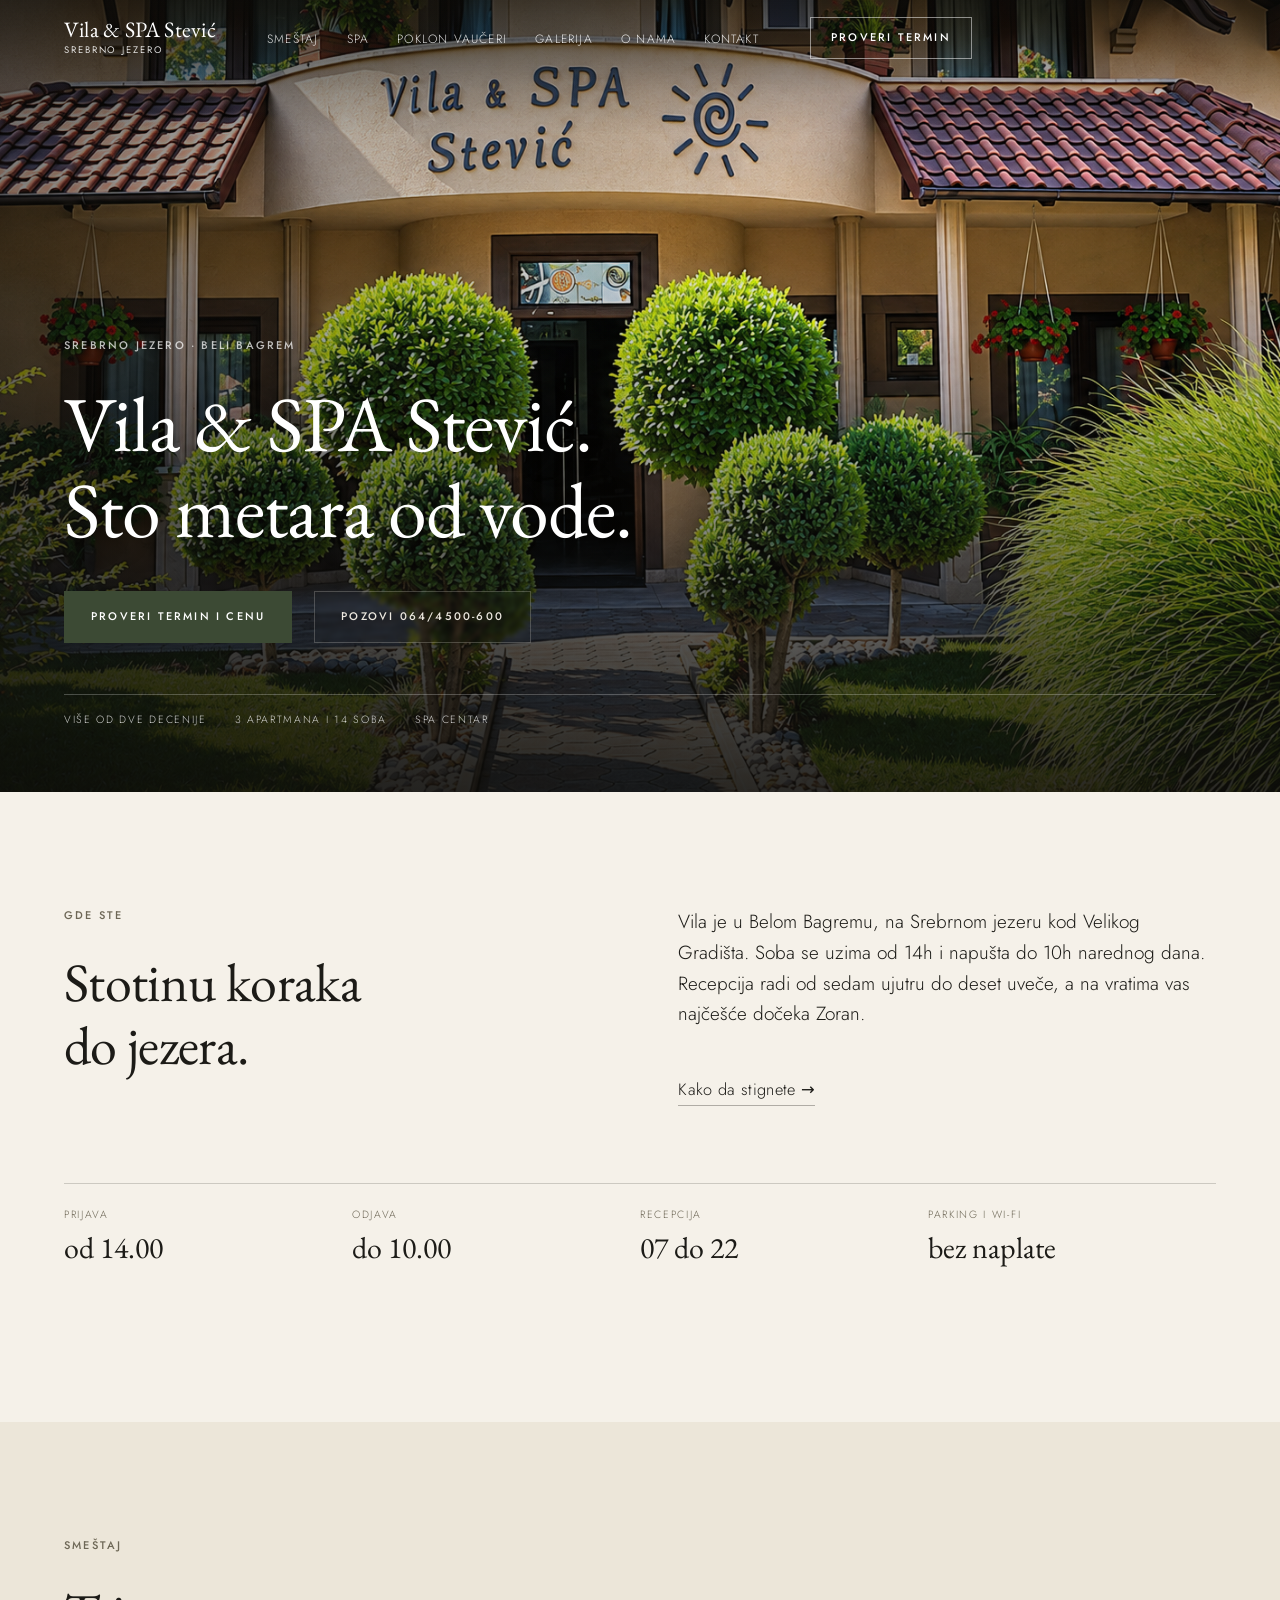
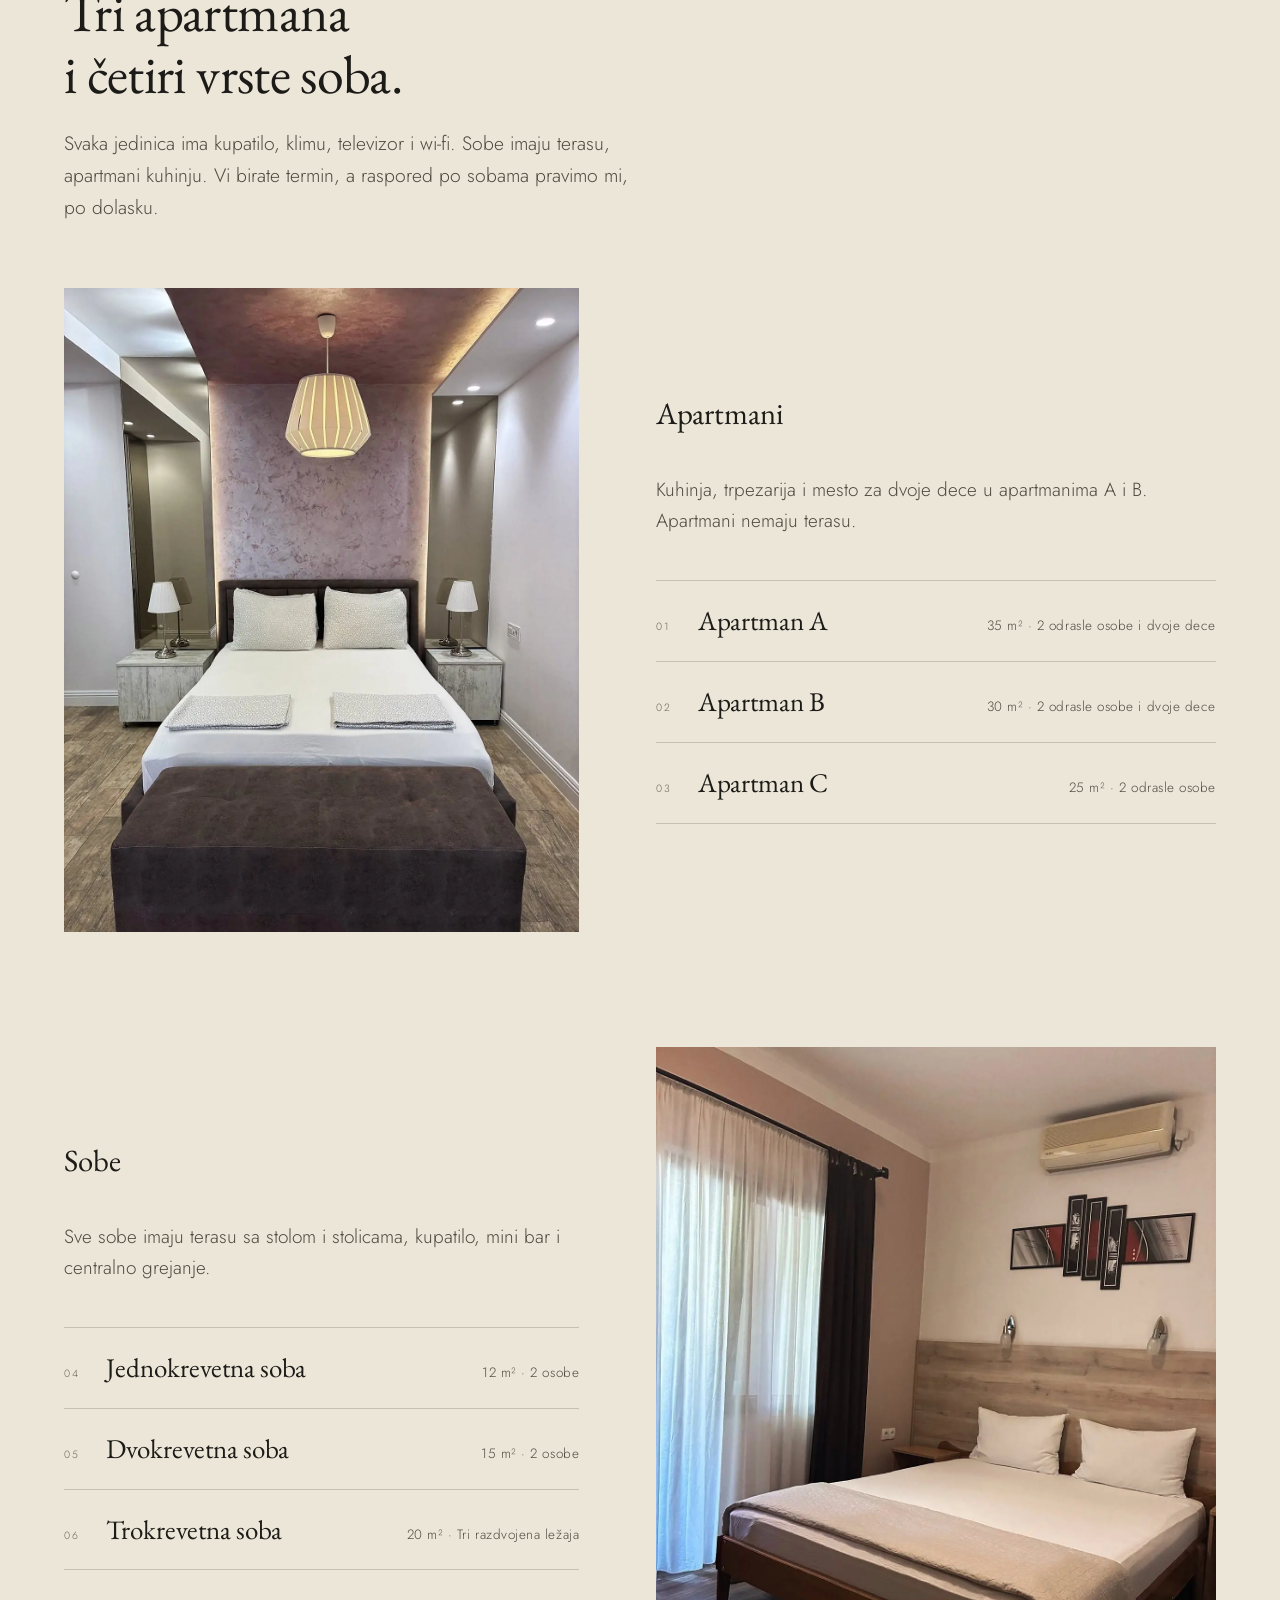
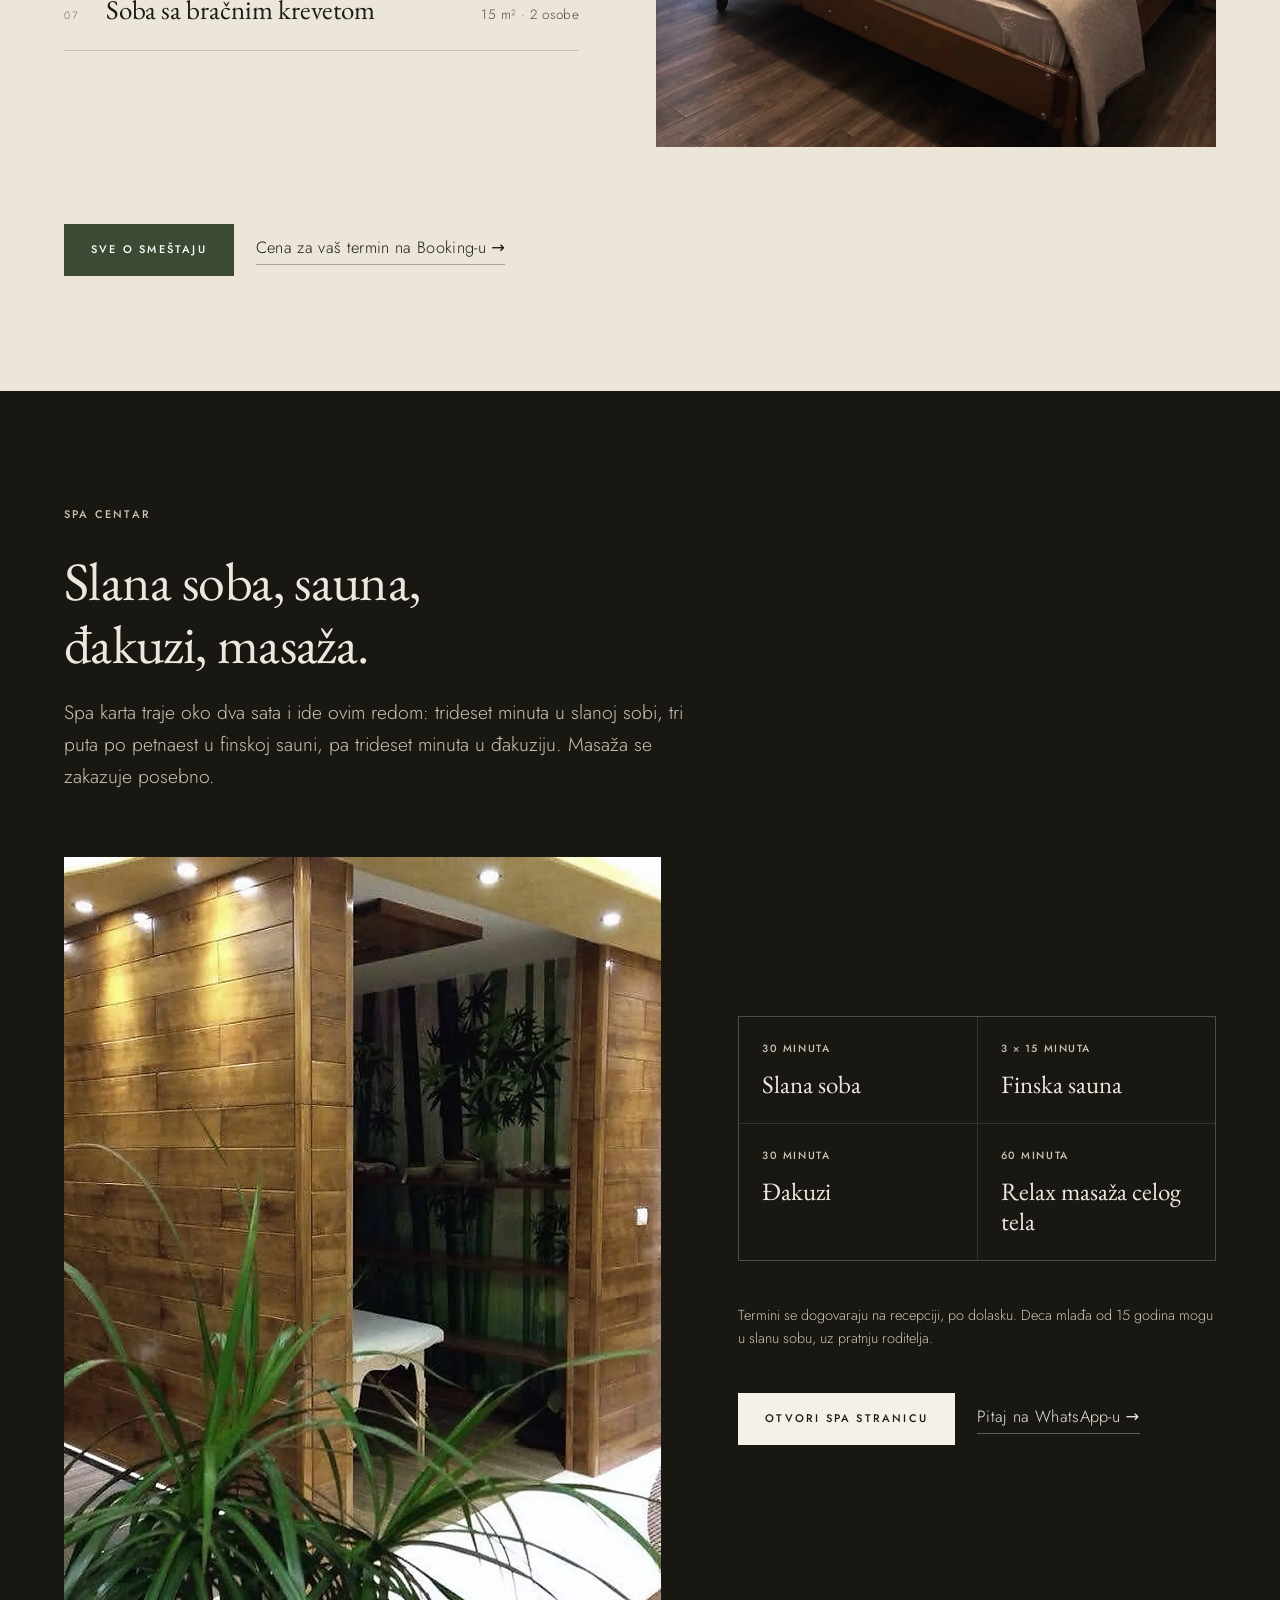
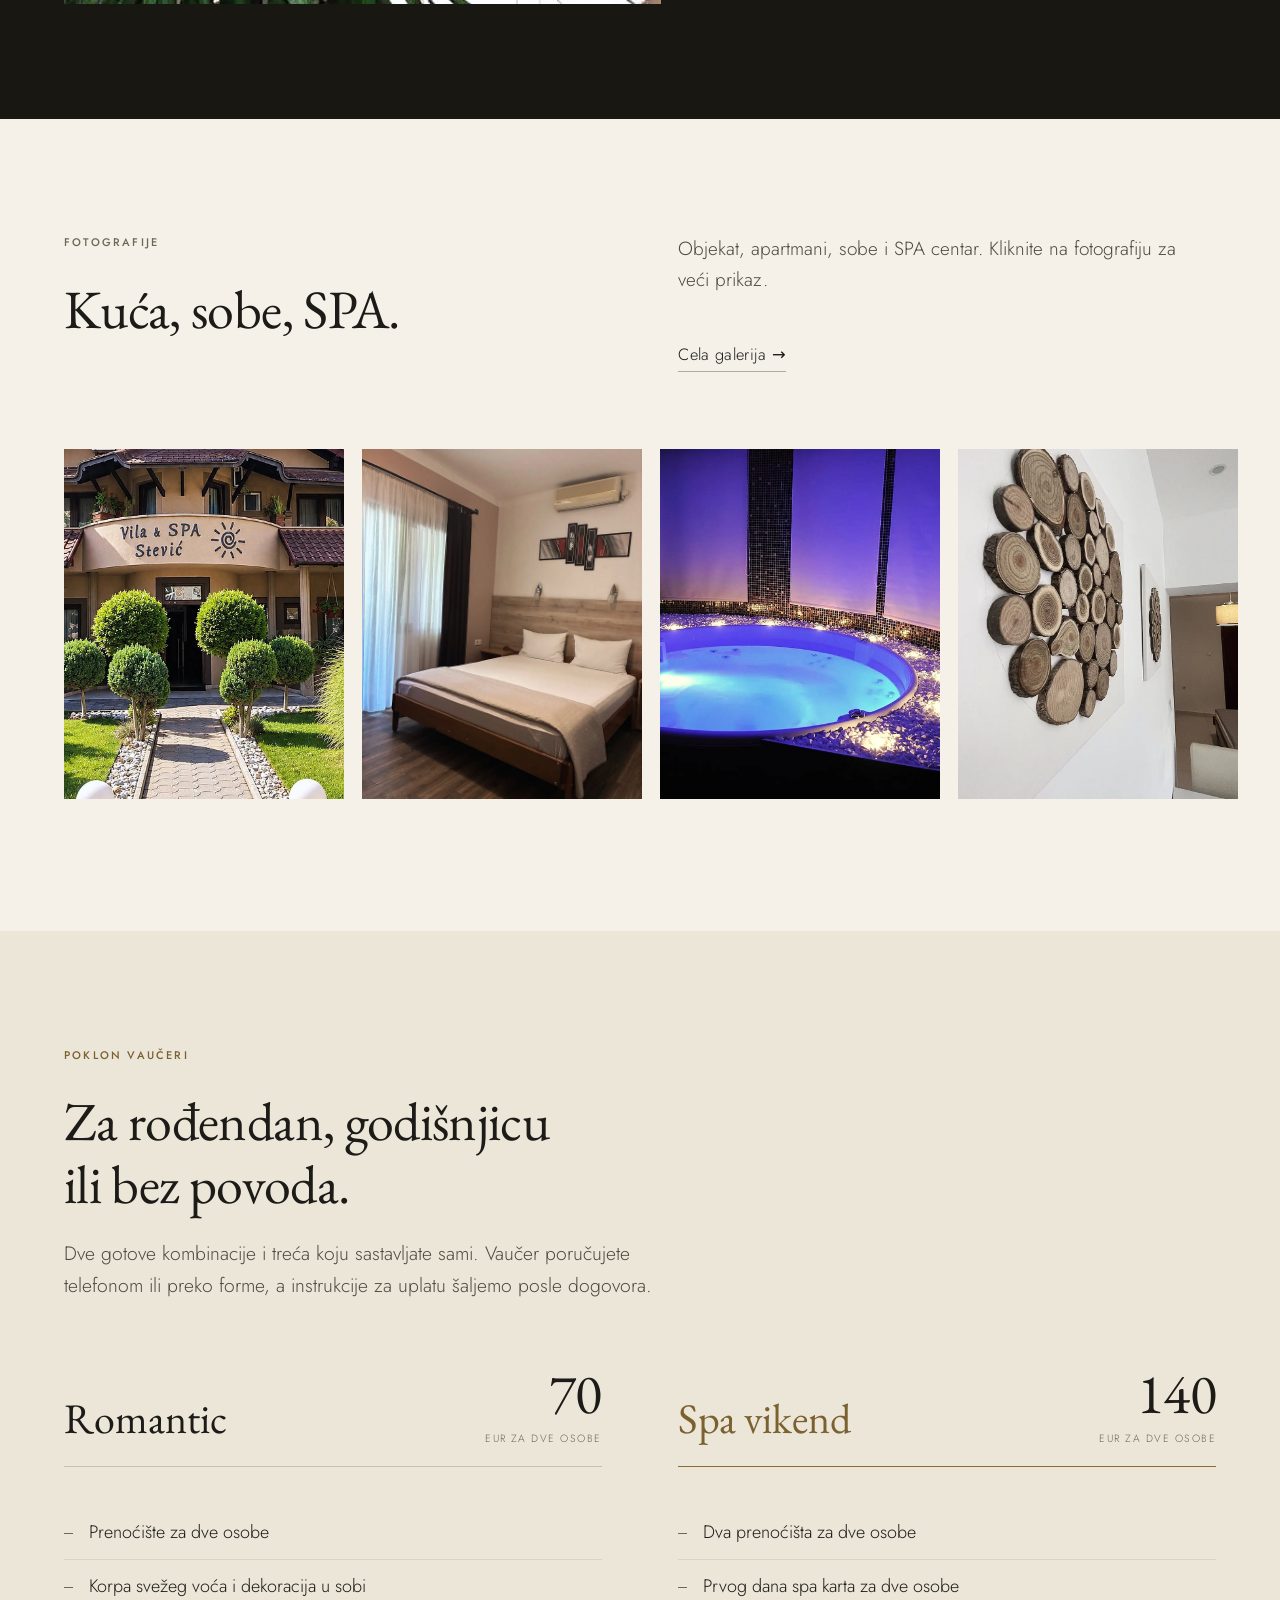
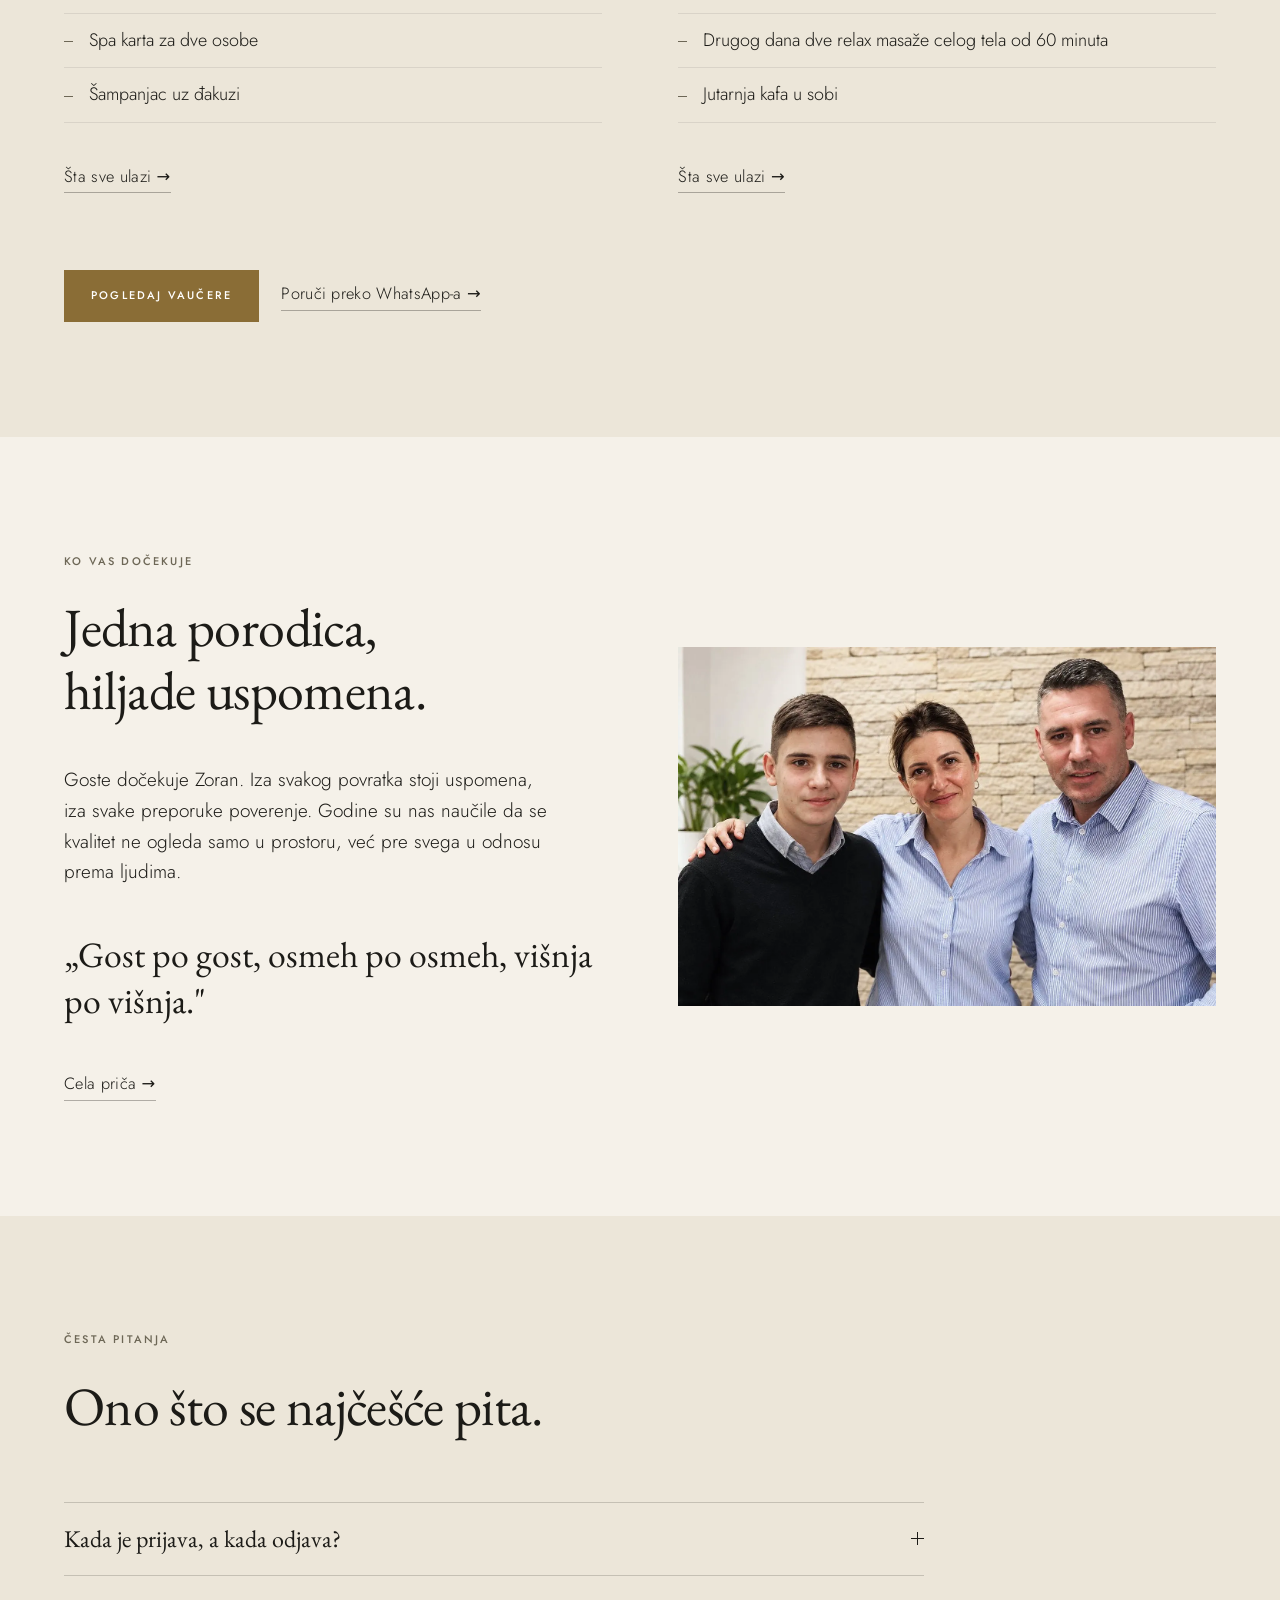
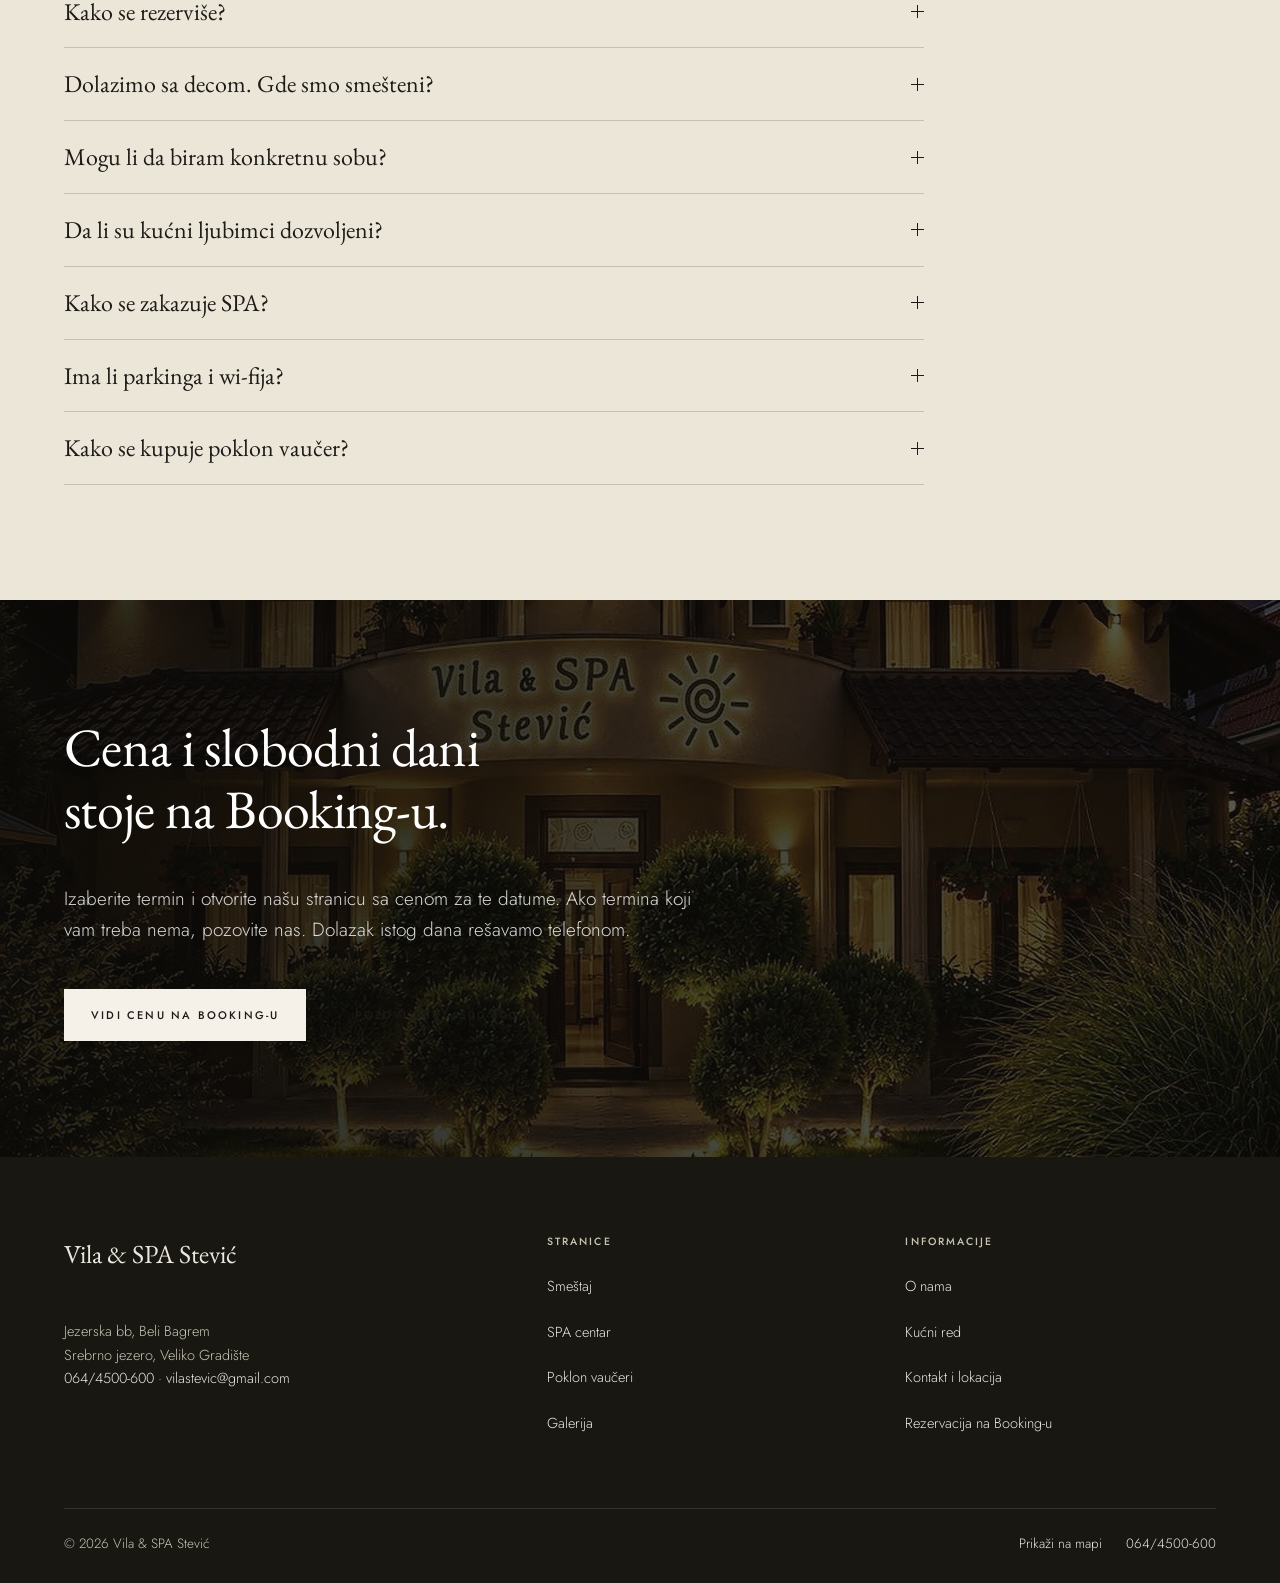
<file: index.html>
<!doctype html>
<html lang="sr">
  <head>
    <meta charset="utf-8" />
    <meta
      name="viewport"
      content="width=device-width, initial-scale=1, viewport-fit=cover"
    />
    <title>
      Vila &amp; SPA Stević | Smeštaj na Srebrnom jezeru sa SPA centrom
    </title>
    <meta
      name="description"
      content="Tri apartmana, četrnaest soba i SPA centar sto metara od Srebrnog jezera, u Belom Bagremu kod Velikog Gradišta. Cena i slobodni dani stoje na Booking-u."
    />
    <link rel="canonical" href="https://www.vilastevic.com/index.html" />
    <meta name="theme-color" content="#f5f1e9" />
    <meta name="robots" content="index, follow" />
    <meta property="og:type" content="website" />
    <meta property="og:locale" content="sr_RS" />
    <meta property="og:site_name" content="Vila &amp; SPA Stević" />
    <meta
      property="og:title"
      content="Vila &amp; SPA Stević | Smeštaj na Srebrnom jezeru sa SPA centrom"
    />
    <meta
      property="og:description"
      content="Tri apartmana, četrnaest soba i SPA centar sto metara od Srebrnog jezera, u Belom Bagremu kod Velikog Gradišta. Cena i slobodni dani stoje na Booking-u."
    />
    <meta property="og:url" content="https://www.vilastevic.com/index.html" />
    <meta
      property="og:image"
      content="https://www.vilastevic.com/slike/og-vila-stevic.jpg"
    />
    <meta property="og:image:width" content="1200" />
    <meta property="og:image:height" content="630" />
    <meta name="twitter:card" content="summary_large_image" />
    <link rel="icon" href="favicon.ico" sizes="32x32" />
    <link rel="icon" href="favicon-32.png" type="image/png" sizes="32x32" />
    <link rel="apple-touch-icon" href="apple-touch-icon.png" />
    <link rel="manifest" href="site.webmanifest" />
    <link rel="preconnect" href="https://fonts.googleapis.com" />
    <link rel="preconnect" href="https://fonts.gstatic.com" crossorigin />
    <link
      rel="preload"
      as="style"
      href="https://fonts.googleapis.com/css2?family=EB+Garamond:wght@400;500&family=Jost:wght@300;400;500&display=swap"
    />
    <link
      rel="stylesheet"
      href="https://fonts.googleapis.com/css2?family=EB+Garamond:wght@400;500&family=Jost:wght@300;400;500&display=swap"
    />
    <link rel="stylesheet" href="css/stil.css" />
    <link
      rel="preload"
      as="image"
      href="slike/hero.webp"
      type="image/webp"
      media="(min-width: 701px)"
    />
    <link
      rel="preload"
      as="image"
      href="slike/hero-usko.webp"
      type="image/webp"
      media="(max-width: 700px)"
    />
    <script type="application/ld+json">
      {
        "@context": "https://schema.org",
        "@type": "Hotel",
        "name": "Vila & SPA Stević",
        "url": "https://www.vilastevic.com/",
        "telephone": "+381644500600",
        "email": "vilastevic@gmail.com",
        "image": "https://www.vilastevic.com/slike/og-vila-stevic.jpg",
        "priceRange": "$$",
        "address": {
          "@type": "PostalAddress",
          "streetAddress": "Jezerska bb, Beli Bagrem",
          "addressLocality": "Veliko Gradište",
          "addressRegion": "Braničevski okrug",
          "addressCountry": "RS"
        },
        "geo": {
          "@type": "GeoCoordinates",
          "latitude": 44.764638,
          "longitude": 21.479723
        },
        "checkinTime": "14:00",
        "checkoutTime": "10:00",
        "petsAllowed": false,
        "amenityFeature": [
          {
            "@type": "LocationFeatureSpecification",
            "name": "SPA centar",
            "value": true
          },
          {
            "@type": "LocationFeatureSpecification",
            "name": "Besplatan parking",
            "value": true
          },
          {
            "@type": "LocationFeatureSpecification",
            "name": "Besplatan wi-fi",
            "value": true
          }
        ],
        "numberOfRooms": 17
      }
    </script>
  </head>
  <body>
    <a class="preskoci" href="#glavno">Preskoči na sadržaj</a>
    <header class="nav nav--preko">
      <div class="omot nav__omot">
        <a class="nav__znak" href="index.html"
          >Vila &amp; SPA Stević<span>Srebrno jezero</span></a
        >
        <nav aria-label="Glavna navigacija">
          <ul class="nav__spisak">
            <li><a href="smestaj.html">Smeštaj</a></li>
            <li><a href="spa.html">SPA</a></li>
            <li><a href="vauceri.html">Poklon vaučeri</a></li>
            <li><a href="galerija.html">Galerija</a></li>
            <li><a href="o-nama.html">O nama</a></li>
            <li><a href="kontakt.html">Kontakt</a></li>
          </ul>
        </nav>
        <button
          type="button"
          class="dugme dugme--tiho nav__akcija"
          data-panel
          aria-controls="panel-termin"
        >
          Proveri termin
        </button>
        <button
          type="button"
          class="nav__meni"
          data-meni
          aria-controls="meni"
          aria-expanded="false"
        >
          <span>Meni</span
          ><span class="nav__crte" aria-hidden="true"><i></i><i></i></span>
        </button>
      </div>
    </header>

    <div class="meni tamno" id="meni" data-otvoren="0">
      <nav aria-label="Sve stranice">
        <ul class="meni__spisak">
          <li>
            <a href="index.html" aria-current="page"><em>01</em>Početna</a>
          </li>
          <li>
            <a href="smestaj.html"><em>02</em>Smeštaj</a>
          </li>
          <li>
            <a href="spa.html"><em>03</em>SPA</a>
          </li>
          <li>
            <a href="vauceri.html"><em>04</em>Poklon vaučeri</a>
          </li>
          <li>
            <a href="galerija.html"><em>05</em>Galerija</a>
          </li>
          <li>
            <a href="o-nama.html"><em>06</em>O nama</a>
          </li>
          <li>
            <a href="kucni-red.html"><em>07</em>Kućni red</a>
          </li>
          <li>
            <a href="kontakt.html"><em>08</em>Kontakt</a>
          </li>
        </ul>
      </nav>
      <div class="meni__dno">
        <a
          class="dugme"
          href="https://www.booking.com/hotel/rs/vila-stevia.html"
          data-booking="1"
          target="_blank"
          rel="noopener"
          >Vidi cenu na Booking-u</a
        >
        <a class="dugme dugme--tiho" href="tel:+381644500600"
          >Pozovi 064/4500-600</a
        >
      </div>
    </div>

    <div
      class="panel"
      id="panel-termin"
      data-otvoren="0"
      role="dialog"
      aria-label="Izbor termina"
    >
      <div class="omot panel__unutra">
        <div class="panel__vrh">
          <p class="natpis" style="margin: 0">Termin i gosti</p>
          <button type="button" class="panel__zatvori" data-panel-zatvori>
            Zatvori
          </button>
        </div>
        <div class="panel__mreza">
          <div class="kal"></div>
          <div>
            <div class="red red--dva">
              <div class="polje">
                <label for="p-odrasli">Odrasli</label>
                <span
                  class="brojac"
                  data-brojac="odrasli"
                  data-min="1"
                  data-max="20"
                >
                  <button type="button" aria-label="Manje odraslih">
                    &minus;
                  </button>
                  <input
                    id="p-odrasli"
                    type="number"
                    min="1"
                    max="20"
                    inputmode="numeric"
                    value="2"
                  />
                  <button type="button" aria-label="Više odraslih">+</button>
                </span>
              </div>
              <div class="polje">
                <label for="p-deca">Deca</label>
                <span
                  class="brojac"
                  data-brojac="deca"
                  data-min="0"
                  data-max="10"
                >
                  <button type="button" aria-label="Manje dece">&minus;</button>
                  <input
                    id="p-deca"
                    type="number"
                    min="0"
                    max="10"
                    inputmode="numeric"
                    value="0"
                  />
                  <button type="button" aria-label="Više dece">+</button>
                </span>
              </div>
            </div>
            <div class="razmak-vrh" data-godine hidden>
              <p class="natpis" style="margin-bottom: 12px">Godine dece</p>
              <div class="red red--dva" data-godine-polja></div>
              <p class="polje__pomoc razmak-vrh">
                Booking traži godine dece da bi prikazao tačnu cenu.
              </p>
            </div>
            <p class="malo tiho razmak-vrh">
              Deca mogu samo u apartmane A i B. Sobe primaju do dve odrasle
              osobe.
            </p>
          </div>
        </div>
        <div class="panel__dno">
          <p class="panel__zbir" data-panel-zbir></p>
          <div class="akcije">
            <a
              class="dugme"
              href="https://www.booking.com/hotel/rs/vila-stevia.html"
              data-booking="1"
              target="_blank"
              rel="noopener"
              >Vidi cenu na Booking-u</a
            >
            <a class="veza" href="kontakt.html"
              >Ili pošaljite upit <span class="veza__strelica">&rarr;</span></a
            >
          </div>
        </div>
      </div>
    </div>

    <main id="glavno">
      <section class="hero">
        <div class="hero__slika">
          <picture
            ><source
              type="image/webp"
              srcset="slike/hero-usko.webp"
              media="(max-width: 700px)" />
            <source type="image/webp" srcset="slike/hero.jpg" />
            <img
              src="slike/hero.jpg"
              alt="Vila Stević, ulaz sa stazom i podšišanim šimširom"
              width="2200"
              height="1074"
              fetchpriority="high"
              decoding="async"
          /></picture>
        </div>
        <div class="hero__vel"></div>
        <div class="omot hero__sadrzaj">
          <p class="natpis" style="color: rgba(255, 255, 255, 0.72)">
            Srebrno jezero &middot; Beli Bagrem
          </p>
          <h1 class="hero__naslov">
            Vila &amp; SPA Stević.<br />Sto metara od vode.
          </h1>
          <div class="akcije hero__akcije">
            <button
              type="button"
              class="dugme"
              data-panel
              aria-controls="panel-termin"
            >
              Proveri termin i cenu
            </button>
            <a class="dugme dugme--tiho" href="tel:+381644500600"
              >Pozovi 064/4500-600</a
            >
          </div>
          <p class="hero__meta">
            <span>Više od dve decenije</span><span>3 apartmana i 14 soba</span
            ><span>SPA centar</span>
          </p>
        </div>
      </section>
      <section class="odeljak">
        <div class="omot">
          <div class="blok blok--vrh">
            <div class="anim">
              <p class="natpis">Gde ste</p>
              <h2 class="veliki">Stotinu koraka<br />do jezera.</h2>
            </div>
            <div class="anim">
              <p>
                Vila je u Belom Bagremu, na Srebrnom jezeru kod Velikog
                Gradišta. Soba se uzima od 14h i napušta do 10h narednog dana.
                Recepcija radi od sedam ujutru do deset uveče, a na vratima vas
                najčešće dočeka Zoran.
              </p>
              <p class="razmak-vrh">
                <a class="veza" href="kontakt.html"
                  >Kako da stignete
                  <span class="veza__strelica">&rarr;</span></a
                >
              </p>
            </div>
          </div>
          <dl class="cinjenice razmak-vrh-veliki anim">
            <div>
              <dt>Prijava</dt>
              <dd>od 14.00</dd>
            </div>
            <div>
              <dt>Odjava</dt>
              <dd>do 10.00</dd>
            </div>
            <div>
              <dt>Recepcija</dt>
              <dd>07 do 22</dd>
            </div>
            <div>
              <dt>Parking i wi-fi</dt>
              <dd>bez naplate</dd>
            </div>
          </dl>
        </div>
      </section>
      <section class="odeljak odeljak--alt" id="smestaj">
        <div class="omot">
          <div class="uvod anim">
            <p class="natpis">Smeštaj</p>
            <h2 class="uvod__naslov">
              Tri apartmana<br />i četiri vrste soba.
            </h2>
            <p class="uvod__lead">
              Svaka jedinica ima kupatilo, klimu, televizor i wi-fi. Sobe imaju
              terasu, apartmani kuhinju. Vi birate termin, a raspored po sobama
              pravimo mi, po dolasku.
            </p>
          </div>

          <div class="blok blok--usko">
            <figure class="anim-foto">
              <div class="foto foto--45">
                <picture
                  ><source
                    type="image/webp"
                    srcset="slike/apartman-a-1.webp"
                    sizes="(min-width: 900px) 44vw, 92vw" />
                  <img
                    src="slike/apartman-a-1.jpg"
                    alt="Spavaća soba apartmana A"
                    width="1200"
                    height="1500"
                    loading="lazy"
                    decoding="async"
                /></picture>
              </div>
            </figure>
            <div class="anim">
              <h3 class="srednji">Apartmani</h3>
              <p class="tiho razmak-vrh">
                Kuhinja, trpezarija i mesto za dvoje dece u apartmanima A i B.
                Apartmani nemaju terasu.
              </p>
              <div class="razmak-vrh">
                <ul class="spisak">
                  <li>
                    <a class="stavka" href="smestaj.html#apartman-a"
                      ><span class="stavka__broj">01</span
                      ><span class="stavka__ime">Apartman A</span
                      ><span class="stavka__meta"
                        >35 m² &middot; 2 odrasle osobe i dvoje dece</span
                      ></a
                    >
                  </li>
                  <li>
                    <a class="stavka" href="smestaj.html#apartman-b"
                      ><span class="stavka__broj">02</span
                      ><span class="stavka__ime">Apartman B</span
                      ><span class="stavka__meta"
                        >30 m² &middot; 2 odrasle osobe i dvoje dece</span
                      ></a
                    >
                  </li>
                  <li>
                    <a class="stavka" href="smestaj.html#apartman-c"
                      ><span class="stavka__broj">03</span
                      ><span class="stavka__ime">Apartman C</span
                      ><span class="stavka__meta"
                        >25 m² &middot; 2 odrasle osobe</span
                      ></a
                    >
                  </li>
                </ul>
              </div>
            </div>
          </div>

          <div class="blok blok--usko blok--obrnut">
            <figure class="anim-foto">
              <div class="foto foto--45">
                <picture
                  ><source
                    type="image/webp"
                    srcset="slike/soba-bracni-1.webp"
                    sizes="(min-width: 900px) 44vw, 92vw" />
                  <img
                    src="slike/soba-bracni-1.jpg"
                    alt="Soba sa bračnim krevetom"
                    width="1200"
                    height="1500"
                    loading="lazy"
                    decoding="async"
                /></picture>
              </div>
            </figure>
            <div class="anim">
              <h3 class="srednji">Sobe</h3>
              <p class="tiho razmak-vrh">
                Sve sobe imaju terasu sa stolom i stolicama, kupatilo, mini bar
                i centralno grejanje.
              </p>
              <div class="razmak-vrh">
                <ul class="spisak">
                  <li>
                    <a class="stavka" href="smestaj.html#soba-jednokrevetna"
                      ><span class="stavka__broj">04</span
                      ><span class="stavka__ime">Jednokrevetna soba</span
                      ><span class="stavka__meta"
                        >12 m² &middot; 2 osobe</span
                      ></a
                    >
                  </li>
                  <li>
                    <a class="stavka" href="smestaj.html#soba-dvokrevetna"
                      ><span class="stavka__broj">05</span
                      ><span class="stavka__ime">Dvokrevetna soba</span
                      ><span class="stavka__meta"
                        >15 m² &middot; 2 osobe</span
                      ></a
                    >
                  </li>
                  <li>
                    <a class="stavka" href="smestaj.html#soba-trokrevetna"
                      ><span class="stavka__broj">06</span
                      ><span class="stavka__ime">Trokrevetna soba</span
                      ><span class="stavka__meta"
                        >20 m² &middot; Tri razdvojena ležaja</span
                      ></a
                    >
                  </li>
                  <li>
                    <a class="stavka" href="smestaj.html#soba-bracni"
                      ><span class="stavka__broj">07</span
                      ><span class="stavka__ime">Soba sa bračnim krevetom</span
                      ><span class="stavka__meta"
                        >15 m² &middot; 2 osobe</span
                      ></a
                    >
                  </li>
                </ul>
              </div>
            </div>
          </div>

          <div class="akcije razmak-vrh-veliki anim">
            <a class="dugme" href="smestaj.html">Sve o smeštaju</a>
            <a
              class="veza"
              href="https://www.booking.com/hotel/rs/vila-stevia.html"
              data-booking="1"
              target="_blank"
              rel="noopener"
              >Cena za vaš termin na Booking-u
              <span class="veza__strelica">&rarr;</span></a
            >
          </div>
        </div>
      </section>
      <section class="odeljak tamno" id="spa">
        <div class="omot">
          <div class="uvod anim">
            <p class="natpis">SPA centar</p>
            <h2 class="uvod__naslov">
              Slana soba, sauna,<br />đakuzi, masaža.
            </h2>
            <p class="uvod__lead">
              Spa karta traje oko dva sata i ide ovim redom: trideset minuta u
              slanoj sobi, tri puta po petnaest u finskoj sauni, pa trideset
              minuta u đakuziju. Masaža se zakazuje posebno.
            </p>
          </div>
          <div class="blok blok--siroko">
            <figure class="anim-foto">
              <div class="foto foto--45">
                <picture
                  ><source
                    type="image/webp"
                    srcset="slike/spa-hodnik.webp"
                    sizes="(min-width: 900px) 52vw, 92vw" />
                  <img
                    src="slike/spa-hodnik.jpg"
                    alt="Prolaz kroz SPA centar, drvena obloga i zelenilo"
                    width="1100"
                    height="1376"
                    loading="lazy"
                    decoding="async"
                /></picture>
              </div>
            </figure>
            <div class="anim">
              <div class="karte karte--tesno">
                <div class="karta anim">
                  <span class="karta__broj">30 minuta</span
                  ><span class="karta__ime">Slana soba</span>
                </div>
                <div class="karta anim">
                  <span class="karta__broj">3 × 15 minuta</span
                  ><span class="karta__ime">Finska sauna</span>
                </div>
                <div class="karta anim">
                  <span class="karta__broj">30 minuta</span
                  ><span class="karta__ime">Đakuzi</span>
                </div>
                <div class="karta anim">
                  <span class="karta__broj">60 minuta</span
                  ><span class="karta__ime">Relax masaža celog tela</span>
                </div>
              </div>
              <p class="malo tiho razmak-vrh">
                Termini se dogovaraju na recepciji, po dolasku. Deca mlađa od 15
                godina mogu u slanu sobu, uz pratnju roditelja.
              </p>
              <div class="akcije razmak-vrh">
                <a class="dugme dugme--svetlo" href="spa.html"
                  >Otvori SPA stranicu</a
                >
                <a class="veza" href="#" data-wa="" data-wa-tema="spa"
                  >Pitaj na WhatsApp-u
                  <span class="veza__strelica">&rarr;</span></a
                >
              </div>
            </div>
          </div>
        </div>
      </section>
      <section class="odeljak">
        <div class="omot">
          <div class="blok blok--vrh">
            <div class="anim">
              <p class="natpis">Fotografije</p>
              <h2 class="veliki">Kuća, sobe, SPA.</h2>
            </div>
            <div class="anim">
              <p class="tiho">
                Objekat, apartmani, sobe i SPA centar. Kliknite na fotografiju
                za veći prikaz.
              </p>
              <p class="razmak-vrh">
                <a class="veza" href="galerija.html"
                  >Cela galerija <span class="veza__strelica">&rarr;</span></a
                >
              </p>
            </div>
          </div>
        </div>
        <div class="omot omot--pun razmak-vrh-veliki">
          <div class="niz">
            <figure class="anim-foto">
              <button
                type="button"
                class="plocica"
                data-lb="pocetna"
                data-puna="slike/vila-dan.jpg"
              >
                <picture
                  ><source
                    type="image/webp"
                    srcset="slike/vila-dan.webp"
                    sizes="(min-width: 900px) 24vw, 62vw" />
                  <img
                    src="slike/vila-dan.jpg"
                    alt="Vila Stević danju"
                    loading="lazy"
                    decoding="async"
                /></picture>
              </button>
            </figure>
            <figure class="anim-foto">
              <button
                type="button"
                class="plocica"
                data-lb="pocetna"
                data-puna="slike/soba-bracni-1.jpg"
              >
                <picture
                  ><source
                    type="image/webp"
                    srcset="slike/soba-bracni-1.webp"
                    sizes="(min-width: 900px) 24vw, 62vw" />
                  <img
                    src="slike/soba-bracni-1.jpg"
                    alt="Soba sa bračnim krevetom"
                    loading="lazy"
                    decoding="async"
                /></picture>
              </button>
            </figure>
            <figure class="anim-foto">
              <button
                type="button"
                class="plocica"
                data-lb="pocetna"
                data-puna="slike/spa-djakuzi.jpg"
              >
                <picture
                  ><source
                    type="image/webp"
                    srcset="slike/spa-djakuzi.webp"
                    sizes="(min-width: 900px) 24vw, 62vw" />
                  <img
                    src="slike/spa-djakuzi.jpg"
                    alt="Đakuzi u SPA centru"
                    loading="lazy"
                    decoding="async"
                /></picture>
              </button>
            </figure>
            <figure class="anim-foto">
              <button
                type="button"
                class="plocica"
                data-lb="pocetna"
                data-puna="slike/apartman-c-3.jpg"
              >
                <picture
                  ><source
                    type="image/webp"
                    srcset="slike/apartman-c-3.webp"
                    sizes="(min-width: 900px) 24vw, 62vw" />
                  <img
                    src="slike/apartman-c-3.jpg"
                    alt="Detalj u apartmanu C"
                    loading="lazy"
                    decoding="async"
                /></picture>
              </button>
            </figure>
            <figure class="anim-foto">
              <button
                type="button"
                class="plocica"
                data-lb="pocetna"
                data-puna="slike/soba-trokrevetna-2.jpg"
              >
                <picture
                  ><source
                    type="image/webp"
                    srcset="slike/soba-trokrevetna-2.webp"
                    sizes="(min-width: 900px) 24vw, 62vw" />
                  <img
                    src="slike/soba-trokrevetna-2.jpg"
                    alt="Natkrivena terasa"
                    loading="lazy"
                    decoding="async"
                /></picture>
              </button>
            </figure>
            <figure class="anim-foto">
              <button
                type="button"
                class="plocica"
                data-lb="pocetna"
                data-puna="slike/spa-sauna.jpg"
              >
                <picture
                  ><source
                    type="image/webp"
                    srcset="slike/spa-sauna.webp"
                    sizes="(min-width: 900px) 24vw, 62vw" />
                  <img
                    src="slike/spa-sauna.jpg"
                    alt="Finska sauna"
                    loading="lazy"
                    decoding="async"
                /></picture>
              </button>
            </figure>
            <figure class="anim-foto">
              <button
                type="button"
                class="plocica"
                data-lb="pocetna"
                data-puna="slike/apartman-b-1.jpg"
              >
                <picture
                  ><source
                    type="image/webp"
                    srcset="slike/apartman-b-1.webp"
                    sizes="(min-width: 900px) 24vw, 62vw" />
                  <img
                    src="slike/apartman-b-1.jpg"
                    alt="Apartman B"
                    loading="lazy"
                    decoding="async"
                /></picture>
              </button>
            </figure>
            <figure class="anim-foto">
              <button
                type="button"
                class="plocica"
                data-lb="pocetna"
                data-puna="slike/soba-jednokrevetna-3.jpg"
              >
                <picture
                  ><source
                    type="image/webp"
                    srcset="slike/soba-jednokrevetna-3.webp"
                    sizes="(min-width: 900px) 24vw, 62vw" />
                  <img
                    src="slike/soba-jednokrevetna-3.jpg"
                    alt="Terasa sa zelenilom"
                    loading="lazy"
                    decoding="async"
                /></picture>
              </button>
            </figure>
          </div>
        </div>
      </section>
      <section class="odeljak odeljak--alt" id="vauceri">
        <div class="omot">
          <div class="uvod anim">
            <p class="natpis natpis--mesing">Poklon vaučeri</p>
            <h2 class="uvod__naslov">
              Za rođendan, godišnjicu<br />ili bez povoda.
            </h2>
            <p class="uvod__lead">
              Dve gotove kombinacije i treća koju sastavljate sami. Vaučer
              poručujete telefonom ili preko forme, a instrukcije za uplatu
              šaljemo posle dogovora.
            </p>
          </div>
          <div class="blok">
            <div class="vaucer anim">
              <div class="vaucer__zaglavlje">
                <h3 class="vaucer__ime">Romantic</h3>
                <p class="vaucer__cena">
                  <b>70</b><span>EUR za dve osobe</span>
                </p>
              </div>
              <ul class="vaucer__spisak">
                <li>Prenoćište za dve osobe</li>
                <li>Korpa svežeg voća i dekoracija u sobi</li>
                <li>Spa karta za dve osobe</li>
                <li>Šampanjac uz đakuzi</li>
              </ul>
              <p>
                <a class="veza" href="vauceri.html#romantic"
                  >Šta sve ulazi <span class="veza__strelica">&rarr;</span></a
                >
              </p>
            </div>
            <div class="vaucer vaucer--mesing anim">
              <div class="vaucer__zaglavlje">
                <h3 class="vaucer__ime">Spa vikend</h3>
                <p class="vaucer__cena">
                  <b>140</b><span>EUR za dve osobe</span>
                </p>
              </div>
              <ul class="vaucer__spisak">
                <li>Dva prenoćišta za dve osobe</li>
                <li>Prvog dana spa karta za dve osobe</li>
                <li>Drugog dana dve relax masaže celog tela od 60 minuta</li>
                <li>Jutarnja kafa u sobi</li>
              </ul>
              <p>
                <a class="veza" href="vauceri.html#spa-vikend"
                  >Šta sve ulazi <span class="veza__strelica">&rarr;</span></a
                >
              </p>
            </div>
          </div>
          <div class="akcije razmak-vrh-veliki anim">
            <a class="dugme dugme--mesing" href="vauceri.html"
              >Pogledaj vaučere</a
            >
            <a class="veza" href="#" data-wa="" data-wa-tema="vaucer"
              >Poruči preko WhatsApp-a
              <span class="veza__strelica">&rarr;</span></a
            >
          </div>
        </div>
      </section>
      <section class="odeljak">
        <div class="omot">
          <div class="blok blok--obrnut blok--tekst-prvi">
            <figure class="anim-foto">
              <div class="foto foto--32">
                <picture
                  ><source
                    type="image/webp"
                    srcset="slike/domacini.webp"
                    sizes="(min-width: 900px) 46vw, 92vw" />
                  <img
                    src="slike/domacini.jpg"
                    alt="Porodica Stević ispred vile"
                    width="1400"
                    height="933"
                    loading="lazy"
                    decoding="async"
                /></picture>
              </div>
            </figure>
            <div class="anim">
              <p class="natpis">Ko vas dočekuje</p>
              <h2 class="veliki">Jedna porodica,<br />hiljade uspomena.</h2>
              <p class="razmak-vrh">
                Goste dočekuje Zoran. Iza svakog povratka stoji uspomena, iza
                svake preporuke poverenje. Godine su nas naučile da se kvalitet
                ne ogleda samo u prostoru, već pre svega u odnosu prema ljudima.
              </p>
              <p class="citat razmak-vrh">
                „Gost po gost, osmeh po osmeh, višnja po višnja."
              </p>
              <p class="razmak-vrh">
                <a class="veza" href="o-nama.html"
                  >Cela priča <span class="veza__strelica">&rarr;</span></a
                >
              </p>
            </div>
          </div>
        </div>
      </section>
      <section class="odeljak odeljak--alt">
        <div class="omot">
          <div class="uvod anim">
            <p class="natpis">Česta pitanja</p>
            <h2 class="uvod__naslov">Ono što se najčešće pita.</h2>
          </div>
          <div style="max-width: 860px">
            <div class="pitanja">
              <div class="pitanje anim" data-otvoreno="0">
                <h3>
                  <button type="button" class="pitanje__dugme">
                    Kada je prijava, a kada odjava?<span
                      class="pitanje__znak"
                      aria-hidden="true"
                    ></span>
                  </button>
                </h3>
                <div class="pitanje__telo">
                  <div>
                    <p>
                      Soba se izdaje od 14h, a napušta do 10h narednog dana. Ako
                      vam treba kasnija odjava, pitajte na recepciji.
                    </p>
                  </div>
                </div>
              </div>
              <div class="pitanje anim" data-otvoreno="0">
                <h3>
                  <button type="button" class="pitanje__dugme">
                    Kako se rezerviše?<span
                      class="pitanje__znak"
                      aria-hidden="true"
                    ></span>
                  </button>
                </h3>
                <div class="pitanje__telo">
                  <div>
                    <p>
                      Izaberite termin i otvorite našu stranicu na Booking-u,
                      gde stoje cena i slobodni dani. Ako termin koji vam treba
                      nije tamo, pozovite 064/4500-600. Dolazak istog dana
                      rešavamo telefonom.
                    </p>
                  </div>
                </div>
              </div>
              <div class="pitanje anim" data-otvoreno="0">
                <h3>
                  <button type="button" class="pitanje__dugme">
                    Dolazimo sa decom. Gde smo smešteni?<span
                      class="pitanje__znak"
                      aria-hidden="true"
                    ></span>
                  </button>
                </h3>
                <div class="pitanje__telo">
                  <div>
                    <p>
                      U apartmane A i B. Oba primaju dve odrasle osobe i dvoje
                      dece. Sobe primaju do dve odrasle osobe.
                    </p>
                  </div>
                </div>
              </div>
              <div class="pitanje anim" data-otvoreno="0">
                <h3>
                  <button type="button" class="pitanje__dugme">
                    Mogu li da biram konkretnu sobu?<span
                      class="pitanje__znak"
                      aria-hidden="true"
                    ></span>
                  </button>
                </h3>
                <div class="pitanje__telo">
                  <div>
                    <p>
                      Birate termin i tip smeštaja. Raspored po sobama pravimo
                      mi, po dolasku, jer su sobe istog tipa iste.
                    </p>
                  </div>
                </div>
              </div>
              <div class="pitanje anim" data-otvoreno="0">
                <h3>
                  <button type="button" class="pitanje__dugme">
                    Da li su kućni ljubimci dozvoljeni?<span
                      class="pitanje__znak"
                      aria-hidden="true"
                    ></span>
                  </button>
                </h3>
                <div class="pitanje__telo">
                  <div>
                    <p>
                      Nisu. Objekat nije registrovan za boravak kućnih
                      ljubimaca.
                    </p>
                  </div>
                </div>
              </div>
              <div class="pitanje anim" data-otvoreno="0">
                <h3>
                  <button type="button" class="pitanje__dugme">
                    Kako se zakazuje SPA?<span
                      class="pitanje__znak"
                      aria-hidden="true"
                    ></span>
                  </button>
                </h3>
                <div class="pitanje__telo">
                  <div>
                    <p>
                      Na recepciji, po dolasku. Termini se ne zakazuju preko
                      sajta.
                    </p>
                  </div>
                </div>
              </div>
              <div class="pitanje anim" data-otvoreno="0">
                <h3>
                  <button type="button" class="pitanje__dugme">
                    Ima li parkinga i wi-fija?<span
                      class="pitanje__znak"
                      aria-hidden="true"
                    ></span>
                  </button>
                </h3>
                <div class="pitanje__telo">
                  <div>
                    <p>
                      Ima, oboje bez naplate. Wi-fi radi u svim sobama i
                      apartmanima.
                    </p>
                  </div>
                </div>
              </div>
              <div class="pitanje anim" data-otvoreno="0">
                <h3>
                  <button type="button" class="pitanje__dugme">
                    Kako se kupuje poklon vaučer?<span
                      class="pitanje__znak"
                      aria-hidden="true"
                    ></span>
                  </button>
                </h3>
                <div class="pitanje__telo">
                  <div>
                    <p>
                      Javite nam koji vaučer želite, telefonom, WhatsApp-om ili
                      preko forme. Posle dogovora šaljemo instrukcije za uplatu.
                    </p>
                  </div>
                </div>
              </div>
            </div>
          </div>
        </div>
      </section>
    </main>
    <section class="kraj">
      <div class="kraj__slika">
        <picture
          ><source type="image/webp" srcset="slike/vila-noc.webp" />
          <img
            src="slike/vila-noc.jpg"
            alt="Vila Stević uveče, osvetljena staza do ulaza"
            loading="lazy"
            decoding="async"
        /></picture>
      </div>
      <div class="kraj__vel"></div>
      <div class="omot">
        <div class="kraj__sadrzaj">
          <h2 class="veliki anim">
            Cena i slobodni dani<br />stoje na Booking-u.
          </h2>
          <p
            class="anim razmak-vrh"
            style="color: rgba(255, 255, 255, 0.84); max-width: 34em"
          >
            Izaberite termin i otvorite našu stranicu sa cenom za te datume. Ako
            termina koji vam treba nema, pozovite nas. Dolazak istog dana
            rešavamo telefonom.
          </p>
          <div class="akcije anim razmak-vrh">
            <a
              class="dugme dugme--svetlo"
              href="https://www.booking.com/hotel/rs/vila-stevia.html"
              data-booking="1"
              target="_blank"
              rel="noopener"
              >Vidi cenu na Booking-u</a
            >
            <a class="dugme dugme--tiho" href="tel:+381644500600"
              >Pozovi 064/4500-600</a
            >
          </div>
        </div>
      </div>
    </section>
    <footer class="podnozje">
      <div class="omot">
        <div class="podnozje__mreza">
          <div>
            <p class="podnozje__znak">Vila &amp; SPA Stević</p>
            <address class="razmak-vrh">
              Jezerska bb, Beli Bagrem<br />
              Srebrno jezero, Veliko Gradište<br />
              <a href="tel:+381644500600">064/4500-600</a> &middot;
              <a href="mailto:vilastevic@gmail.com">vilastevic@gmail.com</a>
            </address>
          </div>
          <div>
            <p class="podnozje__naslov">Stranice</p>
            <ul>
              <li><a href="smestaj.html">Smeštaj</a></li>
              <li><a href="spa.html">SPA centar</a></li>
              <li><a href="vauceri.html">Poklon vaučeri</a></li>
              <li><a href="galerija.html">Galerija</a></li>
            </ul>
          </div>
          <div>
            <p class="podnozje__naslov">Informacije</p>
            <ul>
              <li><a href="o-nama.html">O nama</a></li>
              <li><a href="kucni-red.html">Kućni red</a></li>
              <li><a href="kontakt.html">Kontakt i lokacija</a></li>
              <li>
                <a
                  href="https://www.booking.com/hotel/rs/vila-stevia.html"
                  data-booking="1"
                  target="_blank"
                  rel="noopener"
                  >Rezervacija na Booking-u</a
                >
              </li>
            </ul>
          </div>
        </div>
        <div class="podnozje__dno">
          <p>&copy; <span id="godina">2026</span> Vila &amp; SPA Stević</p>
          <a
            href="https://www.google.com/maps/place/ViLa+%26+SPA+STEVI%C4%86/@44.764936,21.4796581,17z/data=!4m9!3m8!1s0x47505589f6d74907:0x3c22963df602519a!5m2!4m1!1i2!8m2!3d44.7649322!4d21.482233!16s%2Fg%2F119wqx9x7?entry=ttu&g_ep=EgoyMDI2MDkxMy4wIKXMDSoASAFQAw%3D%3D"
            target="_blank"
            rel="noopener"
            >Prikaži na mapi</a
          >
          <a href="tel:+381644500600">064/4500-600</a>
        </div>
      </div>
    </footer>
    <nav class="mobilna" aria-label="Brze akcije">
      <a href="tel:+381644500600"
        ><svg
          viewBox="0 0 24 24"
          fill="none"
          stroke="currentColor"
          stroke-width="1.3"
          aria-hidden="true"
        >
          <path
            d="M6.5 3h3l1.5 4-2 1.5a12 12 0 0 0 5.5 5.5L16 12l4 1.5v3a2 2 0 0 1-2.2 2A16.5 16.5 0 0 1 3.5 5.2 2 2 0 0 1 5.5 3z"
          /></svg
        ><span>Pozovi</span></a
      >
      <a href="#" data-wa="" data-wa-tema=""
        ><svg
          viewBox="0 0 24 24"
          fill="none"
          stroke="currentColor"
          stroke-width="1.3"
          aria-hidden="true"
        >
          <path d="M3.5 20.5 5 16.3A8.4 8.4 0 1 1 8.2 19.3z" />
          <path
            d="M8.8 9.2c.3 1 .9 2 1.7 2.8s1.8 1.4 2.8 1.7l1-1.2 2.1.8v1.6c-1.7.5-4-.4-5.9-2.3S8 8.2 8.4 6.5H10l.8 2.1z"
          /></svg
        ><span>WhatsApp</span></a
      >
      <a
        href="https://www.booking.com/hotel/rs/vila-stevia.html"
        data-booking="1"
        target="_blank"
        rel="noopener"
        ><svg
          viewBox="0 0 24 24"
          fill="none"
          stroke="currentColor"
          stroke-width="1.3"
          aria-hidden="true"
        >
          <path d="M5 4h14v16l-7-3.5L5 20z" /></svg
        ><span>Cena</span></a
      >
    </nav>
    <dialog class="svetlo-kutija" id="svetlo-kutija" aria-label="Fotografija">
      <div class="svetlo-kutija__vrh">
        <span class="svetlo-kutija__broj" data-lb-broj></span>
        <button type="button" class="svetlo-kutija__x" data-lb-x>
          Zatvori
        </button>
      </div>
      <div class="svetlo-kutija__slika"><img alt="" data-lb-slika /></div>
      <button
        type="button"
        class="svetlo-kutija__strelica svetlo-kutija__strelica--nazad"
        data-lb-nazad
        aria-label="Prethodna"
      >
        &#8249;
      </button>
      <button
        type="button"
        class="svetlo-kutija__strelica svetlo-kutija__strelica--napred"
        data-lb-napred
        aria-label="Sledeća"
      >
        &#8250;
      </button>
      <p class="svetlo-kutija__potpis" data-lb-potpis></p>
    </dialog>
    <script src="js/skripta.js" defer></script>
    <script>
      document.getElementById("godina").textContent = new Date().getFullYear();
    </script>
  </body>
</html>
</file>
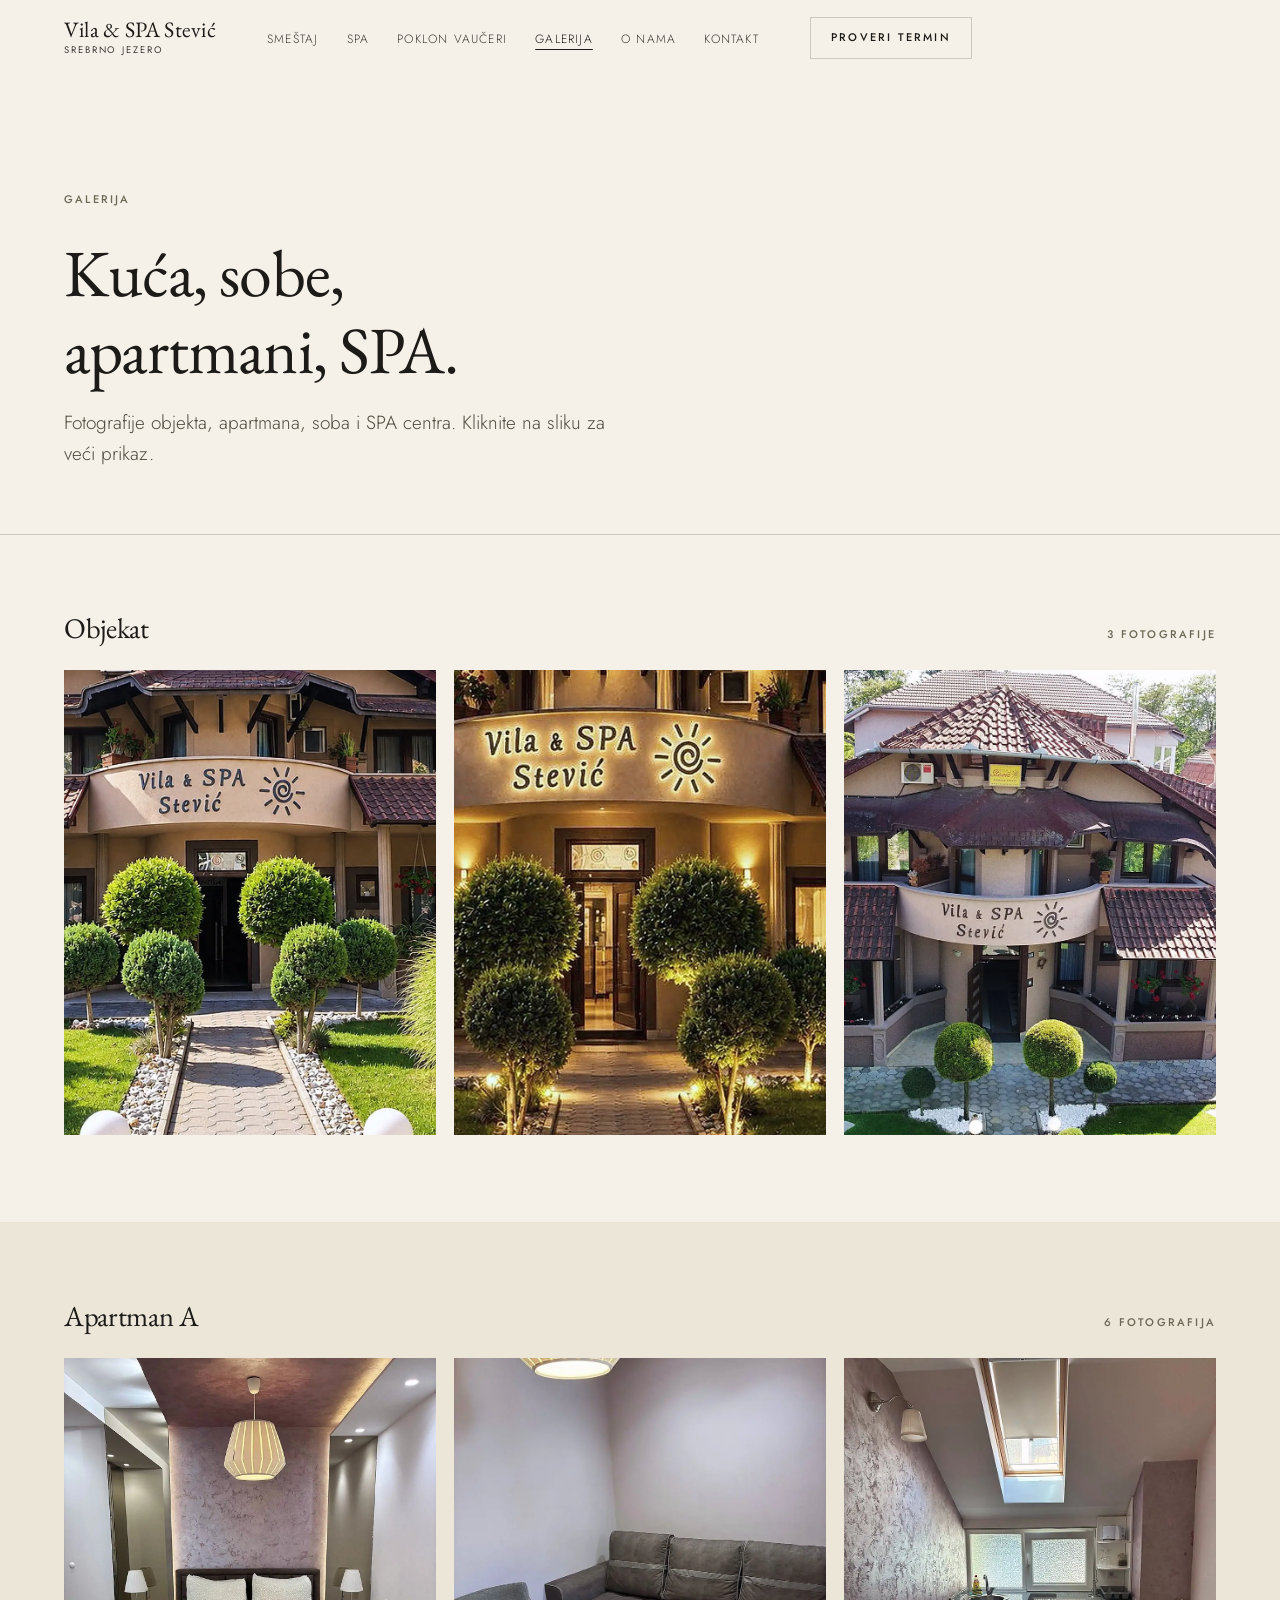
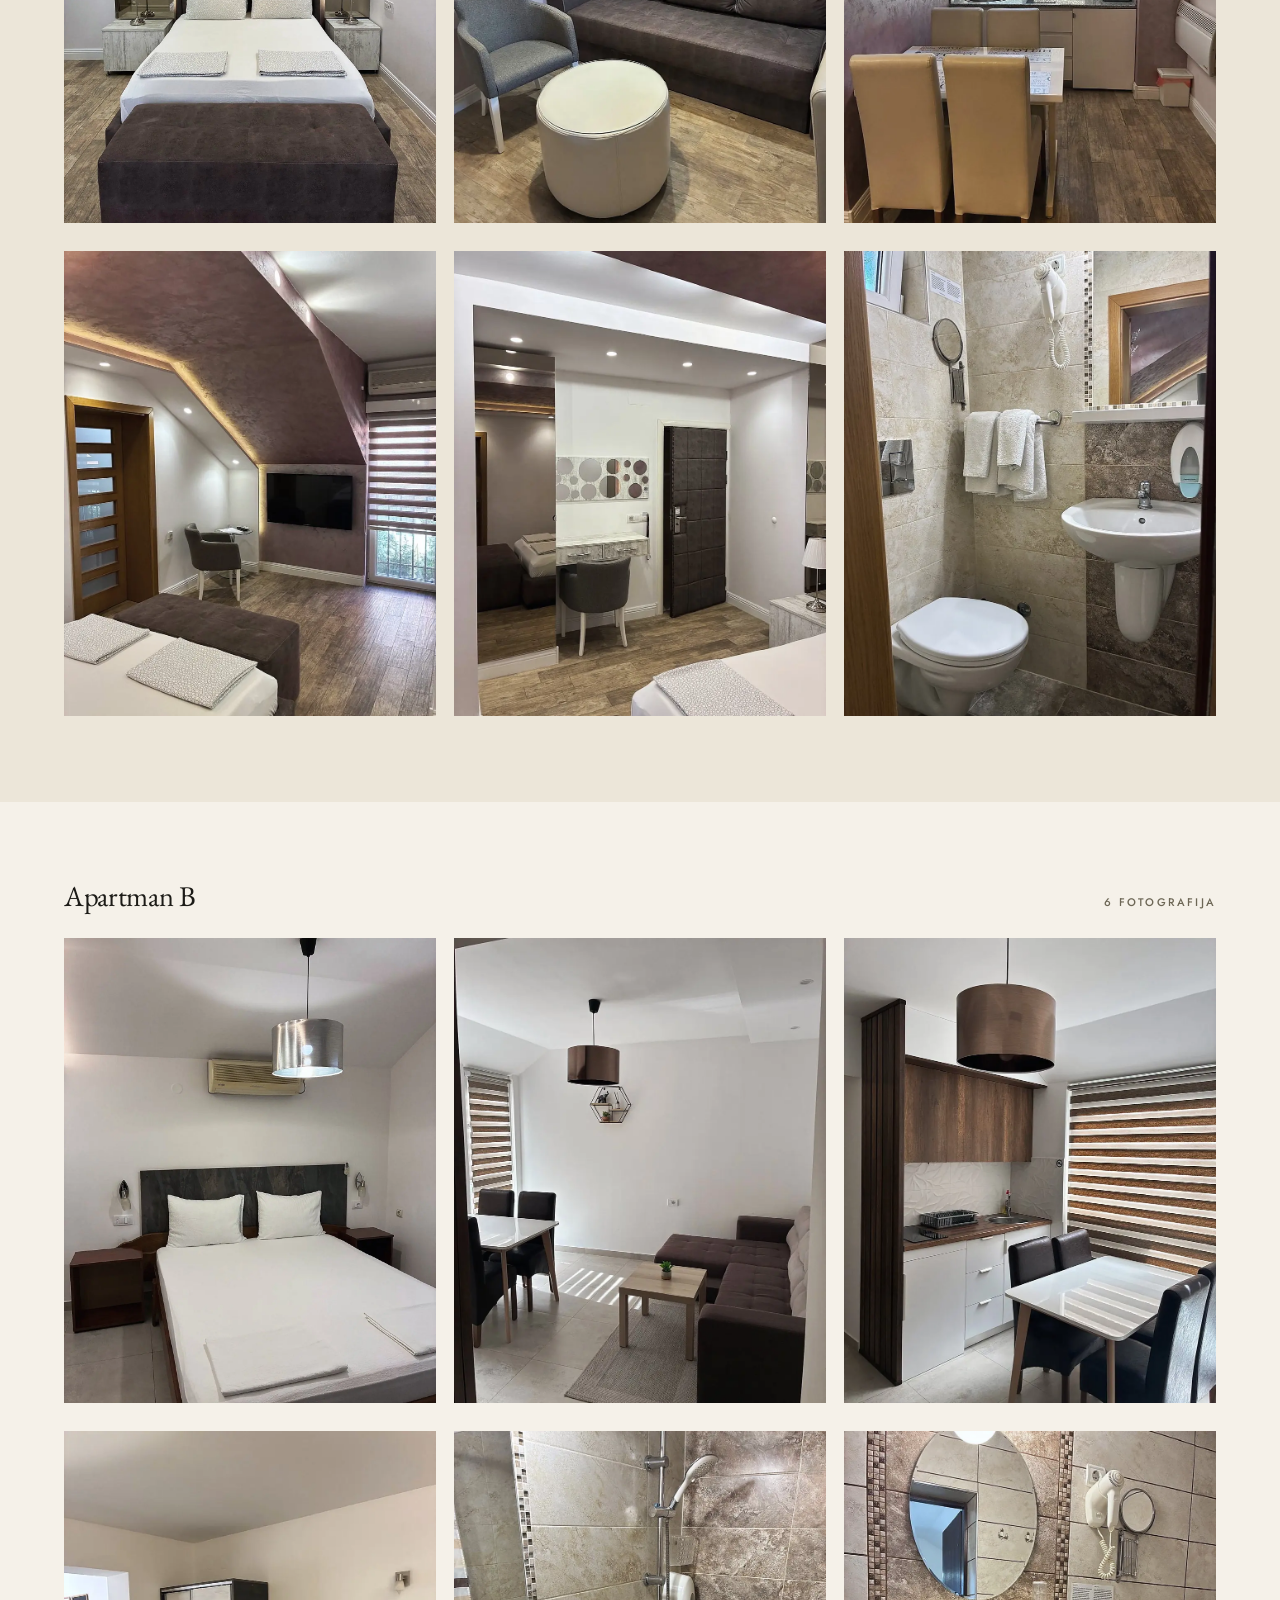
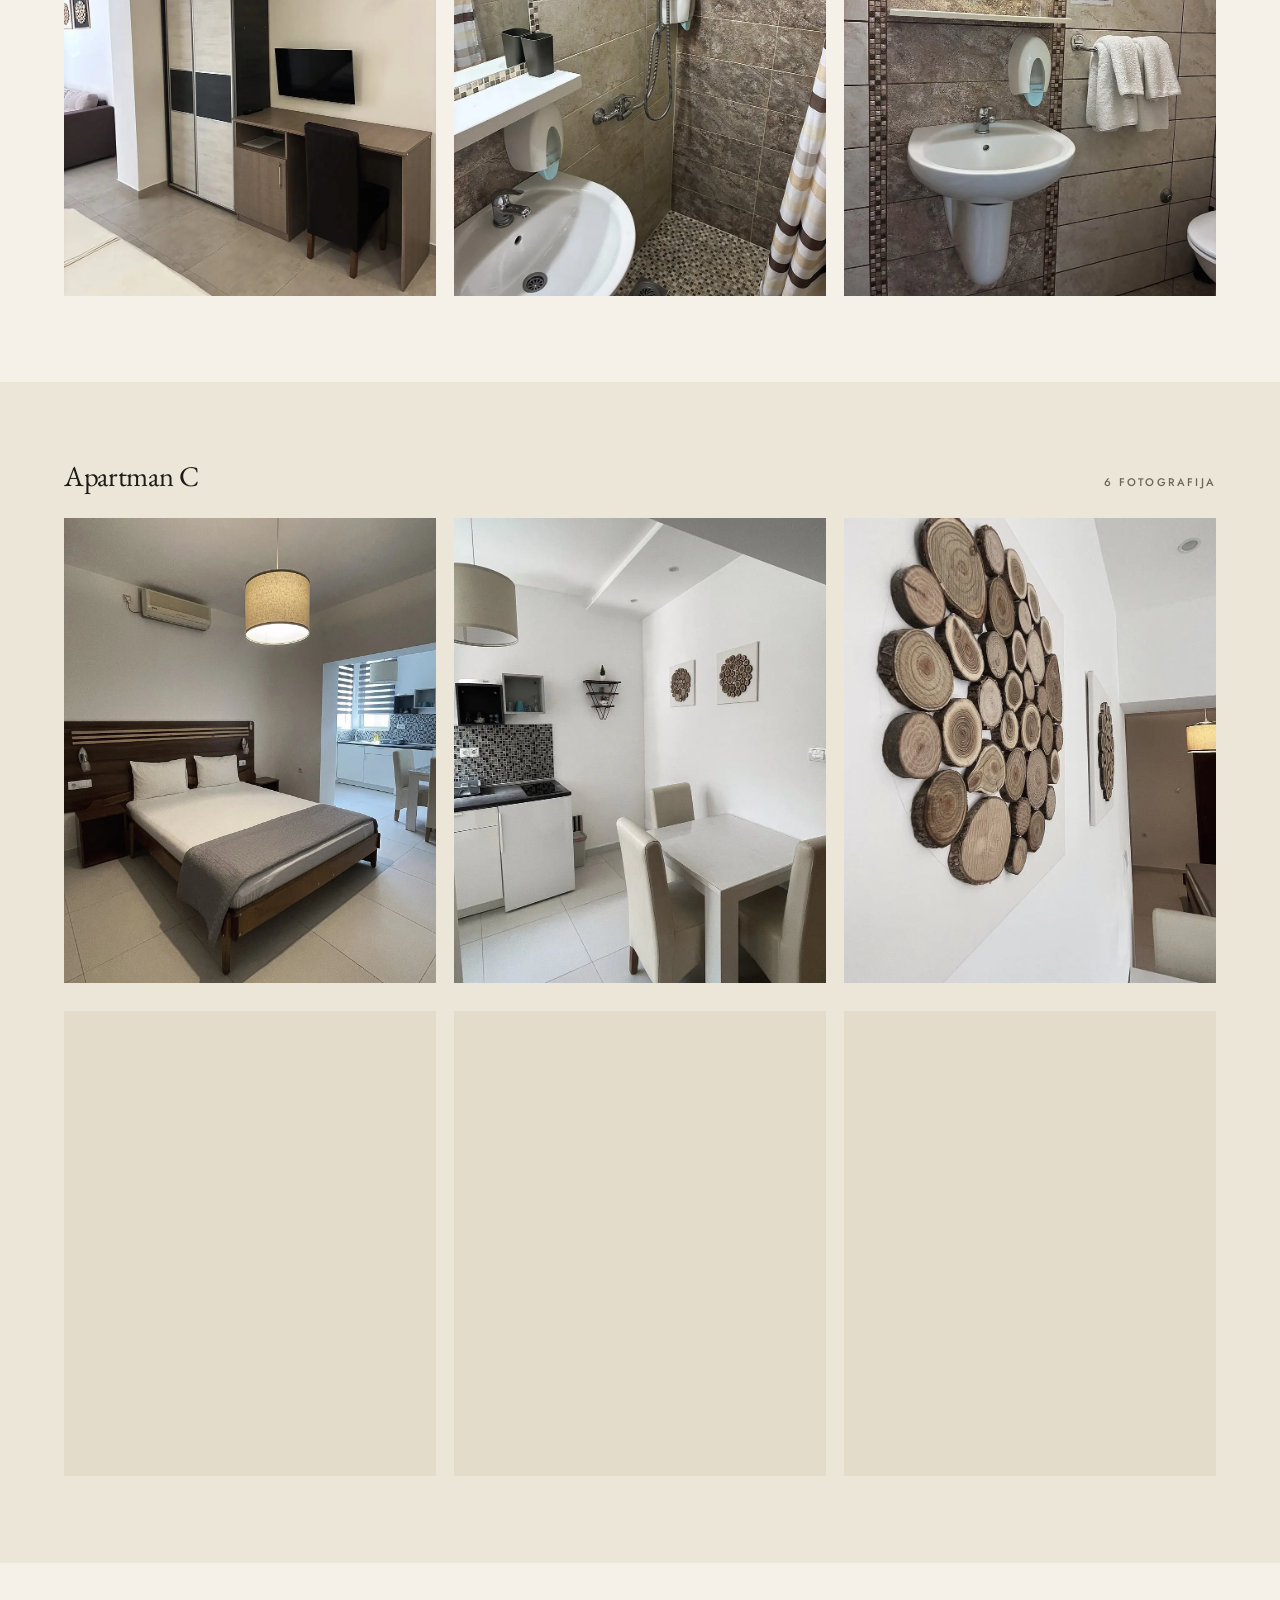
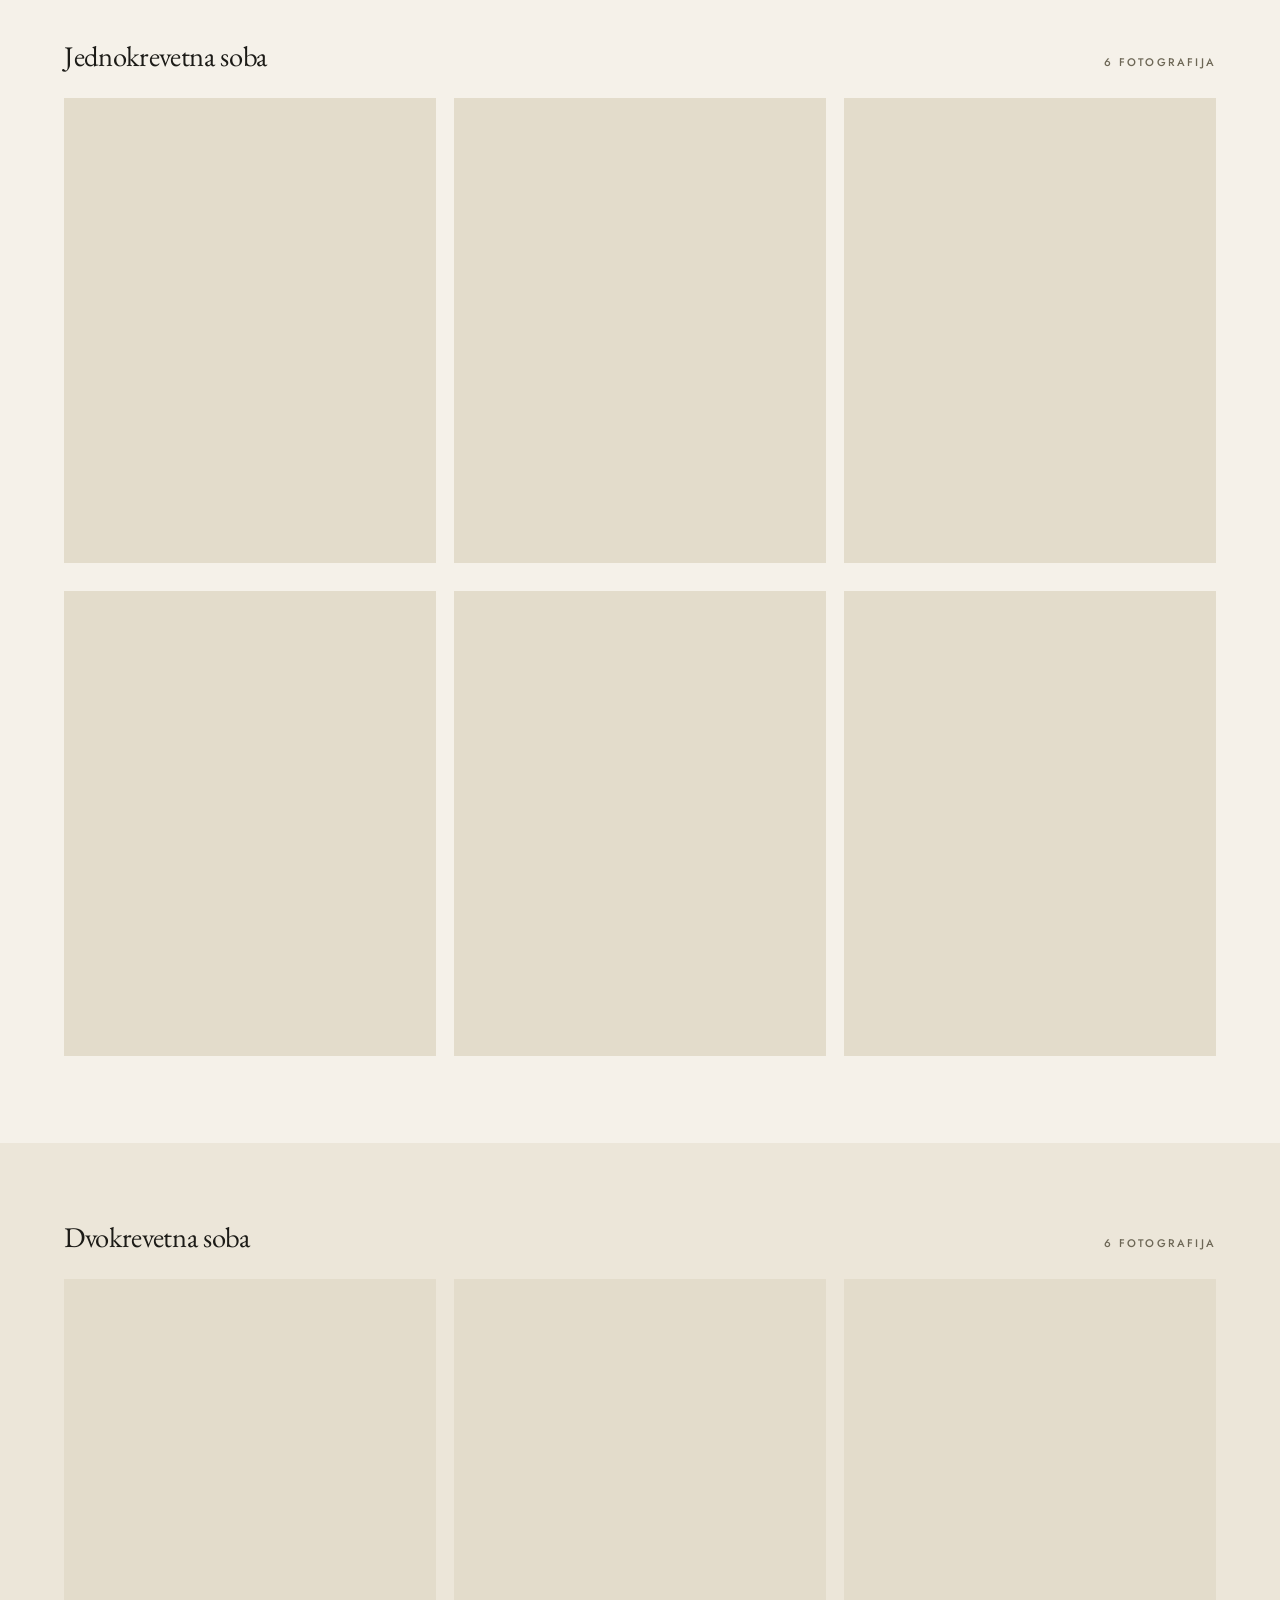
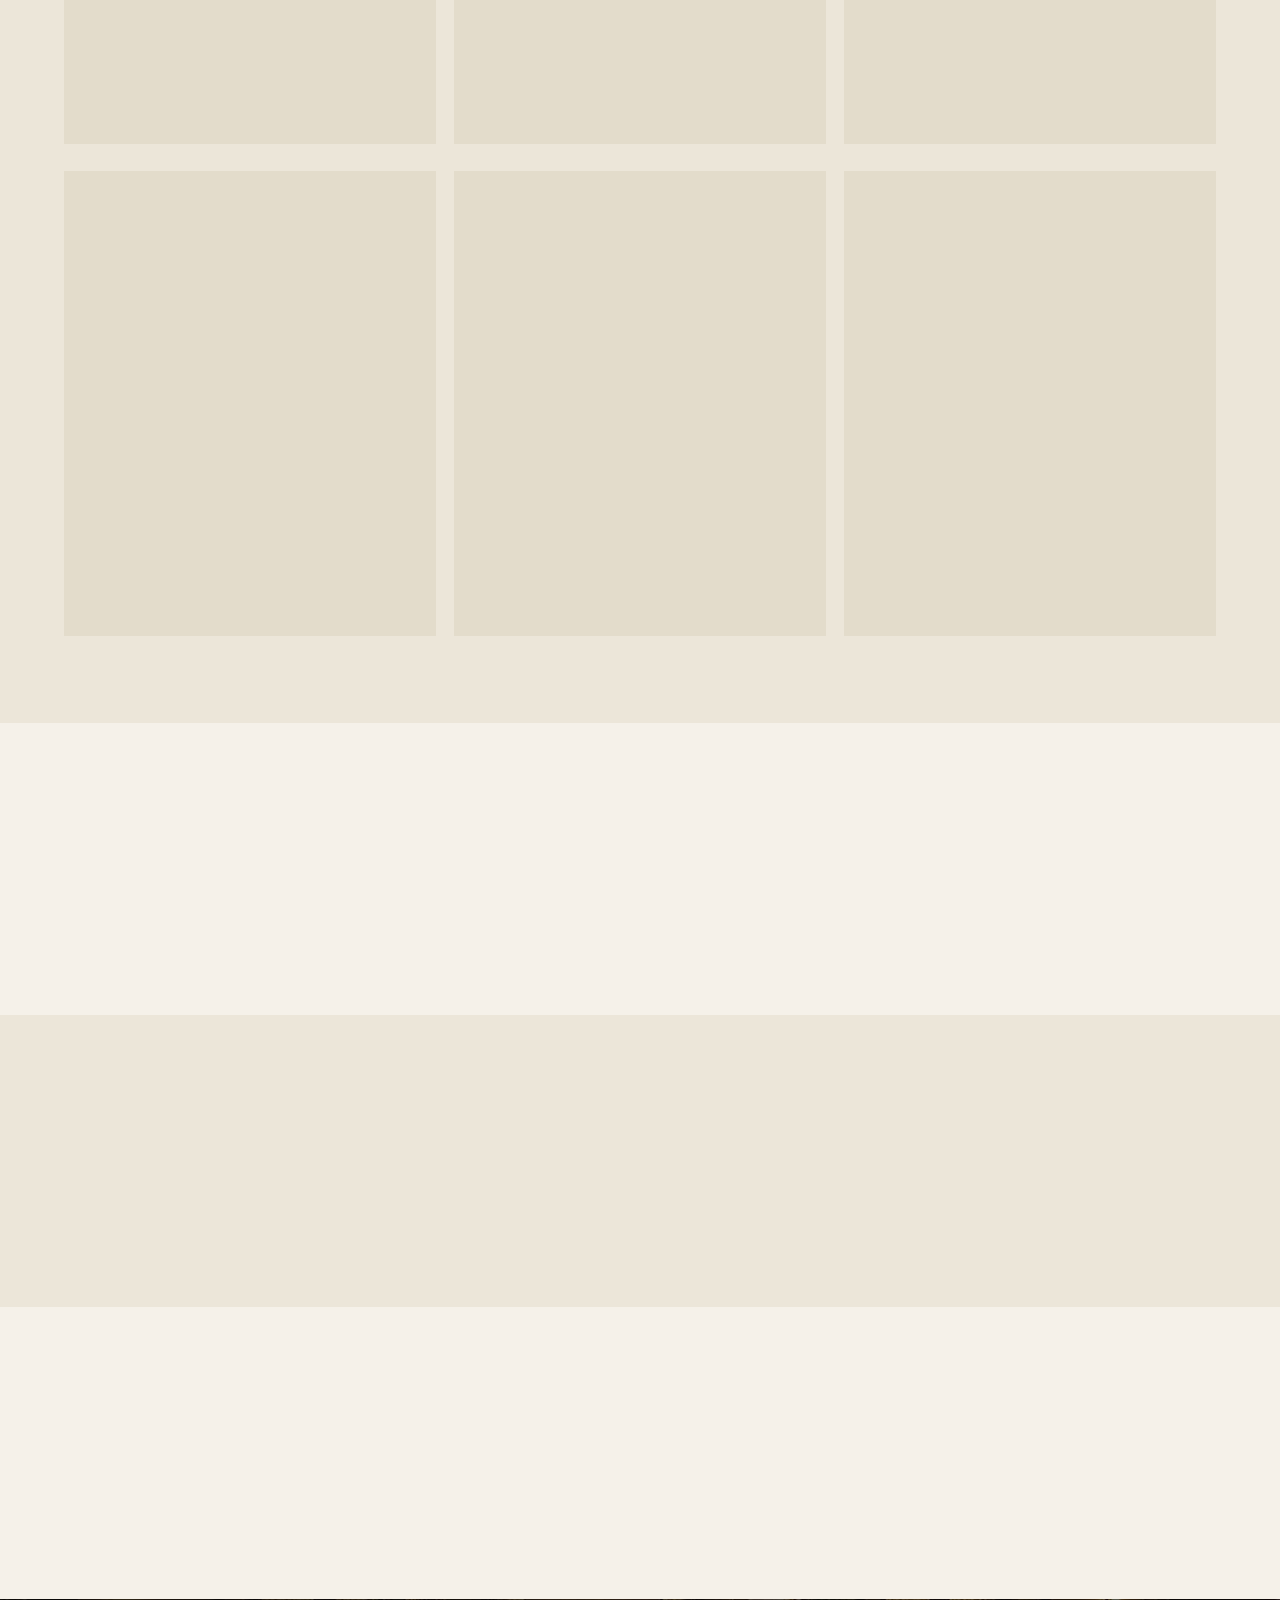
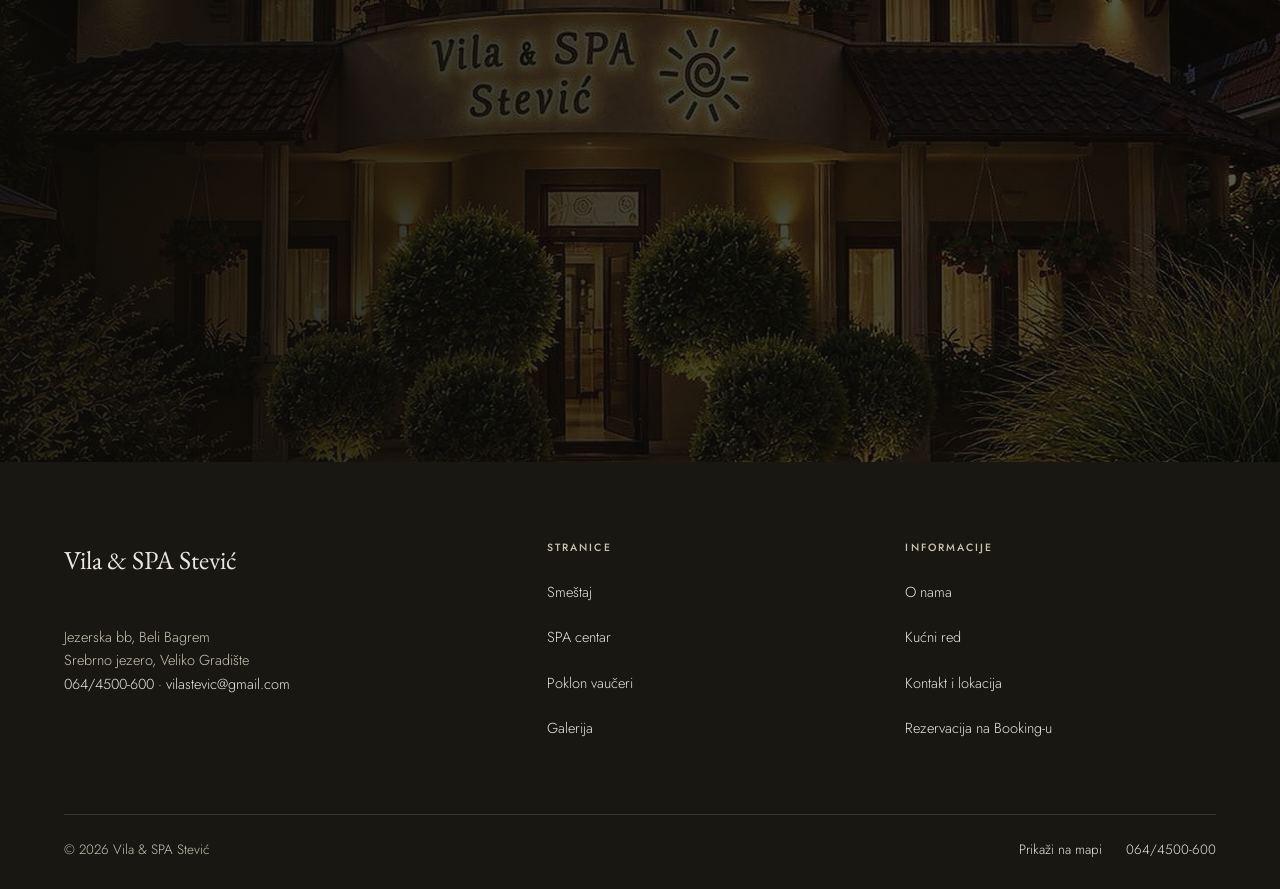
<file: galerija.html>
<!doctype html>
<html lang="sr">
  <head>
    <meta charset="utf-8" />
    <meta
      name="viewport"
      content="width=device-width, initial-scale=1, viewport-fit=cover"
    />
    <title>Galerija | Vila &amp; SPA Stević, Srebrno jezero</title>
    <meta
      name="description"
      content="Fotografije vile, apartmana, soba i SPA centra na Srebrnom jezeru. Sve slike su snimljene u kući."
    />
    <link rel="canonical" href="https://www.vilastevic.com/galerija.html" />
    <meta name="theme-color" content="#f5f1e9" />
    <meta name="robots" content="index, follow" />
    <meta property="og:type" content="website" />
    <meta property="og:locale" content="sr_RS" />
    <meta property="og:site_name" content="Vila &amp; SPA Stević" />
    <meta
      property="og:title"
      content="Galerija | Vila &amp; SPA Stević, Srebrno jezero"
    />
    <meta
      property="og:description"
      content="Fotografije vile, apartmana, soba i SPA centra na Srebrnom jezeru. Sve slike su snimljene u kući."
    />
    <meta
      property="og:url"
      content="https://www.vilastevic.com/galerija.html"
    />
    <meta
      property="og:image"
      content="https://www.vilastevic.com/slike/og-vila-stevic.jpg"
    />
    <meta property="og:image:width" content="1200" />
    <meta property="og:image:height" content="630" />
    <meta name="twitter:card" content="summary_large_image" />
    <link rel="icon" href="favicon.ico" sizes="32x32" />
    <link rel="icon" href="favicon-32.png" type="image/png" sizes="32x32" />
    <link rel="apple-touch-icon" href="apple-touch-icon.png" />
    <link rel="manifest" href="site.webmanifest" />
    <link rel="preconnect" href="https://fonts.googleapis.com" />
    <link rel="preconnect" href="https://fonts.gstatic.com" crossorigin />
    <link
      rel="preload"
      as="style"
      href="https://fonts.googleapis.com/css2?family=EB+Garamond:wght@400;500&family=Jost:wght@300;400;500&display=swap"
    />
    <link
      rel="stylesheet"
      href="https://fonts.googleapis.com/css2?family=EB+Garamond:wght@400;500&family=Jost:wght@300;400;500&display=swap"
    />
    <link rel="stylesheet" href="css/stil.css" />
  </head>
  <body>
    <a class="preskoci" href="#glavno">Preskoči na sadržaj</a>
    <header class="nav">
      <div class="omot nav__omot">
        <a class="nav__znak" href="index.html"
          >Vila &amp; SPA Stević<span>Srebrno jezero</span></a
        >
        <nav aria-label="Glavna navigacija">
          <ul class="nav__spisak">
            <li><a href="smestaj.html">Smeštaj</a></li>
            <li><a href="spa.html">SPA</a></li>
            <li><a href="vauceri.html">Poklon vaučeri</a></li>
            <li><a href="galerija.html" aria-current="page">Galerija</a></li>
            <li><a href="o-nama.html">O nama</a></li>
            <li><a href="kontakt.html">Kontakt</a></li>
          </ul>
        </nav>
        <button
          type="button"
          class="dugme dugme--tiho nav__akcija"
          data-panel
          aria-controls="panel-termin"
        >
          Proveri termin
        </button>
        <button
          type="button"
          class="nav__meni"
          data-meni
          aria-controls="meni"
          aria-expanded="false"
        >
          <span>Meni</span
          ><span class="nav__crte" aria-hidden="true"><i></i><i></i></span>
        </button>
      </div>
    </header>

    <div class="meni tamno" id="meni" data-otvoren="0">
      <nav aria-label="Sve stranice">
        <ul class="meni__spisak">
          <li>
            <a href="index.html"><em>01</em>Početna</a>
          </li>
          <li>
            <a href="smestaj.html"><em>02</em>Smeštaj</a>
          </li>
          <li>
            <a href="spa.html"><em>03</em>SPA</a>
          </li>
          <li>
            <a href="vauceri.html"><em>04</em>Poklon vaučeri</a>
          </li>
          <li>
            <a href="galerija.html" aria-current="page"><em>05</em>Galerija</a>
          </li>
          <li>
            <a href="o-nama.html"><em>06</em>O nama</a>
          </li>
          <li>
            <a href="kucni-red.html"><em>07</em>Kućni red</a>
          </li>
          <li>
            <a href="kontakt.html"><em>08</em>Kontakt</a>
          </li>
        </ul>
      </nav>
      <div class="meni__dno">
        <a
          class="dugme"
          href="https://www.booking.com/hotel/rs/vila-stevia.html"
          data-booking="1"
          target="_blank"
          rel="noopener"
          >Vidi cenu na Booking-u</a
        >
        <a class="dugme dugme--tiho" href="tel:+381644500600"
          >Pozovi 064/4500-600</a
        >
      </div>
    </div>

    <div
      class="panel"
      id="panel-termin"
      data-otvoren="0"
      role="dialog"
      aria-label="Izbor termina"
    >
      <div class="omot panel__unutra">
        <div class="panel__vrh">
          <p class="natpis" style="margin: 0">Termin i gosti</p>
          <button type="button" class="panel__zatvori" data-panel-zatvori>
            Zatvori
          </button>
        </div>
        <div class="panel__mreza">
          <div class="kal"></div>
          <div>
            <div class="red red--dva">
              <div class="polje">
                <label for="p-odrasli">Odrasli</label>
                <span
                  class="brojac"
                  data-brojac="odrasli"
                  data-min="1"
                  data-max="20"
                >
                  <button type="button" aria-label="Manje odraslih">
                    &minus;
                  </button>
                  <input
                    id="p-odrasli"
                    type="number"
                    min="1"
                    max="20"
                    inputmode="numeric"
                    value="2"
                  />
                  <button type="button" aria-label="Više odraslih">+</button>
                </span>
              </div>
              <div class="polje">
                <label for="p-deca">Deca</label>
                <span
                  class="brojac"
                  data-brojac="deca"
                  data-min="0"
                  data-max="10"
                >
                  <button type="button" aria-label="Manje dece">&minus;</button>
                  <input
                    id="p-deca"
                    type="number"
                    min="0"
                    max="10"
                    inputmode="numeric"
                    value="0"
                  />
                  <button type="button" aria-label="Više dece">+</button>
                </span>
              </div>
            </div>
            <div class="razmak-vrh" data-godine hidden>
              <p class="natpis" style="margin-bottom: 12px">Godine dece</p>
              <div class="red red--dva" data-godine-polja></div>
              <p class="polje__pomoc razmak-vrh">
                Booking traži godine dece da bi prikazao tačnu cenu.
              </p>
            </div>
            <p class="malo tiho razmak-vrh">
              Deca mogu samo u apartmane A i B. Sobe primaju do dve odrasle
              osobe.
            </p>
          </div>
        </div>
        <div class="panel__dno">
          <p class="panel__zbir" data-panel-zbir></p>
          <div class="akcije">
            <a
              class="dugme"
              href="https://www.booking.com/hotel/rs/vila-stevia.html"
              data-booking="1"
              target="_blank"
              rel="noopener"
              >Vidi cenu na Booking-u</a
            >
            <a class="veza" href="kontakt.html"
              >Ili pošaljite upit <span class="veza__strelica">&rarr;</span></a
            >
          </div>
        </div>
      </div>
    </div>

    <main id="glavno">
      <header class="zaglavlje">
        <div class="omot">
          <p class="natpis">Galerija</p>
          <h1 class="zaglavlje__naslov">Kuća, sobe,<br />apartmani, SPA.</h1>
          <p class="zaglavlje__lead">
            Fotografije objekta, apartmana, soba i SPA centra. Kliknite na sliku
            za veći prikaz.
          </p>
        </div>
      </header>
      <section class="odeljak odeljak--kratak" id="objekat">
        <div class="omot">
          <div class="grupa anim">
            <h2 class="srednji">Objekat</h2>
            <span class="natpis" style="margin: 0">3 fotografije</span>
          </div>
          <div class="mreza">
            <figure class="anim-foto">
              <button
                type="button"
                class="plocica"
                data-lb="objekat"
                data-puna="slike/vila-dan.jpg"
              >
                <picture
                  ><source
                    type="image/webp"
                    srcset="slike/vila-dan.webp"
                    sizes="(min-width: 1100px) 22vw, (min-width: 700px) 30vw, 46vw" />
                  <img
                    src="slike/vila-dan.jpg"
                    alt="Vila Stević danju"
                    loading="lazy"
                    decoding="async"
                /></picture>
              </button>
            </figure>
            <figure class="anim-foto">
              <button
                type="button"
                class="plocica"
                data-lb="objekat"
                data-puna="slike/vila-noc.jpg"
              >
                <picture
                  ><source
                    type="image/webp"
                    srcset="slike/vila-noc.webp"
                    sizes="(min-width: 1100px) 22vw, (min-width: 700px) 30vw, 46vw" />
                  <img
                    src="slike/vila-noc.jpg"
                    alt="Vila Stević uveče"
                    loading="lazy"
                    decoding="async"
                /></picture>
              </button>
            </figure>
            <figure class="anim-foto">
              <button
                type="button"
                class="plocica"
                data-lb="objekat"
                data-puna="slike/vila-iz-vazduha.jpg"
              >
                <picture
                  ><source
                    type="image/webp"
                    srcset="slike/vila-iz-vazduha.webp"
                    sizes="(min-width: 1100px) 22vw, (min-width: 700px) 30vw, 46vw" />
                  <img
                    src="slike/vila-iz-vazduha.jpg"
                    alt="Vila iz vazduha"
                    loading="lazy"
                    decoding="async"
                /></picture>
              </button>
            </figure>
          </div>
        </div>
      </section>
      <section class="odeljak odeljak--kratak odeljak--alt" id="apartman-a">
        <div class="omot">
          <div class="grupa anim">
            <h2 class="srednji">Apartman A</h2>
            <span class="natpis" style="margin: 0">6 fotografija</span>
          </div>
          <div class="mreza">
            <figure class="anim-foto">
              <button
                type="button"
                class="plocica"
                data-lb="apartman-a"
                data-puna="slike/apartman-a-1.jpg"
              >
                <picture
                  ><source
                    type="image/webp"
                    srcset="slike/apartman-a-1.webp"
                    sizes="(min-width: 1100px) 22vw, (min-width: 700px) 30vw, 46vw" />
                  <img
                    src="slike/apartman-a-1.jpg"
                    alt="Spavaća soba apartmana A"
                    loading="lazy"
                    decoding="async"
                /></picture>
              </button>
            </figure>
            <figure class="anim-foto">
              <button
                type="button"
                class="plocica"
                data-lb="apartman-a"
                data-puna="slike/apartman-a-2.jpg"
              >
                <picture
                  ><source
                    type="image/webp"
                    srcset="slike/apartman-a-2.webp"
                    sizes="(min-width: 1100px) 22vw, (min-width: 700px) 30vw, 46vw" />
                  <img
                    src="slike/apartman-a-2.jpg"
                    alt="Trpezarija sa trosedom"
                    loading="lazy"
                    decoding="async"
                /></picture>
              </button>
            </figure>
            <figure class="anim-foto">
              <button
                type="button"
                class="plocica"
                data-lb="apartman-a"
                data-puna="slike/apartman-a-3.jpg"
              >
                <picture
                  ><source
                    type="image/webp"
                    srcset="slike/apartman-a-3.webp"
                    sizes="(min-width: 1100px) 22vw, (min-width: 700px) 30vw, 46vw" />
                  <img
                    src="slike/apartman-a-3.jpg"
                    alt="Kuhinja i sto za ručavanje"
                    loading="lazy"
                    decoding="async"
                /></picture>
              </button>
            </figure>
            <figure class="anim-foto">
              <button
                type="button"
                class="plocica"
                data-lb="apartman-a"
                data-puna="slike/apartman-a-7.jpg"
              >
                <picture
                  ><source
                    type="image/webp"
                    srcset="slike/apartman-a-7.webp"
                    sizes="(min-width: 1100px) 22vw, (min-width: 700px) 30vw, 46vw" />
                  <img
                    src="slike/apartman-a-7.jpg"
                    alt="Drugi deo spavaće sobe"
                    loading="lazy"
                    decoding="async"
                /></picture>
              </button>
            </figure>
            <figure class="anim-foto">
              <button
                type="button"
                class="plocica"
                data-lb="apartman-a"
                data-puna="slike/apartman-a-4.jpg"
              >
                <picture
                  ><source
                    type="image/webp"
                    srcset="slike/apartman-a-4.webp"
                    sizes="(min-width: 1100px) 22vw, (min-width: 700px) 30vw, 46vw" />
                  <img
                    src="slike/apartman-a-4.jpg"
                    alt="Prolaz u trpezariju"
                    loading="lazy"
                    decoding="async"
                /></picture>
              </button>
            </figure>
            <figure class="anim-foto">
              <button
                type="button"
                class="plocica"
                data-lb="apartman-a"
                data-puna="slike/apartman-a-5.jpg"
              >
                <picture
                  ><source
                    type="image/webp"
                    srcset="slike/apartman-a-5.webp"
                    sizes="(min-width: 1100px) 22vw, (min-width: 700px) 30vw, 46vw" />
                  <img
                    src="slike/apartman-a-5.jpg"
                    alt="Kupatilo"
                    loading="lazy"
                    decoding="async"
                /></picture>
              </button>
            </figure>
          </div>
        </div>
      </section>
      <section class="odeljak odeljak--kratak" id="apartman-b">
        <div class="omot">
          <div class="grupa anim">
            <h2 class="srednji">Apartman B</h2>
            <span class="natpis" style="margin: 0">6 fotografija</span>
          </div>
          <div class="mreza">
            <figure class="anim-foto">
              <button
                type="button"
                class="plocica"
                data-lb="apartman-b"
                data-puna="slike/apartman-b-1.jpg"
              >
                <picture
                  ><source
                    type="image/webp"
                    srcset="slike/apartman-b-1.webp"
                    sizes="(min-width: 1100px) 22vw, (min-width: 700px) 30vw, 46vw" />
                  <img
                    src="slike/apartman-b-1.jpg"
                    alt="Soba apartmana B"
                    loading="lazy"
                    decoding="async"
                /></picture>
              </button>
            </figure>
            <figure class="anim-foto">
              <button
                type="button"
                class="plocica"
                data-lb="apartman-b"
                data-puna="slike/apartman-b-2.jpg"
              >
                <picture
                  ><source
                    type="image/webp"
                    srcset="slike/apartman-b-2.webp"
                    sizes="(min-width: 1100px) 22vw, (min-width: 700px) 30vw, 46vw" />
                  <img
                    src="slike/apartman-b-2.jpg"
                    alt="Trpezarija sa ugaonom garniturom"
                    loading="lazy"
                    decoding="async"
                /></picture>
              </button>
            </figure>
            <figure class="anim-foto">
              <button
                type="button"
                class="plocica"
                data-lb="apartman-b"
                data-puna="slike/apartman-b-3.jpg"
              >
                <picture
                  ><source
                    type="image/webp"
                    srcset="slike/apartman-b-3.webp"
                    sizes="(min-width: 1100px) 22vw, (min-width: 700px) 30vw, 46vw" />
                  <img
                    src="slike/apartman-b-3.jpg"
                    alt="Kuhinja"
                    loading="lazy"
                    decoding="async"
                /></picture>
              </button>
            </figure>
            <figure class="anim-foto">
              <button
                type="button"
                class="plocica"
                data-lb="apartman-b"
                data-puna="slike/apartman-b-4.jpg"
              >
                <picture
                  ><source
                    type="image/webp"
                    srcset="slike/apartman-b-4.webp"
                    sizes="(min-width: 1100px) 22vw, (min-width: 700px) 30vw, 46vw" />
                  <img
                    src="slike/apartman-b-4.jpg"
                    alt="Ormar i radni sto"
                    loading="lazy"
                    decoding="async"
                /></picture>
              </button>
            </figure>
            <figure class="anim-foto">
              <button
                type="button"
                class="plocica"
                data-lb="apartman-b"
                data-puna="slike/apartman-b-6.jpg"
              >
                <picture
                  ><source
                    type="image/webp"
                    srcset="slike/apartman-b-6.webp"
                    sizes="(min-width: 1100px) 22vw, (min-width: 700px) 30vw, 46vw" />
                  <img
                    src="slike/apartman-b-6.jpg"
                    alt="Tuš kabina"
                    loading="lazy"
                    decoding="async"
                /></picture>
              </button>
            </figure>
            <figure class="anim-foto">
              <button
                type="button"
                class="plocica"
                data-lb="apartman-b"
                data-puna="slike/apartman-b-5.jpg"
              >
                <picture
                  ><source
                    type="image/webp"
                    srcset="slike/apartman-b-5.webp"
                    sizes="(min-width: 1100px) 22vw, (min-width: 700px) 30vw, 46vw" />
                  <img
                    src="slike/apartman-b-5.jpg"
                    alt="Kupatilo"
                    loading="lazy"
                    decoding="async"
                /></picture>
              </button>
            </figure>
          </div>
        </div>
      </section>
      <section class="odeljak odeljak--kratak odeljak--alt" id="apartman-c">
        <div class="omot">
          <div class="grupa anim">
            <h2 class="srednji">Apartman C</h2>
            <span class="natpis" style="margin: 0">6 fotografija</span>
          </div>
          <div class="mreza">
            <figure class="anim-foto">
              <button
                type="button"
                class="plocica"
                data-lb="apartman-c"
                data-puna="slike/apartman-c-1.jpg"
              >
                <picture
                  ><source
                    type="image/webp"
                    srcset="slike/apartman-c-1.webp"
                    sizes="(min-width: 1100px) 22vw, (min-width: 700px) 30vw, 46vw" />
                  <img
                    src="slike/apartman-c-1.jpg"
                    alt="Soba apartmana C"
                    loading="lazy"
                    decoding="async"
                /></picture>
              </button>
            </figure>
            <figure class="anim-foto">
              <button
                type="button"
                class="plocica"
                data-lb="apartman-c"
                data-puna="slike/apartman-c-2.jpg"
              >
                <picture
                  ><source
                    type="image/webp"
                    srcset="slike/apartman-c-2.webp"
                    sizes="(min-width: 1100px) 22vw, (min-width: 700px) 30vw, 46vw" />
                  <img
                    src="slike/apartman-c-2.jpg"
                    alt="Kuhinja i sto"
                    loading="lazy"
                    decoding="async"
                /></picture>
              </button>
            </figure>
            <figure class="anim-foto">
              <button
                type="button"
                class="plocica"
                data-lb="apartman-c"
                data-puna="slike/apartman-c-3.jpg"
              >
                <picture
                  ><source
                    type="image/webp"
                    srcset="slike/apartman-c-3.webp"
                    sizes="(min-width: 1100px) 22vw, (min-width: 700px) 30vw, 46vw" />
                  <img
                    src="slike/apartman-c-3.jpg"
                    alt="Zid od drvenih kolutova"
                    loading="lazy"
                    decoding="async"
                /></picture>
              </button>
            </figure>
            <figure class="anim-foto">
              <button
                type="button"
                class="plocica"
                data-lb="apartman-c"
                data-puna="slike/apartman-c-4.jpg"
              >
                <picture
                  ><source
                    type="image/webp"
                    srcset="slike/apartman-c-4.webp"
                    sizes="(min-width: 1100px) 22vw, (min-width: 700px) 30vw, 46vw" />
                  <img
                    src="slike/apartman-c-4.jpg"
                    alt="Kuhinjski deo"
                    loading="lazy"
                    decoding="async"
                /></picture>
              </button>
            </figure>
            <figure class="anim-foto">
              <button
                type="button"
                class="plocica"
                data-lb="apartman-c"
                data-puna="slike/apartman-c-5.jpg"
              >
                <picture
                  ><source
                    type="image/webp"
                    srcset="slike/apartman-c-5.webp"
                    sizes="(min-width: 1100px) 22vw, (min-width: 700px) 30vw, 46vw" />
                  <img
                    src="slike/apartman-c-5.jpg"
                    alt="Ormar i televizor"
                    loading="lazy"
                    decoding="async"
                /></picture>
              </button>
            </figure>
            <figure class="anim-foto">
              <button
                type="button"
                class="plocica"
                data-lb="apartman-c"
                data-puna="slike/apartman-c-6.jpg"
              >
                <picture
                  ><source
                    type="image/webp"
                    srcset="slike/apartman-c-6.webp"
                    sizes="(min-width: 1100px) 22vw, (min-width: 700px) 30vw, 46vw" />
                  <img
                    src="slike/apartman-c-6.jpg"
                    alt="Kupatilo"
                    loading="lazy"
                    decoding="async"
                /></picture>
              </button>
            </figure>
          </div>
        </div>
      </section>
      <section class="odeljak odeljak--kratak" id="soba-jednokrevetna">
        <div class="omot">
          <div class="grupa anim">
            <h2 class="srednji">Jednokrevetna soba</h2>
            <span class="natpis" style="margin: 0">6 fotografija</span>
          </div>
          <div class="mreza">
            <figure class="anim-foto">
              <button
                type="button"
                class="plocica"
                data-lb="soba-jednokrevetna"
                data-puna="slike/soba-jednokrevetna-1.jpg"
              >
                <picture
                  ><source
                    type="image/webp"
                    srcset="slike/soba-jednokrevetna-1.webp"
                    sizes="(min-width: 1100px) 22vw, (min-width: 700px) 30vw, 46vw" />
                  <img
                    src="slike/soba-jednokrevetna-1.jpg"
                    alt="Jednokrevetna soba"
                    loading="lazy"
                    decoding="async"
                /></picture>
              </button>
            </figure>
            <figure class="anim-foto">
              <button
                type="button"
                class="plocica"
                data-lb="soba-jednokrevetna"
                data-puna="slike/soba-jednokrevetna-2.jpg"
              >
                <picture
                  ><source
                    type="image/webp"
                    srcset="slike/soba-jednokrevetna-2.webp"
                    sizes="(min-width: 1100px) 22vw, (min-width: 700px) 30vw, 46vw" />
                  <img
                    src="slike/soba-jednokrevetna-2.jpg"
                    alt="Tapacirano uzglavlje"
                    loading="lazy"
                    decoding="async"
                /></picture>
              </button>
            </figure>
            <figure class="anim-foto">
              <button
                type="button"
                class="plocica"
                data-lb="soba-jednokrevetna"
                data-puna="slike/soba-jednokrevetna-3.jpg"
              >
                <picture
                  ><source
                    type="image/webp"
                    srcset="slike/soba-jednokrevetna-3.webp"
                    sizes="(min-width: 1100px) 22vw, (min-width: 700px) 30vw, 46vw" />
                  <img
                    src="slike/soba-jednokrevetna-3.jpg"
                    alt="Terasa"
                    loading="lazy"
                    decoding="async"
                /></picture>
              </button>
            </figure>
            <figure class="anim-foto">
              <button
                type="button"
                class="plocica"
                data-lb="soba-jednokrevetna"
                data-puna="slike/soba-jednokrevetna-4.jpg"
              >
                <picture
                  ><source
                    type="image/webp"
                    srcset="slike/soba-jednokrevetna-4.webp"
                    sizes="(min-width: 1100px) 22vw, (min-width: 700px) 30vw, 46vw" />
                  <img
                    src="slike/soba-jednokrevetna-4.jpg"
                    alt="Ogledalo i pregrada"
                    loading="lazy"
                    decoding="async"
                /></picture>
              </button>
            </figure>
            <figure class="anim-foto">
              <button
                type="button"
                class="plocica"
                data-lb="soba-jednokrevetna"
                data-puna="slike/soba-jednokrevetna-6.jpg"
              >
                <picture
                  ><source
                    type="image/webp"
                    srcset="slike/soba-jednokrevetna-6.webp"
                    sizes="(min-width: 1100px) 22vw, (min-width: 700px) 30vw, 46vw" />
                  <img
                    src="slike/soba-jednokrevetna-6.jpg"
                    alt="Tuš kabina"
                    loading="lazy"
                    decoding="async"
                /></picture>
              </button>
            </figure>
            <figure class="anim-foto">
              <button
                type="button"
                class="plocica"
                data-lb="soba-jednokrevetna"
                data-puna="slike/soba-jednokrevetna-5.jpg"
              >
                <picture
                  ><source
                    type="image/webp"
                    srcset="slike/soba-jednokrevetna-5.webp"
                    sizes="(min-width: 1100px) 22vw, (min-width: 700px) 30vw, 46vw" />
                  <img
                    src="slike/soba-jednokrevetna-5.jpg"
                    alt="Kupatilo"
                    loading="lazy"
                    decoding="async"
                /></picture>
              </button>
            </figure>
          </div>
        </div>
      </section>
      <section
        class="odeljak odeljak--kratak odeljak--alt"
        id="soba-dvokrevetna"
      >
        <div class="omot">
          <div class="grupa anim">
            <h2 class="srednji">Dvokrevetna soba</h2>
            <span class="natpis" style="margin: 0">6 fotografija</span>
          </div>
          <div class="mreza">
            <figure class="anim-foto">
              <button
                type="button"
                class="plocica"
                data-lb="soba-dvokrevetna"
                data-puna="slike/soba-dvokrevetna-1.jpg"
              >
                <picture
                  ><source
                    type="image/webp"
                    srcset="slike/soba-dvokrevetna-1.webp"
                    sizes="(min-width: 1100px) 22vw, (min-width: 700px) 30vw, 46vw" />
                  <img
                    src="slike/soba-dvokrevetna-1.jpg"
                    alt="Dvokrevetna soba"
                    loading="lazy"
                    decoding="async"
                /></picture>
              </button>
            </figure>
            <figure class="anim-foto">
              <button
                type="button"
                class="plocica"
                data-lb="soba-dvokrevetna"
                data-puna="slike/soba-dvokrevetna-3.jpg"
              >
                <picture
                  ><source
                    type="image/webp"
                    srcset="slike/soba-dvokrevetna-3.webp"
                    sizes="(min-width: 1100px) 22vw, (min-width: 700px) 30vw, 46vw" />
                  <img
                    src="slike/soba-dvokrevetna-3.jpg"
                    alt="Radni sto i prozor"
                    loading="lazy"
                    decoding="async"
                /></picture>
              </button>
            </figure>
            <figure class="anim-foto">
              <button
                type="button"
                class="plocica"
                data-lb="soba-dvokrevetna"
                data-puna="slike/soba-dvokrevetna-4.jpg"
              >
                <picture
                  ><source
                    type="image/webp"
                    srcset="slike/soba-dvokrevetna-4.webp"
                    sizes="(min-width: 1100px) 22vw, (min-width: 700px) 30vw, 46vw" />
                  <img
                    src="slike/soba-dvokrevetna-4.jpg"
                    alt="Ormar i televizor"
                    loading="lazy"
                    decoding="async"
                /></picture>
              </button>
            </figure>
            <figure class="anim-foto">
              <button
                type="button"
                class="plocica"
                data-lb="soba-dvokrevetna"
                data-puna="slike/soba-dvokrevetna-2.jpg"
              >
                <picture
                  ><source
                    type="image/webp"
                    srcset="slike/soba-dvokrevetna-2.webp"
                    sizes="(min-width: 1100px) 22vw, (min-width: 700px) 30vw, 46vw" />
                  <img
                    src="slike/soba-dvokrevetna-2.jpg"
                    alt="Terasa"
                    loading="lazy"
                    decoding="async"
                /></picture>
              </button>
            </figure>
            <figure class="anim-foto">
              <button
                type="button"
                class="plocica"
                data-lb="soba-dvokrevetna"
                data-puna="slike/soba-dvokrevetna-6.jpg"
              >
                <picture
                  ><source
                    type="image/webp"
                    srcset="slike/soba-dvokrevetna-6.webp"
                    sizes="(min-width: 1100px) 22vw, (min-width: 700px) 30vw, 46vw" />
                  <img
                    src="slike/soba-dvokrevetna-6.jpg"
                    alt="Tuš kabina"
                    loading="lazy"
                    decoding="async"
                /></picture>
              </button>
            </figure>
            <figure class="anim-foto">
              <button
                type="button"
                class="plocica"
                data-lb="soba-dvokrevetna"
                data-puna="slike/soba-dvokrevetna-5.jpg"
              >
                <picture
                  ><source
                    type="image/webp"
                    srcset="slike/soba-dvokrevetna-5.webp"
                    sizes="(min-width: 1100px) 22vw, (min-width: 700px) 30vw, 46vw" />
                  <img
                    src="slike/soba-dvokrevetna-5.jpg"
                    alt="Kupatilo"
                    loading="lazy"
                    decoding="async"
                /></picture>
              </button>
            </figure>
          </div>
        </div>
      </section>
      <section class="odeljak odeljak--kratak" id="soba-trokrevetna">
        <div class="omot">
          <div class="grupa anim">
            <h2 class="srednji">Trokrevetna soba</h2>
            <span class="natpis" style="margin: 0">6 fotografija</span>
          </div>
          <div class="mreza">
            <figure class="anim-foto">
              <button
                type="button"
                class="plocica"
                data-lb="soba-trokrevetna"
                data-puna="slike/soba-trokrevetna-3.jpg"
              >
                <picture
                  ><source
                    type="image/webp"
                    srcset="slike/soba-trokrevetna-3.webp"
                    sizes="(min-width: 1100px) 22vw, (min-width: 700px) 30vw, 46vw" />
                  <img
                    src="slike/soba-trokrevetna-3.jpg"
                    alt="Trokrevetna soba"
                    loading="lazy"
                    decoding="async"
                /></picture>
              </button>
            </figure>
            <figure class="anim-foto">
              <button
                type="button"
                class="plocica"
                data-lb="soba-trokrevetna"
                data-puna="slike/soba-trokrevetna-1.jpg"
              >
                <picture
                  ><source
                    type="image/webp"
                    srcset="slike/soba-trokrevetna-1.webp"
                    sizes="(min-width: 1100px) 22vw, (min-width: 700px) 30vw, 46vw" />
                  <img
                    src="slike/soba-trokrevetna-1.jpg"
                    alt="Drugi ugao sobe"
                    loading="lazy"
                    decoding="async"
                /></picture>
              </button>
            </figure>
            <figure class="anim-foto">
              <button
                type="button"
                class="plocica"
                data-lb="soba-trokrevetna"
                data-puna="slike/soba-trokrevetna-2.jpg"
              >
                <picture
                  ><source
                    type="image/webp"
                    srcset="slike/soba-trokrevetna-2.webp"
                    sizes="(min-width: 1100px) 22vw, (min-width: 700px) 30vw, 46vw" />
                  <img
                    src="slike/soba-trokrevetna-2.jpg"
                    alt="Natkrivena terasa"
                    loading="lazy"
                    decoding="async"
                /></picture>
              </button>
            </figure>
            <figure class="anim-foto">
              <button
                type="button"
                class="plocica"
                data-lb="soba-trokrevetna"
                data-puna="slike/soba-trokrevetna-4.jpg"
              >
                <picture
                  ><source
                    type="image/webp"
                    srcset="slike/soba-trokrevetna-4.webp"
                    sizes="(min-width: 1100px) 22vw, (min-width: 700px) 30vw, 46vw" />
                  <img
                    src="slike/soba-trokrevetna-4.jpg"
                    alt="Ulazni deo"
                    loading="lazy"
                    decoding="async"
                /></picture>
              </button>
            </figure>
            <figure class="anim-foto">
              <button
                type="button"
                class="plocica"
                data-lb="soba-trokrevetna"
                data-puna="slike/soba-trokrevetna-6.jpg"
              >
                <picture
                  ><source
                    type="image/webp"
                    srcset="slike/soba-trokrevetna-6.webp"
                    sizes="(min-width: 1100px) 22vw, (min-width: 700px) 30vw, 46vw" />
                  <img
                    src="slike/soba-trokrevetna-6.jpg"
                    alt="Tuš kabina"
                    loading="lazy"
                    decoding="async"
                /></picture>
              </button>
            </figure>
            <figure class="anim-foto">
              <button
                type="button"
                class="plocica"
                data-lb="soba-trokrevetna"
                data-puna="slike/soba-trokrevetna-5.jpg"
              >
                <picture
                  ><source
                    type="image/webp"
                    srcset="slike/soba-trokrevetna-5.webp"
                    sizes="(min-width: 1100px) 22vw, (min-width: 700px) 30vw, 46vw" />
                  <img
                    src="slike/soba-trokrevetna-5.jpg"
                    alt="Kupatilo"
                    loading="lazy"
                    decoding="async"
                /></picture>
              </button>
            </figure>
          </div>
        </div>
      </section>
      <section class="odeljak odeljak--kratak odeljak--alt" id="soba-bracni">
        <div class="omot">
          <div class="grupa anim">
            <h2 class="srednji">Soba sa bračnim krevetom</h2>
            <span class="natpis" style="margin: 0">6 fotografija</span>
          </div>
          <div class="mreza">
            <figure class="anim-foto">
              <button
                type="button"
                class="plocica"
                data-lb="soba-bracni"
                data-puna="slike/soba-bracni-1.jpg"
              >
                <picture
                  ><source
                    type="image/webp"
                    srcset="slike/soba-bracni-1.webp"
                    sizes="(min-width: 1100px) 22vw, (min-width: 700px) 30vw, 46vw" />
                  <img
                    src="slike/soba-bracni-1.jpg"
                    alt="Soba sa bračnim krevetom"
                    loading="lazy"
                    decoding="async"
                /></picture>
              </button>
            </figure>
            <figure class="anim-foto">
              <button
                type="button"
                class="plocica"
                data-lb="soba-bracni"
                data-puna="slike/soba-bracni-3.jpg"
              >
                <picture
                  ><source
                    type="image/webp"
                    srcset="slike/soba-bracni-3.webp"
                    sizes="(min-width: 1100px) 22vw, (min-width: 700px) 30vw, 46vw" />
                  <img
                    src="slike/soba-bracni-3.jpg"
                    alt="Ormar i mini bar"
                    loading="lazy"
                    decoding="async"
                /></picture>
              </button>
            </figure>
            <figure class="anim-foto">
              <button
                type="button"
                class="plocica"
                data-lb="soba-bracni"
                data-puna="slike/soba-bracni-2.jpg"
              >
                <picture
                  ><source
                    type="image/webp"
                    srcset="slike/soba-bracni-2.webp"
                    sizes="(min-width: 1100px) 22vw, (min-width: 700px) 30vw, 46vw" />
                  <img
                    src="slike/soba-bracni-2.jpg"
                    alt="Terasa"
                    loading="lazy"
                    decoding="async"
                /></picture>
              </button>
            </figure>
            <figure class="anim-foto">
              <button
                type="button"
                class="plocica"
                data-lb="soba-bracni"
                data-puna="slike/soba-bracni-4.jpg"
              >
                <picture
                  ><source
                    type="image/webp"
                    srcset="slike/soba-bracni-4.webp"
                    sizes="(min-width: 1100px) 22vw, (min-width: 700px) 30vw, 46vw" />
                  <img
                    src="slike/soba-bracni-4.jpg"
                    alt="Drugi ugao sobe"
                    loading="lazy"
                    decoding="async"
                /></picture>
              </button>
            </figure>
            <figure class="anim-foto">
              <button
                type="button"
                class="plocica"
                data-lb="soba-bracni"
                data-puna="slike/soba-bracni-8.jpg"
              >
                <picture
                  ><source
                    type="image/webp"
                    srcset="slike/soba-bracni-8.webp"
                    sizes="(min-width: 1100px) 22vw, (min-width: 700px) 30vw, 46vw" />
                  <img
                    src="slike/soba-bracni-8.jpg"
                    alt="Pogled ka ulazu"
                    loading="lazy"
                    decoding="async"
                /></picture>
              </button>
            </figure>
            <figure class="anim-foto">
              <button
                type="button"
                class="plocica"
                data-lb="soba-bracni"
                data-puna="slike/soba-bracni-6.jpg"
              >
                <picture
                  ><source
                    type="image/webp"
                    srcset="slike/soba-bracni-6.webp"
                    sizes="(min-width: 1100px) 22vw, (min-width: 700px) 30vw, 46vw" />
                  <img
                    src="slike/soba-bracni-6.jpg"
                    alt="Kupatilo"
                    loading="lazy"
                    decoding="async"
                /></picture>
              </button>
            </figure>
          </div>
        </div>
      </section>
      <section class="odeljak odeljak--kratak" id="spa">
        <div class="omot">
          <div class="grupa anim">
            <h2 class="srednji">SPA centar</h2>
            <span class="natpis" style="margin: 0">6 fotografija</span>
          </div>
          <div class="mreza">
            <figure class="anim-foto">
              <button
                type="button"
                class="plocica"
                data-lb="spa"
                data-puna="slike/spa-djakuzi.jpg"
              >
                <picture
                  ><source
                    type="image/webp"
                    srcset="slike/spa-djakuzi.webp"
                    sizes="(min-width: 1100px) 22vw, (min-width: 700px) 30vw, 46vw" />
                  <img
                    src="slike/spa-djakuzi.jpg"
                    alt="Đakuzi"
                    loading="lazy"
                    decoding="async"
                /></picture>
              </button>
            </figure>
            <figure class="anim-foto">
              <button
                type="button"
                class="plocica"
                data-lb="spa"
                data-puna="slike/spa-sauna.jpg"
              >
                <picture
                  ><source
                    type="image/webp"
                    srcset="slike/spa-sauna.webp"
                    sizes="(min-width: 1100px) 22vw, (min-width: 700px) 30vw, 46vw" />
                  <img
                    src="slike/spa-sauna.jpg"
                    alt="Finska sauna"
                    loading="lazy"
                    decoding="async"
                /></picture>
              </button>
            </figure>
            <figure class="anim-foto">
              <button
                type="button"
                class="plocica"
                data-lb="spa"
                data-puna="slike/spa-masaza.jpg"
              >
                <picture
                  ><source
                    type="image/webp"
                    srcset="slike/spa-masaza.webp"
                    sizes="(min-width: 1100px) 22vw, (min-width: 700px) 30vw, 46vw" />
                  <img
                    src="slike/spa-masaza.jpg"
                    alt="Relax masaža"
                    loading="lazy"
                    decoding="async"
                /></picture>
              </button>
            </figure>
            <figure class="anim-foto">
              <button
                type="button"
                class="plocica"
                data-lb="spa"
                data-puna="slike/spa-hodnik.jpg"
              >
                <picture
                  ><source
                    type="image/webp"
                    srcset="slike/spa-hodnik.webp"
                    sizes="(min-width: 1100px) 22vw, (min-width: 700px) 30vw, 46vw" />
                  <img
                    src="slike/spa-hodnik.jpg"
                    alt="Hodnik SPA centra"
                    loading="lazy"
                    decoding="async"
                /></picture>
              </button>
            </figure>
            <figure class="anim-foto">
              <button
                type="button"
                class="plocica"
                data-lb="spa"
                data-puna="slike/spa-odmor.jpg"
              >
                <picture
                  ><source
                    type="image/webp"
                    srcset="slike/spa-odmor.webp"
                    sizes="(min-width: 1100px) 22vw, (min-width: 700px) 30vw, 46vw" />
                  <img
                    src="slike/spa-odmor.jpg"
                    alt="Prostor za odmor"
                    loading="lazy"
                    decoding="async"
                /></picture>
              </button>
            </figure>
            <figure class="anim-foto">
              <button
                type="button"
                class="plocica"
                data-lb="spa"
                data-puna="slike/spa-prijem.jpg"
              >
                <picture
                  ><source
                    type="image/webp"
                    srcset="slike/spa-prijem.webp"
                    sizes="(min-width: 1100px) 22vw, (min-width: 700px) 30vw, 46vw" />
                  <img
                    src="slike/spa-prijem.jpg"
                    alt="Prijem"
                    loading="lazy"
                    decoding="async"
                /></picture>
              </button>
            </figure>
          </div>
        </div>
      </section>
    </main>
    <section class="kraj">
      <div class="kraj__slika">
        <picture
          ><source type="image/webp" srcset="slike/vila-noc.webp" />
          <img
            src="slike/vila-noc.jpg"
            alt="Vila Stević uveče"
            loading="lazy"
            decoding="async"
        /></picture>
      </div>
      <div class="kraj__vel"></div>
      <div class="omot">
        <div class="kraj__sadrzaj">
          <h2 class="veliki anim">Uživo je bolje.</h2>
          <p
            class="anim razmak-vrh"
            style="color: rgba(255, 255, 255, 0.84); max-width: 34em"
          >
            Izaberite termin i pogledajte cenu za te datume.
          </p>
          <div class="akcije anim razmak-vrh">
            <a
              class="dugme dugme--svetlo"
              href="https://www.booking.com/hotel/rs/vila-stevia.html"
              data-booking="1"
              target="_blank"
              rel="noopener"
              >Vidi cenu na Booking-u</a
            >
            <a class="dugme dugme--tiho" href="tel:+381644500600"
              >Pozovi 064/4500-600</a
            >
          </div>
        </div>
      </div>
    </section>
    <footer class="podnozje">
      <div class="omot">
        <div class="podnozje__mreza">
          <div>
            <p class="podnozje__znak">Vila &amp; SPA Stević</p>
            <address class="razmak-vrh">
              Jezerska bb, Beli Bagrem<br />
              Srebrno jezero, Veliko Gradište<br />
              <a href="tel:+381644500600">064/4500-600</a> &middot;
              <a href="mailto:vilastevic@gmail.com">vilastevic@gmail.com</a>
            </address>
          </div>
          <div>
            <p class="podnozje__naslov">Stranice</p>
            <ul>
              <li><a href="smestaj.html">Smeštaj</a></li>
              <li><a href="spa.html">SPA centar</a></li>
              <li><a href="vauceri.html">Poklon vaučeri</a></li>
              <li><a href="galerija.html">Galerija</a></li>
            </ul>
          </div>
          <div>
            <p class="podnozje__naslov">Informacije</p>
            <ul>
              <li><a href="o-nama.html">O nama</a></li>
              <li><a href="kucni-red.html">Kućni red</a></li>
              <li><a href="kontakt.html">Kontakt i lokacija</a></li>
              <li>
                <a
                  href="https://www.booking.com/hotel/rs/vila-stevia.html"
                  data-booking="1"
                  target="_blank"
                  rel="noopener"
                  >Rezervacija na Booking-u</a
                >
              </li>
            </ul>
          </div>
        </div>
        <div class="podnozje__dno">
          <p>&copy; <span id="godina">2026</span> Vila &amp; SPA Stević</p>
          <a
            href="https://www.google.com/maps/place/ViLa+%26+SPA+STEVI%C4%86/@44.764936,21.4796581,17z/data=!4m9!3m8!1s0x47505589f6d74907:0x3c22963df602519a!5m2!4m1!1i2!8m2!3d44.7649322!4d21.482233!16s%2Fg%2F119wqx9x7?entry=ttu&g_ep=EgoyMDI2MDkxMy4wIKXMDSoASAFQAw%3D%3D"
            target="_blank"
            rel="noopener"
            >Prikaži na mapi</a
          >
          <a href="tel:+381644500600">064/4500-600</a>
        </div>
      </div>
    </footer>
    <nav class="mobilna" aria-label="Brze akcije">
      <a href="tel:+381644500600"
        ><svg
          viewBox="0 0 24 24"
          fill="none"
          stroke="currentColor"
          stroke-width="1.3"
          aria-hidden="true"
        >
          <path
            d="M6.5 3h3l1.5 4-2 1.5a12 12 0 0 0 5.5 5.5L16 12l4 1.5v3a2 2 0 0 1-2.2 2A16.5 16.5 0 0 1 3.5 5.2 2 2 0 0 1 5.5 3z"
          /></svg
        ><span>Pozovi</span></a
      >
      <a href="#" data-wa="" data-wa-tema=""
        ><svg
          viewBox="0 0 24 24"
          fill="none"
          stroke="currentColor"
          stroke-width="1.3"
          aria-hidden="true"
        >
          <path d="M3.5 20.5 5 16.3A8.4 8.4 0 1 1 8.2 19.3z" />
          <path
            d="M8.8 9.2c.3 1 .9 2 1.7 2.8s1.8 1.4 2.8 1.7l1-1.2 2.1.8v1.6c-1.7.5-4-.4-5.9-2.3S8 8.2 8.4 6.5H10l.8 2.1z"
          /></svg
        ><span>WhatsApp</span></a
      >
      <a
        href="https://www.booking.com/hotel/rs/vila-stevia.html"
        data-booking="1"
        target="_blank"
        rel="noopener"
        ><svg
          viewBox="0 0 24 24"
          fill="none"
          stroke="currentColor"
          stroke-width="1.3"
          aria-hidden="true"
        >
          <path d="M5 4h14v16l-7-3.5L5 20z" /></svg
        ><span>Cena</span></a
      >
    </nav>
    <dialog class="svetlo-kutija" id="svetlo-kutija" aria-label="Fotografija">
      <div class="svetlo-kutija__vrh">
        <span class="svetlo-kutija__broj" data-lb-broj></span>
        <button type="button" class="svetlo-kutija__x" data-lb-x>
          Zatvori
        </button>
      </div>
      <div class="svetlo-kutija__slika"><img alt="" data-lb-slika /></div>
      <button
        type="button"
        class="svetlo-kutija__strelica svetlo-kutija__strelica--nazad"
        data-lb-nazad
        aria-label="Prethodna"
      >
        &#8249;
      </button>
      <button
        type="button"
        class="svetlo-kutija__strelica svetlo-kutija__strelica--napred"
        data-lb-napred
        aria-label="Sledeća"
      >
        &#8250;
      </button>
      <p class="svetlo-kutija__potpis" data-lb-potpis></p>
    </dialog>
    <script src="js/skripta.js" defer></script>
    <script>
      document.getElementById("godina").textContent = new Date().getFullYear();
    </script>
  </body>
</html>
</file>
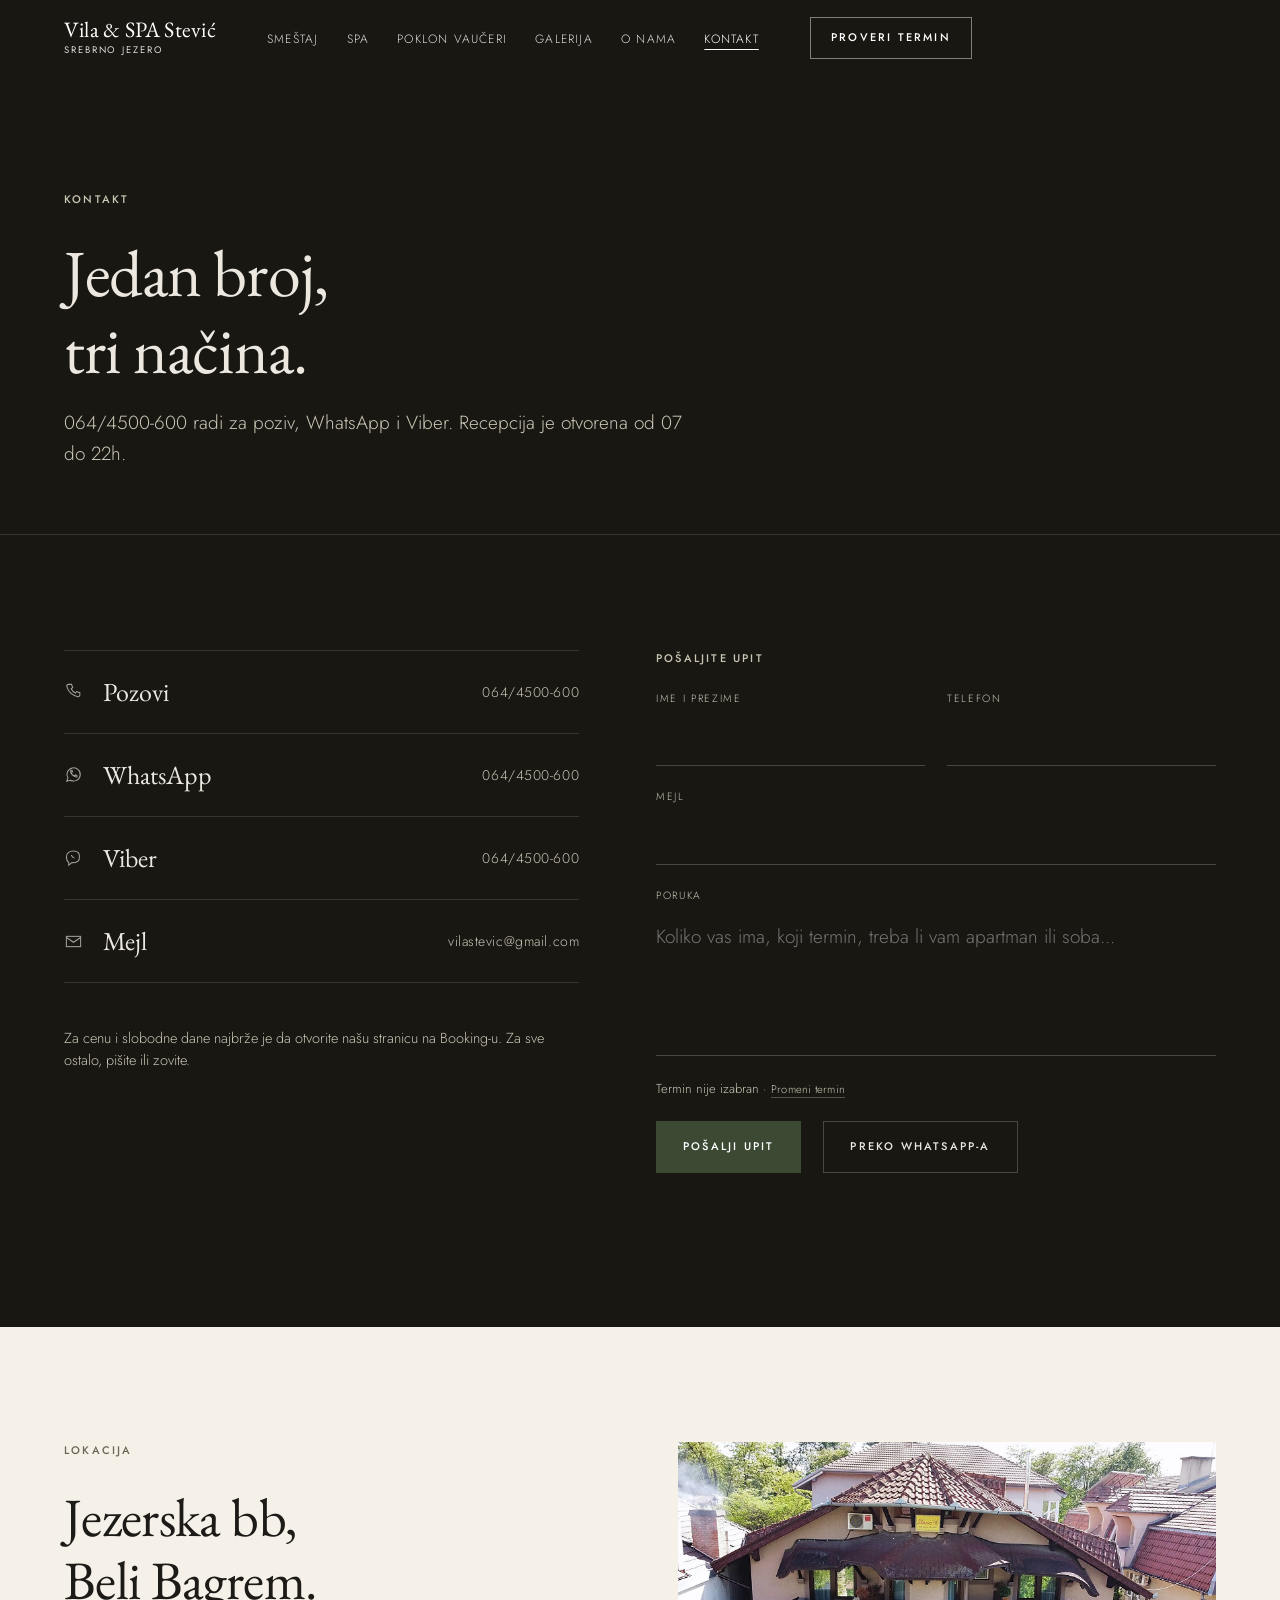
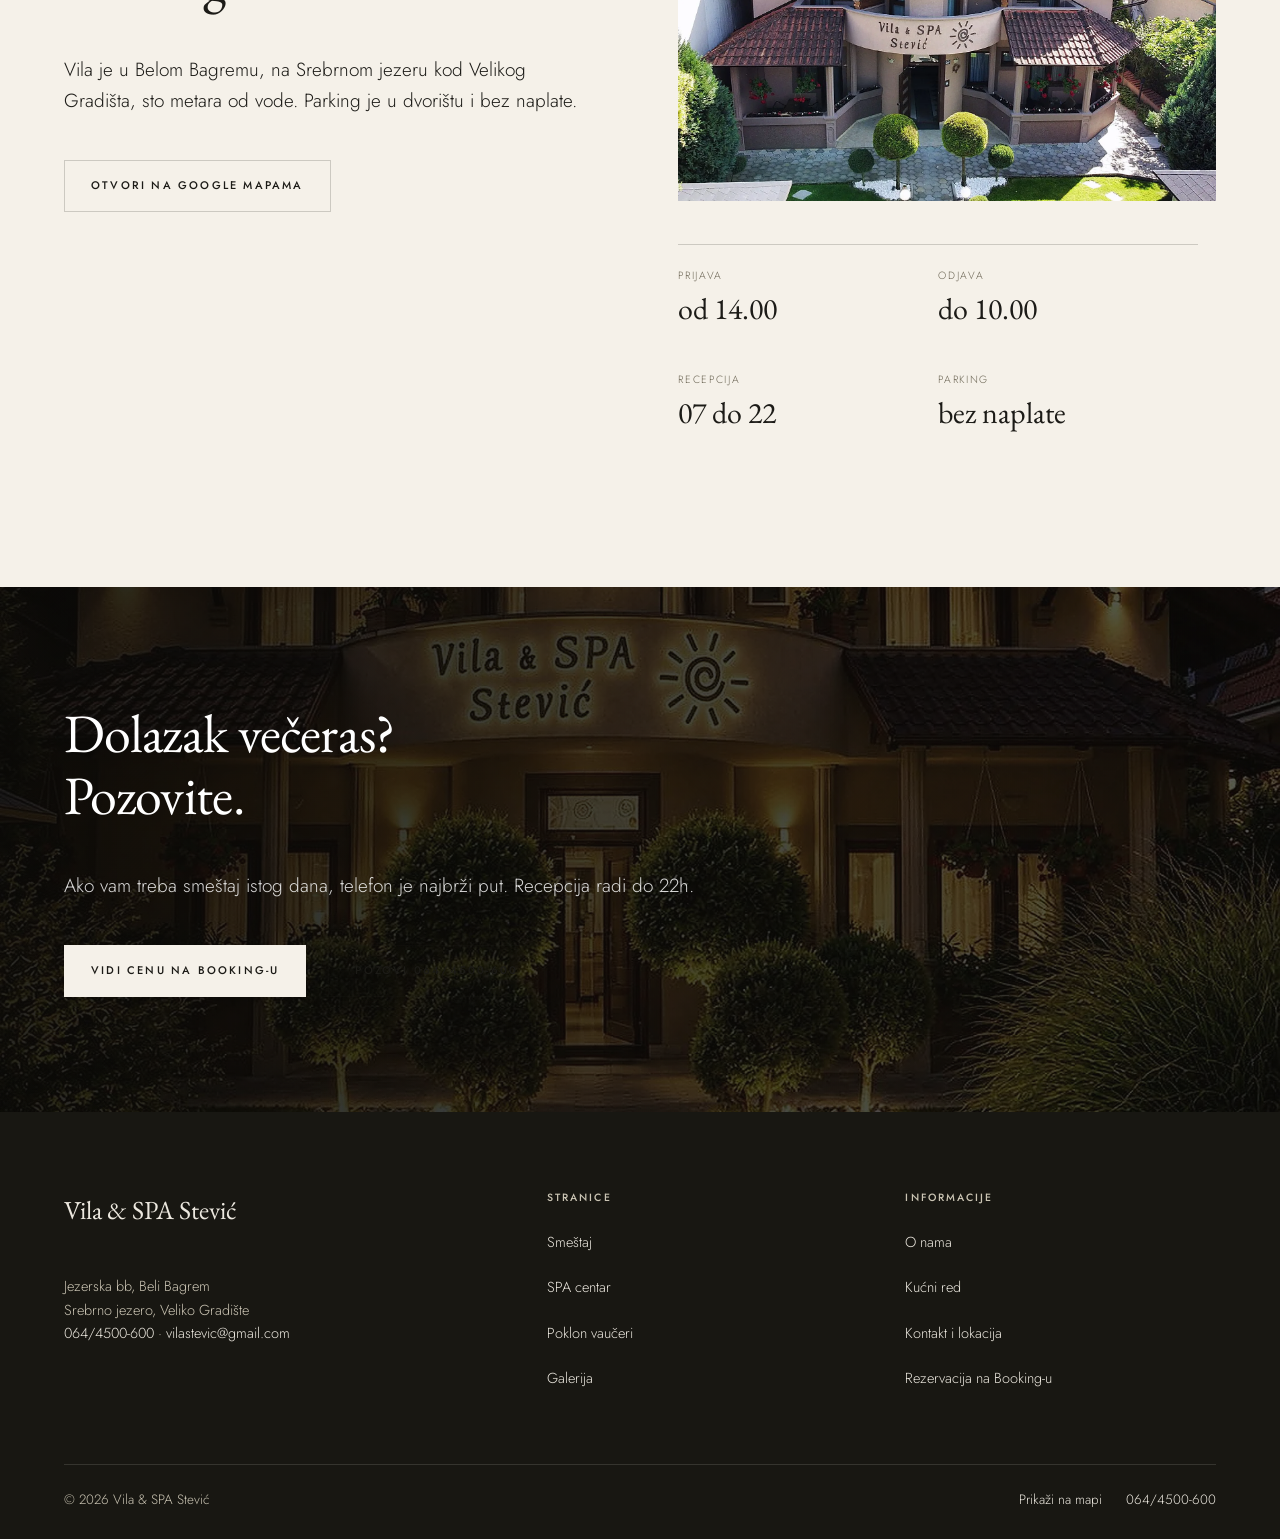
<file: kontakt.html>
<!doctype html>
<html lang="sr">
  <head>
    <meta charset="utf-8" />
    <meta
      name="viewport"
      content="width=device-width, initial-scale=1, viewport-fit=cover"
    />
    <title>Kontakt i lokacija | Vila &amp; SPA Stević, Srebrno jezero</title>
    <meta
      name="description"
      content="Vila &amp; SPA Stević, Jezerska bb, Beli Bagrem, Srebrno jezero. Telefon 064/4500-600, WhatsApp, Viber i mejl vilastevic@gmail.com."
    />
    <link rel="canonical" href="https://www.vilastevic.com/kontakt.html" />
    <meta name="theme-color" content="#f5f1e9" />
    <meta name="robots" content="index, follow" />
    <meta property="og:type" content="website" />
    <meta property="og:locale" content="sr_RS" />
    <meta property="og:site_name" content="Vila &amp; SPA Stević" />
    <meta
      property="og:title"
      content="Kontakt i lokacija | Vila &amp; SPA Stević, Srebrno jezero"
    />
    <meta
      property="og:description"
      content="Vila &amp; SPA Stević, Jezerska bb, Beli Bagrem, Srebrno jezero. Telefon 064/4500-600, WhatsApp, Viber i mejl vilastevic@gmail.com."
    />
    <meta property="og:url" content="https://www.vilastevic.com/kontakt.html" />
    <meta
      property="og:image"
      content="https://www.vilastevic.com/slike/og-vila-stevic.jpg"
    />
    <meta property="og:image:width" content="1200" />
    <meta property="og:image:height" content="630" />
    <meta name="twitter:card" content="summary_large_image" />
    <link rel="icon" href="favicon.ico" sizes="32x32" />
    <link rel="icon" href="favicon-32.png" type="image/png" sizes="32x32" />
    <link rel="apple-touch-icon" href="apple-touch-icon.png" />
    <link rel="manifest" href="site.webmanifest" />
    <link rel="preconnect" href="https://fonts.googleapis.com" />
    <link rel="preconnect" href="https://fonts.gstatic.com" crossorigin />
    <link
      rel="preload"
      as="style"
      href="https://fonts.googleapis.com/css2?family=EB+Garamond:wght@400;500&family=Jost:wght@300;400;500&display=swap"
    />
    <link
      rel="stylesheet"
      href="https://fonts.googleapis.com/css2?family=EB+Garamond:wght@400;500&family=Jost:wght@300;400;500&display=swap"
    />
    <link rel="stylesheet" href="css/stil.css" />
  </head>
  <body>
    <a class="preskoci" href="#glavno">Preskoči na sadržaj</a>
    <header class="nav nav--tamno">
      <div class="omot nav__omot">
        <a class="nav__znak" href="index.html"
          >Vila &amp; SPA Stević<span>Srebrno jezero</span></a
        >
        <nav aria-label="Glavna navigacija">
          <ul class="nav__spisak">
            <li><a href="smestaj.html">Smeštaj</a></li>
            <li><a href="spa.html">SPA</a></li>
            <li><a href="vauceri.html">Poklon vaučeri</a></li>
            <li><a href="galerija.html">Galerija</a></li>
            <li><a href="o-nama.html">O nama</a></li>
            <li><a href="kontakt.html" aria-current="page">Kontakt</a></li>
          </ul>
        </nav>
        <button
          type="button"
          class="dugme dugme--tiho nav__akcija"
          data-panel
          aria-controls="panel-termin"
        >
          Proveri termin
        </button>
        <button
          type="button"
          class="nav__meni"
          data-meni
          aria-controls="meni"
          aria-expanded="false"
        >
          <span>Meni</span
          ><span class="nav__crte" aria-hidden="true"><i></i><i></i></span>
        </button>
      </div>
    </header>

    <div class="meni tamno" id="meni" data-otvoren="0">
      <nav aria-label="Sve stranice">
        <ul class="meni__spisak">
          <li>
            <a href="index.html"><em>01</em>Početna</a>
          </li>
          <li>
            <a href="smestaj.html"><em>02</em>Smeštaj</a>
          </li>
          <li>
            <a href="spa.html"><em>03</em>SPA</a>
          </li>
          <li>
            <a href="vauceri.html"><em>04</em>Poklon vaučeri</a>
          </li>
          <li>
            <a href="galerija.html"><em>05</em>Galerija</a>
          </li>
          <li>
            <a href="o-nama.html"><em>06</em>O nama</a>
          </li>
          <li>
            <a href="kucni-red.html"><em>07</em>Kućni red</a>
          </li>
          <li>
            <a href="kontakt.html" aria-current="page"><em>08</em>Kontakt</a>
          </li>
        </ul>
      </nav>
      <div class="meni__dno">
        <a
          class="dugme"
          href="https://www.booking.com/hotel/rs/vila-stevia.html"
          data-booking="1"
          target="_blank"
          rel="noopener"
          >Vidi cenu na Booking-u</a
        >
        <a class="dugme dugme--tiho" href="tel:+381644500600"
          >Pozovi 064/4500-600</a
        >
      </div>
    </div>

    <div
      class="panel"
      id="panel-termin"
      data-otvoren="0"
      role="dialog"
      aria-label="Izbor termina"
    >
      <div class="omot panel__unutra">
        <div class="panel__vrh">
          <p class="natpis" style="margin: 0">Termin i gosti</p>
          <button type="button" class="panel__zatvori" data-panel-zatvori>
            Zatvori
          </button>
        </div>
        <div class="panel__mreza">
          <div class="kal"></div>
          <div>
            <div class="red red--dva">
              <div class="polje">
                <label for="p-odrasli">Odrasli</label>
                <span
                  class="brojac"
                  data-brojac="odrasli"
                  data-min="1"
                  data-max="20"
                >
                  <button type="button" aria-label="Manje odraslih">
                    &minus;
                  </button>
                  <input
                    id="p-odrasli"
                    type="number"
                    min="1"
                    max="20"
                    inputmode="numeric"
                    value="2"
                  />
                  <button type="button" aria-label="Više odraslih">+</button>
                </span>
              </div>
              <div class="polje">
                <label for="p-deca">Deca</label>
                <span
                  class="brojac"
                  data-brojac="deca"
                  data-min="0"
                  data-max="10"
                >
                  <button type="button" aria-label="Manje dece">&minus;</button>
                  <input
                    id="p-deca"
                    type="number"
                    min="0"
                    max="10"
                    inputmode="numeric"
                    value="0"
                  />
                  <button type="button" aria-label="Više dece">+</button>
                </span>
              </div>
            </div>
            <div class="razmak-vrh" data-godine hidden>
              <p class="natpis" style="margin-bottom: 12px">Godine dece</p>
              <div class="red red--dva" data-godine-polja></div>
              <p class="polje__pomoc razmak-vrh">
                Booking traži godine dece da bi prikazao tačnu cenu.
              </p>
            </div>
            <p class="malo tiho razmak-vrh">
              Deca mogu samo u apartmane A i B. Sobe primaju do dve odrasle
              osobe.
            </p>
          </div>
        </div>
        <div class="panel__dno">
          <p class="panel__zbir" data-panel-zbir></p>
          <div class="akcije">
            <a
              class="dugme"
              href="https://www.booking.com/hotel/rs/vila-stevia.html"
              data-booking="1"
              target="_blank"
              rel="noopener"
              >Vidi cenu na Booking-u</a
            >
            <a class="veza" href="kontakt.html"
              >Ili pošaljite upit <span class="veza__strelica">&rarr;</span></a
            >
          </div>
        </div>
      </div>
    </div>

    <main id="glavno">
      <header class="zaglavlje zaglavlje--tamno tamno">
        <div class="omot">
          <p class="natpis">Kontakt</p>
          <h1 class="zaglavlje__naslov">Jedan broj,<br />tri načina.</h1>
          <p class="zaglavlje__lead">
            064/4500-600 radi za poziv, WhatsApp i Viber. Recepcija je otvorena
            od 07 do 22h.
          </p>
        </div>
      </header>

      <section class="odeljak tamno" id="kanali">
        <div class="omot">
          <div class="blok blok--vrh blok--usko">
            <div class="anim">
              <ul class="kanali">
                <li>
                  <a href="tel:+381644500600"
                    ><svg
                      viewBox="0 0 24 24"
                      fill="none"
                      stroke="currentColor"
                      stroke-width="1.3"
                      aria-hidden="true"
                    >
                      <path
                        d="M6.5 3h3l1.5 4-2 1.5a12 12 0 0 0 5.5 5.5L16 12l4 1.5v3a2 2 0 0 1-2.2 2A16.5 16.5 0 0 1 3.5 5.2 2 2 0 0 1 5.5 3z"
                      /></svg
                    ><span class="kanali__ime">Pozovi</span
                    ><span class="kanali__broj">064/4500-600</span></a
                  >
                </li>
                <li>
                  <a href="#" data-wa=""
                    ><svg
                      viewBox="0 0 24 24"
                      fill="none"
                      stroke="currentColor"
                      stroke-width="1.3"
                      aria-hidden="true"
                    >
                      <path d="M3.5 20.5 5 16.3A8.4 8.4 0 1 1 8.2 19.3z" />
                      <path
                        d="M8.8 9.2c.3 1 .9 2 1.7 2.8s1.8 1.4 2.8 1.7l1-1.2 2.1.8v1.6c-1.7.5-4-.4-5.9-2.3S8 8.2 8.4 6.5H10l.8 2.1z"
                      /></svg
                    ><span class="kanali__ime">WhatsApp</span
                    ><span class="kanali__broj">064/4500-600</span></a
                  >
                </li>
                <li>
                  <a href="#" data-viber
                    ><svg
                      viewBox="0 0 24 24"
                      fill="none"
                      stroke="currentColor"
                      stroke-width="1.3"
                      aria-hidden="true"
                    >
                      <path
                        d="M12 2.6c4.5 0 7.6 2.9 7.6 7.3 0 4.5-3.1 7.4-7.6 7.4-.7 0-1.4 0-2-.2L6 20.4v-3.3C4 15.7 3 13.4 3 9.9 3 5.5 6.5 2.6 12 2.6z"
                      />
                      <path
                        d="M9.3 7.6c.3.9.8 1.7 1.5 2.4.7.7 1.5 1.2 2.4 1.5"
                      /></svg
                    ><span class="kanali__ime">Viber</span
                    ><span class="kanali__broj">064/4500-600</span></a
                  >
                </li>
                <li>
                  <a href="mailto:vilastevic@gmail.com"
                    ><svg
                      viewBox="0 0 24 24"
                      fill="none"
                      stroke="currentColor"
                      stroke-width="1.3"
                      aria-hidden="true"
                    >
                      <rect x="3" y="5.5" width="18" height="13" />
                      <path d="m3 7 9 6 9-6" /></svg
                    ><span class="kanali__ime">Mejl</span
                    ><span class="kanali__broj">vilastevic@gmail.com</span></a
                  >
                </li>
              </ul>
              <p class="malo tiho razmak-vrh">
                Za cenu i slobodne dane najbrže je da otvorite našu stranicu na
                Booking-u. Za sve ostalo, pišite ili zovite.
              </p>
            </div>
            <div class="anim">
              <form class="forma js-forma" data-vrsta="kontakt">
                <p class="natpis" style="margin-bottom: 0">Pošaljite upit</p>
                <div class="red red--dva">
                  <div class="polje">
                    <label for="k-ime">Ime i prezime</label
                    ><input
                      id="k-ime"
                      name="ime"
                      type="text"
                      autocomplete="name"
                      required
                    />
                  </div>
                  <div class="polje">
                    <label for="k-telefon">Telefon</label
                    ><input
                      id="k-telefon"
                      name="telefon"
                      type="tel"
                      autocomplete="tel"
                      inputmode="tel"
                    />
                  </div>
                </div>
                <div class="polje">
                  <label for="k-mejl">Mejl</label
                  ><input
                    id="k-mejl"
                    name="mejl"
                    type="email"
                    autocomplete="email"
                  />
                </div>
                <div class="polje">
                  <label for="k-poruka">Poruka</label>
                  <textarea
                    id="k-poruka"
                    name="poruka"
                    rows="4"
                    placeholder="Koliko vas ima, koji termin, treba li vam apartman ili soba..."
                  ></textarea>
                </div>
                <input type="hidden" name="dolazak" value="" />
                <input type="hidden" name="odlazak" value="" />
                <p class="polje__pomoc">
                  <span data-termin-pun></span> &middot;
                  <button
                    type="button"
                    class="veza"
                    data-panel
                    aria-controls="panel-termin"
                    style="
                      background: none;
                      border: 0;
                      padding: 0;
                      cursor: pointer;
                    "
                  >
                    Promeni termin
                  </button>
                </p>
                <div class="med">
                  <label for="k-website">Ne popunjavati</label
                  ><input
                    id="k-website"
                    name="website"
                    type="text"
                    tabindex="-1"
                    autocomplete="off"
                  />
                </div>
                <div class="akcije">
                  <button type="submit" class="dugme" data-kanal="mejl">
                    Pošalji upit
                  </button>
                  <button
                    type="submit"
                    class="dugme dugme--tiho"
                    data-kanal="wa"
                  >
                    Preko WhatsApp-a
                  </button>
                </div>
                <p class="forma__status" role="status" aria-live="polite"></p>
              </form>
            </div>
          </div>
        </div>
      </section>

      <section class="odeljak" id="lokacija">
        <div class="omot">
          <div class="blok blok--vrh">
            <div class="anim">
              <p class="natpis">Lokacija</p>
              <h2 class="veliki">Jezerska bb,<br />Beli Bagrem.</h2>
              <p class="razmak-vrh">
                Vila je u Belom Bagremu, na Srebrnom jezeru kod Velikog
                Gradišta, sto metara od vode. Parking je u dvorištu i bez
                naplate.
              </p>
              <div class="akcije razmak-vrh">
                <a
                  class="dugme dugme--tiho"
                  href="https://www.google.com/maps/place/ViLa+%26+SPA+STEVI%C4%86/@44.764936,21.4796581,17z/data=!4m9!3m8!1s0x47505589f6d74907:0x3c22963df602519a!5m2!4m1!1i2!8m2!3d44.7649322!4d21.482233!16s%2Fg%2F119wqx9x7?entry=ttu&g_ep=EgoyMDI2MDkxMy4wIKXMDSoASAFQAw%3D%3D"
                  target="_blank"
                  rel="noopener"
                  >Otvori na Google mapama</a
                >
              </div>
            </div>
            <div>
              <figure class="anim-foto">
                <div class="foto foto--32">
                  <picture
                    ><source
                      type="image/webp"
                      srcset="slike/vila-iz-vazduha.webp"
                      sizes="(min-width: 900px) 46vw, 92vw" />
                    <img
                      src="slike/vila-iz-vazduha.jpg"
                      alt="Vila Stević iz vazduha, Beli Bagrem"
                      width="1600"
                      height="1067"
                      loading="lazy"
                      decoding="async"
                  /></picture>
                </div>
              </figure>
              <dl class="cinjenice cinjenice--dve razmak-vrh">
                <div>
                  <dt>Prijava</dt>
                  <dd>od 14.00</dd>
                </div>
                <div>
                  <dt>Odjava</dt>
                  <dd>do 10.00</dd>
                </div>
                <div>
                  <dt>Recepcija</dt>
                  <dd>07 do 22</dd>
                </div>
                <div>
                  <dt>Parking</dt>
                  <dd>bez naplate</dd>
                </div>
              </dl>
            </div>
          </div>
        </div>
      </section>
    </main>
    <section class="kraj">
      <div class="kraj__slika">
        <picture
          ><source type="image/webp" srcset="slike/vila-noc.webp" />
          <img
            src="slike/vila-noc.jpg"
            alt="Vila Stević uveče, osvetljena staza do ulaza"
            loading="lazy"
            decoding="async"
        /></picture>
      </div>
      <div class="kraj__vel"></div>
      <div class="omot">
        <div class="kraj__sadrzaj">
          <h2 class="veliki anim">Dolazak večeras?<br />Pozovite.</h2>
          <p
            class="anim razmak-vrh"
            style="color: rgba(255, 255, 255, 0.84); max-width: 34em"
          >
            Ako vam treba smeštaj istog dana, telefon je najbrži put. Recepcija
            radi do 22h.
          </p>
          <div class="akcije anim razmak-vrh">
            <a
              class="dugme dugme--svetlo"
              href="https://www.booking.com/hotel/rs/vila-stevia.html"
              data-booking="1"
              target="_blank"
              rel="noopener"
              >Vidi cenu na Booking-u</a
            >
            <a class="dugme dugme--tiho" href="tel:+381644500600"
              >Pozovi 064/4500-600</a
            >
          </div>
        </div>
      </div>
    </section>
    <footer class="podnozje">
      <div class="omot">
        <div class="podnozje__mreza">
          <div>
            <p class="podnozje__znak">Vila &amp; SPA Stević</p>
            <address class="razmak-vrh">
              Jezerska bb, Beli Bagrem<br />
              Srebrno jezero, Veliko Gradište<br />
              <a href="tel:+381644500600">064/4500-600</a> &middot;
              <a href="mailto:vilastevic@gmail.com">vilastevic@gmail.com</a>
            </address>
          </div>
          <div>
            <p class="podnozje__naslov">Stranice</p>
            <ul>
              <li><a href="smestaj.html">Smeštaj</a></li>
              <li><a href="spa.html">SPA centar</a></li>
              <li><a href="vauceri.html">Poklon vaučeri</a></li>
              <li><a href="galerija.html">Galerija</a></li>
            </ul>
          </div>
          <div>
            <p class="podnozje__naslov">Informacije</p>
            <ul>
              <li><a href="o-nama.html">O nama</a></li>
              <li><a href="kucni-red.html">Kućni red</a></li>
              <li><a href="kontakt.html">Kontakt i lokacija</a></li>
              <li>
                <a
                  href="https://www.booking.com/hotel/rs/vila-stevia.html"
                  data-booking="1"
                  target="_blank"
                  rel="noopener"
                  >Rezervacija na Booking-u</a
                >
              </li>
            </ul>
          </div>
        </div>
        <div class="podnozje__dno">
          <p>&copy; <span id="godina">2026</span> Vila &amp; SPA Stević</p>
          <a
            href="https://www.google.com/maps/place/ViLa+%26+SPA+STEVI%C4%86/@44.764936,21.4796581,17z/data=!4m9!3m8!1s0x47505589f6d74907:0x3c22963df602519a!5m2!4m1!1i2!8m2!3d44.7649322!4d21.482233!16s%2Fg%2F119wqx9x7?entry=ttu&g_ep=EgoyMDI2MDkxMy4wIKXMDSoASAFQAw%3D%3D"
            target="_blank"
            rel="noopener"
            >Prikaži na mapi</a
          >
          <a href="tel:+381644500600">064/4500-600</a>
        </div>
      </div>
    </footer>
    <nav class="mobilna" aria-label="Brze akcije">
      <a href="tel:+381644500600"
        ><svg
          viewBox="0 0 24 24"
          fill="none"
          stroke="currentColor"
          stroke-width="1.3"
          aria-hidden="true"
        >
          <path
            d="M6.5 3h3l1.5 4-2 1.5a12 12 0 0 0 5.5 5.5L16 12l4 1.5v3a2 2 0 0 1-2.2 2A16.5 16.5 0 0 1 3.5 5.2 2 2 0 0 1 5.5 3z"
          /></svg
        ><span>Pozovi</span></a
      >
      <a href="#" data-wa="" data-wa-tema=""
        ><svg
          viewBox="0 0 24 24"
          fill="none"
          stroke="currentColor"
          stroke-width="1.3"
          aria-hidden="true"
        >
          <path d="M3.5 20.5 5 16.3A8.4 8.4 0 1 1 8.2 19.3z" />
          <path
            d="M8.8 9.2c.3 1 .9 2 1.7 2.8s1.8 1.4 2.8 1.7l1-1.2 2.1.8v1.6c-1.7.5-4-.4-5.9-2.3S8 8.2 8.4 6.5H10l.8 2.1z"
          /></svg
        ><span>WhatsApp</span></a
      >
      <a
        href="https://www.booking.com/hotel/rs/vila-stevia.html"
        data-booking="1"
        target="_blank"
        rel="noopener"
        ><svg
          viewBox="0 0 24 24"
          fill="none"
          stroke="currentColor"
          stroke-width="1.3"
          aria-hidden="true"
        >
          <path d="M5 4h14v16l-7-3.5L5 20z" /></svg
        ><span>Cena</span></a
      >
    </nav>
    <script src="js/skripta.js" defer></script>
    <script>
      document.getElementById("godina").textContent = new Date().getFullYear();
    </script>
  </body>
</html>
</file>
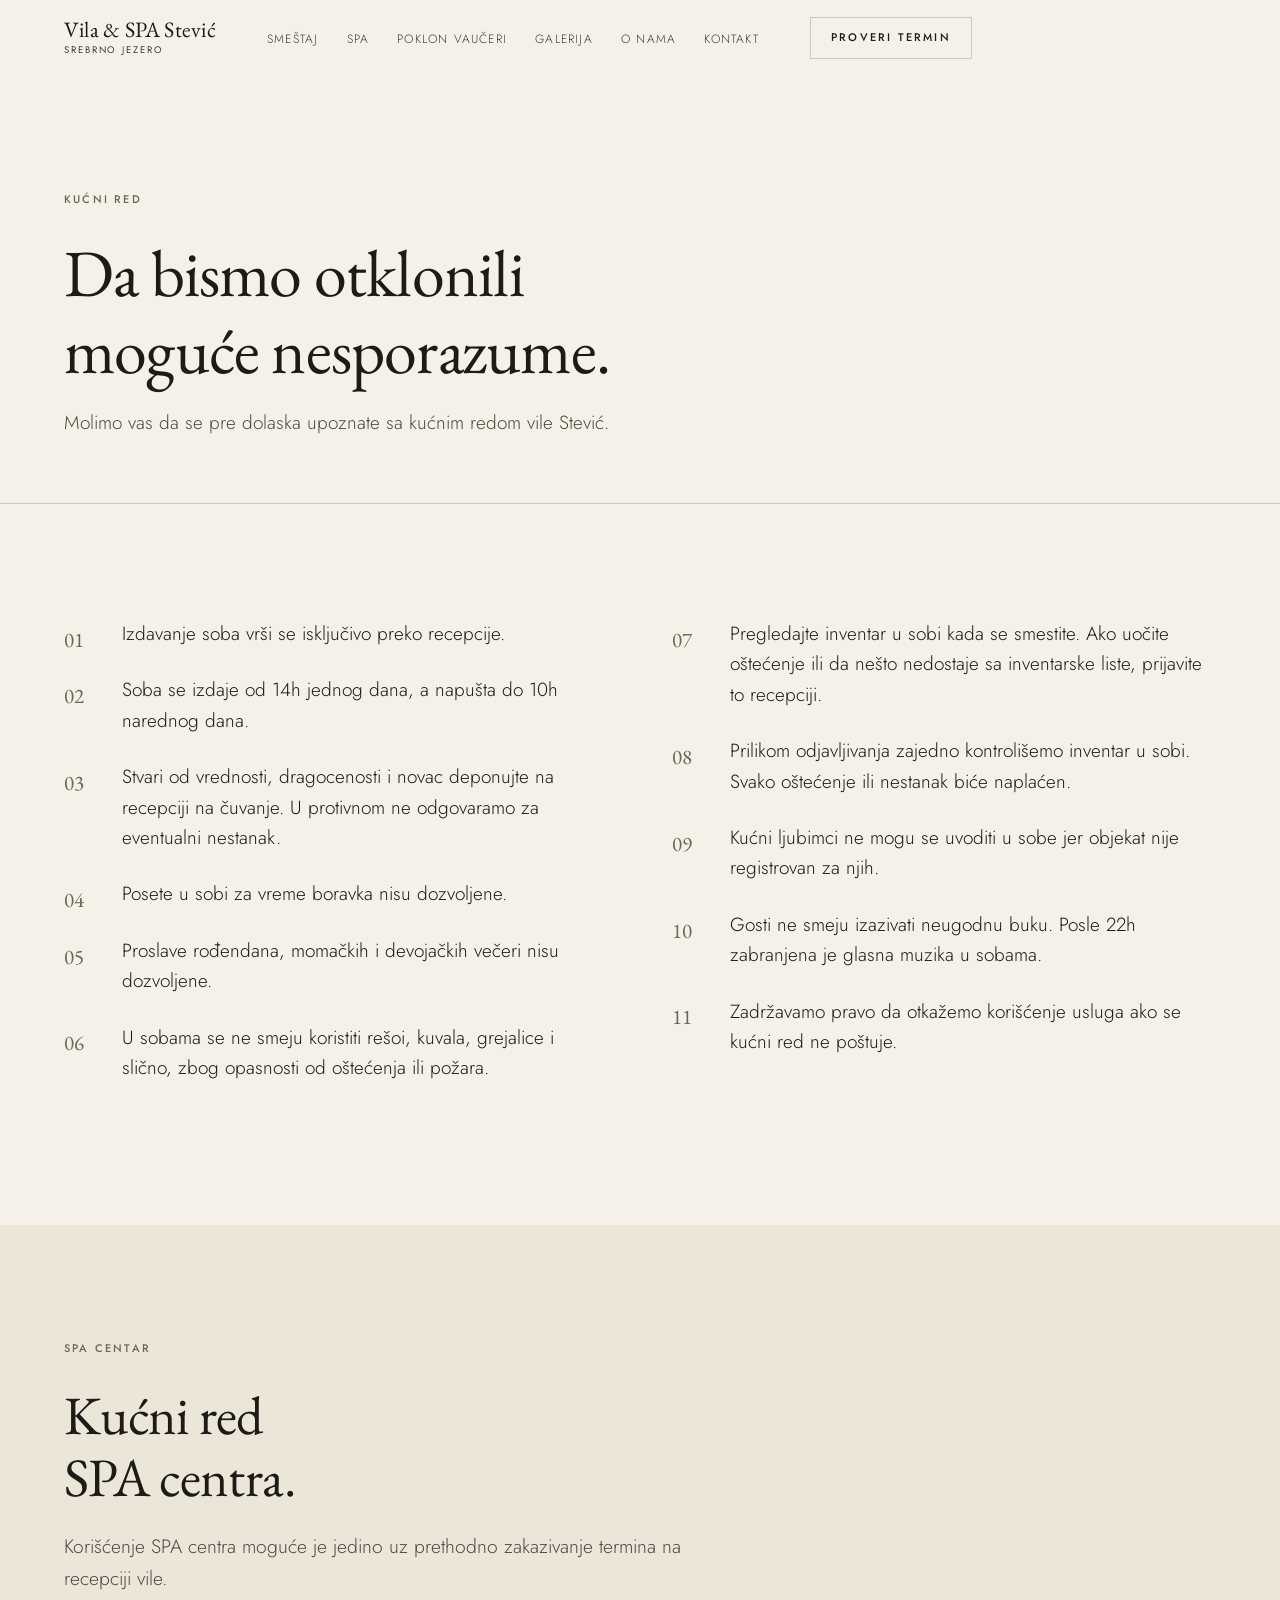
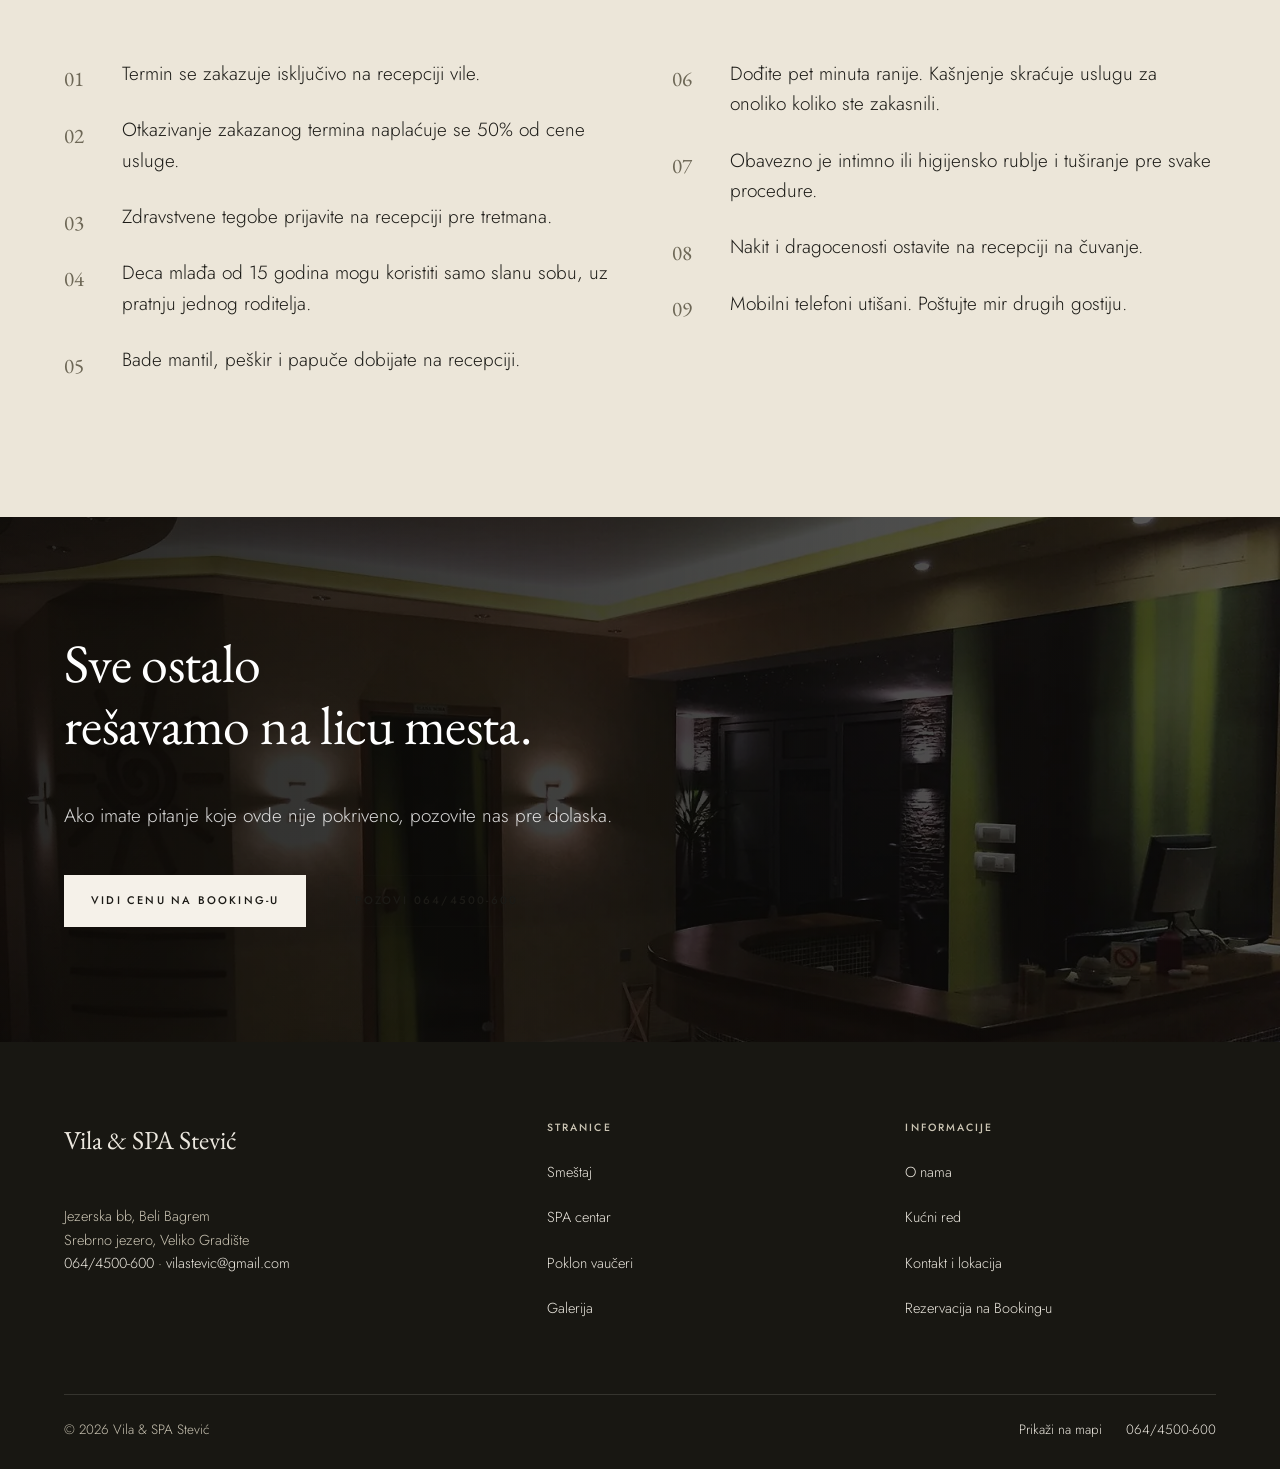
<file: kucni-red.html>
<!doctype html>
<html lang="sr">
  <head>
    <meta charset="utf-8" />
    <meta
      name="viewport"
      content="width=device-width, initial-scale=1, viewport-fit=cover"
    />
    <title>Kućni red | Vila &amp; SPA Stević</title>
    <meta
      name="description"
      content="Kućni red Vile Stević i kućni red SPA centra. Prijava od 14h, odjava do 10h, kućni ljubimci nisu dozvoljeni."
    />
    <link rel="canonical" href="https://www.vilastevic.com/kucni-red.html" />
    <meta name="theme-color" content="#f5f1e9" />
    <meta name="robots" content="index, follow" />
    <meta property="og:type" content="website" />
    <meta property="og:locale" content="sr_RS" />
    <meta property="og:site_name" content="Vila &amp; SPA Stević" />
    <meta property="og:title" content="Kućni red | Vila &amp; SPA Stević" />
    <meta
      property="og:description"
      content="Kućni red Vile Stević i kućni red SPA centra. Prijava od 14h, odjava do 10h, kućni ljubimci nisu dozvoljeni."
    />
    <meta
      property="og:url"
      content="https://www.vilastevic.com/kucni-red.html"
    />
    <meta
      property="og:image"
      content="https://www.vilastevic.com/slike/og-vila-stevic.jpg"
    />
    <meta property="og:image:width" content="1200" />
    <meta property="og:image:height" content="630" />
    <meta name="twitter:card" content="summary_large_image" />
    <link rel="icon" href="favicon.ico" sizes="32x32" />
    <link rel="icon" href="favicon-32.png" type="image/png" sizes="32x32" />
    <link rel="apple-touch-icon" href="apple-touch-icon.png" />
    <link rel="manifest" href="site.webmanifest" />
    <link rel="preconnect" href="https://fonts.googleapis.com" />
    <link rel="preconnect" href="https://fonts.gstatic.com" crossorigin />
    <link
      rel="preload"
      as="style"
      href="https://fonts.googleapis.com/css2?family=EB+Garamond:wght@400;500&family=Jost:wght@300;400;500&display=swap"
    />
    <link
      rel="stylesheet"
      href="https://fonts.googleapis.com/css2?family=EB+Garamond:wght@400;500&family=Jost:wght@300;400;500&display=swap"
    />
    <link rel="stylesheet" href="css/stil.css" />
  </head>
  <body>
    <a class="preskoci" href="#glavno">Preskoči na sadržaj</a>
    <header class="nav">
      <div class="omot nav__omot">
        <a class="nav__znak" href="index.html"
          >Vila &amp; SPA Stević<span>Srebrno jezero</span></a
        >
        <nav aria-label="Glavna navigacija">
          <ul class="nav__spisak">
            <li><a href="smestaj.html">Smeštaj</a></li>
            <li><a href="spa.html">SPA</a></li>
            <li><a href="vauceri.html">Poklon vaučeri</a></li>
            <li><a href="galerija.html">Galerija</a></li>
            <li><a href="o-nama.html">O nama</a></li>
            <li><a href="kontakt.html">Kontakt</a></li>
          </ul>
        </nav>
        <button
          type="button"
          class="dugme dugme--tiho nav__akcija"
          data-panel
          aria-controls="panel-termin"
        >
          Proveri termin
        </button>
        <button
          type="button"
          class="nav__meni"
          data-meni
          aria-controls="meni"
          aria-expanded="false"
        >
          <span>Meni</span
          ><span class="nav__crte" aria-hidden="true"><i></i><i></i></span>
        </button>
      </div>
    </header>

    <div class="meni tamno" id="meni" data-otvoren="0">
      <nav aria-label="Sve stranice">
        <ul class="meni__spisak">
          <li>
            <a href="index.html"><em>01</em>Početna</a>
          </li>
          <li>
            <a href="smestaj.html"><em>02</em>Smeštaj</a>
          </li>
          <li>
            <a href="spa.html"><em>03</em>SPA</a>
          </li>
          <li>
            <a href="vauceri.html"><em>04</em>Poklon vaučeri</a>
          </li>
          <li>
            <a href="galerija.html"><em>05</em>Galerija</a>
          </li>
          <li>
            <a href="o-nama.html"><em>06</em>O nama</a>
          </li>
          <li>
            <a href="kucni-red.html" aria-current="page"
              ><em>07</em>Kućni red</a
            >
          </li>
          <li>
            <a href="kontakt.html"><em>08</em>Kontakt</a>
          </li>
        </ul>
      </nav>
      <div class="meni__dno">
        <a
          class="dugme"
          href="https://www.booking.com/hotel/rs/vila-stevia.html"
          data-booking="1"
          target="_blank"
          rel="noopener"
          >Vidi cenu na Booking-u</a
        >
        <a class="dugme dugme--tiho" href="tel:+381644500600"
          >Pozovi 064/4500-600</a
        >
      </div>
    </div>

    <div
      class="panel"
      id="panel-termin"
      data-otvoren="0"
      role="dialog"
      aria-label="Izbor termina"
    >
      <div class="omot panel__unutra">
        <div class="panel__vrh">
          <p class="natpis" style="margin: 0">Termin i gosti</p>
          <button type="button" class="panel__zatvori" data-panel-zatvori>
            Zatvori
          </button>
        </div>
        <div class="panel__mreza">
          <div class="kal"></div>
          <div>
            <div class="red red--dva">
              <div class="polje">
                <label for="p-odrasli">Odrasli</label>
                <span
                  class="brojac"
                  data-brojac="odrasli"
                  data-min="1"
                  data-max="20"
                >
                  <button type="button" aria-label="Manje odraslih">
                    &minus;
                  </button>
                  <input
                    id="p-odrasli"
                    type="number"
                    min="1"
                    max="20"
                    inputmode="numeric"
                    value="2"
                  />
                  <button type="button" aria-label="Više odraslih">+</button>
                </span>
              </div>
              <div class="polje">
                <label for="p-deca">Deca</label>
                <span
                  class="brojac"
                  data-brojac="deca"
                  data-min="0"
                  data-max="10"
                >
                  <button type="button" aria-label="Manje dece">&minus;</button>
                  <input
                    id="p-deca"
                    type="number"
                    min="0"
                    max="10"
                    inputmode="numeric"
                    value="0"
                  />
                  <button type="button" aria-label="Više dece">+</button>
                </span>
              </div>
            </div>
            <div class="razmak-vrh" data-godine hidden>
              <p class="natpis" style="margin-bottom: 12px">Godine dece</p>
              <div class="red red--dva" data-godine-polja></div>
              <p class="polje__pomoc razmak-vrh">
                Booking traži godine dece da bi prikazao tačnu cenu.
              </p>
            </div>
            <p class="malo tiho razmak-vrh">
              Deca mogu samo u apartmane A i B. Sobe primaju do dve odrasle
              osobe.
            </p>
          </div>
        </div>
        <div class="panel__dno">
          <p class="panel__zbir" data-panel-zbir></p>
          <div class="akcije">
            <a
              class="dugme"
              href="https://www.booking.com/hotel/rs/vila-stevia.html"
              data-booking="1"
              target="_blank"
              rel="noopener"
              >Vidi cenu na Booking-u</a
            >
            <a class="veza" href="kontakt.html"
              >Ili pošaljite upit <span class="veza__strelica">&rarr;</span></a
            >
          </div>
        </div>
      </div>
    </div>

    <main id="glavno">
      <header class="zaglavlje">
        <div class="omot">
          <p class="natpis">Kućni red</p>
          <h1 class="zaglavlje__naslov">
            Da bismo otklonili<br />moguće nesporazume.
          </h1>
          <p class="zaglavlje__lead">
            Molimo vas da se pre dolaska upoznate sa kućnim redom vile Stević.
          </p>
        </div>
      </header>
      <section class="odeljak">
        <div class="omot">
          <ol class="pravila pravila--dve anim">
            <li>Izdavanje soba vrši se isključivo preko recepcije.</li>
            <li>
              Soba se izdaje od 14h jednog dana, a napušta do 10h narednog dana.
            </li>
            <li>
              Stvari od vrednosti, dragocenosti i novac deponujte na recepciji
              na čuvanje. U protivnom ne odgovaramo za eventualni nestanak.
            </li>
            <li>Posete u sobi za vreme boravka nisu dozvoljene.</li>
            <li>
              Proslave rođendana, momačkih i devojačkih večeri nisu dozvoljene.
            </li>
            <li>
              U sobama se ne smeju koristiti rešoi, kuvala, grejalice i slično,
              zbog opasnosti od oštećenja ili požara.
            </li>
            <li>
              Pregledajte inventar u sobi kada se smestite. Ako uočite oštećenje
              ili da nešto nedostaje sa inventarske liste, prijavite to
              recepciji.
            </li>
            <li>
              Prilikom odjavljivanja zajedno kontrolišemo inventar u sobi. Svako
              oštećenje ili nestanak biće naplaćen.
            </li>
            <li>
              Kućni ljubimci ne mogu se uvoditi u sobe jer objekat nije
              registrovan za njih.
            </li>
            <li>
              Gosti ne smeju izazivati neugodnu buku. Posle 22h zabranjena je
              glasna muzika u sobama.
            </li>
            <li>
              Zadržavamo pravo da otkažemo korišćenje usluga ako se kućni red ne
              poštuje.
            </li>
          </ol>
        </div>
      </section>
      <section class="odeljak odeljak--alt" id="spa">
        <div class="omot">
          <div class="uvod anim">
            <p class="natpis">SPA centar</p>
            <h2 class="uvod__naslov">Kućni red<br />SPA centra.</h2>
            <p class="uvod__lead">
              Korišćenje SPA centra moguće je jedino uz prethodno zakazivanje
              termina na recepciji vile.
            </p>
          </div>
          <ol class="pravila pravila--dve anim">
            <li>Termin se zakazuje isključivo na recepciji vile.</li>
            <li>
              Otkazivanje zakazanog termina naplaćuje se 50% od cene usluge.
            </li>
            <li>Zdravstvene tegobe prijavite na recepciji pre tretmana.</li>
            <li>
              Deca mlađa od 15 godina mogu koristiti samo slanu sobu, uz pratnju
              jednog roditelja.
            </li>
            <li>Bade mantil, peškir i papuče dobijate na recepciji.</li>
            <li>
              Dođite pet minuta ranije. Kašnjenje skraćuje uslugu za onoliko
              koliko ste zakasnili.
            </li>
            <li>
              Obavezno je intimno ili higijensko rublje i tuširanje pre svake
              procedure.
            </li>
            <li>Nakit i dragocenosti ostavite na recepciji na čuvanje.</li>
            <li>Mobilni telefoni utišani. Poštujte mir drugih gostiju.</li>
          </ol>
        </div>
      </section>
    </main>
    <section class="kraj">
      <div class="kraj__slika">
        <picture
          ><source type="image/webp" srcset="slike/spa-prijem.webp" />
          <img
            src="slike/spa-prijem.jpg"
            alt="Prijem u SPA centru Vile Stević"
            loading="lazy"
            decoding="async"
        /></picture>
      </div>
      <div class="kraj__vel"></div>
      <div class="omot">
        <div class="kraj__sadrzaj">
          <h2 class="veliki anim">Sve ostalo<br />rešavamo na licu mesta.</h2>
          <p
            class="anim razmak-vrh"
            style="color: rgba(255, 255, 255, 0.84); max-width: 34em"
          >
            Ako imate pitanje koje ovde nije pokriveno, pozovite nas pre
            dolaska.
          </p>
          <div class="akcije anim razmak-vrh">
            <a
              class="dugme dugme--svetlo"
              href="https://www.booking.com/hotel/rs/vila-stevia.html"
              data-booking="1"
              target="_blank"
              rel="noopener"
              >Vidi cenu na Booking-u</a
            >
            <a class="dugme dugme--tiho" href="tel:+381644500600"
              >Pozovi 064/4500-600</a
            >
          </div>
        </div>
      </div>
    </section>
    <footer class="podnozje">
      <div class="omot">
        <div class="podnozje__mreza">
          <div>
            <p class="podnozje__znak">Vila &amp; SPA Stević</p>
            <address class="razmak-vrh">
              Jezerska bb, Beli Bagrem<br />
              Srebrno jezero, Veliko Gradište<br />
              <a href="tel:+381644500600">064/4500-600</a> &middot;
              <a href="mailto:vilastevic@gmail.com">vilastevic@gmail.com</a>
            </address>
          </div>
          <div>
            <p class="podnozje__naslov">Stranice</p>
            <ul>
              <li><a href="smestaj.html">Smeštaj</a></li>
              <li><a href="spa.html">SPA centar</a></li>
              <li><a href="vauceri.html">Poklon vaučeri</a></li>
              <li><a href="galerija.html">Galerija</a></li>
            </ul>
          </div>
          <div>
            <p class="podnozje__naslov">Informacije</p>
            <ul>
              <li><a href="o-nama.html">O nama</a></li>
              <li><a href="kucni-red.html">Kućni red</a></li>
              <li><a href="kontakt.html">Kontakt i lokacija</a></li>
              <li>
                <a
                  href="https://www.booking.com/hotel/rs/vila-stevia.html"
                  data-booking="1"
                  target="_blank"
                  rel="noopener"
                  >Rezervacija na Booking-u</a
                >
              </li>
            </ul>
          </div>
        </div>
        <div class="podnozje__dno">
          <p>&copy; <span id="godina">2026</span> Vila &amp; SPA Stević</p>
          <a
            href="https://www.google.com/maps/place/ViLa+%26+SPA+STEVI%C4%86/@44.764936,21.4796581,17z/data=!4m9!3m8!1s0x47505589f6d74907:0x3c22963df602519a!5m2!4m1!1i2!8m2!3d44.7649322!4d21.482233!16s%2Fg%2F119wqx9x7?entry=ttu&g_ep=EgoyMDI2MDkxMy4wIKXMDSoASAFQAw%3D%3D"
            target="_blank"
            rel="noopener"
            >Prikaži na mapi</a
          >
          <a href="tel:+381644500600">064/4500-600</a>
        </div>
      </div>
    </footer>
    <nav class="mobilna" aria-label="Brze akcije">
      <a href="tel:+381644500600"
        ><svg
          viewBox="0 0 24 24"
          fill="none"
          stroke="currentColor"
          stroke-width="1.3"
          aria-hidden="true"
        >
          <path
            d="M6.5 3h3l1.5 4-2 1.5a12 12 0 0 0 5.5 5.5L16 12l4 1.5v3a2 2 0 0 1-2.2 2A16.5 16.5 0 0 1 3.5 5.2 2 2 0 0 1 5.5 3z"
          /></svg
        ><span>Pozovi</span></a
      >
      <a href="#" data-wa="" data-wa-tema=""
        ><svg
          viewBox="0 0 24 24"
          fill="none"
          stroke="currentColor"
          stroke-width="1.3"
          aria-hidden="true"
        >
          <path d="M3.5 20.5 5 16.3A8.4 8.4 0 1 1 8.2 19.3z" />
          <path
            d="M8.8 9.2c.3 1 .9 2 1.7 2.8s1.8 1.4 2.8 1.7l1-1.2 2.1.8v1.6c-1.7.5-4-.4-5.9-2.3S8 8.2 8.4 6.5H10l.8 2.1z"
          /></svg
        ><span>WhatsApp</span></a
      >
      <a
        href="https://www.booking.com/hotel/rs/vila-stevia.html"
        data-booking="1"
        target="_blank"
        rel="noopener"
        ><svg
          viewBox="0 0 24 24"
          fill="none"
          stroke="currentColor"
          stroke-width="1.3"
          aria-hidden="true"
        >
          <path d="M5 4h14v16l-7-3.5L5 20z" /></svg
        ><span>Cena</span></a
      >
    </nav>
    <script src="js/skripta.js" defer></script>
    <script>
      document.getElementById("godina").textContent = new Date().getFullYear();
    </script>
  </body>
</html>
</file>
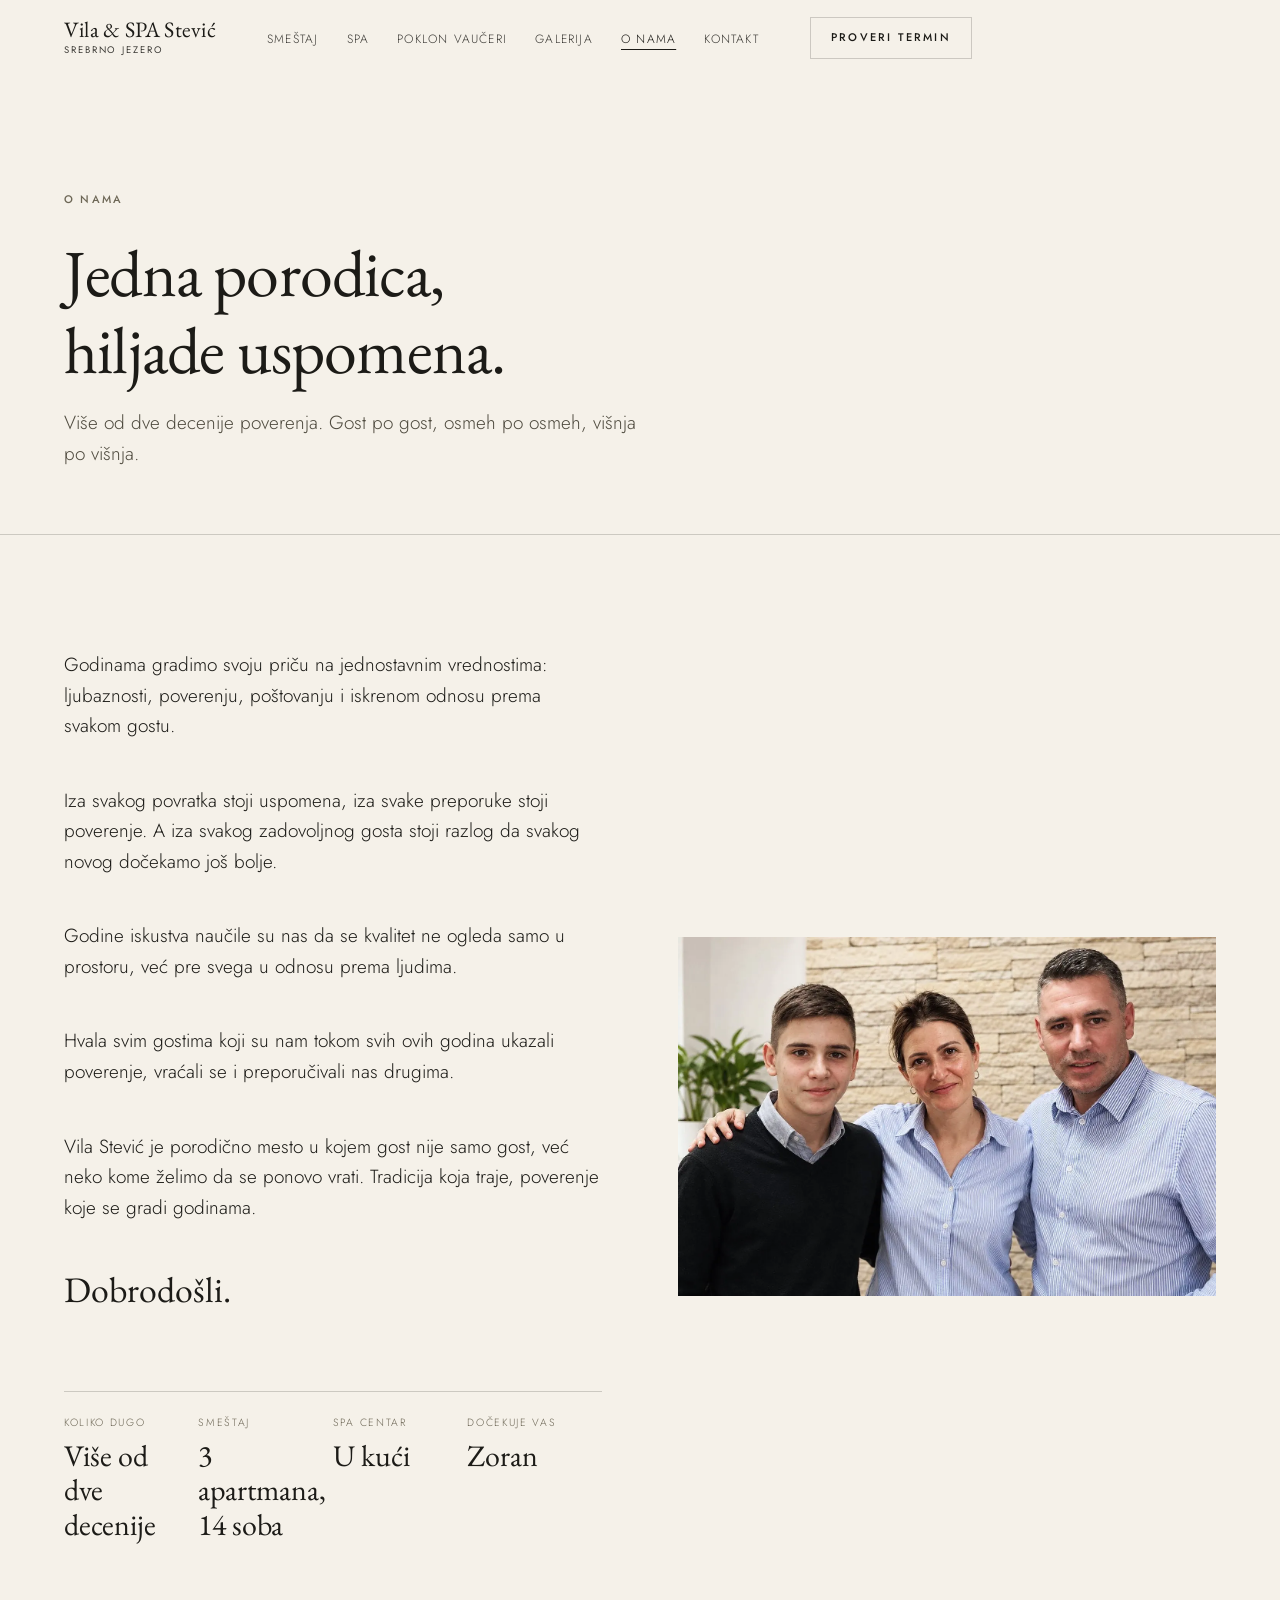
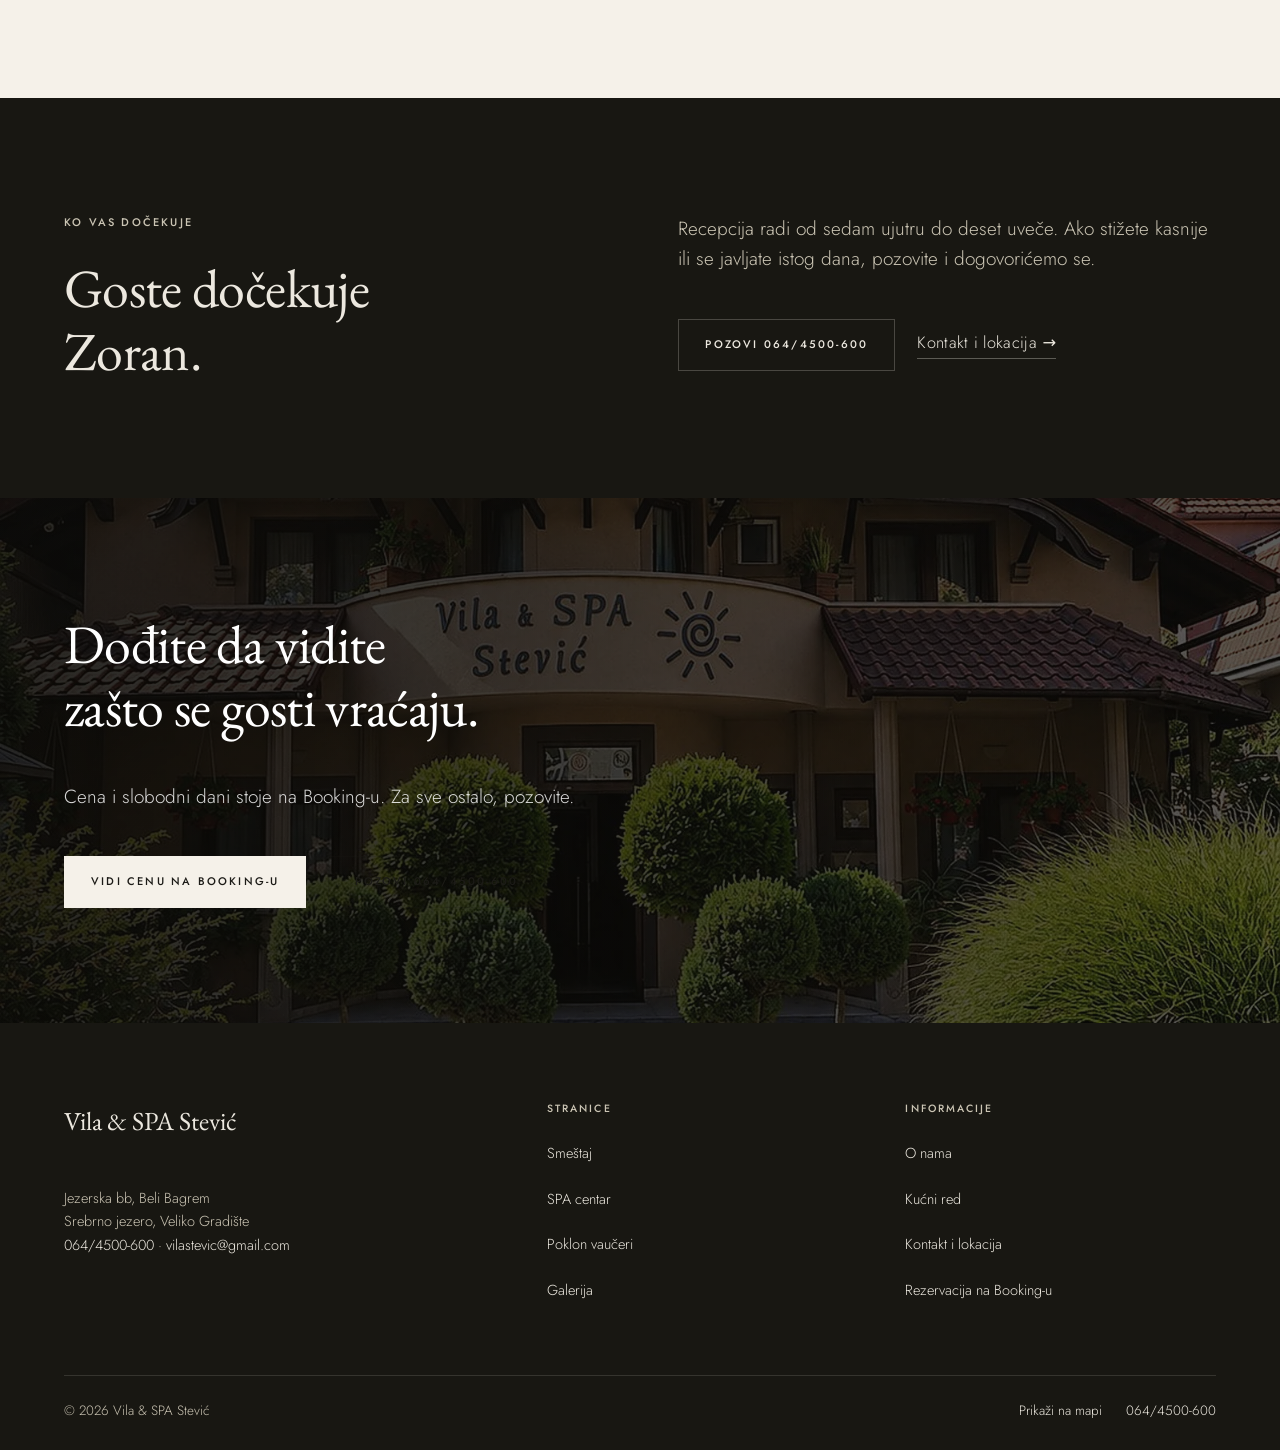
<file: o-nama.html>
<!doctype html>
<html lang="sr">
  <head>
    <meta charset="utf-8" />
    <meta
      name="viewport"
      content="width=device-width, initial-scale=1, viewport-fit=cover"
    />
    <title>O nama | Vila &amp; SPA Stević, Srebrno jezero</title>
    <meta
      name="description"
      content="Vila Stević je porodično mesto na Srebrnom jezeru. Više od dve decenije, ista porodica i isti prag."
    />
    <link rel="canonical" href="https://www.vilastevic.com/o-nama.html" />
    <meta name="theme-color" content="#f5f1e9" />
    <meta name="robots" content="index, follow" />
    <meta property="og:type" content="website" />
    <meta property="og:locale" content="sr_RS" />
    <meta property="og:site_name" content="Vila &amp; SPA Stević" />
    <meta
      property="og:title"
      content="O nama | Vila &amp; SPA Stević, Srebrno jezero"
    />
    <meta
      property="og:description"
      content="Vila Stević je porodično mesto na Srebrnom jezeru. Više od dve decenije, ista porodica i isti prag."
    />
    <meta property="og:url" content="https://www.vilastevic.com/o-nama.html" />
    <meta
      property="og:image"
      content="https://www.vilastevic.com/slike/og-vila-stevic.jpg"
    />
    <meta property="og:image:width" content="1200" />
    <meta property="og:image:height" content="630" />
    <meta name="twitter:card" content="summary_large_image" />
    <link rel="icon" href="favicon.ico" sizes="32x32" />
    <link rel="icon" href="favicon-32.png" type="image/png" sizes="32x32" />
    <link rel="apple-touch-icon" href="apple-touch-icon.png" />
    <link rel="manifest" href="site.webmanifest" />
    <link rel="preconnect" href="https://fonts.googleapis.com" />
    <link rel="preconnect" href="https://fonts.gstatic.com" crossorigin />
    <link
      rel="preload"
      as="style"
      href="https://fonts.googleapis.com/css2?family=EB+Garamond:wght@400;500&family=Jost:wght@300;400;500&display=swap"
    />
    <link
      rel="stylesheet"
      href="https://fonts.googleapis.com/css2?family=EB+Garamond:wght@400;500&family=Jost:wght@300;400;500&display=swap"
    />
    <link rel="stylesheet" href="css/stil.css" />
  </head>
  <body>
    <a class="preskoci" href="#glavno">Preskoči na sadržaj</a>
    <header class="nav">
      <div class="omot nav__omot">
        <a class="nav__znak" href="index.html"
          >Vila &amp; SPA Stević<span>Srebrno jezero</span></a
        >
        <nav aria-label="Glavna navigacija">
          <ul class="nav__spisak">
            <li><a href="smestaj.html">Smeštaj</a></li>
            <li><a href="spa.html">SPA</a></li>
            <li><a href="vauceri.html">Poklon vaučeri</a></li>
            <li><a href="galerija.html">Galerija</a></li>
            <li><a href="o-nama.html" aria-current="page">O nama</a></li>
            <li><a href="kontakt.html">Kontakt</a></li>
          </ul>
        </nav>
        <button
          type="button"
          class="dugme dugme--tiho nav__akcija"
          data-panel
          aria-controls="panel-termin"
        >
          Proveri termin
        </button>
        <button
          type="button"
          class="nav__meni"
          data-meni
          aria-controls="meni"
          aria-expanded="false"
        >
          <span>Meni</span
          ><span class="nav__crte" aria-hidden="true"><i></i><i></i></span>
        </button>
      </div>
    </header>

    <div class="meni tamno" id="meni" data-otvoren="0">
      <nav aria-label="Sve stranice">
        <ul class="meni__spisak">
          <li>
            <a href="index.html"><em>01</em>Početna</a>
          </li>
          <li>
            <a href="smestaj.html"><em>02</em>Smeštaj</a>
          </li>
          <li>
            <a href="spa.html"><em>03</em>SPA</a>
          </li>
          <li>
            <a href="vauceri.html"><em>04</em>Poklon vaučeri</a>
          </li>
          <li>
            <a href="galerija.html"><em>05</em>Galerija</a>
          </li>
          <li>
            <a href="o-nama.html" aria-current="page"><em>06</em>O nama</a>
          </li>
          <li>
            <a href="kucni-red.html"><em>07</em>Kućni red</a>
          </li>
          <li>
            <a href="kontakt.html"><em>08</em>Kontakt</a>
          </li>
        </ul>
      </nav>
      <div class="meni__dno">
        <a
          class="dugme"
          href="https://www.booking.com/hotel/rs/vila-stevia.html"
          data-booking="1"
          target="_blank"
          rel="noopener"
          >Vidi cenu na Booking-u</a
        >
        <a class="dugme dugme--tiho" href="tel:+381644500600"
          >Pozovi 064/4500-600</a
        >
      </div>
    </div>

    <div
      class="panel"
      id="panel-termin"
      data-otvoren="0"
      role="dialog"
      aria-label="Izbor termina"
    >
      <div class="omot panel__unutra">
        <div class="panel__vrh">
          <p class="natpis" style="margin: 0">Termin i gosti</p>
          <button type="button" class="panel__zatvori" data-panel-zatvori>
            Zatvori
          </button>
        </div>
        <div class="panel__mreza">
          <div class="kal"></div>
          <div>
            <div class="red red--dva">
              <div class="polje">
                <label for="p-odrasli">Odrasli</label>
                <span
                  class="brojac"
                  data-brojac="odrasli"
                  data-min="1"
                  data-max="20"
                >
                  <button type="button" aria-label="Manje odraslih">
                    &minus;
                  </button>
                  <input
                    id="p-odrasli"
                    type="number"
                    min="1"
                    max="20"
                    inputmode="numeric"
                    value="2"
                  />
                  <button type="button" aria-label="Više odraslih">+</button>
                </span>
              </div>
              <div class="polje">
                <label for="p-deca">Deca</label>
                <span
                  class="brojac"
                  data-brojac="deca"
                  data-min="0"
                  data-max="10"
                >
                  <button type="button" aria-label="Manje dece">&minus;</button>
                  <input
                    id="p-deca"
                    type="number"
                    min="0"
                    max="10"
                    inputmode="numeric"
                    value="0"
                  />
                  <button type="button" aria-label="Više dece">+</button>
                </span>
              </div>
            </div>
            <div class="razmak-vrh" data-godine hidden>
              <p class="natpis" style="margin-bottom: 12px">Godine dece</p>
              <div class="red red--dva" data-godine-polja></div>
              <p class="polje__pomoc razmak-vrh">
                Booking traži godine dece da bi prikazao tačnu cenu.
              </p>
            </div>
            <p class="malo tiho razmak-vrh">
              Deca mogu samo u apartmane A i B. Sobe primaju do dve odrasle
              osobe.
            </p>
          </div>
        </div>
        <div class="panel__dno">
          <p class="panel__zbir" data-panel-zbir></p>
          <div class="akcije">
            <a
              class="dugme"
              href="https://www.booking.com/hotel/rs/vila-stevia.html"
              data-booking="1"
              target="_blank"
              rel="noopener"
              >Vidi cenu na Booking-u</a
            >
            <a class="veza" href="kontakt.html"
              >Ili pošaljite upit <span class="veza__strelica">&rarr;</span></a
            >
          </div>
        </div>
      </div>
    </div>

    <main id="glavno">
      <header class="zaglavlje">
        <div class="omot">
          <p class="natpis">O nama</p>
          <h1 class="zaglavlje__naslov">
            Jedna porodica,<br />hiljade uspomena.
          </h1>
          <p class="zaglavlje__lead">
            Više od dve decenije poverenja. Gost po gost, osmeh po osmeh, višnja
            po višnja.
          </p>
        </div>
      </header>

      <section class="odeljak">
        <div class="omot">
          <div class="blok">
            <div class="anim proza">
              <p>
                Godinama gradimo svoju priču na jednostavnim vrednostima:
                ljubaznosti, poverenju, poštovanju i iskrenom odnosu prema
                svakom gostu.
              </p>
              <p class="razmak-vrh">
                Iza svakog povratka stoji uspomena, iza svake preporuke stoji
                poverenje. A iza svakog zadovoljnog gosta stoji razlog da svakog
                novog dočekamo još bolje.
              </p>
              <p class="razmak-vrh">
                Godine iskustva naučile su nas da se kvalitet ne ogleda samo u
                prostoru, već pre svega u odnosu prema ljudima.
              </p>
              <p class="razmak-vrh">
                Hvala svim gostima koji su nam tokom svih ovih godina ukazali
                poverenje, vraćali se i preporučivali nas drugima.
              </p>
              <p class="razmak-vrh">
                Vila Stević je porodično mesto u kojem gost nije samo gost, već
                neko kome želimo da se ponovo vrati. Tradicija koja traje,
                poverenje koje se gradi godinama.
              </p>
              <p class="citat razmak-vrh">Dobrodošli.</p>
              <dl class="cinjenice razmak-vrh-veliki">
                <div>
                  <dt>Koliko dugo</dt>
                  <dd>Više od dve decenije</dd>
                </div>
                <div>
                  <dt>Smeštaj</dt>
                  <dd>3 apartmana, 14 soba</dd>
                </div>
                <div>
                  <dt>SPA centar</dt>
                  <dd>U kući</dd>
                </div>
                <div>
                  <dt>Dočekuje vas</dt>
                  <dd>Zoran</dd>
                </div>
              </dl>
            </div>
            <figure class="anim-foto">
              <div class="foto foto--32">
                <picture
                  ><source
                    type="image/webp"
                    srcset="slike/domacini.webp"
                    sizes="(min-width: 900px) 44vw, 92vw" />
                  <img
                    src="slike/domacini.jpg"
                    alt="Porodica Stević ispred vile"
                    width="1400"
                    height="933"
                    loading="lazy"
                    decoding="async"
                /></picture>
              </div>
            </figure>
          </div>
        </div>
      </section>
      <section class="odeljak tamno" id="domacini">
        <div class="omot">
          <div class="blok blok--vrh">
            <div class="anim">
              <p class="natpis">Ko vas dočekuje</p>
              <h2 class="veliki">Goste dočekuje<br />Zoran.</h2>
            </div>
            <div class="anim">
              <p class="tiho">
                Recepcija radi od sedam ujutru do deset uveče. Ako stižete
                kasnije ili se javljate istog dana, pozovite i dogovorićemo se.
              </p>
              <div class="akcije razmak-vrh">
                <a class="dugme dugme--tiho" href="tel:+381644500600"
                  >Pozovi 064/4500-600</a
                >
                <a class="veza" href="kontakt.html"
                  >Kontakt i lokacija
                  <span class="veza__strelica">&rarr;</span></a
                >
              </div>
            </div>
          </div>
        </div>
      </section>
    </main>
    <section class="kraj">
      <div class="kraj__slika">
        <picture
          ><source type="image/webp" srcset="slike/vila-dan.webp" />
          <img
            src="slike/vila-dan.jpg"
            alt="Vila Stević danju, ulaz i uređeno dvorište"
            loading="lazy"
            decoding="async"
        /></picture>
      </div>
      <div class="kraj__vel"></div>
      <div class="omot">
        <div class="kraj__sadrzaj">
          <h2 class="veliki anim">
            Dođite da vidite<br />zašto se gosti vraćaju.
          </h2>
          <p
            class="anim razmak-vrh"
            style="color: rgba(255, 255, 255, 0.84); max-width: 34em"
          >
            Cena i slobodni dani stoje na Booking-u. Za sve ostalo, pozovite.
          </p>
          <div class="akcije anim razmak-vrh">
            <a
              class="dugme dugme--svetlo"
              href="https://www.booking.com/hotel/rs/vila-stevia.html"
              data-booking="1"
              target="_blank"
              rel="noopener"
              >Vidi cenu na Booking-u</a
            >
            <a class="dugme dugme--tiho" href="tel:+381644500600"
              >Pozovi 064/4500-600</a
            >
          </div>
        </div>
      </div>
    </section>
    <footer class="podnozje">
      <div class="omot">
        <div class="podnozje__mreza">
          <div>
            <p class="podnozje__znak">Vila &amp; SPA Stević</p>
            <address class="razmak-vrh">
              Jezerska bb, Beli Bagrem<br />
              Srebrno jezero, Veliko Gradište<br />
              <a href="tel:+381644500600">064/4500-600</a> &middot;
              <a href="mailto:vilastevic@gmail.com">vilastevic@gmail.com</a>
            </address>
          </div>
          <div>
            <p class="podnozje__naslov">Stranice</p>
            <ul>
              <li><a href="smestaj.html">Smeštaj</a></li>
              <li><a href="spa.html">SPA centar</a></li>
              <li><a href="vauceri.html">Poklon vaučeri</a></li>
              <li><a href="galerija.html">Galerija</a></li>
            </ul>
          </div>
          <div>
            <p class="podnozje__naslov">Informacije</p>
            <ul>
              <li><a href="o-nama.html">O nama</a></li>
              <li><a href="kucni-red.html">Kućni red</a></li>
              <li><a href="kontakt.html">Kontakt i lokacija</a></li>
              <li>
                <a
                  href="https://www.booking.com/hotel/rs/vila-stevia.html"
                  data-booking="1"
                  target="_blank"
                  rel="noopener"
                  >Rezervacija na Booking-u</a
                >
              </li>
            </ul>
          </div>
        </div>
        <div class="podnozje__dno">
          <p>&copy; <span id="godina">2026</span> Vila &amp; SPA Stević</p>
          <a
            href="https://www.google.com/maps/place/ViLa+%26+SPA+STEVI%C4%86/@44.764936,21.4796581,17z/data=!4m9!3m8!1s0x47505589f6d74907:0x3c22963df602519a!5m2!4m1!1i2!8m2!3d44.7649322!4d21.482233!16s%2Fg%2F119wqx9x7?entry=ttu&g_ep=EgoyMDI2MDkxMy4wIKXMDSoASAFQAw%3D%3D"
            target="_blank"
            rel="noopener"
            >Prikaži na mapi</a
          >
          <a href="tel:+381644500600">064/4500-600</a>
        </div>
      </div>
    </footer>
    <nav class="mobilna" aria-label="Brze akcije">
      <a href="tel:+381644500600"
        ><svg
          viewBox="0 0 24 24"
          fill="none"
          stroke="currentColor"
          stroke-width="1.3"
          aria-hidden="true"
        >
          <path
            d="M6.5 3h3l1.5 4-2 1.5a12 12 0 0 0 5.5 5.5L16 12l4 1.5v3a2 2 0 0 1-2.2 2A16.5 16.5 0 0 1 3.5 5.2 2 2 0 0 1 5.5 3z"
          /></svg
        ><span>Pozovi</span></a
      >
      <a href="#" data-wa="" data-wa-tema=""
        ><svg
          viewBox="0 0 24 24"
          fill="none"
          stroke="currentColor"
          stroke-width="1.3"
          aria-hidden="true"
        >
          <path d="M3.5 20.5 5 16.3A8.4 8.4 0 1 1 8.2 19.3z" />
          <path
            d="M8.8 9.2c.3 1 .9 2 1.7 2.8s1.8 1.4 2.8 1.7l1-1.2 2.1.8v1.6c-1.7.5-4-.4-5.9-2.3S8 8.2 8.4 6.5H10l.8 2.1z"
          /></svg
        ><span>WhatsApp</span></a
      >
      <a
        href="https://www.booking.com/hotel/rs/vila-stevia.html"
        data-booking="1"
        target="_blank"
        rel="noopener"
        ><svg
          viewBox="0 0 24 24"
          fill="none"
          stroke="currentColor"
          stroke-width="1.3"
          aria-hidden="true"
        >
          <path d="M5 4h14v16l-7-3.5L5 20z" /></svg
        ><span>Cena</span></a
      >
    </nav>
    <dialog class="svetlo-kutija" id="svetlo-kutija" aria-label="Fotografija">
      <div class="svetlo-kutija__vrh">
        <span class="svetlo-kutija__broj" data-lb-broj></span>
        <button type="button" class="svetlo-kutija__x" data-lb-x>
          Zatvori
        </button>
      </div>
      <div class="svetlo-kutija__slika"><img alt="" data-lb-slika /></div>
      <button
        type="button"
        class="svetlo-kutija__strelica svetlo-kutija__strelica--nazad"
        data-lb-nazad
        aria-label="Prethodna"
      >
        &#8249;
      </button>
      <button
        type="button"
        class="svetlo-kutija__strelica svetlo-kutija__strelica--napred"
        data-lb-napred
        aria-label="Sledeća"
      >
        &#8250;
      </button>
      <p class="svetlo-kutija__potpis" data-lb-potpis></p>
    </dialog>
    <script src="js/skripta.js" defer></script>
    <script>
      document.getElementById("godina").textContent = new Date().getFullYear();
    </script>
  </body>
</html>
</file>
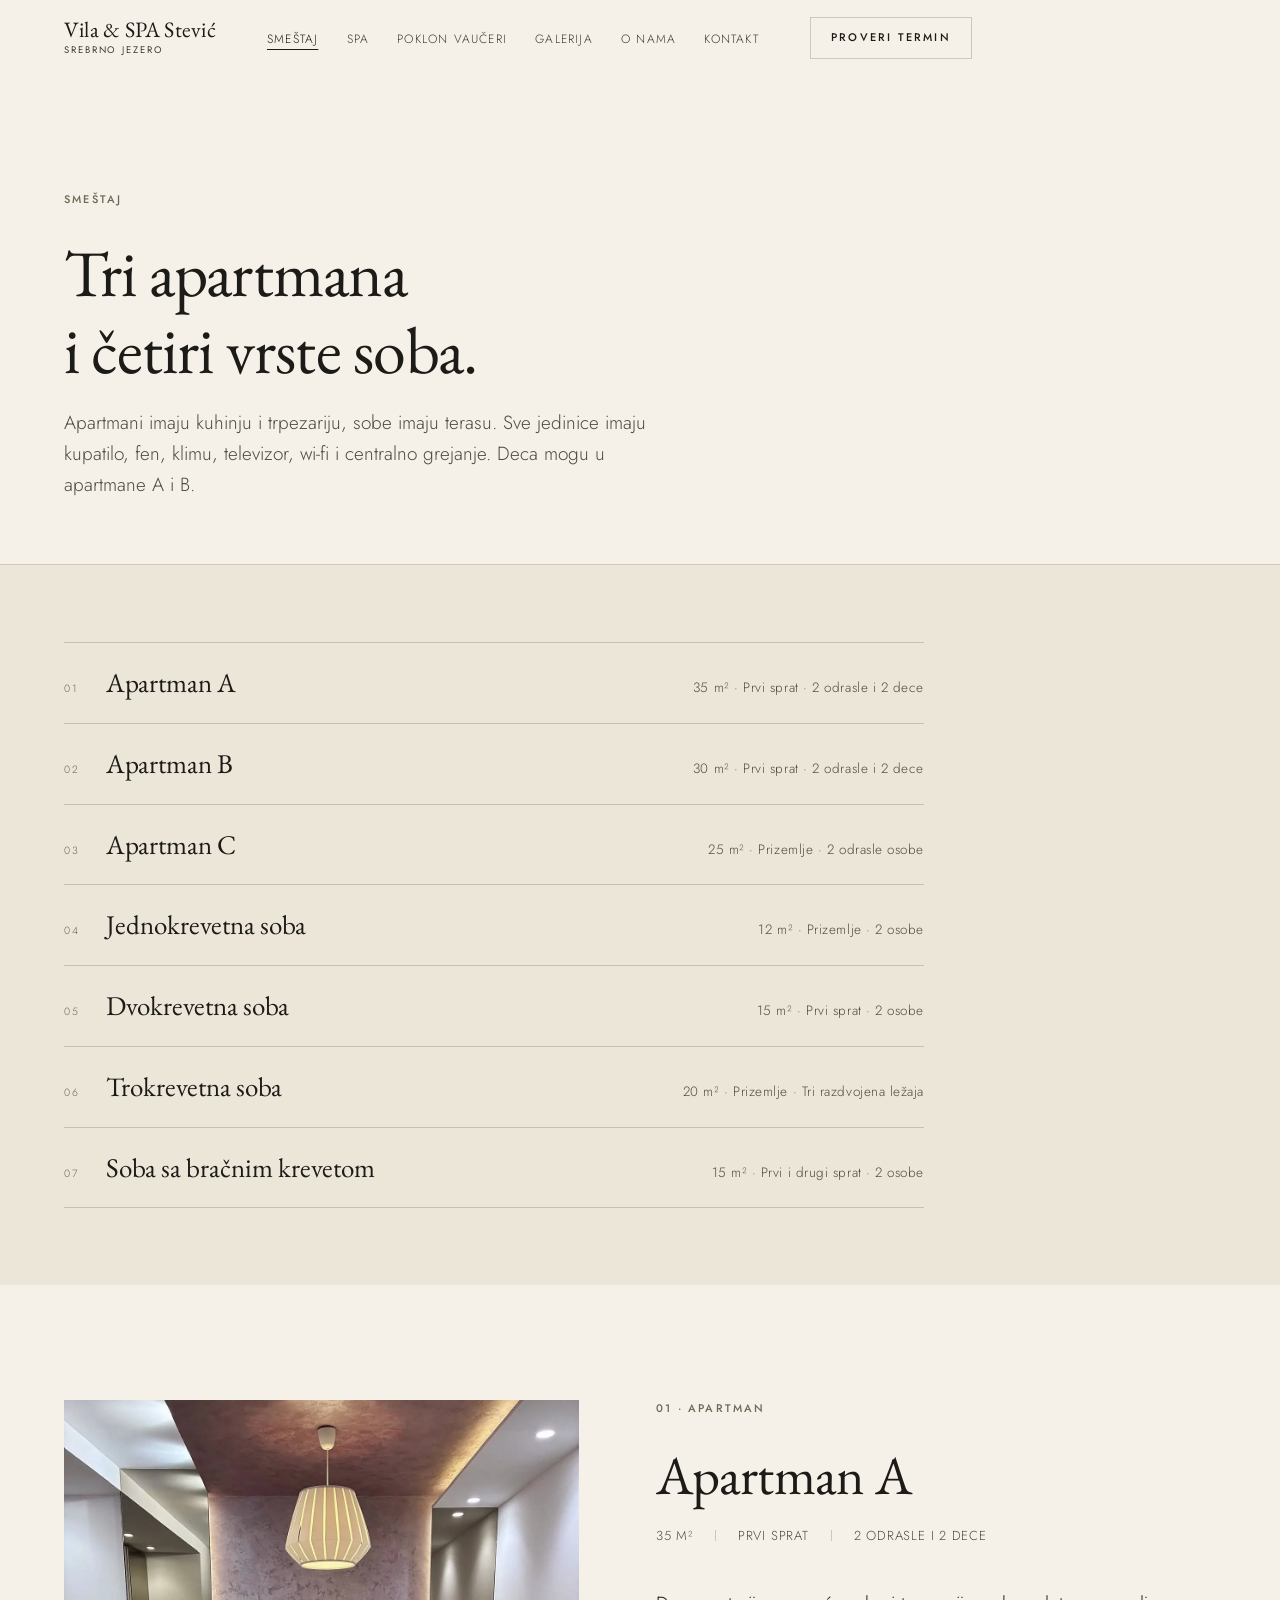
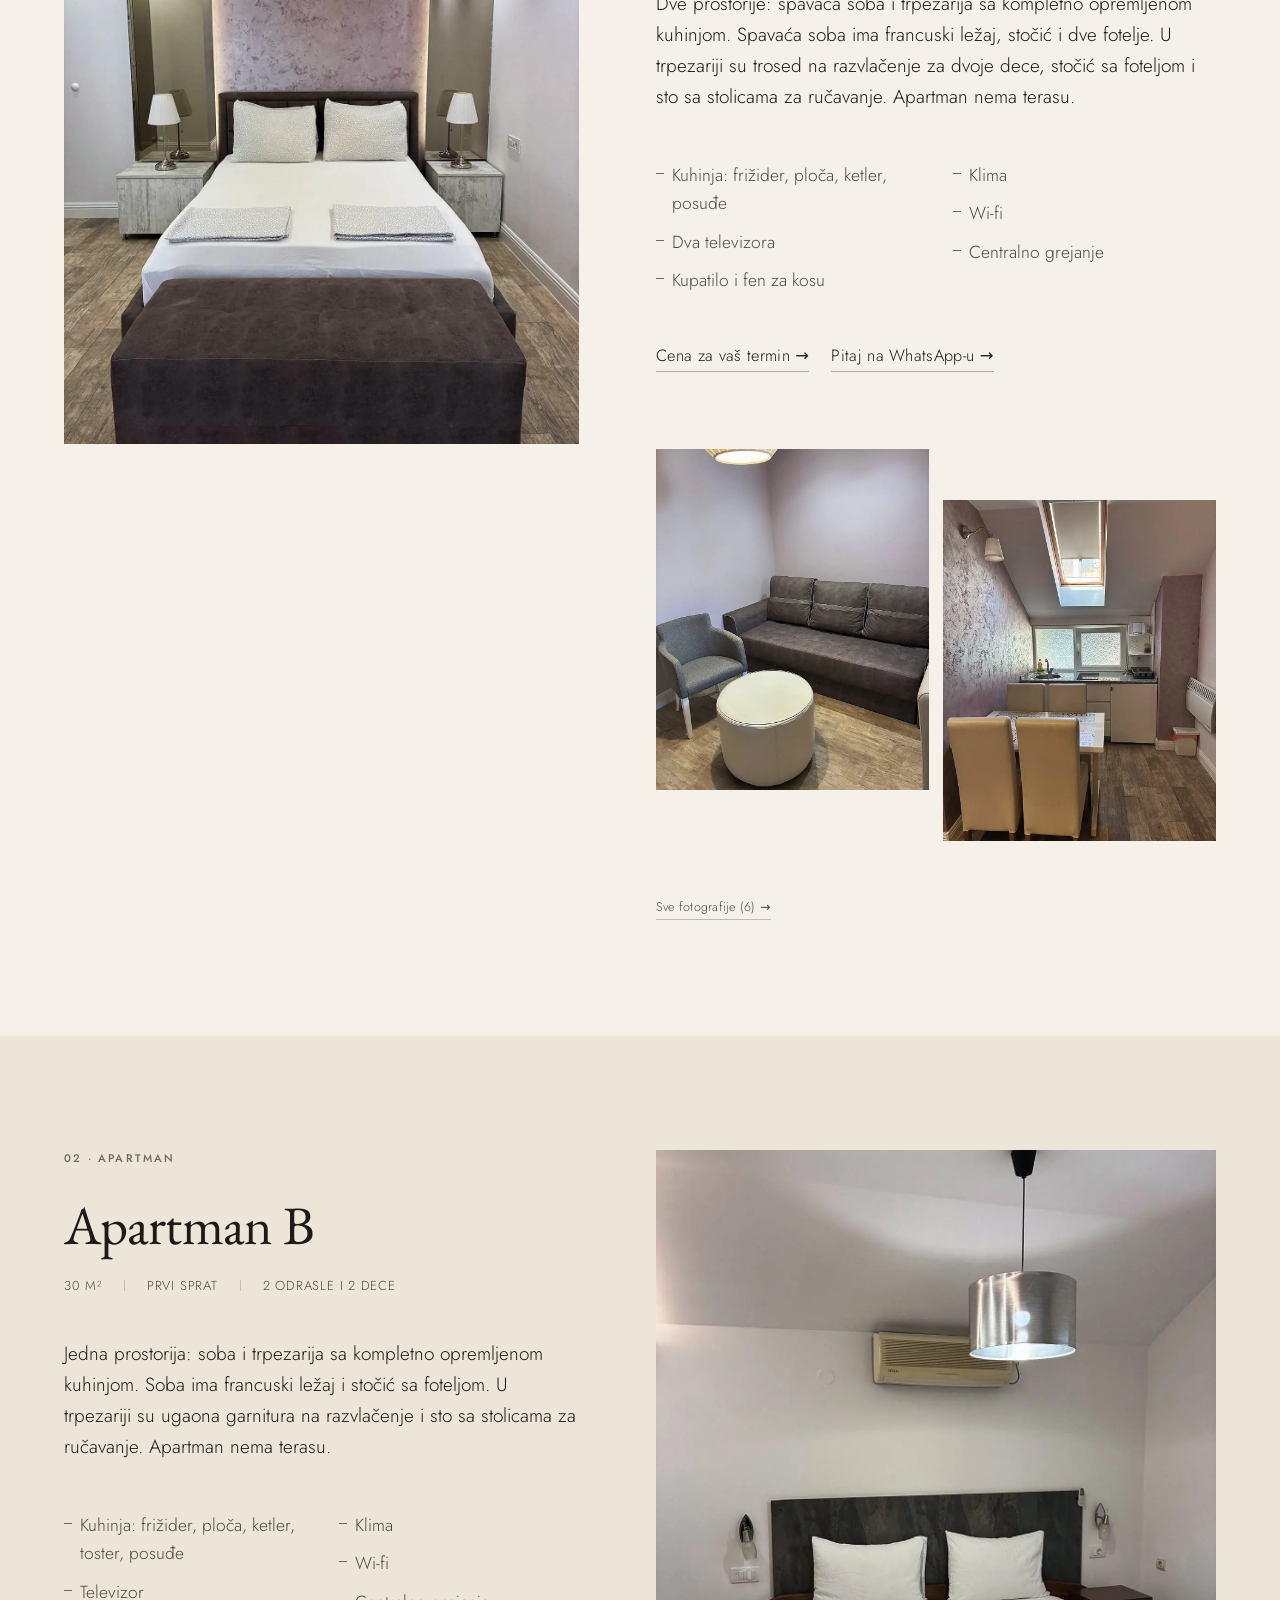
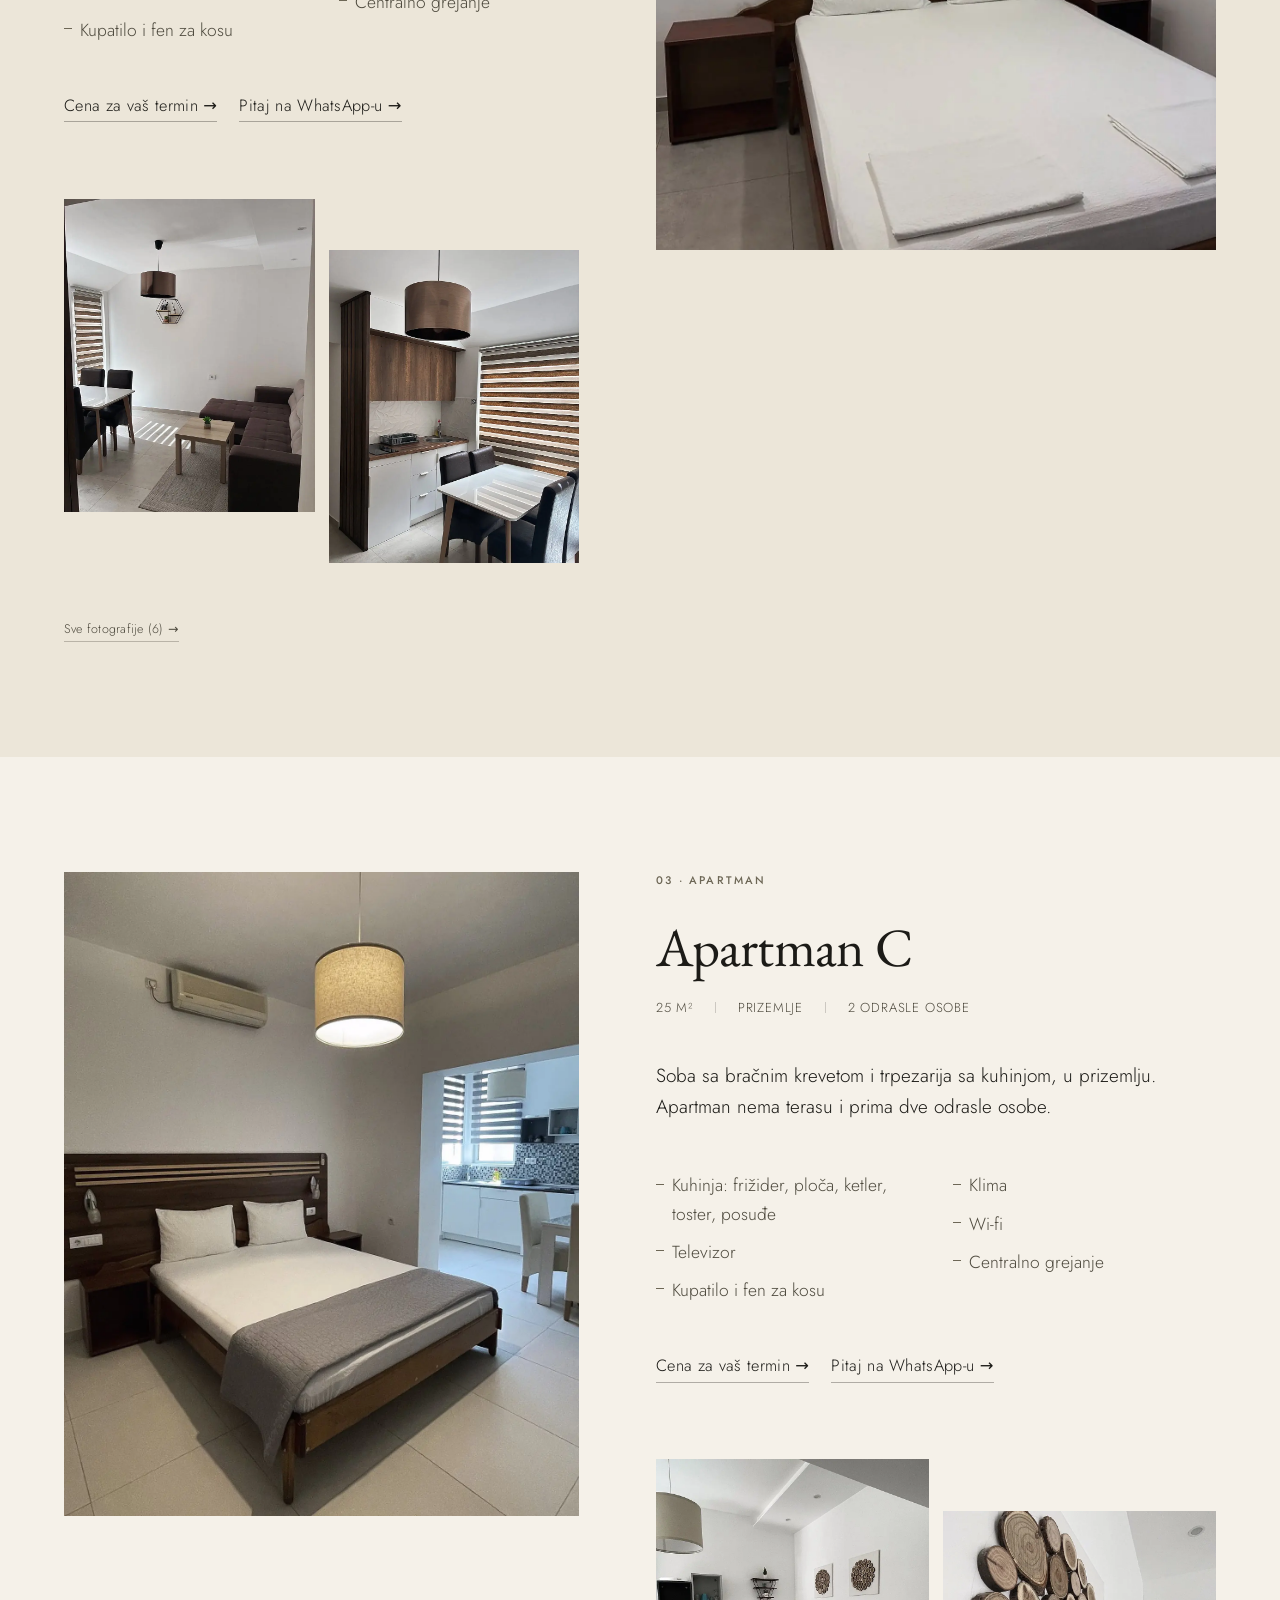
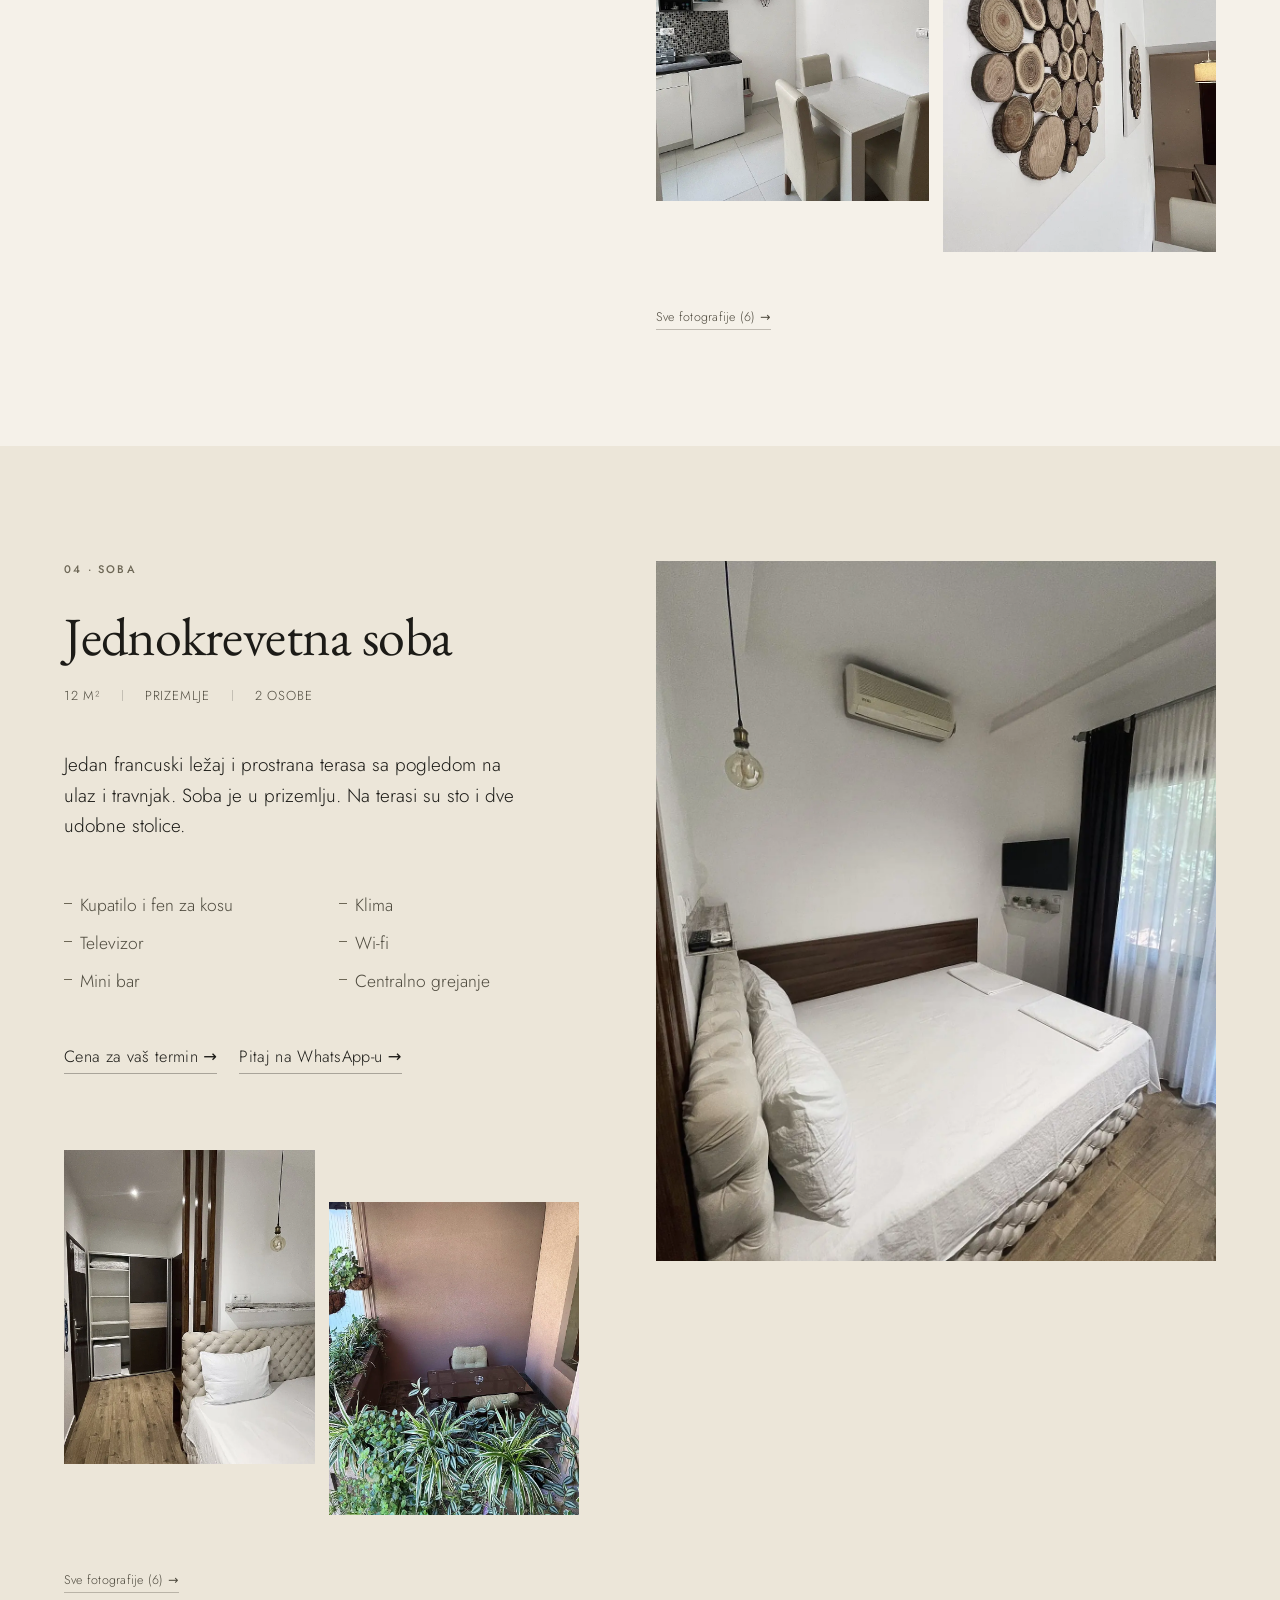
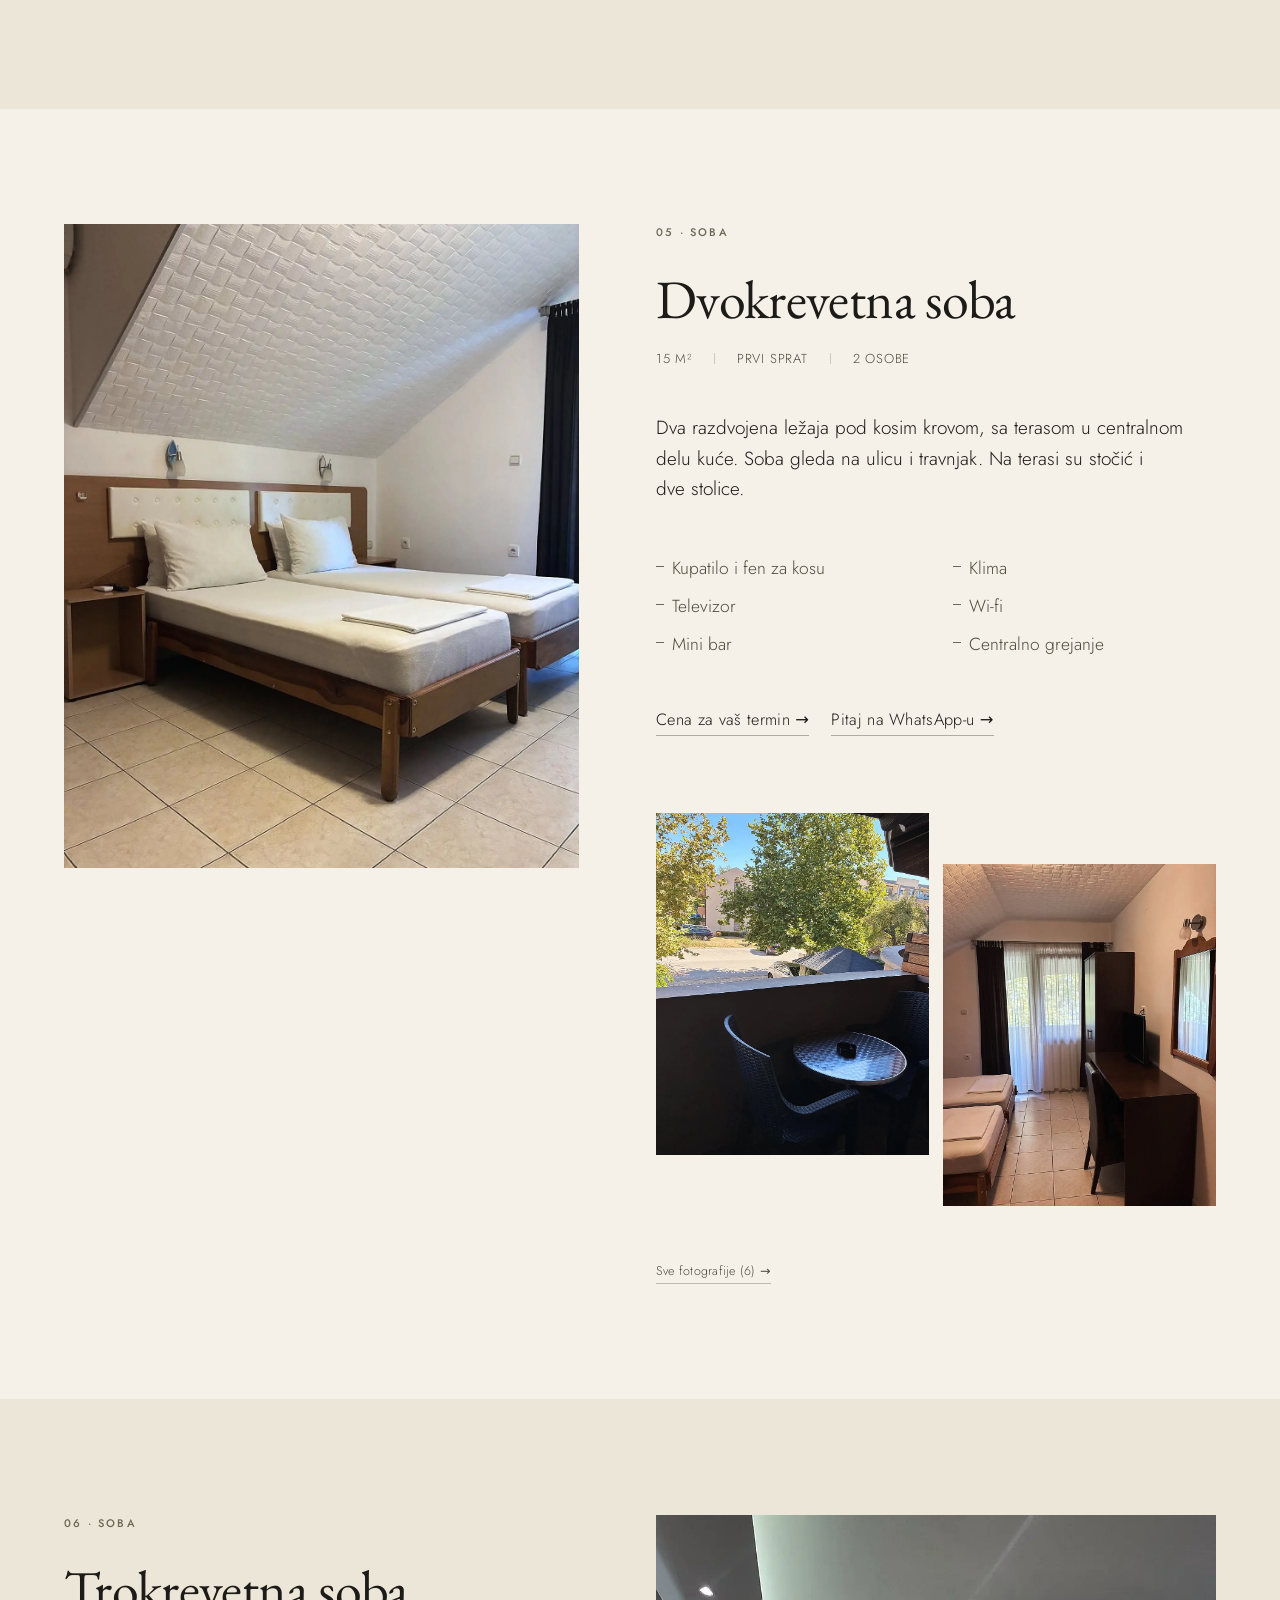
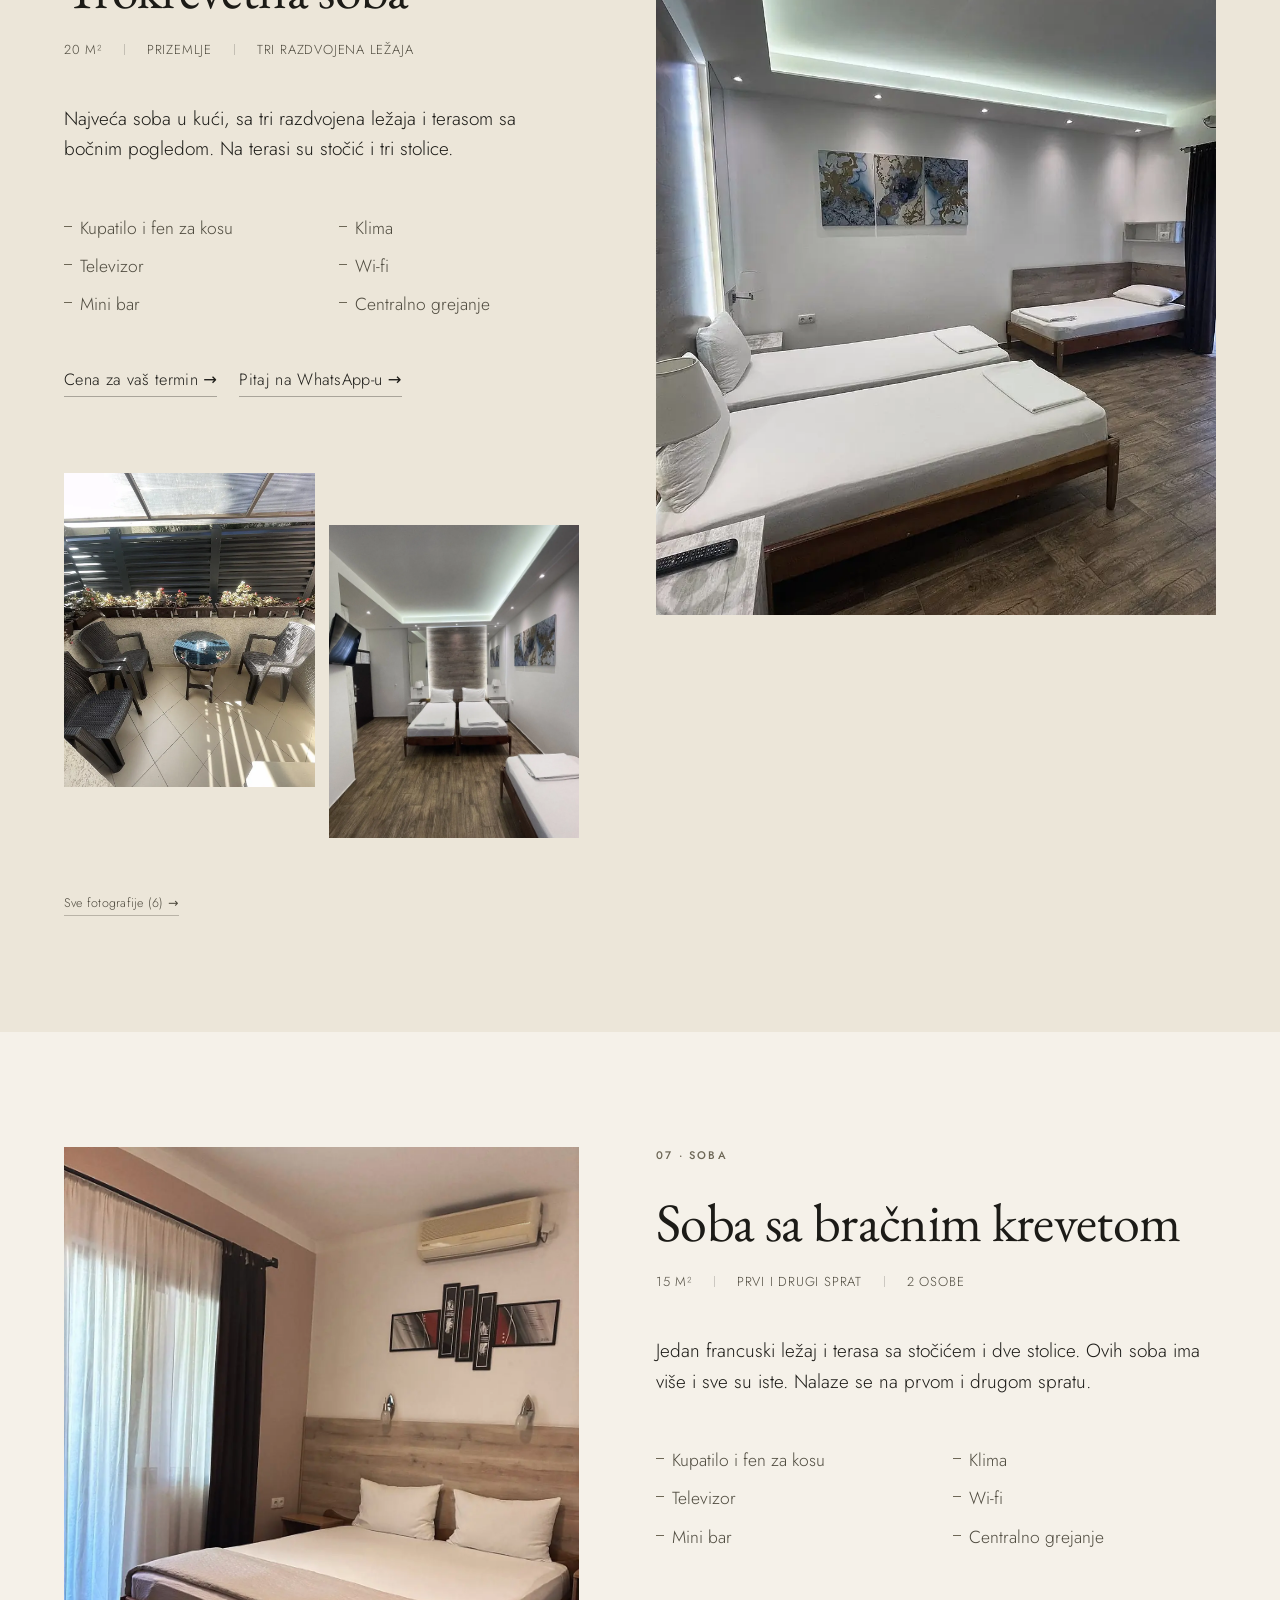
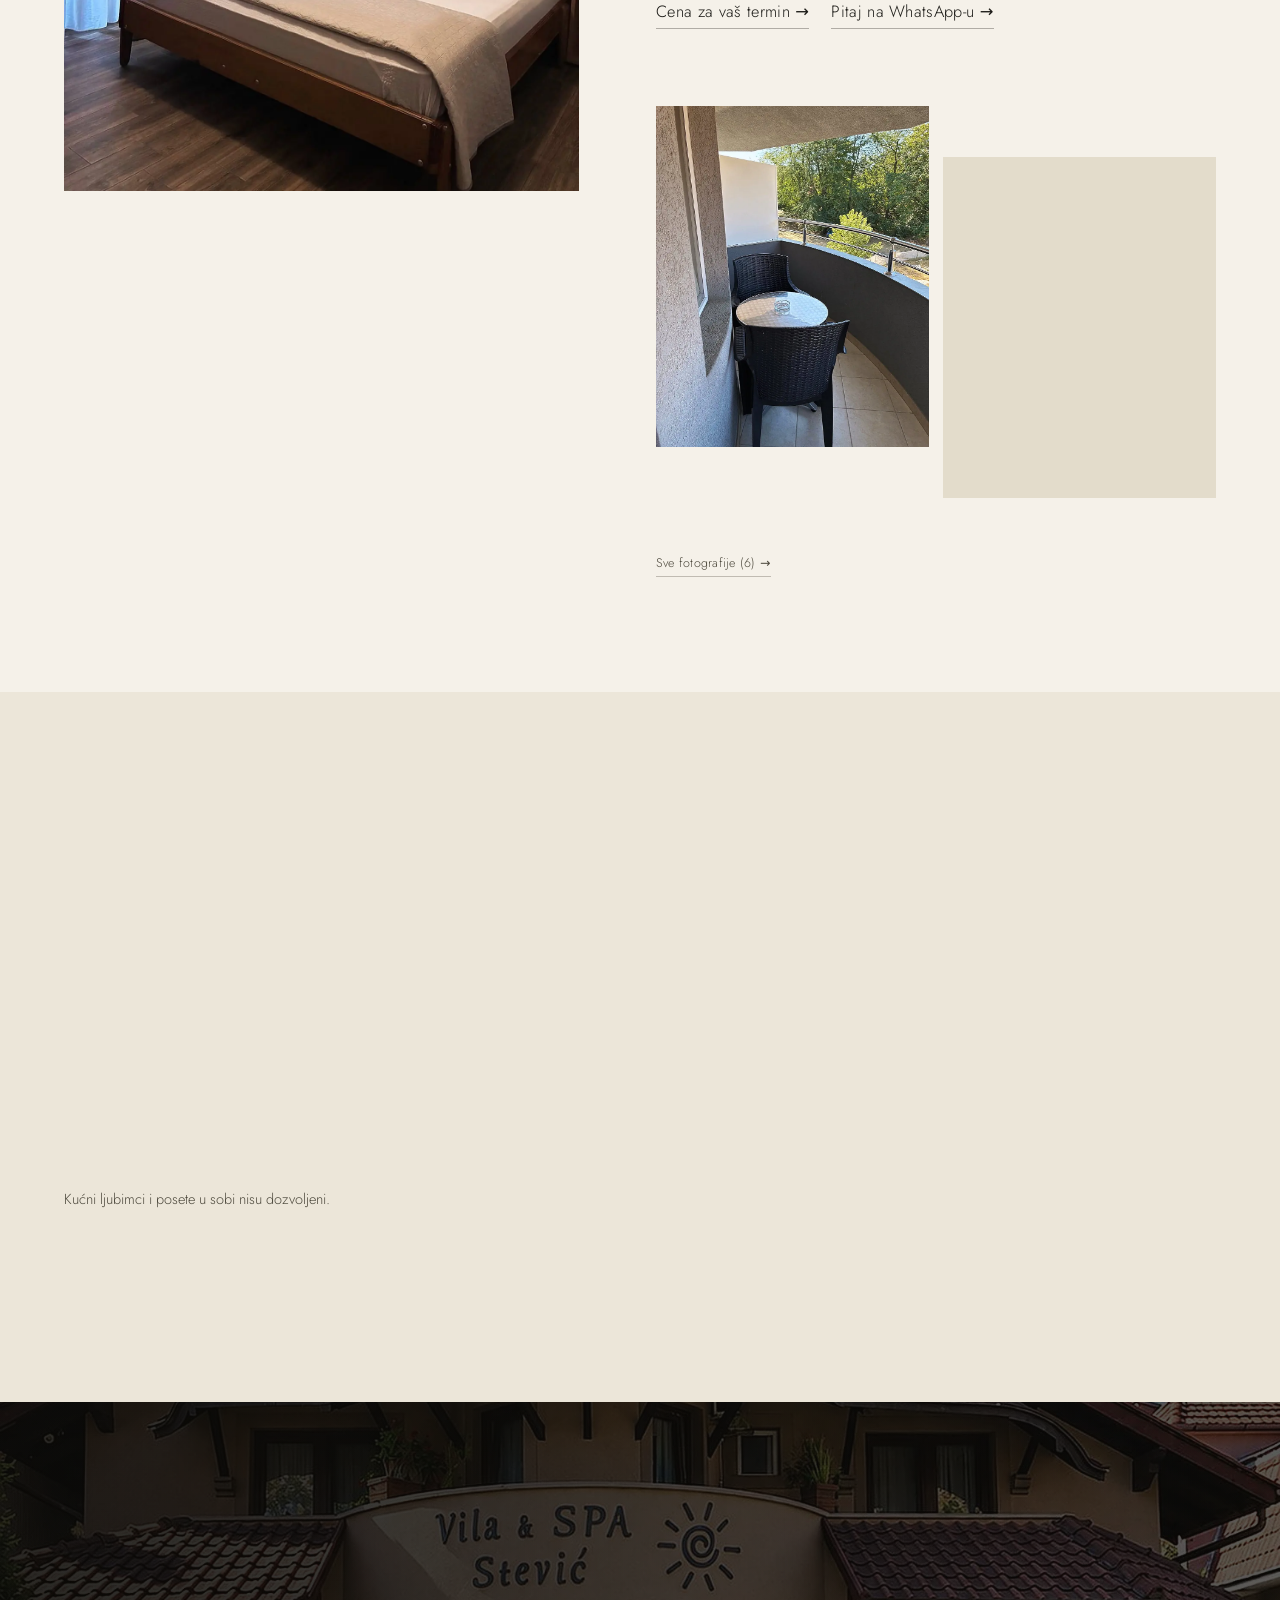
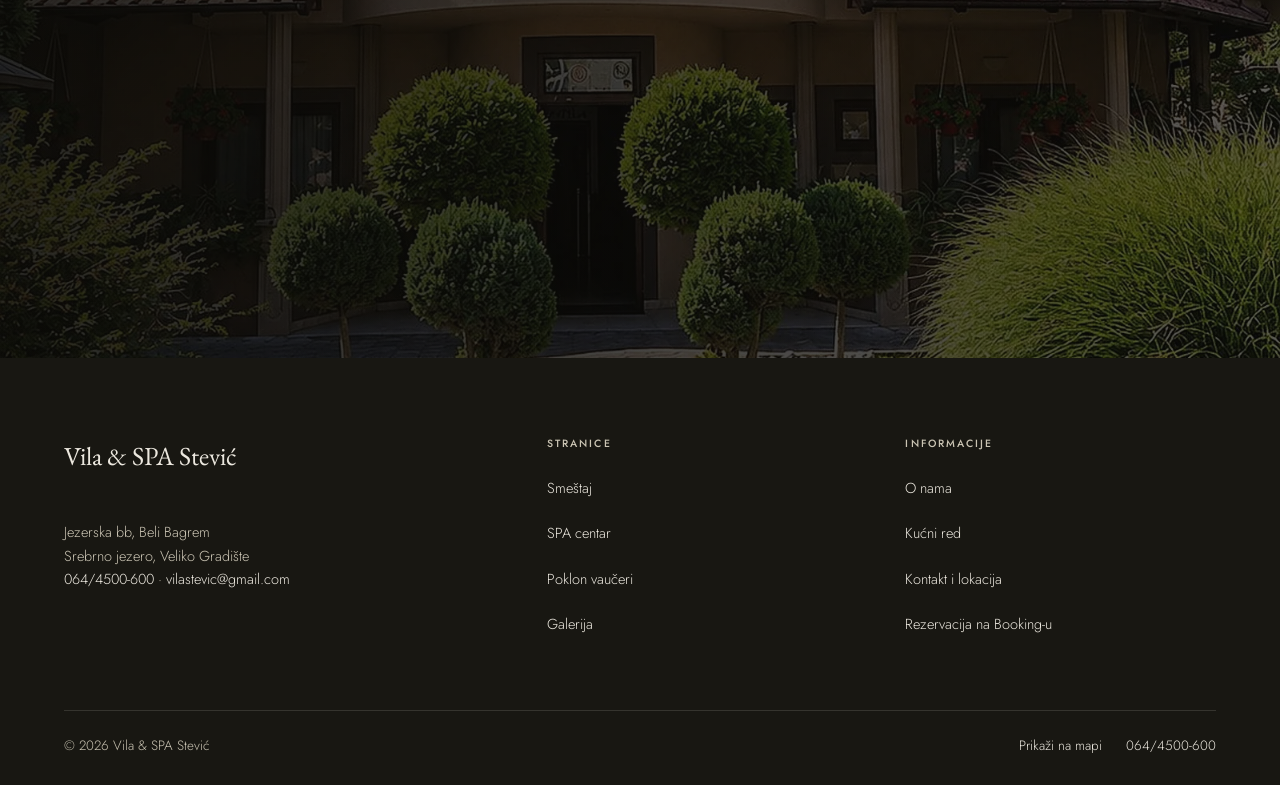
<file: smestaj.html>
<!doctype html>
<html lang="sr">
  <head>
    <meta charset="utf-8" />
    <meta
      name="viewport"
      content="width=device-width, initial-scale=1, viewport-fit=cover"
    />
    <title>Smeštaj | Vila &amp; SPA Stević, Srebrno jezero</title>
    <meta
      name="description"
      content="Tri apartmana i četiri vrste soba na Srebrnom jezeru. Kvadratura, sprat, oprema i broj gostiju za svaku jedinicu."
    />
    <link rel="canonical" href="https://www.vilastevic.com/smestaj.html" />
    <meta name="theme-color" content="#f5f1e9" />
    <meta name="robots" content="index, follow" />
    <meta property="og:type" content="website" />
    <meta property="og:locale" content="sr_RS" />
    <meta property="og:site_name" content="Vila &amp; SPA Stević" />
    <meta
      property="og:title"
      content="Smeštaj | Vila &amp; SPA Stević, Srebrno jezero"
    />
    <meta
      property="og:description"
      content="Tri apartmana i četiri vrste soba na Srebrnom jezeru. Kvadratura, sprat, oprema i broj gostiju za svaku jedinicu."
    />
    <meta property="og:url" content="https://www.vilastevic.com/smestaj.html" />
    <meta
      property="og:image"
      content="https://www.vilastevic.com/slike/og-vila-stevic.jpg"
    />
    <meta property="og:image:width" content="1200" />
    <meta property="og:image:height" content="630" />
    <meta name="twitter:card" content="summary_large_image" />
    <link rel="icon" href="favicon.ico" sizes="32x32" />
    <link rel="icon" href="favicon-32.png" type="image/png" sizes="32x32" />
    <link rel="apple-touch-icon" href="apple-touch-icon.png" />
    <link rel="manifest" href="site.webmanifest" />
    <link rel="preconnect" href="https://fonts.googleapis.com" />
    <link rel="preconnect" href="https://fonts.gstatic.com" crossorigin />
    <link
      rel="preload"
      as="style"
      href="https://fonts.googleapis.com/css2?family=EB+Garamond:wght@400;500&family=Jost:wght@300;400;500&display=swap"
    />
    <link
      rel="stylesheet"
      href="https://fonts.googleapis.com/css2?family=EB+Garamond:wght@400;500&family=Jost:wght@300;400;500&display=swap"
    />
    <link rel="stylesheet" href="css/stil.css" />
  </head>
  <body>
    <a class="preskoci" href="#glavno">Preskoči na sadržaj</a>
    <header class="nav">
      <div class="omot nav__omot">
        <a class="nav__znak" href="index.html"
          >Vila &amp; SPA Stević<span>Srebrno jezero</span></a
        >
        <nav aria-label="Glavna navigacija">
          <ul class="nav__spisak">
            <li><a href="smestaj.html" aria-current="page">Smeštaj</a></li>
            <li><a href="spa.html">SPA</a></li>
            <li><a href="vauceri.html">Poklon vaučeri</a></li>
            <li><a href="galerija.html">Galerija</a></li>
            <li><a href="o-nama.html">O nama</a></li>
            <li><a href="kontakt.html">Kontakt</a></li>
          </ul>
        </nav>
        <button
          type="button"
          class="dugme dugme--tiho nav__akcija"
          data-panel
          aria-controls="panel-termin"
        >
          Proveri termin
        </button>
        <button
          type="button"
          class="nav__meni"
          data-meni
          aria-controls="meni"
          aria-expanded="false"
        >
          <span>Meni</span
          ><span class="nav__crte" aria-hidden="true"><i></i><i></i></span>
        </button>
      </div>
    </header>

    <div class="meni tamno" id="meni" data-otvoren="0">
      <nav aria-label="Sve stranice">
        <ul class="meni__spisak">
          <li>
            <a href="index.html"><em>01</em>Početna</a>
          </li>
          <li>
            <a href="smestaj.html" aria-current="page"><em>02</em>Smeštaj</a>
          </li>
          <li>
            <a href="spa.html"><em>03</em>SPA</a>
          </li>
          <li>
            <a href="vauceri.html"><em>04</em>Poklon vaučeri</a>
          </li>
          <li>
            <a href="galerija.html"><em>05</em>Galerija</a>
          </li>
          <li>
            <a href="o-nama.html"><em>06</em>O nama</a>
          </li>
          <li>
            <a href="kucni-red.html"><em>07</em>Kućni red</a>
          </li>
          <li>
            <a href="kontakt.html"><em>08</em>Kontakt</a>
          </li>
        </ul>
      </nav>
      <div class="meni__dno">
        <a
          class="dugme"
          href="https://www.booking.com/hotel/rs/vila-stevia.html"
          data-booking="1"
          target="_blank"
          rel="noopener"
          >Vidi cenu na Booking-u</a
        >
        <a class="dugme dugme--tiho" href="tel:+381644500600"
          >Pozovi 064/4500-600</a
        >
      </div>
    </div>

    <div
      class="panel"
      id="panel-termin"
      data-otvoren="0"
      role="dialog"
      aria-label="Izbor termina"
    >
      <div class="omot panel__unutra">
        <div class="panel__vrh">
          <p class="natpis" style="margin: 0">Termin i gosti</p>
          <button type="button" class="panel__zatvori" data-panel-zatvori>
            Zatvori
          </button>
        </div>
        <div class="panel__mreza">
          <div class="kal"></div>
          <div>
            <div class="red red--dva">
              <div class="polje">
                <label for="p-odrasli">Odrasli</label>
                <span
                  class="brojac"
                  data-brojac="odrasli"
                  data-min="1"
                  data-max="20"
                >
                  <button type="button" aria-label="Manje odraslih">
                    &minus;
                  </button>
                  <input
                    id="p-odrasli"
                    type="number"
                    min="1"
                    max="20"
                    inputmode="numeric"
                    value="2"
                  />
                  <button type="button" aria-label="Više odraslih">+</button>
                </span>
              </div>
              <div class="polje">
                <label for="p-deca">Deca</label>
                <span
                  class="brojac"
                  data-brojac="deca"
                  data-min="0"
                  data-max="10"
                >
                  <button type="button" aria-label="Manje dece">&minus;</button>
                  <input
                    id="p-deca"
                    type="number"
                    min="0"
                    max="10"
                    inputmode="numeric"
                    value="0"
                  />
                  <button type="button" aria-label="Više dece">+</button>
                </span>
              </div>
            </div>
            <div class="razmak-vrh" data-godine hidden>
              <p class="natpis" style="margin-bottom: 12px">Godine dece</p>
              <div class="red red--dva" data-godine-polja></div>
              <p class="polje__pomoc razmak-vrh">
                Booking traži godine dece da bi prikazao tačnu cenu.
              </p>
            </div>
            <p class="malo tiho razmak-vrh">
              Deca mogu samo u apartmane A i B. Sobe primaju do dve odrasle
              osobe.
            </p>
          </div>
        </div>
        <div class="panel__dno">
          <p class="panel__zbir" data-panel-zbir></p>
          <div class="akcije">
            <a
              class="dugme"
              href="https://www.booking.com/hotel/rs/vila-stevia.html"
              data-booking="1"
              target="_blank"
              rel="noopener"
              >Vidi cenu na Booking-u</a
            >
            <a class="veza" href="kontakt.html"
              >Ili pošaljite upit <span class="veza__strelica">&rarr;</span></a
            >
          </div>
        </div>
      </div>
    </div>

    <main id="glavno">
      <header class="zaglavlje">
        <div class="omot">
          <p class="natpis">Smeštaj</p>
          <h1 class="zaglavlje__naslov">
            Tri apartmana<br />i četiri vrste soba.
          </h1>
          <p class="zaglavlje__lead">
            Apartmani imaju kuhinju i trpezariju, sobe imaju terasu. Sve
            jedinice imaju kupatilo, fen, klimu, televizor, wi-fi i centralno
            grejanje. Deca mogu u apartmane A i B.
          </p>
        </div>
      </header>
      <section class="odeljak odeljak--kratak odeljak--alt">
        <div class="omot">
          <ul class="spisak anim">
            <li>
              <a class="stavka" href="#apartman-a"
                ><span class="stavka__broj">01</span
                ><span class="stavka__ime">Apartman A</span
                ><span class="stavka__meta"
                  >35 m² &middot; Prvi sprat &middot; 2 odrasle i 2 dece</span
                ></a
              >
            </li>
            <li>
              <a class="stavka" href="#apartman-b"
                ><span class="stavka__broj">02</span
                ><span class="stavka__ime">Apartman B</span
                ><span class="stavka__meta"
                  >30 m² &middot; Prvi sprat &middot; 2 odrasle i 2 dece</span
                ></a
              >
            </li>
            <li>
              <a class="stavka" href="#apartman-c"
                ><span class="stavka__broj">03</span
                ><span class="stavka__ime">Apartman C</span
                ><span class="stavka__meta"
                  >25 m² &middot; Prizemlje &middot; 2 odrasle osobe</span
                ></a
              >
            </li>
            <li>
              <a class="stavka" href="#soba-jednokrevetna"
                ><span class="stavka__broj">04</span
                ><span class="stavka__ime">Jednokrevetna soba</span
                ><span class="stavka__meta"
                  >12 m² &middot; Prizemlje &middot; 2 osobe</span
                ></a
              >
            </li>
            <li>
              <a class="stavka" href="#soba-dvokrevetna"
                ><span class="stavka__broj">05</span
                ><span class="stavka__ime">Dvokrevetna soba</span
                ><span class="stavka__meta"
                  >15 m² &middot; Prvi sprat &middot; 2 osobe</span
                ></a
              >
            </li>
            <li>
              <a class="stavka" href="#soba-trokrevetna"
                ><span class="stavka__broj">06</span
                ><span class="stavka__ime">Trokrevetna soba</span
                ><span class="stavka__meta"
                  >20 m² &middot; Prizemlje &middot; Tri razdvojena ležaja</span
                ></a
              >
            </li>
            <li>
              <a class="stavka" href="#soba-bracni"
                ><span class="stavka__broj">07</span
                ><span class="stavka__ime">Soba sa bračnim krevetom</span
                ><span class="stavka__meta"
                  >15 m² &middot; Prvi i drugi sprat &middot; 2 osobe</span
                ></a
              >
            </li>
          </ul>
        </div>
      </section>
      <section class="odeljak" id="apartman-a">
        <div class="omot">
          <div class="blok blok--usko blok--vrh">
            <div>
              <figure class="anim-foto">
                <button
                  type="button"
                  class="plocica"
                  data-lb="apartman-a"
                  data-puna="slike/apartman-a-1.jpg"
                >
                  <picture
                    ><source
                      type="image/webp"
                      srcset="slike/apartman-a-1.webp"
                      sizes="(min-width: 900px) 44vw, 92vw" />
                    <img
                      src="slike/apartman-a-1.jpg"
                      alt="Spavaća soba apartmana A sa francuskim ležajem"
                      width="1200"
                      height="1500"
                      loading="lazy"
                      decoding="async"
                  /></picture>
                </button>
              </figure>
            </div>
            <div class="anim">
              <p class="natpis">01 &middot; Apartman</p>
              <h2 class="veliki">Apartman A</h2>
              <p class="specifikacija">
                <span>35 m²</span><span>Prvi sprat</span
                ><span>2 odrasle i 2 dece</span>
              </p>
              <p class="razmak-vrh">
                Dve prostorije: spavaća soba i trpezarija sa kompletno
                opremljenom kuhinjom. Spavaća soba ima francuski ležaj, stočić i
                dve fotelje. U trpezariji su trosed na razvlačenje za dvoje
                dece, stočić sa foteljom i sto sa stolicama za ručavanje.
                Apartman nema terasu.
              </p>
              <ul class="oprema razmak-vrh">
                <li>Kuhinja: frižider, ploča, ketler, posuđe</li>
                <li>Dva televizora</li>
                <li>Kupatilo i fen za kosu</li>
                <li>Klima</li>
                <li>Wi‑fi</li>
                <li>Centralno grejanje</li>
              </ul>
              <div class="akcije razmak-vrh">
                <a
                  class="veza"
                  href="https://www.booking.com/hotel/rs/vila-stevia.html"
                  data-booking="1"
                  target="_blank"
                  rel="noopener"
                  >Cena za vaš termin
                  <span class="veza__strelica">&rarr;</span></a
                >
                <a class="veza" href="#" data-wa="Apartman A"
                  >Pitaj na WhatsApp-u
                  <span class="veza__strelica">&rarr;</span></a
                >
              </div>
              <div class="par razmak-vrh-veliki">
                <figure class="anim-foto">
                  <button
                    type="button"
                    class="plocica"
                    data-lb="apartman-a"
                    data-puna="slike/apartman-a-2.jpg"
                  >
                    <picture
                      ><source
                        type="image/webp"
                        srcset="slike/apartman-a-2.webp"
                        sizes="(min-width: 900px) 22vw, 44vw" />
                      <img
                        src="slike/apartman-a-2.jpg"
                        alt="Trpezarija apartmana A, trosed i fotelja"
                        loading="lazy"
                        decoding="async"
                    /></picture>
                  </button>
                </figure>
                <figure class="anim-foto">
                  <button
                    type="button"
                    class="plocica"
                    data-lb="apartman-a"
                    data-puna="slike/apartman-a-3.jpg"
                  >
                    <picture
                      ><source
                        type="image/webp"
                        srcset="slike/apartman-a-3.webp"
                        sizes="(min-width: 900px) 22vw, 44vw" />
                      <img
                        src="slike/apartman-a-3.jpg"
                        alt="Kuhinja i sto za ručavanje u apartmanu A"
                        loading="lazy"
                        decoding="async"
                    /></picture>
                  </button>
                </figure>
              </div>
              <p class="malo tiho razmak-vrh">
                <a class="veza" href="galerija.html#apartman-a"
                  >Sve fotografije (6)
                  <span class="veza__strelica">&rarr;</span></a
                >
              </p>
            </div>
          </div>
        </div>
      </section>
      <section class="odeljak odeljak--alt" id="apartman-b">
        <div class="omot">
          <div class="blok blok--usko blok--obrnut blok--vrh">
            <div>
              <figure class="anim-foto">
                <button
                  type="button"
                  class="plocica"
                  data-lb="apartman-b"
                  data-puna="slike/apartman-b-1.jpg"
                >
                  <picture
                    ><source
                      type="image/webp"
                      srcset="slike/apartman-b-1.webp"
                      sizes="(min-width: 900px) 44vw, 92vw" />
                    <img
                      src="slike/apartman-b-1.jpg"
                      alt="Soba apartmana B sa francuskim ležajem"
                      width="1200"
                      height="1500"
                      loading="lazy"
                      decoding="async"
                  /></picture>
                </button>
              </figure>
            </div>
            <div class="anim">
              <p class="natpis">02 &middot; Apartman</p>
              <h2 class="veliki">Apartman B</h2>
              <p class="specifikacija">
                <span>30 m²</span><span>Prvi sprat</span
                ><span>2 odrasle i 2 dece</span>
              </p>
              <p class="razmak-vrh">
                Jedna prostorija: soba i trpezarija sa kompletno opremljenom
                kuhinjom. Soba ima francuski ležaj i stočić sa foteljom. U
                trpezariji su ugaona garnitura na razvlačenje i sto sa stolicama
                za ručavanje. Apartman nema terasu.
              </p>
              <ul class="oprema razmak-vrh">
                <li>Kuhinja: frižider, ploča, ketler, toster, posuđe</li>
                <li>Televizor</li>
                <li>Kupatilo i fen za kosu</li>
                <li>Klima</li>
                <li>Wi‑fi</li>
                <li>Centralno grejanje</li>
              </ul>
              <div class="akcije razmak-vrh">
                <a
                  class="veza"
                  href="https://www.booking.com/hotel/rs/vila-stevia.html"
                  data-booking="1"
                  target="_blank"
                  rel="noopener"
                  >Cena za vaš termin
                  <span class="veza__strelica">&rarr;</span></a
                >
                <a class="veza" href="#" data-wa="Apartman B"
                  >Pitaj na WhatsApp-u
                  <span class="veza__strelica">&rarr;</span></a
                >
              </div>
              <div class="par razmak-vrh-veliki">
                <figure class="anim-foto">
                  <button
                    type="button"
                    class="plocica"
                    data-lb="apartman-b"
                    data-puna="slike/apartman-b-2.jpg"
                  >
                    <picture
                      ><source
                        type="image/webp"
                        srcset="slike/apartman-b-2.webp"
                        sizes="(min-width: 900px) 22vw, 44vw" />
                      <img
                        src="slike/apartman-b-2.jpg"
                        alt="Trpezarija apartmana B sa ugaonom garniturom"
                        loading="lazy"
                        decoding="async"
                    /></picture>
                  </button>
                </figure>
                <figure class="anim-foto">
                  <button
                    type="button"
                    class="plocica"
                    data-lb="apartman-b"
                    data-puna="slike/apartman-b-3.jpg"
                  >
                    <picture
                      ><source
                        type="image/webp"
                        srcset="slike/apartman-b-3.webp"
                        sizes="(min-width: 900px) 22vw, 44vw" />
                      <img
                        src="slike/apartman-b-3.jpg"
                        alt="Kuhinja apartmana B"
                        loading="lazy"
                        decoding="async"
                    /></picture>
                  </button>
                </figure>
              </div>
              <p class="malo tiho razmak-vrh">
                <a class="veza" href="galerija.html#apartman-b"
                  >Sve fotografije (6)
                  <span class="veza__strelica">&rarr;</span></a
                >
              </p>
            </div>
          </div>
        </div>
      </section>
      <section class="odeljak" id="apartman-c">
        <div class="omot">
          <div class="blok blok--usko blok--vrh">
            <div>
              <figure class="anim-foto">
                <button
                  type="button"
                  class="plocica"
                  data-lb="apartman-c"
                  data-puna="slike/apartman-c-1.jpg"
                >
                  <picture
                    ><source
                      type="image/webp"
                      srcset="slike/apartman-c-1.webp"
                      sizes="(min-width: 900px) 44vw, 92vw" />
                    <img
                      src="slike/apartman-c-1.jpg"
                      alt="Soba apartmana C sa bračnim krevetom"
                      width="1200"
                      height="1500"
                      loading="lazy"
                      decoding="async"
                  /></picture>
                </button>
              </figure>
            </div>
            <div class="anim">
              <p class="natpis">03 &middot; Apartman</p>
              <h2 class="veliki">Apartman C</h2>
              <p class="specifikacija">
                <span>25 m²</span><span>Prizemlje</span
                ><span>2 odrasle osobe</span>
              </p>
              <p class="razmak-vrh">
                Soba sa bračnim krevetom i trpezarija sa kuhinjom, u prizemlju.
                Apartman nema terasu i prima dve odrasle osobe.
              </p>
              <ul class="oprema razmak-vrh">
                <li>Kuhinja: frižider, ploča, ketler, toster, posuđe</li>
                <li>Televizor</li>
                <li>Kupatilo i fen za kosu</li>
                <li>Klima</li>
                <li>Wi‑fi</li>
                <li>Centralno grejanje</li>
              </ul>
              <div class="akcije razmak-vrh">
                <a
                  class="veza"
                  href="https://www.booking.com/hotel/rs/vila-stevia.html"
                  data-booking="1"
                  target="_blank"
                  rel="noopener"
                  >Cena za vaš termin
                  <span class="veza__strelica">&rarr;</span></a
                >
                <a class="veza" href="#" data-wa="Apartman C"
                  >Pitaj na WhatsApp-u
                  <span class="veza__strelica">&rarr;</span></a
                >
              </div>
              <div class="par razmak-vrh-veliki">
                <figure class="anim-foto">
                  <button
                    type="button"
                    class="plocica"
                    data-lb="apartman-c"
                    data-puna="slike/apartman-c-2.jpg"
                  >
                    <picture
                      ><source
                        type="image/webp"
                        srcset="slike/apartman-c-2.webp"
                        sizes="(min-width: 900px) 22vw, 44vw" />
                      <img
                        src="slike/apartman-c-2.jpg"
                        alt="Kuhinja i sto za ručavanje u apartmanu C"
                        loading="lazy"
                        decoding="async"
                    /></picture>
                  </button>
                </figure>
                <figure class="anim-foto">
                  <button
                    type="button"
                    class="plocica"
                    data-lb="apartman-c"
                    data-puna="slike/apartman-c-3.jpg"
                  >
                    <picture
                      ><source
                        type="image/webp"
                        srcset="slike/apartman-c-3.webp"
                        sizes="(min-width: 900px) 22vw, 44vw" />
                      <img
                        src="slike/apartman-c-3.jpg"
                        alt="Zid od drvenih kolutova u apartmanu C"
                        loading="lazy"
                        decoding="async"
                    /></picture>
                  </button>
                </figure>
              </div>
              <p class="malo tiho razmak-vrh">
                <a class="veza" href="galerija.html#apartman-c"
                  >Sve fotografije (6)
                  <span class="veza__strelica">&rarr;</span></a
                >
              </p>
            </div>
          </div>
        </div>
      </section>
      <section class="odeljak odeljak--alt" id="soba-jednokrevetna">
        <div class="omot">
          <div class="blok blok--usko blok--obrnut blok--vrh">
            <div>
              <figure class="anim-foto">
                <button
                  type="button"
                  class="plocica"
                  data-lb="soba-jednokrevetna"
                  data-puna="slike/soba-jednokrevetna-1.jpg"
                >
                  <picture
                    ><source
                      type="image/webp"
                      srcset="slike/soba-jednokrevetna-1.webp"
                      sizes="(min-width: 900px) 44vw, 92vw" />
                    <img
                      src="slike/soba-jednokrevetna-1.jpg"
                      alt="Jednokrevetna soba sa francuskim ležajem"
                      width="1200"
                      height="1500"
                      loading="lazy"
                      decoding="async"
                  /></picture>
                </button>
              </figure>
            </div>
            <div class="anim">
              <p class="natpis">04 &middot; Soba</p>
              <h2 class="veliki">Jednokrevetna soba</h2>
              <p class="specifikacija">
                <span>12 m²</span><span>Prizemlje</span><span>2 osobe</span>
              </p>
              <p class="razmak-vrh">
                Jedan francuski ležaj i prostrana terasa sa pogledom na ulaz i
                travnjak. Soba je u prizemlju. Na terasi su sto i dve udobne
                stolice.
              </p>
              <ul class="oprema razmak-vrh">
                <li>Kupatilo i fen za kosu</li>
                <li>Televizor</li>
                <li>Mini bar</li>
                <li>Klima</li>
                <li>Wi‑fi</li>
                <li>Centralno grejanje</li>
              </ul>
              <div class="akcije razmak-vrh">
                <a
                  class="veza"
                  href="https://www.booking.com/hotel/rs/vila-stevia.html"
                  data-booking="1"
                  target="_blank"
                  rel="noopener"
                  >Cena za vaš termin
                  <span class="veza__strelica">&rarr;</span></a
                >
                <a class="veza" href="#" data-wa="Jednokrevetna soba"
                  >Pitaj na WhatsApp-u
                  <span class="veza__strelica">&rarr;</span></a
                >
              </div>
              <div class="par razmak-vrh-veliki">
                <figure class="anim-foto">
                  <button
                    type="button"
                    class="plocica"
                    data-lb="soba-jednokrevetna"
                    data-puna="slike/soba-jednokrevetna-2.jpg"
                  >
                    <picture
                      ><source
                        type="image/webp"
                        srcset="slike/soba-jednokrevetna-2.webp"
                        sizes="(min-width: 900px) 22vw, 44vw" />
                      <img
                        src="slike/soba-jednokrevetna-2.jpg"
                        alt="Tapacirano uzglavlje i drvena pregrada"
                        loading="lazy"
                        decoding="async"
                    /></picture>
                  </button>
                </figure>
                <figure class="anim-foto">
                  <button
                    type="button"
                    class="plocica"
                    data-lb="soba-jednokrevetna"
                    data-puna="slike/soba-jednokrevetna-3.jpg"
                  >
                    <picture
                      ><source
                        type="image/webp"
                        srcset="slike/soba-jednokrevetna-3.webp"
                        sizes="(min-width: 900px) 22vw, 44vw" />
                      <img
                        src="slike/soba-jednokrevetna-3.jpg"
                        alt="Terasa jednokrevetne sobe"
                        loading="lazy"
                        decoding="async"
                    /></picture>
                  </button>
                </figure>
              </div>
              <p class="malo tiho razmak-vrh">
                <a class="veza" href="galerija.html#soba-jednokrevetna"
                  >Sve fotografije (6)
                  <span class="veza__strelica">&rarr;</span></a
                >
              </p>
            </div>
          </div>
        </div>
      </section>
      <section class="odeljak" id="soba-dvokrevetna">
        <div class="omot">
          <div class="blok blok--usko blok--vrh">
            <div>
              <figure class="anim-foto">
                <button
                  type="button"
                  class="plocica"
                  data-lb="soba-dvokrevetna"
                  data-puna="slike/soba-dvokrevetna-1.jpg"
                >
                  <picture
                    ><source
                      type="image/webp"
                      srcset="slike/soba-dvokrevetna-1.webp"
                      sizes="(min-width: 900px) 44vw, 92vw" />
                    <img
                      src="slike/soba-dvokrevetna-1.jpg"
                      alt="Dvokrevetna soba sa dva razdvojena ležaja"
                      width="1200"
                      height="1500"
                      loading="lazy"
                      decoding="async"
                  /></picture>
                </button>
              </figure>
            </div>
            <div class="anim">
              <p class="natpis">05 &middot; Soba</p>
              <h2 class="veliki">Dvokrevetna soba</h2>
              <p class="specifikacija">
                <span>15 m²</span><span>Prvi sprat</span><span>2 osobe</span>
              </p>
              <p class="razmak-vrh">
                Dva razdvojena ležaja pod kosim krovom, sa terasom u centralnom
                delu kuće. Soba gleda na ulicu i travnjak. Na terasi su stočić i
                dve stolice.
              </p>
              <ul class="oprema razmak-vrh">
                <li>Kupatilo i fen za kosu</li>
                <li>Televizor</li>
                <li>Mini bar</li>
                <li>Klima</li>
                <li>Wi‑fi</li>
                <li>Centralno grejanje</li>
              </ul>
              <div class="akcije razmak-vrh">
                <a
                  class="veza"
                  href="https://www.booking.com/hotel/rs/vila-stevia.html"
                  data-booking="1"
                  target="_blank"
                  rel="noopener"
                  >Cena za vaš termin
                  <span class="veza__strelica">&rarr;</span></a
                >
                <a class="veza" href="#" data-wa="Dvokrevetna soba"
                  >Pitaj na WhatsApp-u
                  <span class="veza__strelica">&rarr;</span></a
                >
              </div>
              <div class="par razmak-vrh-veliki">
                <figure class="anim-foto">
                  <button
                    type="button"
                    class="plocica"
                    data-lb="soba-dvokrevetna"
                    data-puna="slike/soba-dvokrevetna-2.jpg"
                  >
                    <picture
                      ><source
                        type="image/webp"
                        srcset="slike/soba-dvokrevetna-2.webp"
                        sizes="(min-width: 900px) 22vw, 44vw" />
                      <img
                        src="slike/soba-dvokrevetna-2.jpg"
                        alt="Terasa dvokrevetne sobe"
                        loading="lazy"
                        decoding="async"
                    /></picture>
                  </button>
                </figure>
                <figure class="anim-foto">
                  <button
                    type="button"
                    class="plocica"
                    data-lb="soba-dvokrevetna"
                    data-puna="slike/soba-dvokrevetna-3.jpg"
                  >
                    <picture
                      ><source
                        type="image/webp"
                        srcset="slike/soba-dvokrevetna-3.webp"
                        sizes="(min-width: 900px) 22vw, 44vw" />
                      <img
                        src="slike/soba-dvokrevetna-3.jpg"
                        alt="Radni sto i prozor u dvokrevetnoj sobi"
                        loading="lazy"
                        decoding="async"
                    /></picture>
                  </button>
                </figure>
              </div>
              <p class="malo tiho razmak-vrh">
                <a class="veza" href="galerija.html#soba-dvokrevetna"
                  >Sve fotografije (6)
                  <span class="veza__strelica">&rarr;</span></a
                >
              </p>
            </div>
          </div>
        </div>
      </section>
      <section class="odeljak odeljak--alt" id="soba-trokrevetna">
        <div class="omot">
          <div class="blok blok--usko blok--obrnut blok--vrh">
            <div>
              <figure class="anim-foto">
                <button
                  type="button"
                  class="plocica"
                  data-lb="soba-trokrevetna"
                  data-puna="slike/soba-trokrevetna-3.jpg"
                >
                  <picture
                    ><source
                      type="image/webp"
                      srcset="slike/soba-trokrevetna-3.webp"
                      sizes="(min-width: 900px) 44vw, 92vw" />
                    <img
                      src="slike/soba-trokrevetna-3.jpg"
                      alt="Trokrevetna soba sa tri razdvojena ležaja"
                      width="1200"
                      height="1500"
                      loading="lazy"
                      decoding="async"
                  /></picture>
                </button>
              </figure>
            </div>
            <div class="anim">
              <p class="natpis">06 &middot; Soba</p>
              <h2 class="veliki">Trokrevetna soba</h2>
              <p class="specifikacija">
                <span>20 m²</span><span>Prizemlje</span
                ><span>Tri razdvojena ležaja</span>
              </p>
              <p class="razmak-vrh">
                Najveća soba u kući, sa tri razdvojena ležaja i terasom sa
                bočnim pogledom. Na terasi su stočić i tri stolice.
              </p>
              <ul class="oprema razmak-vrh">
                <li>Kupatilo i fen za kosu</li>
                <li>Televizor</li>
                <li>Mini bar</li>
                <li>Klima</li>
                <li>Wi‑fi</li>
                <li>Centralno grejanje</li>
              </ul>
              <div class="akcije razmak-vrh">
                <a
                  class="veza"
                  href="https://www.booking.com/hotel/rs/vila-stevia.html"
                  data-booking="1"
                  target="_blank"
                  rel="noopener"
                  >Cena za vaš termin
                  <span class="veza__strelica">&rarr;</span></a
                >
                <a class="veza" href="#" data-wa="Trokrevetna soba"
                  >Pitaj na WhatsApp-u
                  <span class="veza__strelica">&rarr;</span></a
                >
              </div>
              <div class="par razmak-vrh-veliki">
                <figure class="anim-foto">
                  <button
                    type="button"
                    class="plocica"
                    data-lb="soba-trokrevetna"
                    data-puna="slike/soba-trokrevetna-2.jpg"
                  >
                    <picture
                      ><source
                        type="image/webp"
                        srcset="slike/soba-trokrevetna-2.webp"
                        sizes="(min-width: 900px) 22vw, 44vw" />
                      <img
                        src="slike/soba-trokrevetna-2.jpg"
                        alt="Natkrivena terasa trokrevetne sobe"
                        loading="lazy"
                        decoding="async"
                    /></picture>
                  </button>
                </figure>
                <figure class="anim-foto">
                  <button
                    type="button"
                    class="plocica"
                    data-lb="soba-trokrevetna"
                    data-puna="slike/soba-trokrevetna-1.jpg"
                  >
                    <picture
                      ><source
                        type="image/webp"
                        srcset="slike/soba-trokrevetna-1.webp"
                        sizes="(min-width: 900px) 22vw, 44vw" />
                      <img
                        src="slike/soba-trokrevetna-1.jpg"
                        alt="Drugi ugao trokrevetne sobe"
                        loading="lazy"
                        decoding="async"
                    /></picture>
                  </button>
                </figure>
              </div>
              <p class="malo tiho razmak-vrh">
                <a class="veza" href="galerija.html#soba-trokrevetna"
                  >Sve fotografije (6)
                  <span class="veza__strelica">&rarr;</span></a
                >
              </p>
            </div>
          </div>
        </div>
      </section>
      <section class="odeljak" id="soba-bracni">
        <div class="omot">
          <div class="blok blok--usko blok--vrh">
            <div>
              <figure class="anim-foto">
                <button
                  type="button"
                  class="plocica"
                  data-lb="soba-bracni"
                  data-puna="slike/soba-bracni-1.jpg"
                >
                  <picture
                    ><source
                      type="image/webp"
                      srcset="slike/soba-bracni-1.webp"
                      sizes="(min-width: 900px) 44vw, 92vw" />
                    <img
                      src="slike/soba-bracni-1.jpg"
                      alt="Soba sa bračnim krevetom i drvenom oblogom iza uzglavlja"
                      width="1200"
                      height="1500"
                      loading="lazy"
                      decoding="async"
                  /></picture>
                </button>
              </figure>
            </div>
            <div class="anim">
              <p class="natpis">07 &middot; Soba</p>
              <h2 class="veliki">Soba sa bračnim krevetom</h2>
              <p class="specifikacija">
                <span>15 m²</span><span>Prvi i drugi sprat</span
                ><span>2 osobe</span>
              </p>
              <p class="razmak-vrh">
                Jedan francuski ležaj i terasa sa stočićem i dve stolice. Ovih
                soba ima više i sve su iste. Nalaze se na prvom i drugom spratu.
              </p>
              <ul class="oprema razmak-vrh">
                <li>Kupatilo i fen za kosu</li>
                <li>Televizor</li>
                <li>Mini bar</li>
                <li>Klima</li>
                <li>Wi‑fi</li>
                <li>Centralno grejanje</li>
              </ul>
              <div class="akcije razmak-vrh">
                <a
                  class="veza"
                  href="https://www.booking.com/hotel/rs/vila-stevia.html"
                  data-booking="1"
                  target="_blank"
                  rel="noopener"
                  >Cena za vaš termin
                  <span class="veza__strelica">&rarr;</span></a
                >
                <a class="veza" href="#" data-wa="Soba sa bračnim krevetom"
                  >Pitaj na WhatsApp-u
                  <span class="veza__strelica">&rarr;</span></a
                >
              </div>
              <div class="par razmak-vrh-veliki">
                <figure class="anim-foto">
                  <button
                    type="button"
                    class="plocica"
                    data-lb="soba-bracni"
                    data-puna="slike/soba-bracni-2.jpg"
                  >
                    <picture
                      ><source
                        type="image/webp"
                        srcset="slike/soba-bracni-2.webp"
                        sizes="(min-width: 900px) 22vw, 44vw" />
                      <img
                        src="slike/soba-bracni-2.jpg"
                        alt="Terasa sobe sa bračnim krevetom"
                        loading="lazy"
                        decoding="async"
                    /></picture>
                  </button>
                </figure>
                <figure class="anim-foto">
                  <button
                    type="button"
                    class="plocica"
                    data-lb="soba-bracni"
                    data-puna="slike/soba-bracni-3.jpg"
                  >
                    <picture
                      ><source
                        type="image/webp"
                        srcset="slike/soba-bracni-3.webp"
                        sizes="(min-width: 900px) 22vw, 44vw" />
                      <img
                        src="slike/soba-bracni-3.jpg"
                        alt="Ormar i mini bar u sobi"
                        loading="lazy"
                        decoding="async"
                    /></picture>
                  </button>
                </figure>
              </div>
              <p class="malo tiho razmak-vrh">
                <a class="veza" href="galerija.html#soba-bracni"
                  >Sve fotografije (6)
                  <span class="veza__strelica">&rarr;</span></a
                >
              </p>
            </div>
          </div>
        </div>
      </section>
      <section class="odeljak odeljak--alt">
        <div class="omot">
          <div class="uvod anim">
            <p class="natpis">Pre dolaska</p>
            <h2 class="uvod__naslov">Nekoliko stvari<br />koje vredi znati.</h2>
          </div>
          <dl class="cinjenice anim">
            <div>
              <dt>Prijava</dt>
              <dd>od 14.00</dd>
            </div>
            <div>
              <dt>Odjava</dt>
              <dd>do 10.00</dd>
            </div>
            <div>
              <dt>Recepcija</dt>
              <dd>07 do 22</dd>
            </div>
            <div>
              <dt>Parking i wi‑fi</dt>
              <dd>bez naplate</dd>
            </div>
          </dl>
          <p class="malo tiho razmak-vrh">
            Kućni ljubimci i posete u sobi nisu dozvoljeni.
          </p>
          <p class="razmak-vrh anim">
            <a class="veza" href="kucni-red.html"
              >Ceo kućni red <span class="veza__strelica">&rarr;</span></a
            >
          </p>
        </div>
      </section>
    </main>
    <section class="kraj">
      <div class="kraj__slika">
        <picture
          ><source type="image/webp" srcset="slike/vila-dan.webp" />
          <img
            src="slike/vila-dan.jpg"
            alt="Vila Stević danju, ulaz i uređeno dvorište"
            loading="lazy"
            decoding="async"
        /></picture>
      </div>
      <div class="kraj__vel"></div>
      <div class="omot">
        <div class="kraj__sadrzaj">
          <h2 class="veliki anim">Izaberite termin,<br />cenu vidite odmah.</h2>
          <p
            class="anim razmak-vrh"
            style="color: rgba(255, 255, 255, 0.84); max-width: 34em"
          >
            Otvaramo našu stranicu na Booking-u sa vašim datumima. Ako termina
            nema, pozovite nas, često se nešto oslobodi istog dana.
          </p>
          <div class="akcije anim razmak-vrh">
            <a
              class="dugme dugme--svetlo"
              href="https://www.booking.com/hotel/rs/vila-stevia.html"
              data-booking="1"
              target="_blank"
              rel="noopener"
              >Vidi cenu na Booking-u</a
            >
            <a class="dugme dugme--tiho" href="tel:+381644500600"
              >Pozovi 064/4500-600</a
            >
          </div>
        </div>
      </div>
    </section>
    <footer class="podnozje">
      <div class="omot">
        <div class="podnozje__mreza">
          <div>
            <p class="podnozje__znak">Vila &amp; SPA Stević</p>
            <address class="razmak-vrh">
              Jezerska bb, Beli Bagrem<br />
              Srebrno jezero, Veliko Gradište<br />
              <a href="tel:+381644500600">064/4500-600</a> &middot;
              <a href="mailto:vilastevic@gmail.com">vilastevic@gmail.com</a>
            </address>
          </div>
          <div>
            <p class="podnozje__naslov">Stranice</p>
            <ul>
              <li><a href="smestaj.html">Smeštaj</a></li>
              <li><a href="spa.html">SPA centar</a></li>
              <li><a href="vauceri.html">Poklon vaučeri</a></li>
              <li><a href="galerija.html">Galerija</a></li>
            </ul>
          </div>
          <div>
            <p class="podnozje__naslov">Informacije</p>
            <ul>
              <li><a href="o-nama.html">O nama</a></li>
              <li><a href="kucni-red.html">Kućni red</a></li>
              <li><a href="kontakt.html">Kontakt i lokacija</a></li>
              <li>
                <a
                  href="https://www.booking.com/hotel/rs/vila-stevia.html"
                  data-booking="1"
                  target="_blank"
                  rel="noopener"
                  >Rezervacija na Booking-u</a
                >
              </li>
            </ul>
          </div>
        </div>
        <div class="podnozje__dno">
          <p>&copy; <span id="godina">2026</span> Vila &amp; SPA Stević</p>
          <a
            href="https://www.google.com/maps/place/ViLa+%26+SPA+STEVI%C4%86/@44.764936,21.4796581,17z/data=!4m9!3m8!1s0x47505589f6d74907:0x3c22963df602519a!5m2!4m1!1i2!8m2!3d44.7649322!4d21.482233!16s%2Fg%2F119wqx9x7?entry=ttu&g_ep=EgoyMDI2MDkxMy4wIKXMDSoASAFQAw%3D%3D"
            target="_blank"
            rel="noopener"
            >Prikaži na mapi</a
          >
          <a href="tel:+381644500600">064/4500-600</a>
        </div>
      </div>
    </footer>
    <nav class="mobilna" aria-label="Brze akcije">
      <a href="tel:+381644500600"
        ><svg
          viewBox="0 0 24 24"
          fill="none"
          stroke="currentColor"
          stroke-width="1.3"
          aria-hidden="true"
        >
          <path
            d="M6.5 3h3l1.5 4-2 1.5a12 12 0 0 0 5.5 5.5L16 12l4 1.5v3a2 2 0 0 1-2.2 2A16.5 16.5 0 0 1 3.5 5.2 2 2 0 0 1 5.5 3z"
          /></svg
        ><span>Pozovi</span></a
      >
      <a href="#" data-wa="" data-wa-tema=""
        ><svg
          viewBox="0 0 24 24"
          fill="none"
          stroke="currentColor"
          stroke-width="1.3"
          aria-hidden="true"
        >
          <path d="M3.5 20.5 5 16.3A8.4 8.4 0 1 1 8.2 19.3z" />
          <path
            d="M8.8 9.2c.3 1 .9 2 1.7 2.8s1.8 1.4 2.8 1.7l1-1.2 2.1.8v1.6c-1.7.5-4-.4-5.9-2.3S8 8.2 8.4 6.5H10l.8 2.1z"
          /></svg
        ><span>WhatsApp</span></a
      >
      <a
        href="https://www.booking.com/hotel/rs/vila-stevia.html"
        data-booking="1"
        target="_blank"
        rel="noopener"
        ><svg
          viewBox="0 0 24 24"
          fill="none"
          stroke="currentColor"
          stroke-width="1.3"
          aria-hidden="true"
        >
          <path d="M5 4h14v16l-7-3.5L5 20z" /></svg
        ><span>Cena</span></a
      >
    </nav>
    <dialog class="svetlo-kutija" id="svetlo-kutija" aria-label="Fotografija">
      <div class="svetlo-kutija__vrh">
        <span class="svetlo-kutija__broj" data-lb-broj></span>
        <button type="button" class="svetlo-kutija__x" data-lb-x>
          Zatvori
        </button>
      </div>
      <div class="svetlo-kutija__slika"><img alt="" data-lb-slika /></div>
      <button
        type="button"
        class="svetlo-kutija__strelica svetlo-kutija__strelica--nazad"
        data-lb-nazad
        aria-label="Prethodna"
      >
        &#8249;
      </button>
      <button
        type="button"
        class="svetlo-kutija__strelica svetlo-kutija__strelica--napred"
        data-lb-napred
        aria-label="Sledeća"
      >
        &#8250;
      </button>
      <p class="svetlo-kutija__potpis" data-lb-potpis></p>
    </dialog>
    <script src="js/skripta.js" defer></script>
    <script>
      document.getElementById("godina").textContent = new Date().getFullYear();
    </script>
  </body>
</html>
</file>
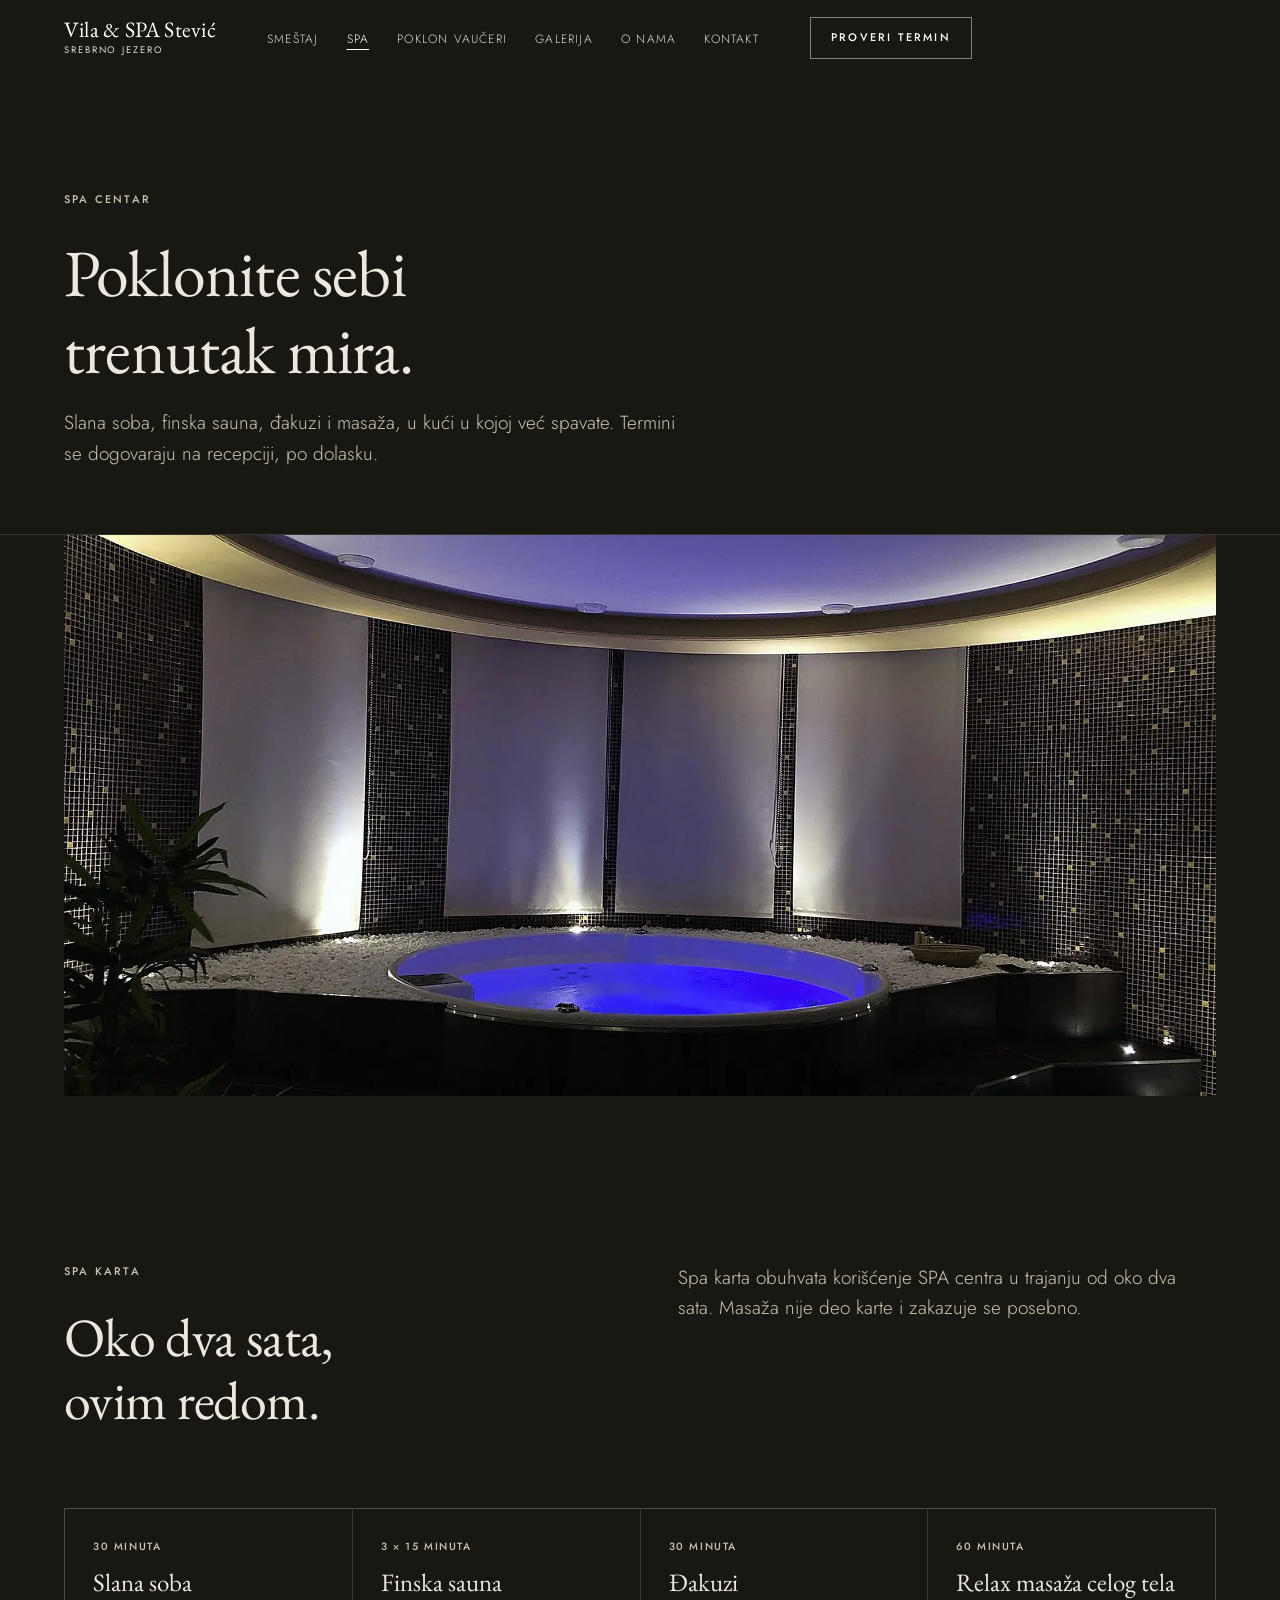
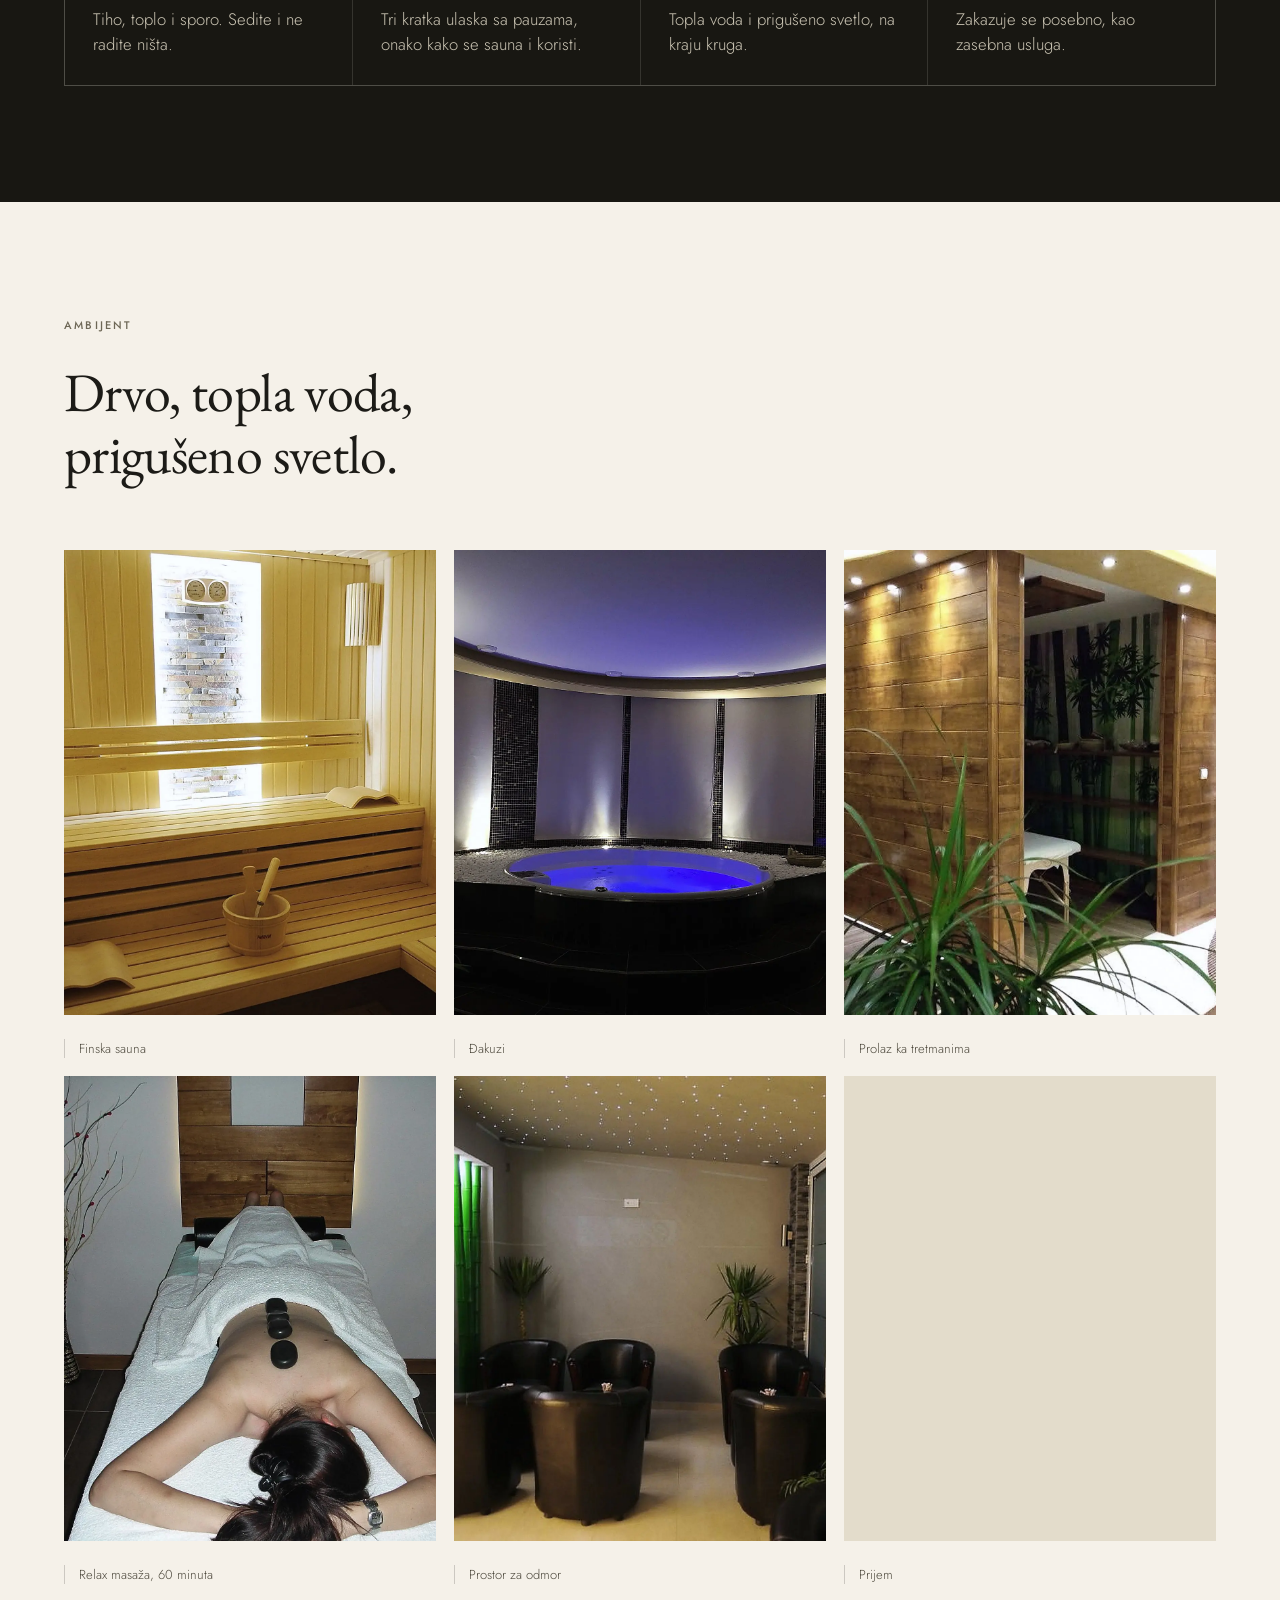
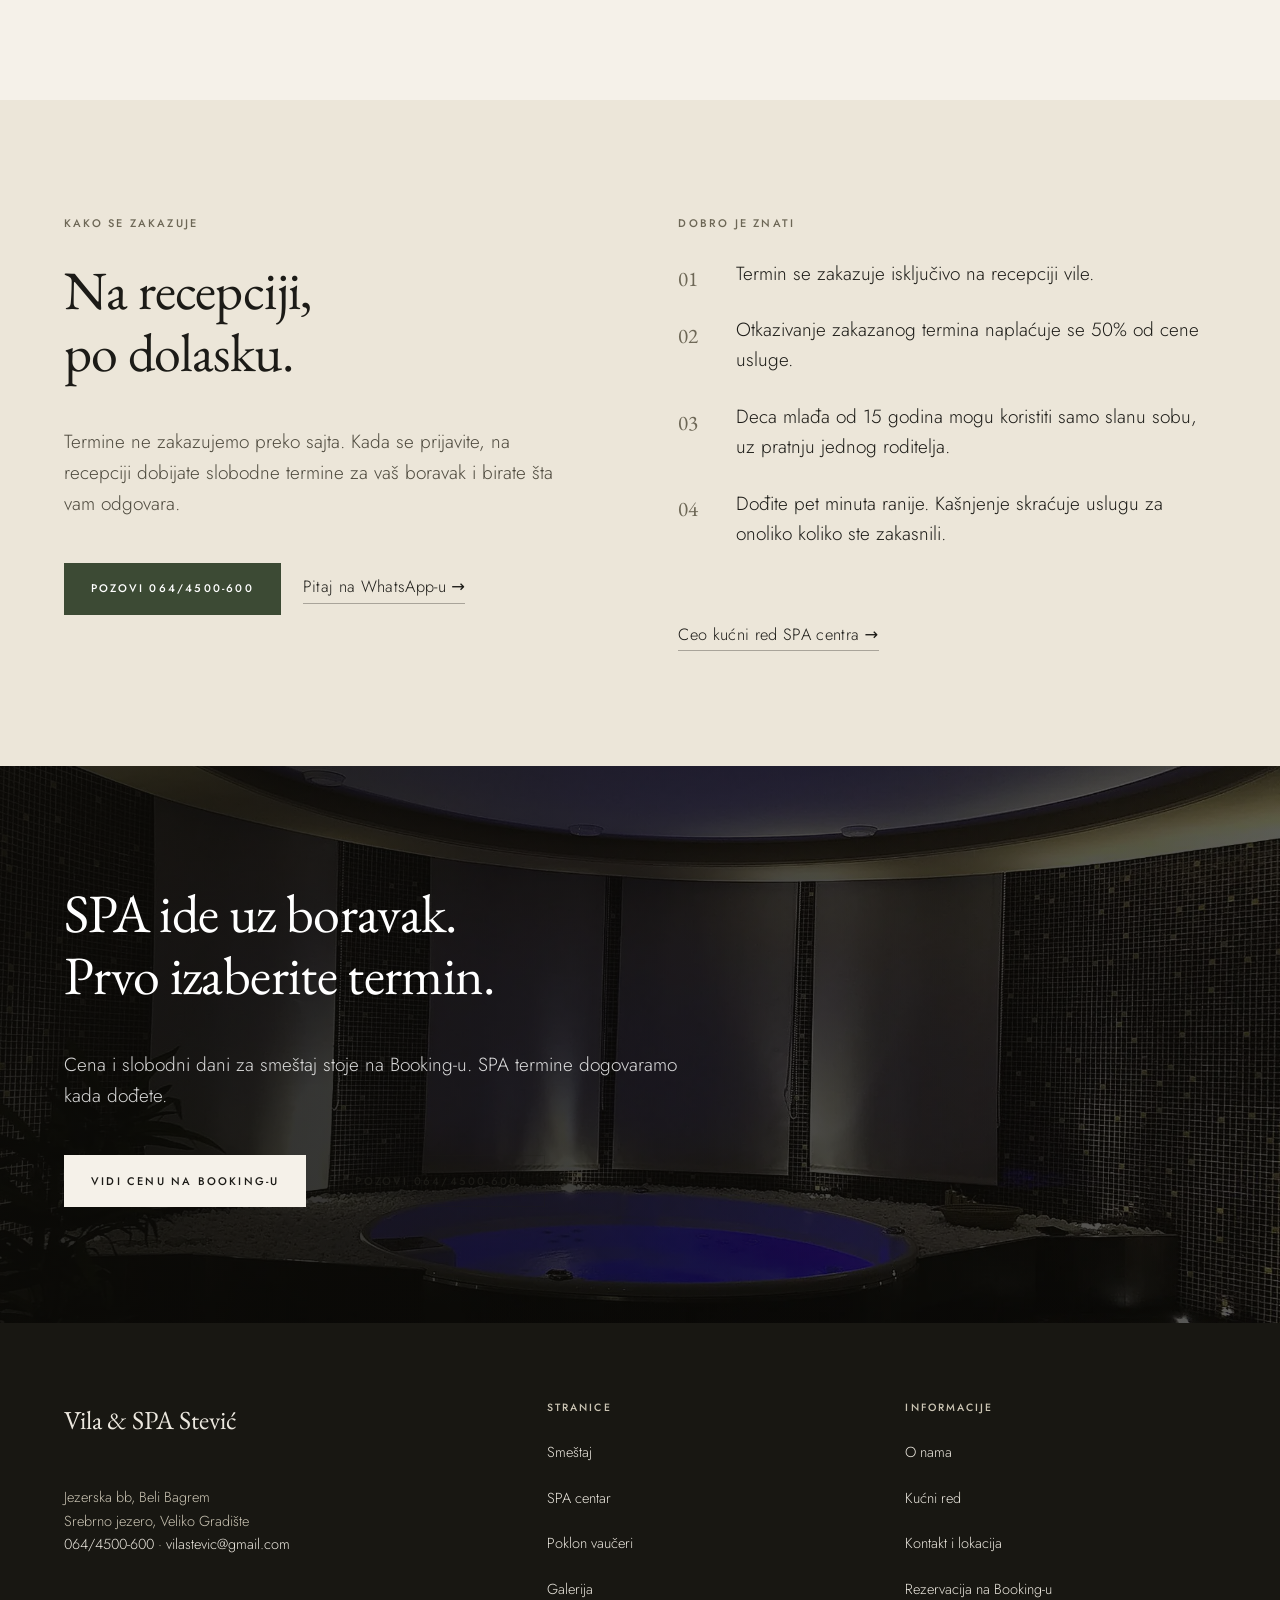
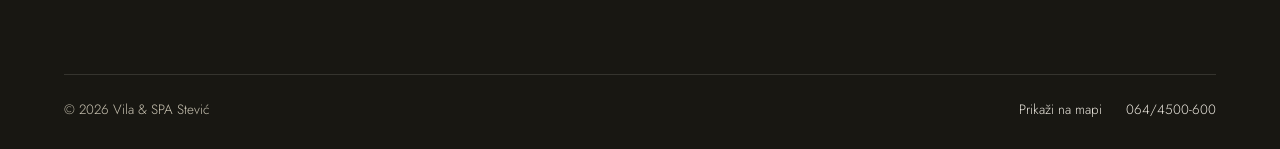
<file: spa.html>
<!doctype html>
<html lang="sr">
  <head>
    <meta charset="utf-8" />
    <meta
      name="viewport"
      content="width=device-width, initial-scale=1, viewport-fit=cover"
    />
    <title>SPA centar | Vila &amp; SPA Stević, Srebrno jezero</title>
    <meta
      name="description"
      content="Slana soba, finska sauna, đakuzi i relax masaža. Spa karta traje oko dva sata. Termini se zakazuju na recepciji vile."
    />
    <link rel="canonical" href="https://www.vilastevic.com/spa.html" />
    <meta name="theme-color" content="#f5f1e9" />
    <meta name="robots" content="index, follow" />
    <meta property="og:type" content="website" />
    <meta property="og:locale" content="sr_RS" />
    <meta property="og:site_name" content="Vila &amp; SPA Stević" />
    <meta
      property="og:title"
      content="SPA centar | Vila &amp; SPA Stević, Srebrno jezero"
    />
    <meta
      property="og:description"
      content="Slana soba, finska sauna, đakuzi i relax masaža. Spa karta traje oko dva sata. Termini se zakazuju na recepciji vile."
    />
    <meta property="og:url" content="https://www.vilastevic.com/spa.html" />
    <meta
      property="og:image"
      content="https://www.vilastevic.com/slike/og-vila-stevic.jpg"
    />
    <meta property="og:image:width" content="1200" />
    <meta property="og:image:height" content="630" />
    <meta name="twitter:card" content="summary_large_image" />
    <link rel="icon" href="favicon.ico" sizes="32x32" />
    <link rel="icon" href="favicon-32.png" type="image/png" sizes="32x32" />
    <link rel="apple-touch-icon" href="apple-touch-icon.png" />
    <link rel="manifest" href="site.webmanifest" />
    <link rel="preconnect" href="https://fonts.googleapis.com" />
    <link rel="preconnect" href="https://fonts.gstatic.com" crossorigin />
    <link
      rel="preload"
      as="style"
      href="https://fonts.googleapis.com/css2?family=EB+Garamond:wght@400;500&family=Jost:wght@300;400;500&display=swap"
    />
    <link
      rel="stylesheet"
      href="https://fonts.googleapis.com/css2?family=EB+Garamond:wght@400;500&family=Jost:wght@300;400;500&display=swap"
    />
    <link rel="stylesheet" href="css/stil.css" />
  </head>
  <body>
    <a class="preskoci" href="#glavno">Preskoči na sadržaj</a>
    <header class="nav nav--tamno">
      <div class="omot nav__omot">
        <a class="nav__znak" href="index.html"
          >Vila &amp; SPA Stević<span>Srebrno jezero</span></a
        >
        <nav aria-label="Glavna navigacija">
          <ul class="nav__spisak">
            <li><a href="smestaj.html">Smeštaj</a></li>
            <li><a href="spa.html" aria-current="page">SPA</a></li>
            <li><a href="vauceri.html">Poklon vaučeri</a></li>
            <li><a href="galerija.html">Galerija</a></li>
            <li><a href="o-nama.html">O nama</a></li>
            <li><a href="kontakt.html">Kontakt</a></li>
          </ul>
        </nav>
        <button
          type="button"
          class="dugme dugme--tiho nav__akcija"
          data-panel
          aria-controls="panel-termin"
        >
          Proveri termin
        </button>
        <button
          type="button"
          class="nav__meni"
          data-meni
          aria-controls="meni"
          aria-expanded="false"
        >
          <span>Meni</span
          ><span class="nav__crte" aria-hidden="true"><i></i><i></i></span>
        </button>
      </div>
    </header>

    <div class="meni tamno" id="meni" data-otvoren="0">
      <nav aria-label="Sve stranice">
        <ul class="meni__spisak">
          <li>
            <a href="index.html"><em>01</em>Početna</a>
          </li>
          <li>
            <a href="smestaj.html"><em>02</em>Smeštaj</a>
          </li>
          <li>
            <a href="spa.html" aria-current="page"><em>03</em>SPA</a>
          </li>
          <li>
            <a href="vauceri.html"><em>04</em>Poklon vaučeri</a>
          </li>
          <li>
            <a href="galerija.html"><em>05</em>Galerija</a>
          </li>
          <li>
            <a href="o-nama.html"><em>06</em>O nama</a>
          </li>
          <li>
            <a href="kucni-red.html"><em>07</em>Kućni red</a>
          </li>
          <li>
            <a href="kontakt.html"><em>08</em>Kontakt</a>
          </li>
        </ul>
      </nav>
      <div class="meni__dno">
        <a
          class="dugme"
          href="https://www.booking.com/hotel/rs/vila-stevia.html"
          data-booking="1"
          target="_blank"
          rel="noopener"
          >Vidi cenu na Booking-u</a
        >
        <a class="dugme dugme--tiho" href="tel:+381644500600"
          >Pozovi 064/4500-600</a
        >
      </div>
    </div>

    <div
      class="panel"
      id="panel-termin"
      data-otvoren="0"
      role="dialog"
      aria-label="Izbor termina"
    >
      <div class="omot panel__unutra">
        <div class="panel__vrh">
          <p class="natpis" style="margin: 0">Termin i gosti</p>
          <button type="button" class="panel__zatvori" data-panel-zatvori>
            Zatvori
          </button>
        </div>
        <div class="panel__mreza">
          <div class="kal"></div>
          <div>
            <div class="red red--dva">
              <div class="polje">
                <label for="p-odrasli">Odrasli</label>
                <span
                  class="brojac"
                  data-brojac="odrasli"
                  data-min="1"
                  data-max="20"
                >
                  <button type="button" aria-label="Manje odraslih">
                    &minus;
                  </button>
                  <input
                    id="p-odrasli"
                    type="number"
                    min="1"
                    max="20"
                    inputmode="numeric"
                    value="2"
                  />
                  <button type="button" aria-label="Više odraslih">+</button>
                </span>
              </div>
              <div class="polje">
                <label for="p-deca">Deca</label>
                <span
                  class="brojac"
                  data-brojac="deca"
                  data-min="0"
                  data-max="10"
                >
                  <button type="button" aria-label="Manje dece">&minus;</button>
                  <input
                    id="p-deca"
                    type="number"
                    min="0"
                    max="10"
                    inputmode="numeric"
                    value="0"
                  />
                  <button type="button" aria-label="Više dece">+</button>
                </span>
              </div>
            </div>
            <div class="razmak-vrh" data-godine hidden>
              <p class="natpis" style="margin-bottom: 12px">Godine dece</p>
              <div class="red red--dva" data-godine-polja></div>
              <p class="polje__pomoc razmak-vrh">
                Booking traži godine dece da bi prikazao tačnu cenu.
              </p>
            </div>
            <p class="malo tiho razmak-vrh">
              Deca mogu samo u apartmane A i B. Sobe primaju do dve odrasle
              osobe.
            </p>
          </div>
        </div>
        <div class="panel__dno">
          <p class="panel__zbir" data-panel-zbir></p>
          <div class="akcije">
            <a
              class="dugme"
              href="https://www.booking.com/hotel/rs/vila-stevia.html"
              data-booking="1"
              target="_blank"
              rel="noopener"
              >Vidi cenu na Booking-u</a
            >
            <a class="veza" href="kontakt.html"
              >Ili pošaljite upit <span class="veza__strelica">&rarr;</span></a
            >
          </div>
        </div>
      </div>
    </div>

    <main id="glavno">
      <header class="zaglavlje zaglavlje--tamno tamno">
        <div class="omot">
          <p class="natpis">SPA centar</p>
          <h1 class="zaglavlje__naslov">Poklonite sebi<br />trenutak mira.</h1>
          <p class="zaglavlje__lead">
            Slana soba, finska sauna, đakuzi i masaža, u kući u kojoj već
            spavate. Termini se dogovaraju na recepciji, po dolasku.
          </p>
        </div>
      </header>

      <section class="tamno" style="padding-bottom: clamp(40px, 4vw, 64px)">
        <div class="omot omot--pun">
          <figure class="anim-foto">
            <div class="foto">
              <picture
                ><source
                  type="image/webp"
                  srcset="slike/spa-sirok.webp"
                  sizes="100vw" />
                <img
                  src="slike/spa-sirok.jpg"
                  alt="Đakuzi u SPA centru Vile Stević"
                  width="2000"
                  height="975"
                  loading="lazy"
                  decoding="async"
              /></picture>
            </div>
          </figure>
        </div>
      </section>

      <section class="odeljak tamno" id="spa-karta">
        <div class="omot">
          <div class="blok blok--vrh">
            <div class="anim">
              <p class="natpis">Spa karta</p>
              <h2 class="veliki">Oko dva sata,<br />ovim redom.</h2>
            </div>
            <div class="anim">
              <p class="tiho">
                Spa karta obuhvata korišćenje SPA centra u trajanju od oko dva
                sata. Masaža nije deo karte i zakazuje se posebno.
              </p>
            </div>
          </div>
          <div class="karte karte--cetiri razmak-vrh-veliki">
            <div class="karta anim">
              <span class="karta__broj">30 minuta</span
              ><span class="karta__ime">Slana soba</span
              ><span class="karta__opis"
                >Tiho, toplo i sporo. Sedite i ne radite ništa.</span
              >
            </div>
            <div class="karta anim">
              <span class="karta__broj">3 × 15 minuta</span
              ><span class="karta__ime">Finska sauna</span
              ><span class="karta__opis"
                >Tri kratka ulaska sa pauzama, onako kako se sauna i
                koristi.</span
              >
            </div>
            <div class="karta anim">
              <span class="karta__broj">30 minuta</span
              ><span class="karta__ime">Đakuzi</span
              ><span class="karta__opis"
                >Topla voda i prigušeno svetlo, na kraju kruga.</span
              >
            </div>
            <div class="karta anim">
              <span class="karta__broj">60 minuta</span
              ><span class="karta__ime">Relax masaža celog tela</span
              ><span class="karta__opis"
                >Zakazuje se posebno, kao zasebna usluga.</span
              >
            </div>
          </div>
        </div>
      </section>
      <section class="odeljak" id="ambijent">
        <div class="omot">
          <div class="uvod anim">
            <p class="natpis">Ambijent</p>
            <h2 class="uvod__naslov">
              Drvo, topla voda,<br />prigušeno svetlo.
            </h2>
          </div>
          <div class="mreza mreza--troje">
            <figure class="anim-foto">
              <button
                type="button"
                class="plocica"
                data-lb="spa"
                data-puna="slike/spa-sauna.jpg"
                data-potpis="Finska sauna"
              >
                <picture
                  ><source
                    type="image/webp"
                    srcset="slike/spa-sauna.webp"
                    sizes="(min-width: 800px) 30vw, 46vw" />
                  <img
                    src="slike/spa-sauna.jpg"
                    alt="Finska sauna od borovine"
                    loading="lazy"
                    decoding="async"
                /></picture>
              </button>
              <figcaption class="potpis">Finska sauna</figcaption>
            </figure>
            <figure class="anim-foto">
              <button
                type="button"
                class="plocica"
                data-lb="spa"
                data-puna="slike/spa-djakuzi-usko.jpg"
                data-potpis="Đakuzi"
              >
                <picture
                  ><source
                    type="image/webp"
                    srcset="slike/spa-djakuzi-usko.webp"
                    sizes="(min-width: 800px) 30vw, 46vw" />
                  <img
                    src="slike/spa-djakuzi-usko.jpg"
                    alt="Đakuzi"
                    loading="lazy"
                    decoding="async"
                /></picture>
              </button>
              <figcaption class="potpis">Đakuzi</figcaption>
            </figure>
            <figure class="anim-foto">
              <button
                type="button"
                class="plocica"
                data-lb="spa"
                data-puna="slike/spa-hodnik.jpg"
                data-potpis="Prolaz ka tretmanima"
              >
                <picture
                  ><source
                    type="image/webp"
                    srcset="slike/spa-hodnik.webp"
                    sizes="(min-width: 800px) 30vw, 46vw" />
                  <img
                    src="slike/spa-hodnik.jpg"
                    alt="Hodnik SPA centra sa drvenom oblogom"
                    loading="lazy"
                    decoding="async"
                /></picture>
              </button>
              <figcaption class="potpis">Prolaz ka tretmanima</figcaption>
            </figure>
            <figure class="anim-foto">
              <button
                type="button"
                class="plocica"
                data-lb="spa"
                data-puna="slike/spa-masaza.jpg"
                data-potpis="Relax masaža, 60 minuta"
              >
                <picture
                  ><source
                    type="image/webp"
                    srcset="slike/spa-masaza.webp"
                    sizes="(min-width: 800px) 30vw, 46vw" />
                  <img
                    src="slike/spa-masaza.jpg"
                    alt="Relax masaža celog tela"
                    loading="lazy"
                    decoding="async"
                /></picture>
              </button>
              <figcaption class="potpis">Relax masaža, 60 minuta</figcaption>
            </figure>
            <figure class="anim-foto">
              <button
                type="button"
                class="plocica"
                data-lb="spa"
                data-puna="slike/spa-odmor.jpg"
                data-potpis="Prostor za odmor"
              >
                <picture
                  ><source
                    type="image/webp"
                    srcset="slike/spa-odmor.webp"
                    sizes="(min-width: 800px) 30vw, 46vw" />
                  <img
                    src="slike/spa-odmor.jpg"
                    alt="Prostor za odmor posle tretmana"
                    loading="lazy"
                    decoding="async"
                /></picture>
              </button>
              <figcaption class="potpis">Prostor za odmor</figcaption>
            </figure>
            <figure class="anim-foto">
              <button
                type="button"
                class="plocica"
                data-lb="spa"
                data-puna="slike/spa-prijem.jpg"
                data-potpis="Prijem"
              >
                <picture
                  ><source
                    type="image/webp"
                    srcset="slike/spa-prijem.webp"
                    sizes="(min-width: 800px) 30vw, 46vw" />
                  <img
                    src="slike/spa-prijem.jpg"
                    alt="Prijem u SPA centru"
                    loading="lazy"
                    decoding="async"
                /></picture>
              </button>
              <figcaption class="potpis">Prijem</figcaption>
            </figure>
          </div>
        </div>
      </section>
      <section class="odeljak odeljak--alt" id="pravila">
        <div class="omot">
          <div class="blok blok--vrh">
            <div class="anim">
              <p class="natpis">Kako se zakazuje</p>
              <h2 class="veliki">Na recepciji,<br />po dolasku.</h2>
              <p class="razmak-vrh tiho">
                Termine ne zakazujemo preko sajta. Kada se prijavite, na
                recepciji dobijate slobodne termine za vaš boravak i birate šta
                vam odgovara.
              </p>
              <div class="akcije razmak-vrh">
                <a class="dugme" href="tel:+381644500600"
                  >Pozovi 064/4500-600</a
                >
                <a class="veza" href="#" data-wa="" data-wa-tema="spa"
                  >Pitaj na WhatsApp-u
                  <span class="veza__strelica">&rarr;</span></a
                >
              </div>
            </div>
            <div class="anim">
              <p class="natpis">Dobro je znati</p>
              <ol class="pravila">
                <li>Termin se zakazuje isključivo na recepciji vile.</li>
                <li>
                  Otkazivanje zakazanog termina naplaćuje se 50% od cene usluge.
                </li>
                <li>
                  Deca mlađa od 15 godina mogu koristiti samo slanu sobu, uz
                  pratnju jednog roditelja.
                </li>
                <li>
                  Dođite pet minuta ranije. Kašnjenje skraćuje uslugu za onoliko
                  koliko ste zakasnili.
                </li>
              </ol>
              <p class="razmak-vrh">
                <a class="veza" href="kucni-red.html#spa"
                  >Ceo kućni red SPA centra
                  <span class="veza__strelica">&rarr;</span></a
                >
              </p>
            </div>
          </div>
        </div>
      </section>
    </main>
    <section class="kraj">
      <div class="kraj__slika">
        <picture
          ><source type="image/webp" srcset="slike/spa-sirok.webp" />
          <img
            src="slike/spa-sirok.jpg"
            alt="Đakuzi u SPA centru Vile Stević"
            loading="lazy"
            decoding="async"
        /></picture>
      </div>
      <div class="kraj__vel"></div>
      <div class="omot">
        <div class="kraj__sadrzaj">
          <h2 class="veliki anim">
            SPA ide uz boravak.<br />Prvo izaberite termin.
          </h2>
          <p
            class="anim razmak-vrh"
            style="color: rgba(255, 255, 255, 0.84); max-width: 34em"
          >
            Cena i slobodni dani za smeštaj stoje na Booking-u. SPA termine
            dogovaramo kada dođete.
          </p>
          <div class="akcije anim razmak-vrh">
            <a
              class="dugme dugme--svetlo"
              href="https://www.booking.com/hotel/rs/vila-stevia.html"
              data-booking="1"
              target="_blank"
              rel="noopener"
              >Vidi cenu na Booking-u</a
            >
            <a class="dugme dugme--tiho" href="tel:+381644500600"
              >Pozovi 064/4500-600</a
            >
          </div>
        </div>
      </div>
    </section>
    <footer class="podnozje">
      <div class="omot">
        <div class="podnozje__mreza">
          <div>
            <p class="podnozje__znak">Vila &amp; SPA Stević</p>
            <address class="razmak-vrh">
              Jezerska bb, Beli Bagrem<br />
              Srebrno jezero, Veliko Gradište<br />
              <a href="tel:+381644500600">064/4500-600</a> &middot;
              <a href="mailto:vilastevic@gmail.com">vilastevic@gmail.com</a>
            </address>
          </div>
          <div>
            <p class="podnozje__naslov">Stranice</p>
            <ul>
              <li><a href="smestaj.html">Smeštaj</a></li>
              <li><a href="spa.html">SPA centar</a></li>
              <li><a href="vauceri.html">Poklon vaučeri</a></li>
              <li><a href="galerija.html">Galerija</a></li>
            </ul>
          </div>
          <div>
            <p class="podnozje__naslov">Informacije</p>
            <ul>
              <li><a href="o-nama.html">O nama</a></li>
              <li><a href="kucni-red.html">Kućni red</a></li>
              <li><a href="kontakt.html">Kontakt i lokacija</a></li>
              <li>
                <a
                  href="https://www.booking.com/hotel/rs/vila-stevia.html"
                  data-booking="1"
                  target="_blank"
                  rel="noopener"
                  >Rezervacija na Booking-u</a
                >
              </li>
            </ul>
          </div>
        </div>
        <div class="podnozje__dno">
          <p>&copy; <span id="godina">2026</span> Vila &amp; SPA Stević</p>
          <a
            href="https://www.google.com/maps/place/ViLa+%26+SPA+STEVI%C4%86/@44.764936,21.4796581,17z/data=!4m9!3m8!1s0x47505589f6d74907:0x3c22963df602519a!5m2!4m1!1i2!8m2!3d44.7649322!4d21.482233!16s%2Fg%2F119wqx9x7?entry=ttu&g_ep=EgoyMDI2MDkxMy4wIKXMDSoASAFQAw%3D%3D"
            target="_blank"
            rel="noopener"
            >Prikaži na mapi</a
          >
          <a href="tel:+381644500600">064/4500-600</a>
        </div>
      </div>
    </footer>
    <nav class="mobilna" aria-label="Brze akcije">
      <a href="tel:+381644500600"
        ><svg
          viewBox="0 0 24 24"
          fill="none"
          stroke="currentColor"
          stroke-width="1.3"
          aria-hidden="true"
        >
          <path
            d="M6.5 3h3l1.5 4-2 1.5a12 12 0 0 0 5.5 5.5L16 12l4 1.5v3a2 2 0 0 1-2.2 2A16.5 16.5 0 0 1 3.5 5.2 2 2 0 0 1 5.5 3z"
          /></svg
        ><span>Pozovi</span></a
      >
      <a href="#" data-wa="" data-wa-tema=""
        ><svg
          viewBox="0 0 24 24"
          fill="none"
          stroke="currentColor"
          stroke-width="1.3"
          aria-hidden="true"
        >
          <path d="M3.5 20.5 5 16.3A8.4 8.4 0 1 1 8.2 19.3z" />
          <path
            d="M8.8 9.2c.3 1 .9 2 1.7 2.8s1.8 1.4 2.8 1.7l1-1.2 2.1.8v1.6c-1.7.5-4-.4-5.9-2.3S8 8.2 8.4 6.5H10l.8 2.1z"
          /></svg
        ><span>WhatsApp</span></a
      >
      <a
        href="https://www.booking.com/hotel/rs/vila-stevia.html"
        data-booking="1"
        target="_blank"
        rel="noopener"
        ><svg
          viewBox="0 0 24 24"
          fill="none"
          stroke="currentColor"
          stroke-width="1.3"
          aria-hidden="true"
        >
          <path d="M5 4h14v16l-7-3.5L5 20z" /></svg
        ><span>Cena</span></a
      >
    </nav>
    <dialog class="svetlo-kutija" id="svetlo-kutija" aria-label="Fotografija">
      <div class="svetlo-kutija__vrh">
        <span class="svetlo-kutija__broj" data-lb-broj></span>
        <button type="button" class="svetlo-kutija__x" data-lb-x>
          Zatvori
        </button>
      </div>
      <div class="svetlo-kutija__slika"><img alt="" data-lb-slika /></div>
      <button
        type="button"
        class="svetlo-kutija__strelica svetlo-kutija__strelica--nazad"
        data-lb-nazad
        aria-label="Prethodna"
      >
        &#8249;
      </button>
      <button
        type="button"
        class="svetlo-kutija__strelica svetlo-kutija__strelica--napred"
        data-lb-napred
        aria-label="Sledeća"
      >
        &#8250;
      </button>
      <p class="svetlo-kutija__potpis" data-lb-potpis></p>
    </dialog>
    <script src="js/skripta.js" defer></script>
    <script>
      document.getElementById("godina").textContent = new Date().getFullYear();
    </script>
  </body>
</html>
</file>
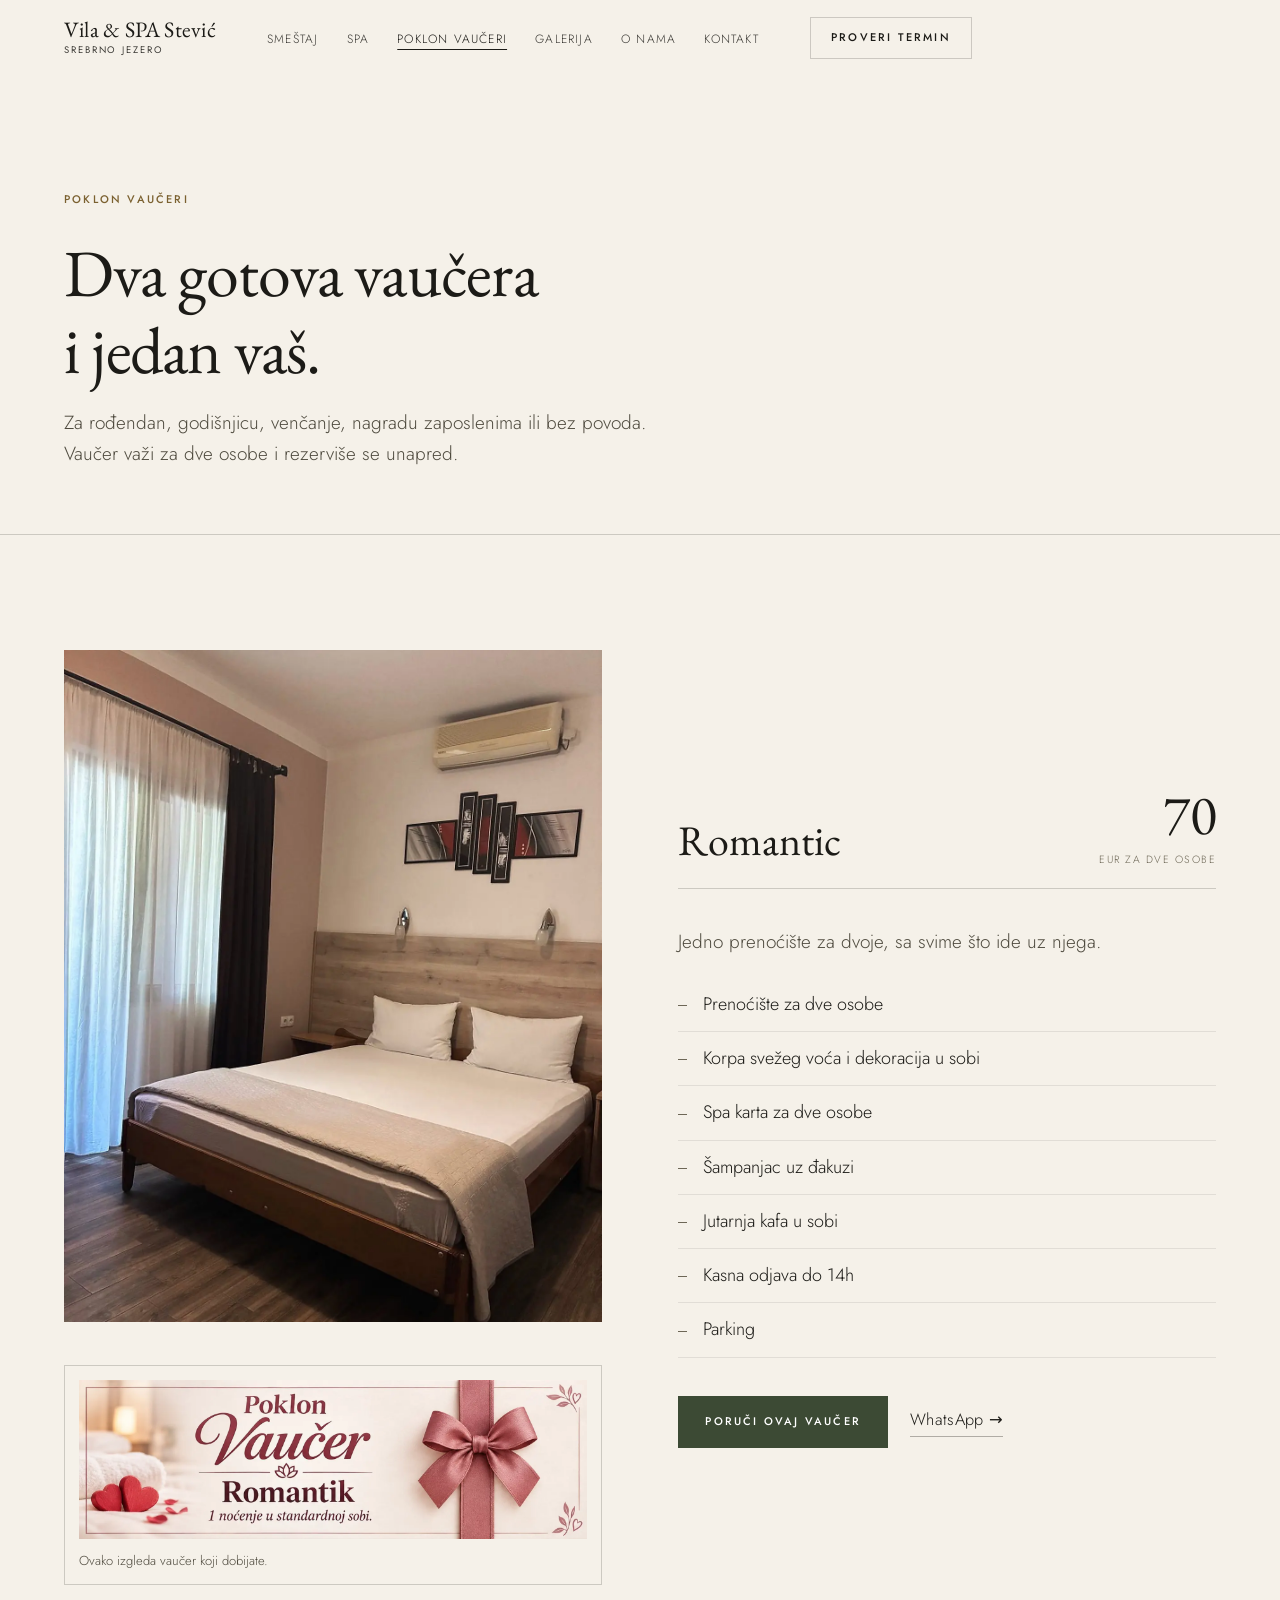
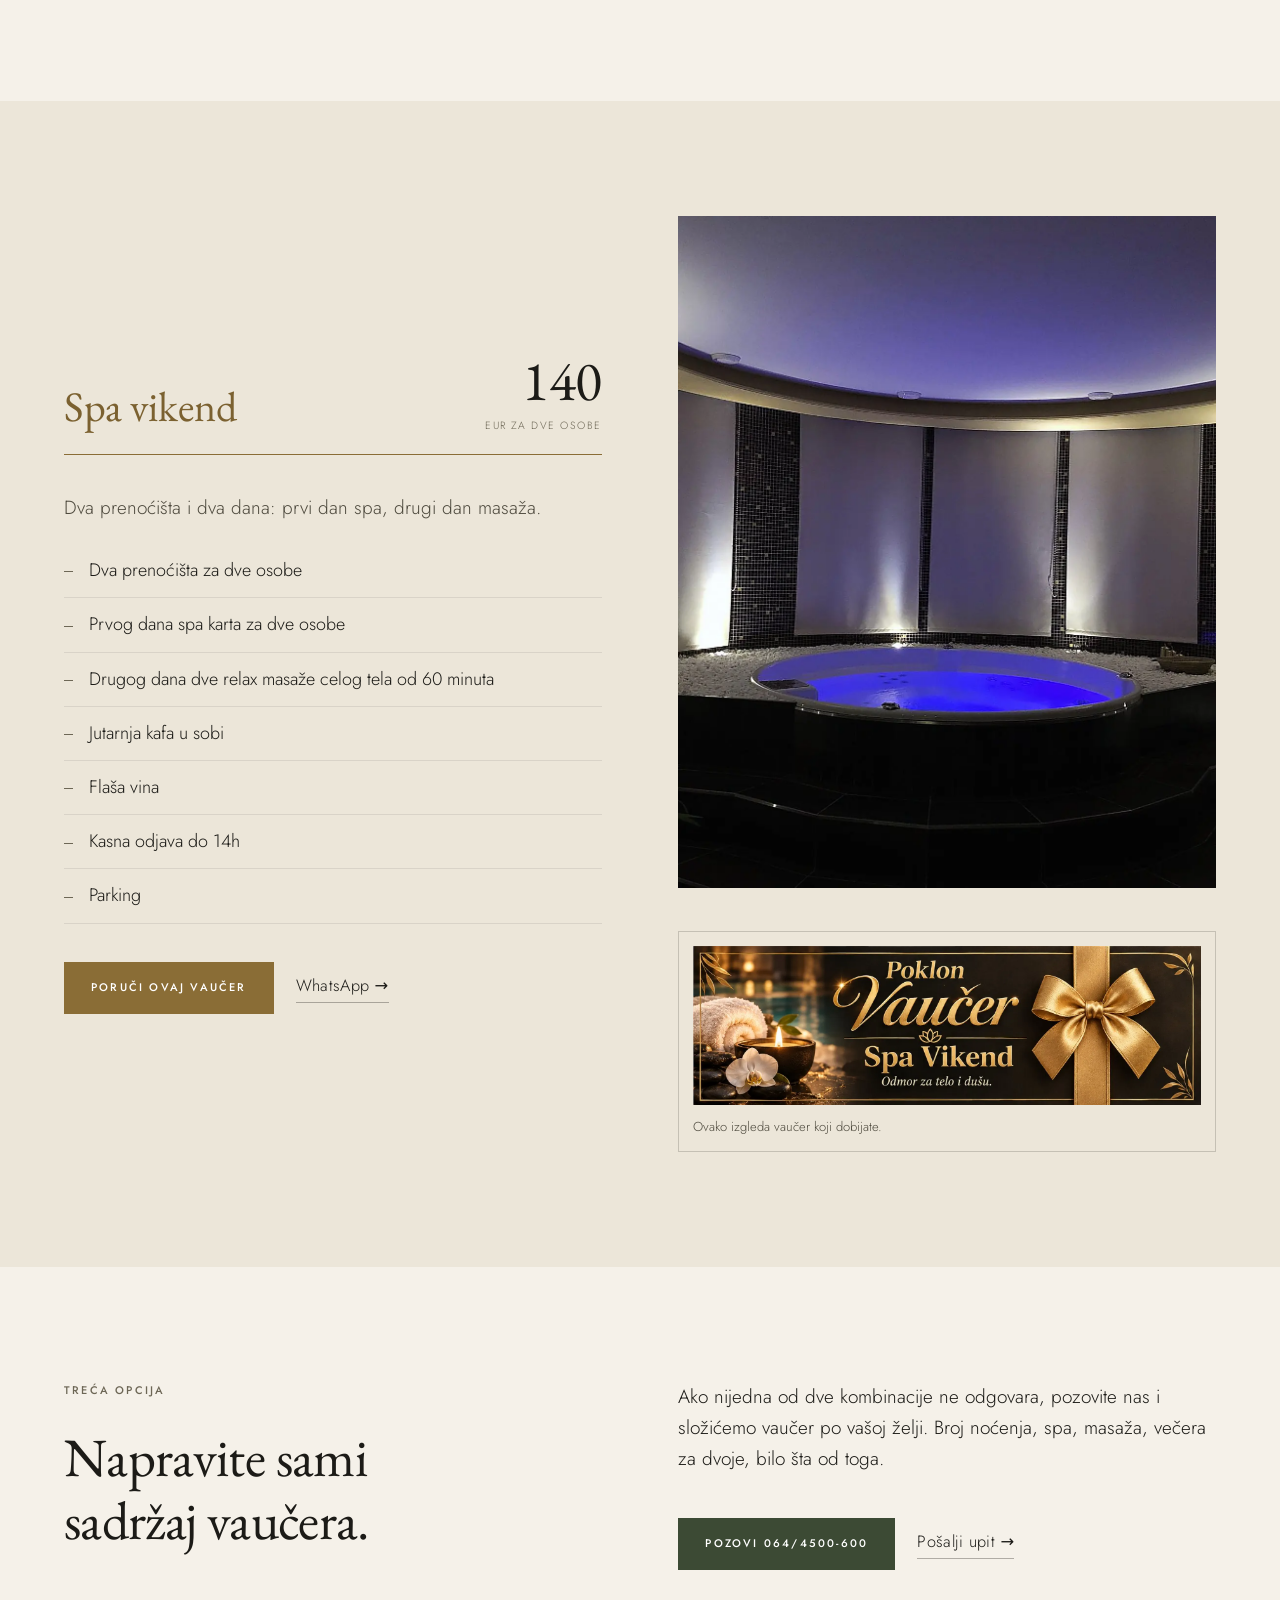
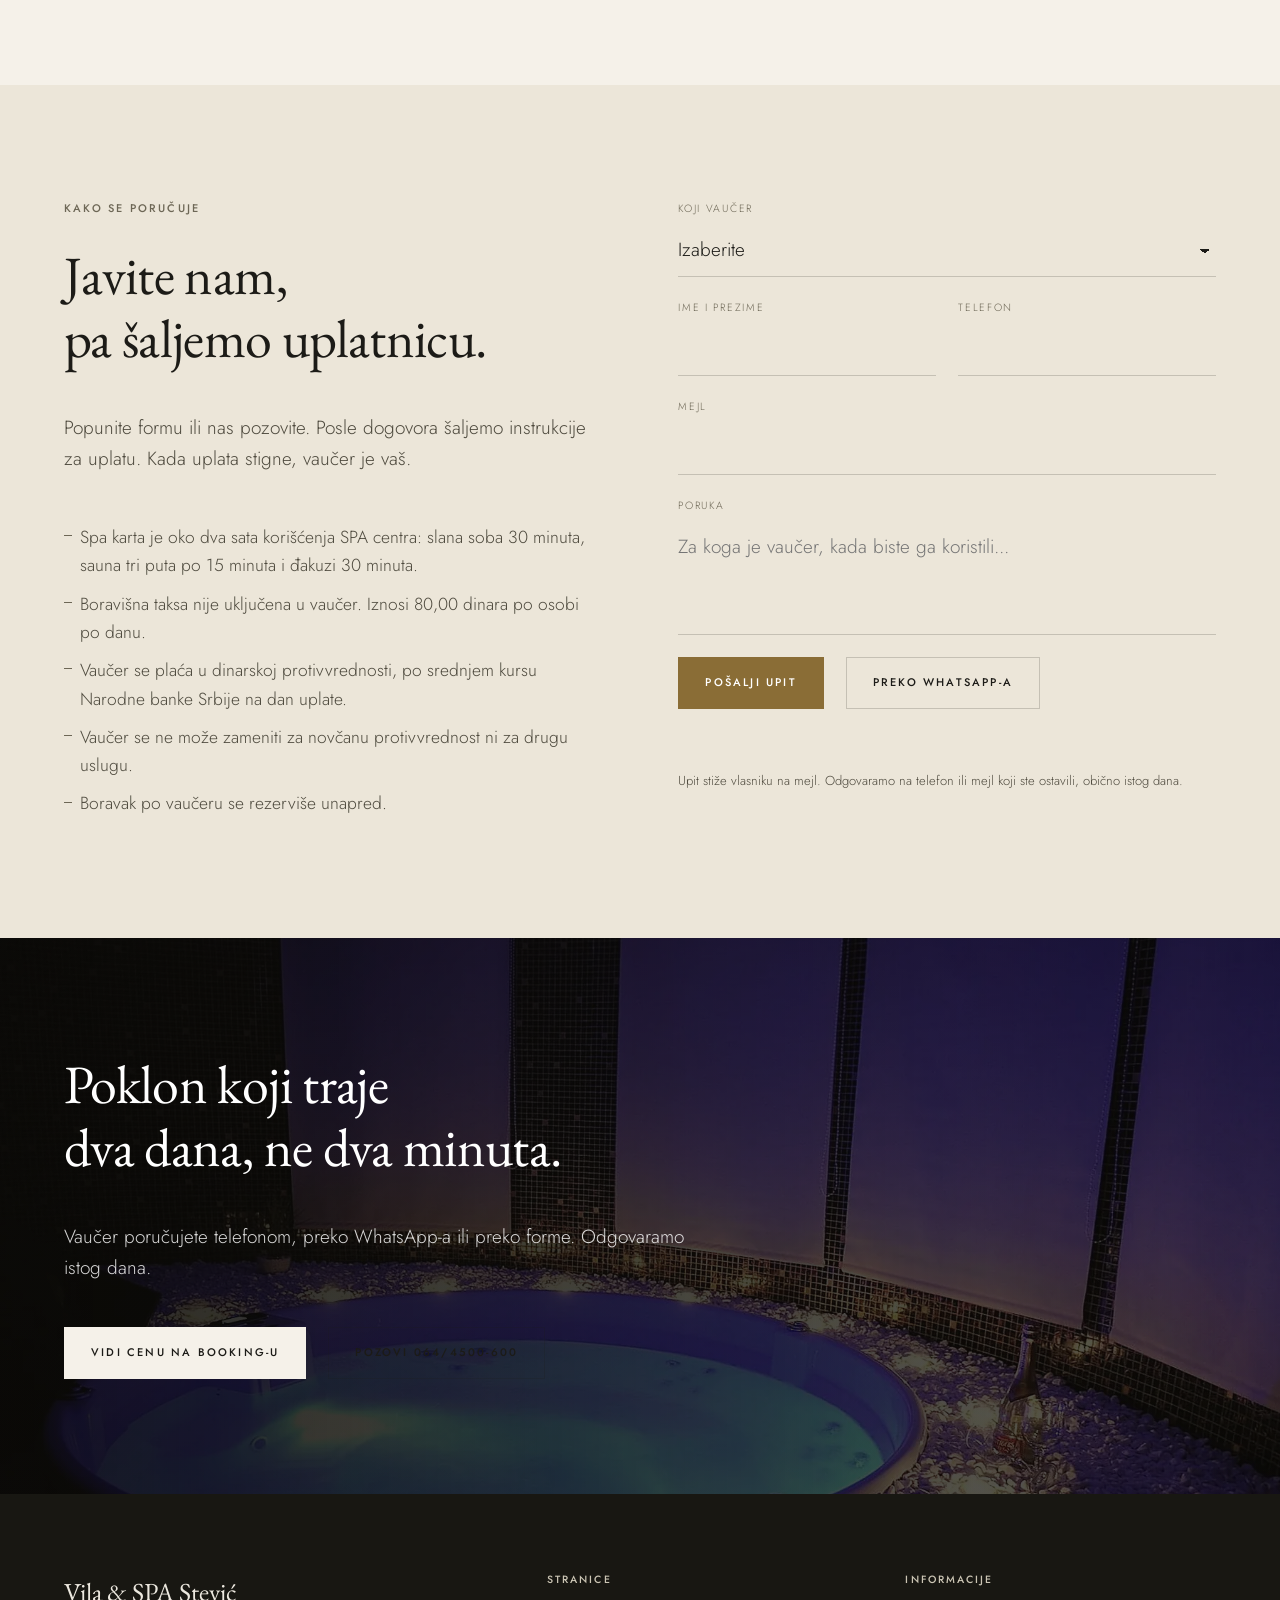
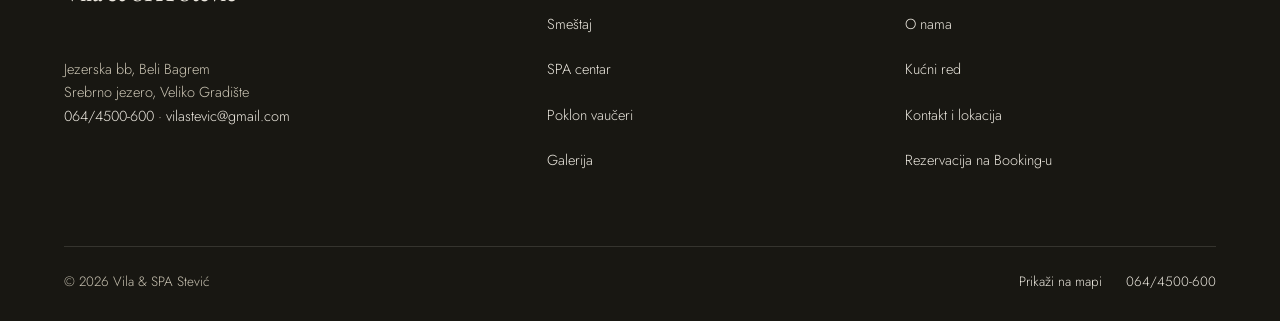
<file: vauceri.html>
<!doctype html>
<html lang="sr">
  <head>
    <meta charset="utf-8" />
    <meta
      name="viewport"
      content="width=device-width, initial-scale=1, viewport-fit=cover"
    />
    <title>Poklon vaučeri | Vila &amp; SPA Stević</title>
    <meta
      name="description"
      content="Poklon vaučeri Romantic (70 EUR) i Spa vikend (140 EUR) za dve osobe, ili vaučer koji sastavljate sami. Prenoćište, spa karta i masaža."
    />
    <link rel="canonical" href="https://www.vilastevic.com/vauceri.html" />
    <meta name="theme-color" content="#f5f1e9" />
    <meta name="robots" content="index, follow" />
    <meta property="og:type" content="website" />
    <meta property="og:locale" content="sr_RS" />
    <meta property="og:site_name" content="Vila &amp; SPA Stević" />
    <meta
      property="og:title"
      content="Poklon vaučeri | Vila &amp; SPA Stević"
    />
    <meta
      property="og:description"
      content="Poklon vaučeri Romantic (70 EUR) i Spa vikend (140 EUR) za dve osobe, ili vaučer koji sastavljate sami. Prenoćište, spa karta i masaža."
    />
    <meta property="og:url" content="https://www.vilastevic.com/vauceri.html" />
    <meta
      property="og:image"
      content="https://www.vilastevic.com/slike/og-vila-stevic.jpg"
    />
    <meta property="og:image:width" content="1200" />
    <meta property="og:image:height" content="630" />
    <meta name="twitter:card" content="summary_large_image" />
    <link rel="icon" href="favicon.ico" sizes="32x32" />
    <link rel="icon" href="favicon-32.png" type="image/png" sizes="32x32" />
    <link rel="apple-touch-icon" href="apple-touch-icon.png" />
    <link rel="manifest" href="site.webmanifest" />
    <link rel="preconnect" href="https://fonts.googleapis.com" />
    <link rel="preconnect" href="https://fonts.gstatic.com" crossorigin />
    <link
      rel="preload"
      as="style"
      href="https://fonts.googleapis.com/css2?family=EB+Garamond:wght@400;500&family=Jost:wght@300;400;500&display=swap"
    />
    <link
      rel="stylesheet"
      href="https://fonts.googleapis.com/css2?family=EB+Garamond:wght@400;500&family=Jost:wght@300;400;500&display=swap"
    />
    <link rel="stylesheet" href="css/stil.css" />
  </head>
  <body>
    <a class="preskoci" href="#glavno">Preskoči na sadržaj</a>
    <header class="nav">
      <div class="omot nav__omot">
        <a class="nav__znak" href="index.html"
          >Vila &amp; SPA Stević<span>Srebrno jezero</span></a
        >
        <nav aria-label="Glavna navigacija">
          <ul class="nav__spisak">
            <li><a href="smestaj.html">Smeštaj</a></li>
            <li><a href="spa.html">SPA</a></li>
            <li>
              <a href="vauceri.html" aria-current="page">Poklon vaučeri</a>
            </li>
            <li><a href="galerija.html">Galerija</a></li>
            <li><a href="o-nama.html">O nama</a></li>
            <li><a href="kontakt.html">Kontakt</a></li>
          </ul>
        </nav>
        <button
          type="button"
          class="dugme dugme--tiho nav__akcija"
          data-panel
          aria-controls="panel-termin"
        >
          Proveri termin
        </button>
        <button
          type="button"
          class="nav__meni"
          data-meni
          aria-controls="meni"
          aria-expanded="false"
        >
          <span>Meni</span
          ><span class="nav__crte" aria-hidden="true"><i></i><i></i></span>
        </button>
      </div>
    </header>

    <div class="meni tamno" id="meni" data-otvoren="0">
      <nav aria-label="Sve stranice">
        <ul class="meni__spisak">
          <li>
            <a href="index.html"><em>01</em>Početna</a>
          </li>
          <li>
            <a href="smestaj.html"><em>02</em>Smeštaj</a>
          </li>
          <li>
            <a href="spa.html"><em>03</em>SPA</a>
          </li>
          <li>
            <a href="vauceri.html" aria-current="page"
              ><em>04</em>Poklon vaučeri</a
            >
          </li>
          <li>
            <a href="galerija.html"><em>05</em>Galerija</a>
          </li>
          <li>
            <a href="o-nama.html"><em>06</em>O nama</a>
          </li>
          <li>
            <a href="kucni-red.html"><em>07</em>Kućni red</a>
          </li>
          <li>
            <a href="kontakt.html"><em>08</em>Kontakt</a>
          </li>
        </ul>
      </nav>
      <div class="meni__dno">
        <a
          class="dugme"
          href="https://www.booking.com/hotel/rs/vila-stevia.html"
          data-booking="1"
          target="_blank"
          rel="noopener"
          >Vidi cenu na Booking-u</a
        >
        <a class="dugme dugme--tiho" href="tel:+381644500600"
          >Pozovi 064/4500-600</a
        >
      </div>
    </div>

    <div
      class="panel"
      id="panel-termin"
      data-otvoren="0"
      role="dialog"
      aria-label="Izbor termina"
    >
      <div class="omot panel__unutra">
        <div class="panel__vrh">
          <p class="natpis" style="margin: 0">Termin i gosti</p>
          <button type="button" class="panel__zatvori" data-panel-zatvori>
            Zatvori
          </button>
        </div>
        <div class="panel__mreza">
          <div class="kal"></div>
          <div>
            <div class="red red--dva">
              <div class="polje">
                <label for="p-odrasli">Odrasli</label>
                <span
                  class="brojac"
                  data-brojac="odrasli"
                  data-min="1"
                  data-max="20"
                >
                  <button type="button" aria-label="Manje odraslih">
                    &minus;
                  </button>
                  <input
                    id="p-odrasli"
                    type="number"
                    min="1"
                    max="20"
                    inputmode="numeric"
                    value="2"
                  />
                  <button type="button" aria-label="Više odraslih">+</button>
                </span>
              </div>
              <div class="polje">
                <label for="p-deca">Deca</label>
                <span
                  class="brojac"
                  data-brojac="deca"
                  data-min="0"
                  data-max="10"
                >
                  <button type="button" aria-label="Manje dece">&minus;</button>
                  <input
                    id="p-deca"
                    type="number"
                    min="0"
                    max="10"
                    inputmode="numeric"
                    value="0"
                  />
                  <button type="button" aria-label="Više dece">+</button>
                </span>
              </div>
            </div>
            <div class="razmak-vrh" data-godine hidden>
              <p class="natpis" style="margin-bottom: 12px">Godine dece</p>
              <div class="red red--dva" data-godine-polja></div>
              <p class="polje__pomoc razmak-vrh">
                Booking traži godine dece da bi prikazao tačnu cenu.
              </p>
            </div>
            <p class="malo tiho razmak-vrh">
              Deca mogu samo u apartmane A i B. Sobe primaju do dve odrasle
              osobe.
            </p>
          </div>
        </div>
        <div class="panel__dno">
          <p class="panel__zbir" data-panel-zbir></p>
          <div class="akcije">
            <a
              class="dugme"
              href="https://www.booking.com/hotel/rs/vila-stevia.html"
              data-booking="1"
              target="_blank"
              rel="noopener"
              >Vidi cenu na Booking-u</a
            >
            <a class="veza" href="kontakt.html"
              >Ili pošaljite upit <span class="veza__strelica">&rarr;</span></a
            >
          </div>
        </div>
      </div>
    </div>

    <main id="glavno">
      <header class="zaglavlje">
        <div class="omot">
          <p class="natpis natpis--mesing">Poklon vaučeri</p>
          <h1 class="zaglavlje__naslov">
            Dva gotova vaučera<br />i jedan vaš.
          </h1>
          <p class="zaglavlje__lead">
            Za rođendan, godišnjicu, venčanje, nagradu zaposlenima ili bez
            povoda. Vaučer važi za dve osobe i rezerviše se unapred.
          </p>
        </div>
      </header>
      <section class="odeljak" id="romantic">
        <div class="omot">
          <div class="blok">
            <div class="anim">
              <figure class="anim-foto">
                <div class="foto foto--45">
                  <picture
                    ><source
                      type="image/webp"
                      srcset="slike/soba-bracni-1.webp"
                      sizes="(min-width: 900px) 44vw, 92vw" />
                    <img
                      src="slike/soba-bracni-1.jpg"
                      alt="Soba u kojoj se koristi vaučer Romantic"
                      width="1100"
                      height="1375"
                      loading="lazy"
                      decoding="async"
                  /></picture>
                </div>
              </figure>
              <figure class="grafika razmak-vrh">
                <picture
                  ><source
                    type="image/webp"
                    srcset="slike/vaucer-romantik.webp" />
                  <img
                    src="slike/vaucer-romantik.jpg"
                    alt="Grafika poklon vaučera Romantic"
                    loading="lazy"
                    decoding="async"
                /></picture>
                <figcaption
                  class="potpis"
                  style="border: 0; padding-left: 0; margin-top: 12px"
                >
                  Ovako izgleda vaučer koji dobijate.
                </figcaption>
              </figure>
            </div>
            <div class="vaucer anim">
              <div class="vaucer__zaglavlje">
                <h2 class="vaucer__ime">Romantic</h2>
                <p class="vaucer__cena">
                  <b>70</b><span>EUR za dve osobe</span>
                </p>
              </div>
              <div>
                <p class="tiho" style="margin-bottom: 20px">
                  Jedno prenoćište za dvoje, sa svime što ide uz njega.
                </p>
                <ul class="vaucer__spisak">
                  <li>Prenoćište za dve osobe</li>
                  <li>Korpa svežeg voća i dekoracija u sobi</li>
                  <li>Spa karta za dve osobe</li>
                  <li>Šampanjac uz đakuzi</li>
                  <li>Jutarnja kafa u sobi</li>
                  <li>Kasna odjava do 14h</li>
                  <li>Parking</li>
                </ul>
              </div>
              <div class="akcije">
                <a class="dugme" href="#poruci">Poruči ovaj vaučer</a>
                <a class="veza" href="#" data-wa="" data-wa-tema="vaucer"
                  >WhatsApp <span class="veza__strelica">&rarr;</span></a
                >
              </div>
            </div>
          </div>
        </div>
      </section>
      <section class="odeljak odeljak--alt" id="spa-vikend">
        <div class="omot">
          <div class="blok blok--obrnut">
            <div class="anim">
              <figure class="anim-foto">
                <div class="foto foto--45">
                  <picture
                    ><source
                      type="image/webp"
                      srcset="slike/spa-djakuzi-usko.webp"
                      sizes="(min-width: 900px) 44vw, 92vw" />
                    <img
                      src="slike/spa-djakuzi-usko.jpg"
                      alt="Đakuzi u SPA centru"
                      width="1100"
                      height="1375"
                      loading="lazy"
                      decoding="async"
                  /></picture>
                </div>
              </figure>
              <figure class="grafika razmak-vrh">
                <picture
                  ><source
                    type="image/webp"
                    srcset="slike/vaucer-spa-vikend.webp" />
                  <img
                    src="slike/vaucer-spa-vikend.jpg"
                    alt="Grafika poklon vaučera Spa vikend"
                    loading="lazy"
                    decoding="async"
                /></picture>
                <figcaption
                  class="potpis"
                  style="border: 0; padding-left: 0; margin-top: 12px"
                >
                  Ovako izgleda vaučer koji dobijate.
                </figcaption>
              </figure>
            </div>
            <div class="vaucer vaucer--mesing anim">
              <div class="vaucer__zaglavlje">
                <h2 class="vaucer__ime">Spa vikend</h2>
                <p class="vaucer__cena">
                  <b>140</b><span>EUR za dve osobe</span>
                </p>
              </div>
              <div>
                <p class="tiho" style="margin-bottom: 20px">
                  Dva prenoćišta i dva dana: prvi dan spa, drugi dan masaža.
                </p>
                <ul class="vaucer__spisak">
                  <li>Dva prenoćišta za dve osobe</li>
                  <li>Prvog dana spa karta za dve osobe</li>
                  <li>Drugog dana dve relax masaže celog tela od 60 minuta</li>
                  <li>Jutarnja kafa u sobi</li>
                  <li>Flaša vina</li>
                  <li>Kasna odjava do 14h</li>
                  <li>Parking</li>
                </ul>
              </div>
              <div class="akcije">
                <a class="dugme dugme--mesing" href="#poruci"
                  >Poruči ovaj vaučer</a
                >
                <a class="veza" href="#" data-wa="" data-wa-tema="vaucer"
                  >WhatsApp <span class="veza__strelica">&rarr;</span></a
                >
              </div>
            </div>
          </div>
        </div>
      </section>
      <section class="odeljak">
        <div class="omot">
          <div class="blok blok--vrh">
            <div class="anim">
              <p class="natpis">Treća opcija</p>
              <h2 class="veliki">Napravite sami<br />sadržaj vaučera.</h2>
            </div>
            <div class="anim">
              <p>
                Ako nijedna od dve kombinacije ne odgovara, pozovite nas i
                složićemo vaučer po vašoj želji. Broj noćenja, spa, masaža,
                večera za dvoje, bilo šta od toga.
              </p>
              <div class="akcije razmak-vrh">
                <a class="dugme" href="tel:+381644500600"
                  >Pozovi 064/4500-600</a
                >
                <a class="veza" href="#poruci"
                  >Pošalji upit <span class="veza__strelica">&rarr;</span></a
                >
              </div>
            </div>
          </div>
        </div>
      </section>
      <section class="odeljak odeljak--alt" id="poruci">
        <div class="omot">
          <div class="blok blok--vrh">
            <div class="anim">
              <p class="natpis">Kako se poručuje</p>
              <h2 class="veliki">Javite nam,<br />pa šaljemo uplatnicu.</h2>
              <p class="razmak-vrh tiho">
                Popunite formu ili nas pozovite. Posle dogovora šaljemo
                instrukcije za uplatu. Kada uplata stigne, vaučer je vaš.
              </p>
              <ul class="oprema razmak-vrh" style="columns: 1">
                <li>
                  Spa karta je oko dva sata korišćenja SPA centra: slana soba 30
                  minuta, sauna tri puta po 15 minuta i đakuzi 30 minuta.
                </li>
                <li>
                  Boravišna taksa nije uključena u vaučer. Iznosi 80,00 dinara
                  po osobi po danu.
                </li>
                <li>
                  Vaučer se plaća u dinarskoj protivvrednosti, po srednjem kursu
                  Narodne banke Srbije na dan uplate.
                </li>
                <li>
                  Vaučer se ne može zameniti za novčanu protivvrednost ni za
                  drugu uslugu.
                </li>
                <li>Boravak po vaučeru se rezerviše unapred.</li>
              </ul>
            </div>
            <div class="anim">
              <form class="forma js-forma" data-vrsta="vaucer">
                <div class="polje">
                  <label for="v-vaucer">Koji vaučer</label>
                  <select id="v-vaucer" name="vaucer" required>
                    <option value="">Izaberite</option>
                    <option value="Romantic (70 EUR)">
                      Romantic &middot; 70 EUR
                    </option>
                    <option value="Spa vikend (140 EUR)">
                      Spa vikend &middot; 140 EUR
                    </option>
                    <option value="Vaučer po želji">
                      Vaučer po mojoj želji
                    </option>
                  </select>
                </div>
                <div class="red red--dva">
                  <div class="polje">
                    <label for="v-ime">Ime i prezime</label
                    ><input
                      id="v-ime"
                      name="ime"
                      type="text"
                      autocomplete="name"
                      required
                    />
                  </div>
                  <div class="polje">
                    <label for="v-telefon">Telefon</label
                    ><input
                      id="v-telefon"
                      name="telefon"
                      type="tel"
                      autocomplete="tel"
                      inputmode="tel"
                    />
                  </div>
                </div>
                <div class="polje">
                  <label for="v-mejl">Mejl</label
                  ><input
                    id="v-mejl"
                    name="mejl"
                    type="email"
                    autocomplete="email"
                  />
                </div>
                <div class="polje">
                  <label for="v-poruka">Poruka</label
                  ><textarea
                    id="v-poruka"
                    name="poruka"
                    rows="3"
                    placeholder="Za koga je vaučer, kada biste ga koristili..."
                  ></textarea>
                </div>
                <div class="med">
                  <label for="v-website">Ne popunjavati</label
                  ><input
                    id="v-website"
                    name="website"
                    type="text"
                    tabindex="-1"
                    autocomplete="off"
                  />
                </div>
                <div class="akcije">
                  <button
                    type="submit"
                    class="dugme dugme--mesing"
                    data-kanal="mejl"
                  >
                    Pošalji upit
                  </button>
                  <button
                    type="submit"
                    class="dugme dugme--tiho"
                    data-kanal="wa"
                  >
                    Preko WhatsApp-a
                  </button>
                </div>
                <p class="forma__status" role="status" aria-live="polite"></p>
                <p class="polje__pomoc">
                  Upit stiže vlasniku na mejl. Odgovaramo na telefon ili mejl
                  koji ste ostavili, obično istog dana.
                </p>
              </form>
            </div>
          </div>
        </div>
      </section>
    </main>
    <section class="kraj">
      <div class="kraj__slika">
        <picture
          ><source type="image/webp" srcset="slike/spa-djakuzi.webp" />
          <img
            src="slike/spa-djakuzi.jpg"
            alt="Đakuzi u SPA centru"
            loading="lazy"
            decoding="async"
        /></picture>
      </div>
      <div class="kraj__vel"></div>
      <div class="omot">
        <div class="kraj__sadrzaj">
          <h2 class="veliki anim">
            Poklon koji traje<br />dva dana, ne dva minuta.
          </h2>
          <p
            class="anim razmak-vrh"
            style="color: rgba(255, 255, 255, 0.84); max-width: 34em"
          >
            Vaučer poručujete telefonom, preko WhatsApp-a ili preko forme.
            Odgovaramo istog dana.
          </p>
          <div class="akcije anim razmak-vrh">
            <a
              class="dugme dugme--svetlo"
              href="https://www.booking.com/hotel/rs/vila-stevia.html"
              data-booking="1"
              target="_blank"
              rel="noopener"
              >Vidi cenu na Booking-u</a
            >
            <a class="dugme dugme--tiho" href="tel:+381644500600"
              >Pozovi 064/4500-600</a
            >
          </div>
        </div>
      </div>
    </section>
    <footer class="podnozje">
      <div class="omot">
        <div class="podnozje__mreza">
          <div>
            <p class="podnozje__znak">Vila &amp; SPA Stević</p>
            <address class="razmak-vrh">
              Jezerska bb, Beli Bagrem<br />
              Srebrno jezero, Veliko Gradište<br />
              <a href="tel:+381644500600">064/4500-600</a> &middot;
              <a href="mailto:vilastevic@gmail.com">vilastevic@gmail.com</a>
            </address>
          </div>
          <div>
            <p class="podnozje__naslov">Stranice</p>
            <ul>
              <li><a href="smestaj.html">Smeštaj</a></li>
              <li><a href="spa.html">SPA centar</a></li>
              <li><a href="vauceri.html">Poklon vaučeri</a></li>
              <li><a href="galerija.html">Galerija</a></li>
            </ul>
          </div>
          <div>
            <p class="podnozje__naslov">Informacije</p>
            <ul>
              <li><a href="o-nama.html">O nama</a></li>
              <li><a href="kucni-red.html">Kućni red</a></li>
              <li><a href="kontakt.html">Kontakt i lokacija</a></li>
              <li>
                <a
                  href="https://www.booking.com/hotel/rs/vila-stevia.html"
                  data-booking="1"
                  target="_blank"
                  rel="noopener"
                  >Rezervacija na Booking-u</a
                >
              </li>
            </ul>
          </div>
        </div>
        <div class="podnozje__dno">
          <p>&copy; <span id="godina">2026</span> Vila &amp; SPA Stević</p>
          <a
            href="https://www.google.com/maps/place/ViLa+%26+SPA+STEVI%C4%86/@44.764936,21.4796581,17z/data=!4m9!3m8!1s0x47505589f6d74907:0x3c22963df602519a!5m2!4m1!1i2!8m2!3d44.7649322!4d21.482233!16s%2Fg%2F119wqx9x7?entry=ttu&g_ep=EgoyMDI2MDkxMy4wIKXMDSoASAFQAw%3D%3D"
            target="_blank"
            rel="noopener"
            >Prikaži na mapi</a
          >
          <a href="tel:+381644500600">064/4500-600</a>
        </div>
      </div>
    </footer>
    <nav class="mobilna" aria-label="Brze akcije">
      <a href="tel:+381644500600"
        ><svg
          viewBox="0 0 24 24"
          fill="none"
          stroke="currentColor"
          stroke-width="1.3"
          aria-hidden="true"
        >
          <path
            d="M6.5 3h3l1.5 4-2 1.5a12 12 0 0 0 5.5 5.5L16 12l4 1.5v3a2 2 0 0 1-2.2 2A16.5 16.5 0 0 1 3.5 5.2 2 2 0 0 1 5.5 3z"
          /></svg
        ><span>Pozovi</span></a
      >
      <a href="#" data-wa="" data-wa-tema=""
        ><svg
          viewBox="0 0 24 24"
          fill="none"
          stroke="currentColor"
          stroke-width="1.3"
          aria-hidden="true"
        >
          <path d="M3.5 20.5 5 16.3A8.4 8.4 0 1 1 8.2 19.3z" />
          <path
            d="M8.8 9.2c.3 1 .9 2 1.7 2.8s1.8 1.4 2.8 1.7l1-1.2 2.1.8v1.6c-1.7.5-4-.4-5.9-2.3S8 8.2 8.4 6.5H10l.8 2.1z"
          /></svg
        ><span>WhatsApp</span></a
      >
      <a
        href="https://www.booking.com/hotel/rs/vila-stevia.html"
        data-booking="1"
        target="_blank"
        rel="noopener"
        ><svg
          viewBox="0 0 24 24"
          fill="none"
          stroke="currentColor"
          stroke-width="1.3"
          aria-hidden="true"
        >
          <path d="M5 4h14v16l-7-3.5L5 20z" /></svg
        ><span>Cena</span></a
      >
    </nav>
    <dialog class="svetlo-kutija" id="svetlo-kutija" aria-label="Fotografija">
      <div class="svetlo-kutija__vrh">
        <span class="svetlo-kutija__broj" data-lb-broj></span>
        <button type="button" class="svetlo-kutija__x" data-lb-x>
          Zatvori
        </button>
      </div>
      <div class="svetlo-kutija__slika"><img alt="" data-lb-slika /></div>
      <button
        type="button"
        class="svetlo-kutija__strelica svetlo-kutija__strelica--nazad"
        data-lb-nazad
        aria-label="Prethodna"
      >
        &#8249;
      </button>
      <button
        type="button"
        class="svetlo-kutija__strelica svetlo-kutija__strelica--napred"
        data-lb-napred
        aria-label="Sledeća"
      >
        &#8250;
      </button>
      <p class="svetlo-kutija__potpis" data-lb-potpis></p>
    </dialog>
    <script src="js/skripta.js" defer></script>
    <script>
      document.getElementById("godina").textContent = new Date().getFullYear();
    </script>
  </body>
</html>
</file>
<file: css/stil.css>
@charset "utf-8";
/* ==========================================================================
   VILA & SPA STEVIĆ — dizajn sistem
   Pravac: topla hartija, oštra ivica, mnogo vazduha, jedan potez boje.
   Sve odluke o boji, tipografiji, razmaku i motionu stoje u :root.
   Ništa nema zaobljene ivice i ništa nema senku. To je namerno.
   ========================================================================== */

:root {
  /* --- Boja ---------------------------------------------------------------
     Paleta je izvučena iz same kuće: oker fasada, terakota crep, šimšir.     */
  --hartija: #f5f1e9; /* osnovna podloga */
  --hartija-2: #ece6d9; /* naizmenična traka */
  --hartija-3: #e3dccb; /* ivice polja, tiha ispuna */
  --mastilo: #1c1b17; /* tekst */
  --mastilo-2: #4e4a3e; /* drugi plan, pun kontrast */
  --mastilo-3: #6d6756; /* SAMO verzalni natpisi i brojevi */
  --noc: #181712; /* tamne sekcije */
  --noc-2: #24231b;
  --noc-3: #322f25;
  --zelena: #3c4a34; /* glavna akcija */
  --zelena-tamna: #2c3826;
  --zelena-tiha: #e0e2d6;
  --mesing: #8a6d36; /* ISKLJUČIVO poklon vaučeri */
  --mesing-tekst: #7b6130; /* mesing kada je tekst na hartiji */
  --mesing-svetli: #c6a867;
  --crvena: #8d2f22;

  --linija: rgba(28, 27, 23, 0.19);
  --linija-tiha: rgba(28, 27, 23, 0.09);
  --linija-noc: rgba(245, 241, 233, 0.22);
  --linija-noc-2: rgba(245, 241, 233, 0.13);
  --tekst-noc: #ece8df;
  --tekst-noc-2: #cbc5b4;

  /* --- Pismo --------------------------------------------------------------
     Cormorant Garamond samo iznad 26px. Ispod toga nema dovoljno mesa.       */
  --pismo:
    "Jost", "Avenir Next", "Segoe UI", system-ui, -apple-system, Arial,
    sans-serif;
  --pismo-naslov: "EB Garamond", "Iowan Old Style", Garamond, Georgia, serif;

  --razmak-natpis: 0.2em; /* verzalni natpisi */
  --razmak-usko: -0.012em; /* krupni naslovi */

  /* --- Motion -------------------------------------------------------------
     Dve krive za ceo sajt. Ništa duže od 800 ms.                             */
  --k: cubic-bezier(0.215, 0.61, 0.355, 1);
  --k-izlaz: cubic-bezier(0.16, 1, 0.3, 1);
  --t-brzo: 0.2s;
  --t: 0.45s;
  --t-sporo: 0.8s;

  /* --- Raspored ------------------------------------------------------------ */
  --nav-visina: 64px;
  --traka-mobilna: 58px;
  --okvir: clamp(20px, 5vw, 64px); /* bočna margina */
  --kontejner: 1280px;
  --uzak: 1000px;
  --proza: 620px;
  --odeljak: clamp(80px, 9vw, 150px); /* vertikalni ritam sekcije */
  --odeljak-kratak: clamp(56px, 6vw, 96px);
}
@media (min-width: 1024px) {
  :root {
    --nav-visina: 76px;
  }
}

/* ==========================================================================
   1. Osnova
   ========================================================================== */
*,
*::before,
*::after {
  box-sizing: border-box;
}
html {
  -webkit-text-size-adjust: 100%;
  scroll-padding-top: calc(var(--nav-visina) + 16px);
  overflow-x: clip;
}
@media (prefers-reduced-motion: no-preference) {
  html {
    scroll-behavior: smooth;
  }
}
body {
  margin: 0;
  background: var(--hartija);
  color: var(--mastilo);
  font-family: var(--pismo);
  font-weight: 300;
  font-size: 17px;
  line-height: 1.62;
  overflow-x: clip;
  -webkit-font-smoothing: antialiased;
  -moz-osx-font-smoothing: grayscale;
  font-synthesis-weight: none;
}
@media (min-width: 900px) {
  body {
    font-size: 19px;
  }
}
img,
video,
svg {
  display: block;
  max-width: 100%;
}
p {
  margin: 0;
}
address {
  font-style: normal;
}
button,
input,
textarea,
select {
  font: inherit;
  color: inherit;
}
h1,
h2,
h3,
h4 {
  margin: 0;
  font-family: var(--pismo-naslov);
  font-weight: 400;
  letter-spacing: var(--razmak-usko);
  line-height: 1.16;
  text-wrap: balance;
}
p {
  text-wrap: pretty;
}
a {
  color: inherit;
}
hr {
  border: 0;
  border-top: 1px solid var(--linija);
  margin: 0;
}

:focus-visible {
  outline: 2px solid var(--zelena);
  outline-offset: 3px;
}
.tamno :focus-visible,
.hero :focus-visible {
  outline-color: var(--mesing-svetli);
}

.sr {
  position: absolute;
  width: 1px;
  height: 1px;
  padding: 0;
  margin: -1px;
  overflow: hidden;
  clip: rect(0 0 0 0);
  white-space: nowrap;
  border: 0;
}
.preskoci {
  position: absolute;
  top: 10px;
  left: 10px;
  z-index: 300;
  padding: 12px 20px;
  background: var(--zelena);
  color: #fff;
  text-decoration: none;
  transform: translateY(-250%);
}
.preskoci:focus {
  transform: none;
}

/* ==========================================================================
   2. Raspored
   ========================================================================== */
.omot {
  width: 100%;
  max-width: var(--kontejner);
  margin: 0 auto;
  padding: 0 var(--okvir);
}
.omot--uzak {
  max-width: var(--uzak);
}
.omot--pun {
  max-width: none;
  padding: 0 var(--okvir);
}

.odeljak {
  padding: var(--odeljak) 0;
}
.odeljak--kratak {
  padding: var(--odeljak-kratak) 0;
}
.odeljak--alt {
  background: var(--hartija-2);
}
.odeljak--tamno,
.tamno {
  background: var(--noc);
  color: var(--tekst-noc);
}
.tamno h1,
.tamno h2,
.tamno h3 {
  color: var(--tekst-noc);
}

.proza {
  max-width: var(--proza);
}

/* --- Uvod u sekciju: natpis, naslov, lead ---------------------------------- */
.natpis {
  font-family: var(--pismo);
  font-size: 11px;
  font-weight: 500;
  letter-spacing: var(--razmak-natpis);
  text-transform: uppercase;
  color: var(--mastilo-3);
  margin: 0 0 26px;
}
.tamno .natpis {
  color: var(--tekst-noc-2);
}
.natpis--mesing {
  color: var(--mesing-tekst);
}

.uvod {
  max-width: 820px;
}
.uvod__naslov {
  font-size: clamp(31px, 4.6vw, 54px);
}
.uvod__lead {
  margin-top: 22px;
  max-width: var(--proza);
  color: var(--mastilo-2);
  font-size: 1.02em;
  line-height: 1.65;
}
.tamno .uvod__lead {
  color: var(--tekst-noc-2);
}
.uvod + *,
.uvod + .spisak,
.uvod + .mreza,
.uvod + .pitanja,
.uvod + ul,
.uvod + ol,
.uvod + div {
  margin-top: clamp(44px, 5vw, 80px);
}

h1.veliki {
  font-size: clamp(38px, 6.4vw, 74px);
}
h2.veliki {
  font-size: clamp(31px, 4.6vw, 54px);
}
h3.srednji {
  font-family: var(--pismo-naslov);
  font-size: clamp(23px, 2.4vw, 32px);
  font-weight: 400;
  letter-spacing: 0;
}

/* ==========================================================================
   3. Dugmad i veze
   ========================================================================== */
.dugme {
  display: inline-flex;
  align-items: center;
  justify-content: center;
  gap: 10px;
  min-height: 52px;
  padding: 0 26px;
  background: var(--zelena);
  color: #fff;
  border: 1px solid var(--zelena);
  font-size: 11px;
  font-weight: 500;
  letter-spacing: var(--razmak-natpis);
  text-transform: uppercase;
  text-decoration: none;
  cursor: pointer;
  transition:
    background var(--t-brzo) var(--k),
    color var(--t-brzo) var(--k),
    border-color var(--t-brzo) var(--k);
}
.dugme:hover {
  background: var(--zelena-tamna);
  border-color: var(--zelena-tamna);
}
.dugme[disabled] {
  opacity: 0.45;
  cursor: default;
}

.dugme--tiho {
  background: transparent;
  color: var(--mastilo);
  border-color: var(--linija);
}
.dugme--tiho:hover {
  background: transparent;
  border-color: var(--mastilo);
  color: var(--mastilo);
}
.tamno .dugme--tiho,
.hero .dugme--tiho {
  color: var(--tekst-noc);
  border-color: var(--linija-noc);
}
.tamno .dugme--tiho:hover,
.hero .dugme--tiho:hover {
  border-color: var(--tekst-noc);
  color: var(--tekst-noc);
}
.dugme--svetlo {
  background: var(--hartija);
  border-color: var(--hartija);
  color: var(--mastilo);
}
.dugme--svetlo:hover {
  background: #fff;
  border-color: #fff;
  color: var(--mastilo);
}
.dugme--mesing {
  background: var(--mesing);
  border-color: var(--mesing);
}
.dugme--mesing:hover {
  background: #6f5829;
  border-color: #6f5829;
}
.dugme--puno {
  width: 100%;
}

/* Tekstualna veza sa tankom linijom koja se puni na hover */
.veza {
  display: inline-block;
  position: relative;
  font-size: 0.86em;
  letter-spacing: 0.02em;
  text-decoration: none;
  padding-bottom: 3px;
  color: inherit;
}
.veza::after {
  content: "";
  position: absolute;
  left: 0;
  right: 0;
  bottom: 0;
  height: 1px;
  background: currentColor;
  opacity: 0.32;
  transform-origin: left;
  transition: opacity var(--t-brzo) var(--k);
}
.veza:hover::after {
  opacity: 1;
}
.veza__strelica {
  display: inline-block;
  transition: transform var(--t-brzo) var(--k);
}
.veza:hover .veza__strelica {
  transform: translateX(4px);
}
@media (pointer: coarse) {
  .veza::before {
    content: "";
    position: absolute;
    inset: -13px -6px -11px;
  }
}

.akcije {
  display: flex;
  flex-wrap: wrap;
  gap: 14px 22px;
  align-items: center;
}

/* ==========================================================================
   4. Navigacija
   ========================================================================== */
.nav {
  position: fixed;
  inset: 0 0 auto 0;
  z-index: 120;
  height: var(--nav-visina);
  display: flex;
  align-items: center;
  color: var(--mastilo);
  transition:
    background var(--t) var(--k),
    color var(--t) var(--k),
    border-color var(--t) var(--k);
  border-bottom: 1px solid transparent;
}
.nav::before {
  content: "";
  position: absolute;
  inset: 0;
  z-index: -1;
  background: var(--hartija);
  opacity: 0;
  transition: opacity var(--t) var(--k);
}
.nav--preko,
.nav--tamno {
  color: #fff;
}
/* Stranice čije zaglavlje je tamno: traka je svetla dok se ne skroluje, pa postaje tamna. */
.nav--tamno::before {
  background: var(--noc);
}
.nav--tamno.nav--cvrst {
  color: var(--tekst-noc);
  border-bottom-color: var(--linija-noc-2);
}
.nav--tamno .nav__akcija {
  color: #fff;
  border-color: rgba(255, 255, 255, 0.45);
  background: transparent;
}
.nav--tamno .nav__akcija:hover {
  background: #fff;
  border-color: #fff;
  color: var(--mastilo);
}
.nav--preko::after {
  content: "";
  position: absolute;
  inset: 0 0 -60px 0;
  z-index: -2;
  background: linear-gradient(
    to bottom,
    rgba(10, 10, 8, 0.42),
    rgba(10, 10, 8, 0)
  );
  pointer-events: none;
}
.nav--cvrst {
  border-bottom-color: var(--linija);
  color: var(--mastilo);
}
.nav--cvrst::before {
  opacity: 1;
}
.nav--cvrst::after {
  opacity: 0;
}

.nav__omot {
  display: flex;
  align-items: center;
  gap: clamp(20px, 4vw, 56px);
  width: 100%;
}
.nav__znak {
  font-family: var(--pismo-naslov);
  font-size: 22px;
  font-weight: 400;
  letter-spacing: 0.01em;
  text-decoration: none;
  line-height: 1;
  white-space: nowrap;
}
.nav__znak span {
  display: block;
  font-family: var(--pismo);
  font-size: 9.5px;
  font-weight: 400;
  letter-spacing: 0.2em;
  text-transform: uppercase;
  opacity: 0.85;
  margin-top: 5px;
}
.nav__spisak {
  display: none;
  margin-left: auto;
  align-items: center;
  gap: clamp(18px, 2.2vw, 34px);
  list-style: none;
  padding: 0;
  margin-block: 0;
}
.nav__spisak a {
  font-size: 12px;
  letter-spacing: 0.1em;
  text-transform: uppercase;
  text-decoration: none;
  opacity: 0.86;
  transition: opacity var(--t-brzo) var(--k);
}
.nav__spisak a:hover,
.nav__spisak a[aria-current="page"] {
  opacity: 1;
}
.nav__spisak a[aria-current="page"] {
  text-decoration: underline;
  text-underline-offset: 6px;
  text-decoration-thickness: 1px;
}
.nav__akcija {
  display: none;
}
@media (min-width: 1024px) {
  .nav__spisak {
    display: flex;
  }
  .nav__akcija {
    display: inline-flex;
    min-height: 42px;
    padding: 0 20px;
  }
  .nav--preko .nav__akcija {
    background: transparent;
    border-color: rgba(255, 255, 255, 0.5);
    color: #fff;
  }
  .nav--preko .nav__akcija:hover {
    background: #fff;
    border-color: #fff;
    color: var(--mastilo);
  }
}

.nav__meni {
  margin-left: auto;
  display: inline-flex;
  align-items: center;
  gap: 10px;
  background: none;
  border: 0;
  padding: 8px 0;
  cursor: pointer;
  font-size: 11px;
  letter-spacing: var(--razmak-natpis);
  text-transform: uppercase;
  color: inherit;
}
@media (min-width: 1024px) {
  .nav__meni {
    display: none;
  }
}
.nav__crte {
  position: relative;
  width: 22px;
  height: 9px;
}
.nav__crte i {
  position: absolute;
  left: 0;
  right: 0;
  height: 1px;
  background: currentColor;
  transition: transform var(--t) var(--k-izlaz);
}
.nav__crte i:first-child {
  top: 0;
}
.nav__crte i:last-child {
  bottom: 0;
}
[aria-expanded="true"] .nav__crte i:first-child {
  transform: translateY(4px) rotate(45deg);
}
[aria-expanded="true"] .nav__crte i:last-child {
  transform: translateY(-4px) rotate(-45deg);
}

/* --- Meni na telefonu ------------------------------------------------------ */
.meni {
  position: fixed;
  inset: 0;
  z-index: 110;
  padding: calc(var(--nav-visina) + 32px) var(--okvir) 40px;
  display: flex;
  flex-direction: column;
  opacity: 0;
  visibility: hidden;
  transition:
    opacity var(--t) var(--k),
    visibility var(--t);
  overflow-y: auto;
}
.meni[data-otvoren="1"] {
  opacity: 1;
  visibility: visible;
}
.meni__spisak {
  list-style: none;
  margin: 0;
  padding: 0;
}
.meni__spisak li {
  border-top: 1px solid var(--linija-noc-2);
}
.meni__spisak li:last-child {
  border-bottom: 1px solid var(--linija-noc-2);
}
.meni__spisak a {
  display: flex;
  align-items: baseline;
  gap: 14px;
  padding: 18px 0;
  text-decoration: none;
  font-family: var(--pismo-naslov);
  font-size: 30px;
  font-weight: 300;
}
.meni__spisak em {
  font-family: var(--pismo);
  font-style: normal;
  font-size: 10px;
  letter-spacing: 0.18em;
  color: var(--tekst-noc-2);
}
.meni__dno {
  margin-top: auto;
  padding-top: 32px;
  display: grid;
  gap: 12px;
}
.meni__dno .dugme {
  width: 100%;
}

/* ==========================================================================
   5. Hero
   ========================================================================== */
.hero {
  position: relative;
  display: flex;
  align-items: flex-end;
  min-height: 580px;
  height: 88svh;
  max-height: 960px;
  color: #fff;
  overflow: clip;
}
.hero--kratak {
  height: auto;
  min-height: 0;
  padding: calc(var(--nav-visina) + clamp(64px, 11vw, 150px)) 0
    clamp(56px, 7vw, 104px);
  align-items: flex-start;
}
.hero__slika {
  position: absolute;
  inset: 0;
}
.hero__slika img {
  width: 100%;
  height: 100%;
  object-fit: cover;
  object-position: 50% 28%;
  transform: scale(1.055);
  transition: transform 1.6s var(--k-izlaz);
}
.js .hero.ucitan .hero__slika img {
  transform: none;
}
/* Dva vela: jedan diže kontrast pri dnu gde stoji tekst, drugi štiti navigaciju. */
.hero__vel {
  position: absolute;
  inset: 0;
  pointer-events: none;
  background:
    linear-gradient(
      to top,
      rgba(13, 12, 9, 0.92) 0%,
      rgba(13, 12, 9, 0.84) 16%,
      rgba(13, 12, 9, 0.68) 34%,
      rgba(13, 12, 9, 0.46) 54%,
      rgba(13, 12, 9, 0.18) 74%,
      rgba(13, 12, 9, 0.02) 90%
    ),
    linear-gradient(
      to bottom,
      rgba(13, 12, 9, 0.52) 0%,
      rgba(13, 12, 9, 0.12) 14%,
      rgba(13, 12, 9, 0) 26%
    );
}
@media (min-width: 900px) {
  .hero__vel {
    background:
      linear-gradient(
        to top,
        rgba(13, 12, 9, 0.88) 0%,
        rgba(13, 12, 9, 0.7) 18%,
        rgba(13, 12, 9, 0.4) 38%,
        rgba(13, 12, 9, 0.12) 58%,
        rgba(13, 12, 9, 0) 76%
      ),
      linear-gradient(
        to right,
        rgba(13, 12, 9, 0.52) 0%,
        rgba(13, 12, 9, 0.18) 36%,
        rgba(13, 12, 9, 0) 62%
      ),
      linear-gradient(
        to bottom,
        rgba(13, 12, 9, 0.46) 0%,
        rgba(13, 12, 9, 0.1) 12%,
        rgba(13, 12, 9, 0) 24%
      );
  }
}
.hero__sadrzaj {
  position: relative;
  width: 100%;
  padding-bottom: clamp(36px, 5vw, 72px);
}
.hero__naslov {
  font-size: clamp(38px, 6.6vw, 78px);
  line-height: 1.1;
  text-wrap: balance;
}
.hero__lead {
  margin-top: 18px;
  max-width: 30em;
  font-size: 0.95em;
  color: rgba(255, 255, 255, 0.88);
  text-shadow: 0 1px 24px rgba(0, 0, 0, 0.35);
}
.hero__naslov {
  text-shadow: 0 2px 40px rgba(0, 0, 0, 0.3);
}
.hero__akcije {
  margin-top: clamp(26px, 3vw, 38px);
}
.hero .dugme--tiho {
  backdrop-filter: blur(2px);
}

/* Traka činjenica preko dna heroja */
.hero__meta {
  position: relative;
  margin-top: clamp(30px, 4vw, 54px);
  border-top: 1px solid rgba(255, 255, 255, 0.24);
  padding-top: 16px;
  display: flex;
  flex-wrap: wrap;
  gap: 6px 28px;
  font-size: 10.5px;
  letter-spacing: 0.16em;
  text-transform: uppercase;
  color: rgba(255, 255, 255, 0.8);
}
.hero__meta span {
  white-space: nowrap;
}
@media (max-width: 599px) {
  .hero__meta {
    gap: 6px 20px;
    font-size: 9.5px;
    letter-spacing: 0.13em;
  }
  .hero__meta span:nth-child(n + 3) {
    display: none;
  }
}
@media (max-width: 619px) {
  .hero__akcije {
    display: grid;
    gap: 10px;
  }
  .hero__akcije .dugme {
    width: 100%;
  }
}

/* Zaglavlje unutrašnjih stranica bez fotografije */
.zaglavlje {
  padding: calc(var(--nav-visina) + clamp(56px, 9vw, 120px)) 0
    clamp(40px, 5vw, 72px);
  border-bottom: 1px solid var(--linija);
}
.zaglavlje--tamno {
  border-bottom-color: var(--linija-noc-2);
}
.zaglavlje__naslov {
  font-size: clamp(35px, 5.6vw, 66px);
}
.zaglavlje__lead {
  margin-top: 20px;
  max-width: var(--proza);
  color: var(--mastilo-2);
}
.zaglavlje--tamno .zaglavlje__lead {
  color: var(--tekst-noc-2);
}

/* ==========================================================================
   6. Editorial blok: fotografija i tekst
   ========================================================================== */
.blok {
  display: grid;
  gap: clamp(28px, 4vw, 56px);
  align-items: center;
}
@media (min-width: 900px) {
  .blok {
    grid-template-columns: minmax(0, 1fr) minmax(0, 1fr);
    gap: clamp(40px, 6vw, 96px);
  }
  .blok--obrnut > :first-child {
    order: 2;
  }
  .blok--usko {
    grid-template-columns: minmax(0, 0.92fr) minmax(0, 1fr);
  }
  .blok--siroko {
    grid-template-columns: minmax(0, 1.25fr) minmax(0, 1fr);
  }
  .blok--vrh {
    align-items: start;
  }
}
.blok + .blok {
  margin-top: clamp(72px, 9vw, 150px);
}

figure {
  margin: 0;
}
.foto {
  position: relative;
  overflow: clip;
  background: var(--hartija-3);
}
.tamno .foto {
  background: var(--noc-2);
}
.foto img {
  width: 100%;
  height: 100%;
  object-fit: cover;
}
.foto--45 {
  aspect-ratio: 4 / 5;
}
.foto--32 {
  aspect-ratio: 3 / 2;
}
.foto--11 {
  aspect-ratio: 1 / 1;
}
.foto--visoka {
  aspect-ratio: 3 / 4;
}
.potpis {
  margin-top: 14px;
  padding-left: 14px;
  border-left: 1px solid var(--linija);
  font-size: 13px;
  line-height: 1.5;
  color: var(--mastilo-2);
}
.tamno .potpis {
  border-left-color: var(--linija-noc-2);
  color: var(--tekst-noc-2);
}

/* Par fotografija: velika + mala pomerena naniže */
.par {
  display: grid;
  grid-template-columns: 1fr 1fr;
  gap: 14px;
  align-items: start;
}
.par > :last-child {
  margin-top: 0;
}
@media (min-width: 700px) {
  .par > :last-child {
    margin-top: clamp(22px, 4vw, 52px);
  }
}

/* ==========================================================================
   7. Hairline spiskovi
   ========================================================================== */
.spisak {
  list-style: none;
  margin: 0;
  padding: 0;
  border-top: 1px solid var(--linija);
  max-width: 860px;
}
.spisak--siroko {
  max-width: none;
}
.spisak li {
  border-bottom: 1px solid var(--linija);
}
.tamno .spisak,
.tamno .spisak li {
  border-color: var(--linija-noc-2);
}

.stavka {
  display: flex;
  align-items: baseline;
  gap: 16px;
  flex-wrap: wrap;
  padding: 18px 0;
  text-decoration: none;
  transition: padding-left var(--t) var(--k-izlaz);
}
a.stavka:hover {
  padding-left: 10px;
}
.stavka__broj {
  font-size: 10.5px;
  letter-spacing: 0.16em;
  color: var(--mastilo-3);
  min-width: 26px;
}
.tamno .stavka__broj {
  color: var(--tekst-noc-2);
}
.stavka__ime {
  font-family: var(--pismo-naslov);
  font-size: clamp(21px, 2.2vw, 27px);
  font-weight: 400;
  letter-spacing: 0;
}
.stavka__meta {
  margin-left: auto;
  font-size: 13.5px;
  letter-spacing: 0.04em;
  color: var(--mastilo-2);
  text-align: right;
}
@media (max-width: 700px) {
  .stavka {
    display: block;
    padding: 16px 0;
  }
  .stavka__broj {
    display: inline;
    margin-right: 10px;
  }
  .stavka__ime {
    display: inline;
  }
  .stavka__meta {
    display: block;
    margin: 6px 0 0;
    text-align: left;
  }
  a.stavka:hover {
    padding-left: 0;
  }
}
.tamno .stavka__meta {
  color: var(--tekst-noc-2);
}

/* Red činjenica: labela iznad, vrednost ispod */
.cinjenice {
  display: grid;
  grid-template-columns: repeat(2, minmax(0, 1fr));
  border-top: 1px solid var(--linija);
}
@media (min-width: 720px) {
  .cinjenice {
    grid-template-columns: repeat(4, minmax(0, 1fr));
  }
}
.cinjenice--dve {
  grid-template-columns: repeat(2, minmax(0, 1fr)) !important;
  max-width: 520px;
}
.cinjenice--dve > div {
  border-bottom: 1px solid var(--linija);
}
.cinjenice > div {
  padding: 22px 20px 22px 0;
  border-bottom: 1px solid var(--linija);
}
@media (min-width: 720px) {
  .cinjenice > div {
    border-bottom: 0;
  }
}
.cinjenice dt {
  font-size: 10.5px;
  letter-spacing: 0.16em;
  text-transform: uppercase;
  color: var(--mastilo-3);
  margin-bottom: 8px;
}
.cinjenice dd {
  margin: 0;
  font-family: var(--pismo-naslov);
  font-size: clamp(22px, 2.4vw, 30px);
  font-weight: 400;
  letter-spacing: 0;
  line-height: 1.15;
}
.tamno .cinjenice,
.tamno .cinjenice > div {
  border-color: var(--linija-noc-2);
}
.tamno .cinjenice dt {
  color: var(--tekst-noc-2);
}

/* Specifikacija jedinice */
.specifikacija {
  margin-top: 18px;
  display: flex;
  flex-wrap: wrap;
  gap: 8px 22px;
  font-size: 13px;
  letter-spacing: 0.06em;
  text-transform: uppercase;
  color: var(--mastilo-2);
}
.specifikacija span {
  display: inline-flex;
  align-items: center;
  gap: 22px;
}
.specifikacija span + span::before {
  content: "";
  width: 1px;
  height: 11px;
  background: var(--linija);
}
.tamno .specifikacija {
  color: var(--tekst-noc-2);
}

/* Oprema u dve kolone */
.oprema {
  list-style: none;
  margin: 0;
  padding: 0;
  columns: 2;
  column-gap: 34px;
  font-size: 0.92em;
  color: var(--mastilo-2);
}
.oprema li {
  break-inside: avoid;
  padding: 5px 0 5px 16px;
  position: relative;
}
.oprema li::before {
  content: "";
  position: absolute;
  left: 0;
  top: 0.98em;
  width: 8px;
  height: 1px;
  background: var(--mastilo-3);
}
@media (max-width: 560px) {
  .oprema {
    columns: 1;
  }
}

/* ==========================================================================
   8. Traka fotografija (vodoravno prevlačenje)
   ========================================================================== */
.niz {
  display: grid;
  grid-auto-flow: column;
  grid-auto-columns: min(64vw, 270px);
  gap: 14px;
  overflow-x: auto;
  overscroll-behavior-x: contain;
  scroll-snap-type: x mandatory;
  padding: 0 var(--okvir) 8px 0;
  margin-right: calc(var(--okvir) * -1);
  scrollbar-width: thin;
  scrollbar-color: var(--linija) transparent;
}
.niz > * {
  scroll-snap-align: start;
}
@media (min-width: 900px) {
  .niz {
    grid-auto-columns: minmax(280px, 22vw);
    gap: 18px;
  }
}
.niz::-webkit-scrollbar {
  height: 3px;
}
.niz::-webkit-scrollbar-thumb {
  background: var(--linija);
}

/* Mreža galerije */
.mreza {
  display: grid;
  grid-template-columns: repeat(2, minmax(0, 1fr));
  gap: 12px;
}
@media (min-width: 700px) {
  .mreza {
    gap: 16px;
  }
}
@media (min-width: 900px) {
  .mreza {
    grid-template-columns: repeat(3, minmax(0, 1fr));
    gap: 18px;
  }
}
/* Ako grupa ipak ima neparan broj, poslednja slika popuni red. */
@media (max-width: 899px) {
  .mreza > :last-child:nth-child(odd) {
    grid-column: span 2;
  }
}
.mreza--troje {
  grid-template-columns: repeat(2, minmax(0, 1fr));
}
@media (min-width: 800px) {
  .mreza--troje {
    grid-template-columns: repeat(3, minmax(0, 1fr));
  }
}

/* Dugme-fotografija u galeriji */
.plocica {
  position: relative;
  padding: 0;
  border: 0;
  background: var(--hartija-3);
  cursor: zoom-in;
  overflow: clip;
  aspect-ratio: 4/5;
}
.plocica img {
  width: 100%;
  height: 100%;
  object-fit: cover;
  transition:
    transform var(--t-sporo) var(--k-izlaz),
    opacity var(--t) var(--k);
}
.plocica:hover img {
  transform: scale(1.035);
}

/* ==========================================================================
   9. Poklon vaučeri
   ========================================================================== */
.vaucer {
  display: grid;
  gap: clamp(26px, 3vw, 44px);
  align-content: start;
}
.vaucer__zaglavlje {
  display: flex;
  align-items: flex-end;
  gap: 20px;
  flex-wrap: wrap;
  border-bottom: 1px solid var(--linija);
  padding-bottom: 22px;
}
.vaucer__ime {
  font-family: var(--pismo-naslov);
  font-size: clamp(28px, 3.4vw, 42px);
  font-weight: 400;
  letter-spacing: 0;
}
.vaucer__cena {
  margin-left: auto;
  text-align: right;
  line-height: 1;
  white-space: nowrap;
}
.vaucer__cena b {
  font-family: var(--pismo-naslov);
  font-size: clamp(34px, 4.4vw, 56px);
  font-weight: 300;
  letter-spacing: -0.01em;
}
.vaucer__cena span {
  display: block;
  font-size: 10.5px;
  letter-spacing: 0.14em;
  text-transform: uppercase;
  color: var(--mastilo-3);
  margin-top: 12px;
}
.vaucer--mesing .vaucer__ime {
  color: var(--mesing-tekst);
}
.vaucer--mesing .vaucer__zaglavlje {
  border-bottom-color: var(--mesing);
}
.vaucer__spisak {
  list-style: none;
  margin: 0;
  padding: 0;
}
.vaucer__spisak li {
  display: flex;
  gap: 16px;
  padding: 12px 0;
  border-bottom: 1px solid var(--linija-tiha);
  font-size: 0.95em;
}
.vaucer__spisak li::before {
  content: "";
  flex: 0 0 auto;
  width: 9px;
  height: 1px;
  background: var(--mastilo-3);
  margin-top: 0.85em;
}
.vaucer__grafika {
  border: 1px solid var(--linija);
}
.vaucer__grafika img {
  width: 100%;
}

/* ==========================================================================
   10. Forme
   ========================================================================== */
.forma {
  display: grid;
  gap: 22px;
}
.red {
  display: grid;
  gap: 22px;
}
@media (min-width: 620px) {
  .red--dva {
    grid-template-columns: 1fr 1fr;
  }
}
.polje {
  display: grid;
  gap: 8px;
}
.polje > label,
.legenda {
  font-size: 10.5px;
  letter-spacing: 0.16em;
  text-transform: uppercase;
  color: var(--mastilo-3);
}
.tamno .polje > label,
.tamno .legenda {
  color: var(--tekst-noc-2);
}
.polje input,
.polje textarea,
.polje select {
  width: 100%;
  background: transparent;
  border: 0;
  border-bottom: 1px solid var(--linija);
  padding: 10px 0;
  font-size: 1em;
  font-weight: 300;
  border-radius: 0;
  transition: border-color var(--t-brzo) var(--k);
}
.tamno .polje input,
.tamno .polje textarea,
.tamno .polje select {
  border-bottom-color: var(--linija-noc);
  color: var(--tekst-noc);
}
.polje input:focus,
.polje textarea:focus,
.polje select:focus {
  outline: none;
  border-bottom-color: var(--zelena);
}
.tamno .polje input:focus,
.tamno .polje textarea:focus {
  border-bottom-color: var(--mesing-svetli);
}
.polje textarea {
  resize: none;
  min-height: 104px;
}
.polje select {
  appearance: none;
  -webkit-appearance: none;
  cursor: pointer;
  padding-right: 26px;
  background-image:
    linear-gradient(45deg, transparent 50%, currentColor 50%),
    linear-gradient(135deg, currentColor 50%, transparent 50%);
  background-position:
    calc(100% - 11px) calc(50% + 1px),
    calc(100% - 6px) calc(50% + 1px);
  background-size:
    5px 5px,
    5px 5px;
  background-repeat: no-repeat;
}
.polje--greska input,
.polje--greska textarea {
  border-bottom-color: var(--crvena);
}
.polje--greska > label {
  color: var(--crvena);
}
.polje__pomoc {
  font-size: 13px;
  color: var(--mastilo-2);
}
.tamno .polje__pomoc {
  color: var(--tekst-noc-2);
}
.med {
  position: absolute;
  left: -9999px;
  width: 1px;
  height: 1px;
  overflow: hidden;
}

.forma__status {
  font-size: 14px;
  line-height: 1.5;
  color: var(--mastilo-2);
  min-height: 1.2em;
}
.tamno .forma__status {
  color: var(--tekst-noc-2);
}
.forma__status--greska {
  color: var(--crvena);
}
.tamno .forma__status--greska {
  color: #e8a79b;
}
.forma__status--uspeh {
  color: var(--zelena);
}
.tamno .forma__status--uspeh {
  color: var(--mesing-svetli);
}

/* Brojač osoba */
.brojac {
  display: inline-flex;
  align-items: center;
  border-bottom: 1px solid var(--linija);
}
.tamno .brojac {
  border-bottom-color: var(--linija-noc);
}
.brojac button {
  width: 38px;
  height: 42px;
  background: none;
  border: 0;
  cursor: pointer;
  font-size: 18px;
  line-height: 1;
  color: var(--mastilo-2);
  transition: color var(--t-brzo) var(--k);
}
.tamno .brojac button {
  color: var(--tekst-noc-2);
}
.brojac button:hover:not([disabled]) {
  color: var(--mastilo);
}
.tamno .brojac button:hover:not([disabled]) {
  color: var(--tekst-noc);
}
.brojac button[disabled] {
  opacity: 0.3;
  cursor: default;
}
.brojac input {
  width: 42px;
  text-align: center;
  background: none;
  border: 0;
  padding: 10px 0;
  font-variant-numeric: tabular-nums;
  -moz-appearance: textfield;
}
.brojac input::-webkit-outer-spin-button,
.brojac input::-webkit-inner-spin-button {
  -webkit-appearance: none;
  margin: 0;
}

/* ==========================================================================
   11. Panel za termin i kalendar
   ========================================================================== */
.panel {
  position: fixed;
  left: 0;
  right: 0;
  top: var(--nav-visina);
  z-index: 115;
  background: var(--hartija);
  border-bottom: 1px solid var(--linija);
  transform: translateY(-14px);
  opacity: 0;
  visibility: hidden;
  transition:
    transform var(--t) var(--k-izlaz),
    opacity var(--t) var(--k),
    visibility var(--t);
  max-height: calc(100svh - var(--nav-visina));
  overflow-y: auto;
}
.panel[data-otvoren="1"] {
  transform: none;
  opacity: 1;
  visibility: visible;
}
.panel__unutra {
  padding: clamp(24px, 3vw, 40px) 0 clamp(28px, 3vw, 44px);
}
.panel__vrh {
  display: flex;
  align-items: baseline;
  gap: 20px;
  margin-bottom: 26px;
}
.panel__zatvori {
  margin-left: auto;
  background: none;
  border: 0;
  cursor: pointer;
  font-size: 10.5px;
  letter-spacing: 0.16em;
  text-transform: uppercase;
  color: var(--mastilo-3);
}
.panel__zatvori:hover {
  color: var(--mastilo);
}
.panel__mreza {
  display: grid;
  gap: 30px;
}
@media (min-width: 900px) {
  .panel__mreza {
    grid-template-columns: minmax(0, 1.35fr) minmax(0, 1fr);
    gap: clamp(36px, 5vw, 72px);
  }
}
.panel__dno {
  margin-top: 26px;
  padding-top: 22px;
  border-top: 1px solid var(--linija);
  display: grid;
  gap: 16px;
}
@media (min-width: 620px) {
  .panel__dno {
    grid-template-columns: 1fr auto;
    align-items: center;
  }
}
.panel__zbir {
  font-size: 13.5px;
  color: var(--mastilo-2);
}

.kal {
}
.kal__vrh {
  display: flex;
  align-items: center;
  gap: 12px;
  margin-bottom: 14px;
}
.kal__mesec {
  font-family: var(--pismo-naslov);
  font-size: 22px;
  font-weight: 400;
  letter-spacing: 0;
}
.kal__nav {
  margin-left: auto;
  display: flex;
  gap: 4px;
}
.kal__nav button {
  width: 36px;
  height: 36px;
  border: 1px solid var(--linija);
  background: none;
  cursor: pointer;
  color: var(--mastilo-2);
  line-height: 1;
  transition:
    border-color var(--t-brzo) var(--k),
    color var(--t-brzo) var(--k);
}
.kal__nav button:hover:not([disabled]) {
  border-color: var(--mastilo);
  color: var(--mastilo);
}
.kal__nav button[disabled] {
  opacity: 0.28;
  cursor: default;
}
.kal__meseci {
  display: grid;
  gap: 26px;
}
@media (min-width: 640px) {
  .kal__meseci {
    grid-template-columns: 1fr 1fr;
    gap: 30px;
  }
}
.kal__ime {
  font-size: 10.5px;
  letter-spacing: 0.16em;
  text-transform: uppercase;
  color: var(--mastilo-3);
  margin-bottom: 12px;
}
.kal__dani,
.kal__zaglavlje {
  display: grid;
  grid-template-columns: repeat(7, 1fr);
}
.kal__zaglavlje span {
  text-align: center;
  font-size: 10px;
  letter-spacing: 0.1em;
  text-transform: uppercase;
  color: var(--mastilo-3);
  padding-bottom: 8px;
}
.kal__dan {
  position: relative;
  aspect-ratio: 1;
  border: 0;
  background: none;
  cursor: pointer;
  font-size: 14px;
  font-variant-numeric: tabular-nums;
  color: var(--mastilo);
  transition: color var(--t-brzo) var(--k);
}
.kal__dan:disabled {
  color: var(--hartija-3);
  cursor: default;
}
.kal__dan span {
  position: relative;
  z-index: 1;
}
.kal__dan::before {
  content: "";
  position: absolute;
  inset: 2px;
  background: transparent;
  transition: background var(--t-brzo) var(--k);
}
.kal__dan:hover:not(:disabled)::before {
  background: var(--zelena-tiha);
}
.kal__dan[data-u-opsegu]::before {
  background: var(--zelena-tiha);
  inset: 2px 0;
}
.kal__dan[data-kraj]::before,
.kal__dan[data-pocetak]::before {
  background: var(--zelena);
  inset: 2px;
}
.kal__dan[data-kraj],
.kal__dan[data-pocetak] {
  color: #fff;
}
.kal__prazan {
  aspect-ratio: 1;
}

/* ==========================================================================
   12. Harmonika (česta pitanja)
   ========================================================================== */
.pitanje {
  border-bottom: 1px solid var(--linija);
}
.pitanje:first-child {
  border-top: 1px solid var(--linija);
}
.pitanje__dugme {
  width: 100%;
  display: flex;
  align-items: center;
  gap: 20px;
  padding: 22px 0;
  background: none;
  border: 0;
  cursor: pointer;
  text-align: left;
  font-family: var(--pismo-naslov);
  font-size: clamp(19px, 1.9vw, 24px);
  font-weight: 400;
  color: inherit;
}
.pitanje__znak {
  margin-left: auto;
  position: relative;
  width: 13px;
  height: 13px;
  flex: 0 0 auto;
}
.pitanje__znak::before,
.pitanje__znak::after {
  content: "";
  position: absolute;
  background: currentColor;
  transition:
    transform var(--t) var(--k-izlaz),
    opacity var(--t) var(--k);
}
.pitanje__znak::before {
  left: 0;
  right: 0;
  top: 6px;
  height: 1px;
}
.pitanje__znak::after {
  top: 0;
  bottom: 0;
  left: 6px;
  width: 1px;
}
[aria-expanded="true"] .pitanje__znak::after {
  transform: rotate(90deg);
  opacity: 0;
}
.pitanje__telo {
  display: grid;
  grid-template-rows: 0fr;
  transition: grid-template-rows var(--t) var(--k-izlaz);
}
.pitanje__telo > div {
  overflow: hidden;
}
.pitanje[data-otvoreno="1"] .pitanje__telo {
  grid-template-rows: 1fr;
}
.pitanje__telo p {
  padding-bottom: 24px;
  max-width: var(--proza);
  color: var(--mastilo-2);
}
.tamno .pitanje,
.tamno .pitanje:first-child {
  border-color: var(--linija-noc-2);
}

/* ==========================================================================
   13. Kontakt kanali
   ========================================================================== */
.kanali {
  list-style: none;
  margin: 0;
  padding: 0;
  border-top: 1px solid var(--linija-noc-2);
}
.kanali li {
  border-bottom: 1px solid var(--linija-noc-2);
}
.kanali a {
  display: flex;
  align-items: center;
  gap: 20px;
  padding: 20px 0;
  text-decoration: none;
  transition: padding-left var(--t) var(--k-izlaz);
}
.kanali a:hover {
  padding-left: 10px;
}
.kanali__ime {
  font-family: var(--pismo-naslov);
  font-size: clamp(21px, 2.1vw, 26px);
  font-weight: 400;
  letter-spacing: 0;
}
.kanali__broj {
  margin-left: auto;
  font-size: 14px;
  letter-spacing: 0.04em;
  color: var(--tekst-noc-2);
}
.kanali svg {
  width: 19px;
  height: 19px;
  flex: 0 0 auto;
  opacity: 0.66;
}
.svetlo .kanali,
.svetlo .kanali li {
  border-color: var(--linija);
}
.svetlo .kanali__broj {
  color: var(--mastilo-2);
}

/* ==========================================================================
   14. Poziv na kraju strane
   ========================================================================== */
.kraj {
  position: relative;
  color: #fff;
  overflow: clip;
}
.kraj__slika {
  position: absolute;
  inset: 0;
}
.kraj__slika img {
  width: 100%;
  height: 100%;
  object-fit: cover;
  object-position: 50% 26%;
}
.kraj__vel {
  position: absolute;
  inset: 0;
  background:
    linear-gradient(
      to right,
      rgba(11, 10, 7, 0.78) 0%,
      rgba(11, 10, 7, 0.56) 54%,
      rgba(11, 10, 7, 0.4) 100%
    ),
    linear-gradient(rgba(11, 10, 7, 0.44), rgba(11, 10, 7, 0.44));
}
@media (max-width: 767px) {
  .kraj {
    background: var(--noc);
  }
  .kraj__slika {
    position: static;
  }
  .kraj__slika img {
    aspect-ratio: 3 / 2;
    object-position: 50% 42%;
  }
  .kraj__vel {
    display: none;
  }
  .kraj__sadrzaj {
    padding: clamp(40px, 8vw, 64px) 0 clamp(48px, 9vw, 72px);
    max-width: none;
  }
}
@media (min-width: 768px) and (max-width: 899px) {
  .kraj__vel {
    background: linear-gradient(
      to top,
      rgba(11, 10, 7, 0.86) 0%,
      rgba(11, 10, 7, 0.7) 45%,
      rgba(11, 10, 7, 0.58) 100%
    );
  }
  .kraj__slika img {
    object-position: 50% 18%;
  }
}
.kraj__sadrzaj {
  position: relative;
  padding: clamp(72px, 9vw, 140px) 0;
  max-width: 640px;
}

/* ==========================================================================
   15. Podnožje
   ========================================================================== */
.podnozje {
  background: var(--noc);
  color: var(--tekst-noc-2);
  padding: clamp(56px, 6vw, 96px) 0 calc(28px + env(safe-area-inset-bottom));
  font-size: 14.5px;
}
.podnozje a {
  color: var(--tekst-noc);
  text-decoration: none;
}
.podnozje a:hover {
  text-decoration: underline;
  text-underline-offset: 4px;
}
.podnozje__mreza {
  display: grid;
  gap: 40px;
}
@media (min-width: 760px) {
  .podnozje__mreza {
    grid-template-columns: 1.4fr 1fr 1fr;
    gap: 48px;
  }
}
.podnozje__znak {
  font-family: var(--pismo-naslov);
  font-size: 26px;
  font-weight: 400;
  color: var(--tekst-noc);
  letter-spacing: 0;
}
.podnozje__naslov {
  font-size: 10.5px;
  font-weight: 500;
  letter-spacing: var(--razmak-natpis);
  text-transform: uppercase;
  color: var(--tekst-noc-2);
  margin: 0 0 14px;
}
.podnozje ul {
  list-style: none;
  margin: 0;
  padding: 0;
  display: grid;
  gap: 2px;
}
.podnozje ul a {
  display: inline-block;
  padding: 10px 0;
}
.podnozje__dno {
  margin-top: clamp(40px, 5vw, 72px);
  padding-top: 24px;
  border-top: 1px solid var(--linija-noc-2);
  display: flex;
  flex-wrap: wrap;
  gap: 8px 24px;
  font-size: 13.5px;
}
.podnozje__dno p {
  margin-right: auto;
}

/* ==========================================================================
   16. Mobilna traka akcija
   ========================================================================== */
.mobilna {
  position: fixed;
  left: 0;
  right: 0;
  bottom: 0;
  z-index: 100;
  display: grid;
  grid-template-columns: repeat(3, 1fr);
  background: var(--hartija);
  border-top: 1px solid var(--linija);
  padding-bottom: env(safe-area-inset-bottom);
}
@media (min-width: 1024px) {
  .mobilna {
    display: none;
  }
}
.mobilna a {
  display: flex;
  flex-direction: column;
  align-items: center;
  justify-content: center;
  gap: 5px;
  min-height: var(--traka-mobilna);
  text-decoration: none;
  font-size: 9.5px;
  letter-spacing: 0.13em;
  text-transform: uppercase;
  color: var(--mastilo-2);
}
.mobilna a + a {
  border-left: 1px solid var(--linija);
}
.mobilna a:last-child {
  background: var(--zelena);
  color: #fff;
}
.mobilna svg {
  width: 17px;
  height: 17px;
}
@media (max-width: 1023px) {
  .podnozje {
    padding-bottom: calc(
      40px + var(--traka-mobilna) + env(safe-area-inset-bottom)
    );
  }
}

/* ==========================================================================
   17. Lightbox
   ========================================================================== */
.svetlo-kutija {
  border: 0;
  padding: 0;
  max-width: 100vw;
  max-height: 100svh;
  width: 100%;
  height: 100%;
  background: rgba(15, 14, 11, 0.96);
  color: #fff;
}
.svetlo-kutija::backdrop {
  background: rgba(15, 14, 11, 0.9);
}
.svetlo-kutija__slika {
  position: absolute;
  inset: 56px 16px 72px;
  display: flex;
  align-items: center;
  justify-content: center;
}
.svetlo-kutija__slika img {
  max-width: 100%;
  max-height: 100%;
  width: auto;
  height: auto;
  object-fit: contain;
}
.svetlo-kutija__vrh {
  position: absolute;
  top: 0;
  left: 0;
  right: 0;
  display: flex;
  align-items: center;
  gap: 16px;
  padding: 16px;
}
.svetlo-kutija__broj {
  font-size: 11px;
  letter-spacing: 0.16em;
  color: rgba(255, 255, 255, 0.6);
}
.svetlo-kutija__potpis {
  position: absolute;
  left: 16px;
  right: 16px;
  bottom: 20px;
  text-align: center;
  font-size: 13px;
  color: rgba(255, 255, 255, 0.72);
}
.svetlo-kutija button {
  background: none;
  border: 0;
  color: #fff;
  cursor: pointer;
  padding: 10px;
}
.svetlo-kutija__x {
  margin-left: auto;
  font-size: 11px;
  letter-spacing: 0.16em;
  text-transform: uppercase;
}
.svetlo-kutija__strelica {
  position: absolute;
  top: 50%;
  transform: translateY(-50%);
  width: 48px;
  height: 48px;
  font-size: 22px;
}
.svetlo-kutija__strelica--nazad {
  left: 4px;
}
.svetlo-kutija__strelica--napred {
  right: 4px;
}
@media (min-width: 900px) {
  .svetlo-kutija__slika {
    inset: 64px 88px 80px;
  }
}

/* ==========================================================================
   18. Motion
   ========================================================================== */
.anim {
  opacity: 0;
  transform: translateY(16px);
}
.js .anim {
  transition:
    opacity var(--t-sporo) var(--k-izlaz),
    transform var(--t-sporo) var(--k-izlaz);
}
.anim.vidljiv {
  opacity: 1;
  transform: none;
}
.anim-foto img {
  transform: scale(1.05);
  transition: transform 1.1s var(--k-izlaz);
}
.anim-foto.vidljiv img {
  transform: none;
}
@media (prefers-reduced-motion: reduce) {
  .anim,
  .anim-foto img {
    opacity: 1;
    transform: none;
    transition: none;
  }
  * {
    animation-duration: 0.01ms !important;
    transition-duration: 0.01ms !important;
  }
}
html:not(.js) .anim {
  opacity: 1;
  transform: none;
}

/* ==========================================================================
   19. Sitnice
   ========================================================================== */
.tiho {
  color: var(--mastilo-2);
}
.tamno .tiho {
  color: var(--tekst-noc-2);
}
.malo {
  font-size: 14.5px;
  line-height: 1.55;
}
.razmak-vrh {
  margin-top: clamp(28px, 3.4vw, 52px);
}
.razmak-vrh-veliki {
  margin-top: clamp(48px, 6vw, 96px);
}
.centar {
  text-align: center;
}
.linija-gore {
  border-top: 1px solid var(--linija);
  padding-top: clamp(26px, 3vw, 44px);
}
.tamno .linija-gore {
  border-top-color: var(--linija-noc-2);
}
::selection {
  background: var(--zelena);
  color: #fff;
}

/* ==========================================================================
   20. Numerisana pravila (kućni red). Broj visi levo, tekst ide u prozi.
   ========================================================================== */
.pravila {
  list-style: none;
  margin: 0;
  padding: 0;
  counter-reset: p;
  max-width: 660px;
}
@media (min-width: 1000px) {
  .pravila--dve {
    max-width: none;
    columns: 2;
    column-gap: clamp(40px, 5vw, 88px);
  }
  .pravila--dve li {
    break-inside: avoid;
  }
}
.pravila li {
  counter-increment: p;
  position: relative;
  padding: 0 0 26px 58px;
  line-height: 1.6;
}
.pravila li::before {
  content: counter(p, decimal-leading-zero);
  position: absolute;
  left: 0;
  top: 0.18em;
  font-family: var(--pismo-naslov);
  font-size: 21px;
  font-weight: 400;
  color: var(--mastilo-3);
  letter-spacing: 0;
}
.tamno .pravila li::before {
  color: var(--tekst-noc-2);
}

/* Mreža imenovanih sadržaja sa velikim brojem (SPA, pre dolaska) */
.karte {
  display: grid;
  gap: 1px;
  background: var(--linija);
  border: 1px solid var(--linija);
}
@media (min-width: 620px) {
  .karte {
    grid-template-columns: repeat(2, minmax(0, 1fr));
  }
}
@media (min-width: 1000px) {
  .karte--cetiri {
    grid-template-columns: repeat(4, minmax(0, 1fr));
  }
}
.karta {
  background: var(--hartija);
  padding: clamp(20px, 2.2vw, 32px);
}
.karte--tesno .karta {
  padding: clamp(18px, 1.8vw, 24px);
}
.odeljak--alt .karta {
  background: var(--hartija-2);
}
.tamno .karte {
  background: var(--linija-noc-2);
  border-color: var(--linija-noc-2);
}
.tamno .karta {
  background: var(--noc);
}
.karta__ime {
  display: block;
  font-family: var(--pismo-naslov);
  font-size: clamp(20px, 2vw, 25px);
  font-weight: 400;
  letter-spacing: 0;
  line-height: 1.22;
}
.karta__broj {
  display: block;
  margin-bottom: 12px;
  white-space: nowrap;
  font-family: var(--pismo);
  font-size: 10.5px;
  font-weight: 500;
  letter-spacing: 0.15em;
  text-transform: uppercase;
  color: var(--mastilo-3);
}
.tamno .karta__broj {
  color: var(--tekst-noc-2);
}
.karta__opis {
  display: block;
  margin-top: 10px;
  font-size: 0.88em;
  line-height: 1.5;
  color: var(--mastilo-2);
}
.tamno .karta__opis {
  color: var(--tekst-noc-2);
}

/* Tekst prvi na telefonu kad je blok obrnut */
@media (max-width: 899px) {
  .blok--tekst-prvi > :first-child {
    order: 2;
  }
}

/* Citat */
.citat {
  font-family: var(--pismo-naslov);
  font-size: clamp(24px, 2.8vw, 36px);
  font-weight: 400;
  line-height: 1.3;
  letter-spacing: 0;
}

/* Okvir za grafiku vaučera, ista obrada za obe */
.grafika {
  border: 1px solid var(--linija);
  background: var(--hartija);
  padding: 14px;
}
.odeljak--alt .grafika {
  background: var(--hartija-2);
}
.grafika img {
  width: 100%;
}

/* Zaglavlje grupe u galeriji */
.grupa {
  display: flex;
  align-items: baseline;
  gap: 20px;
  margin-bottom: 26px;
}
.grupa h2 {
  flex: 1 1 auto;
  min-width: 0;
}
.grupa span {
  flex: 0 0 auto;
  white-space: nowrap;
}
</file>
